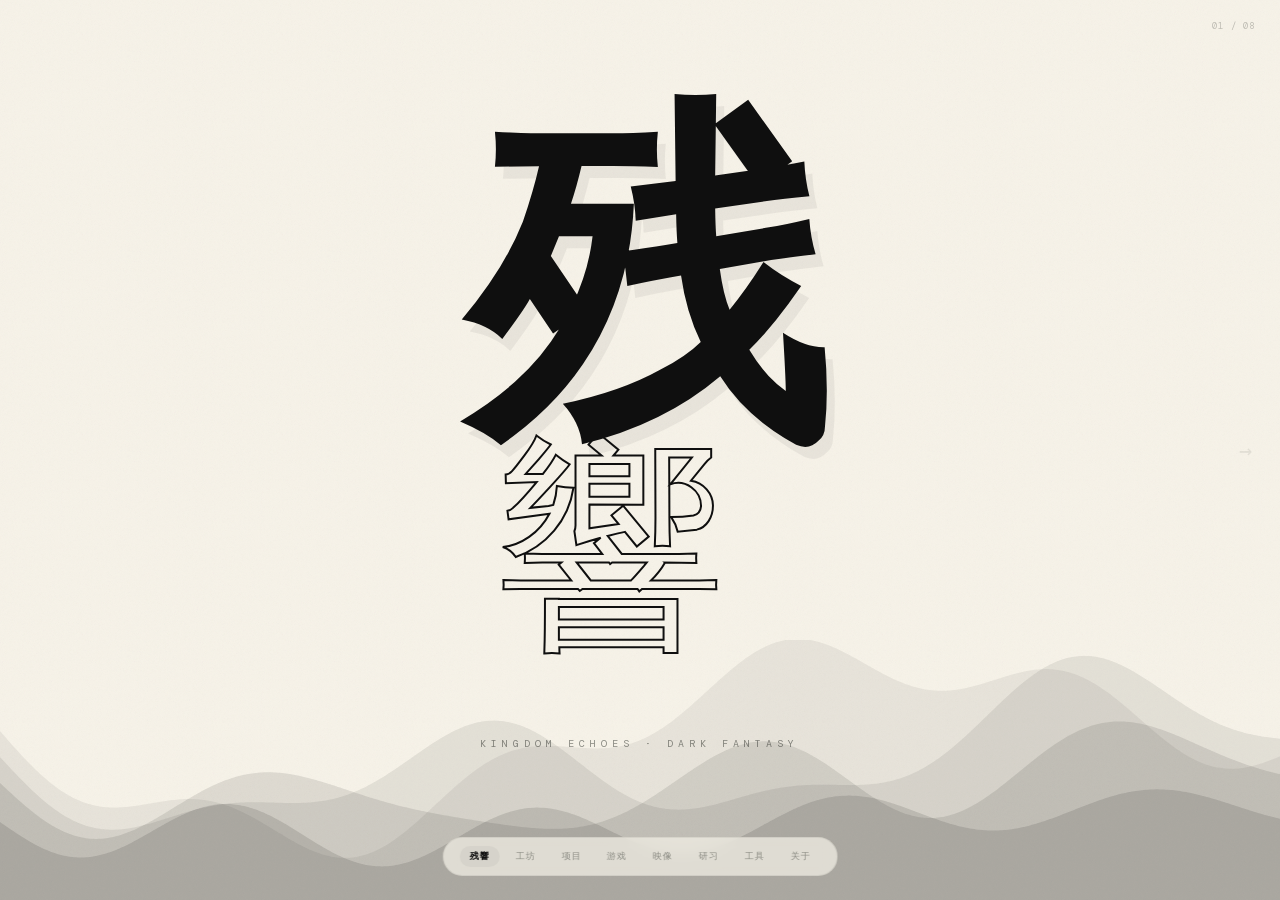
<file: index.html>
<!DOCTYPE html>
<html lang="zh-CN">
<head><meta charset="UTF-8"><meta name="viewport" content="width=device-width,initial-scale=1.0"><title>Echoes Atelier</title>
<style>
/* 自托管拉丁字体（无外部 CDN，国内外均可用）；中文用系统衬线栈 */
@font-face{font-family:'DM Mono';font-style:normal;font-weight:300;font-display:swap;src:url(fonts/dmmono-300.woff2) format('woff2')}
@font-face{font-family:'DM Mono';font-style:normal;font-weight:400;font-display:swap;src:url(fonts/dmmono-400.woff2) format('woff2')}
@font-face{font-family:'DM Mono';font-style:normal;font-weight:500;font-display:swap;src:url(fonts/dmmono-500.woff2) format('woff2')}
@font-face{font-family:'Playfair Display';font-style:italic;font-weight:400;font-display:swap;src:url(fonts/playfairdisplay-400i.woff2) format('woff2')}
@font-face{font-family:'Playfair Display';font-style:italic;font-weight:700;font-display:swap;src:url(fonts/playfairdisplay-700i.woff2) format('woff2')}
@font-face{font-family:'Playfair Display';font-style:normal;font-weight:400;font-display:swap;src:url(fonts/playfairdisplay-400.woff2) format('woff2')}
@font-face{font-family:'Playfair Display';font-style:normal;font-weight:700;font-display:swap;src:url(fonts/playfairdisplay-700.woff2) format('woff2')}
@font-face{font-family:'Playfair Display';font-style:normal;font-weight:900;font-display:swap;src:url(fonts/playfairdisplay-900.woff2) format('woff2')}
:root{--ink:#0f0f0f;--paper:#f6f2e8;--red:#b83830;--grey:#8a8a82}
*,*::before,*::after{margin:0;padding:0;box-sizing:border-box}
html,body{height:100%;overflow:hidden;background:var(--paper)}
body{font-family:'Noto Serif SC','Source Han Serif SC','Noto Serif CJK SC','Songti SC','STSong','SimSun',serif;color:var(--ink);-webkit-font-smoothing:antialiased;user-select:none;-webkit-user-select:none}
body::before{content:'';position:fixed;inset:0;z-index:0;pointer-events:none;opacity:.35;background-image:url("data:image/svg+xml,%3Csvg viewBox='0 0 256 256' xmlns='http://www.w3.org/2000/svg'%3E%3Cfilter id='n'%3E%3CfeTurbulence baseFrequency='0.7' numOctaves='3'/%3E%3C/filter%3E%3Crect width='100%25' height='100%25' filter='url(%23n)' opacity='0.1'/%3E%3C/svg%3E");background-size:200px;mix-blend-mode:multiply}
#scroll{display:flex;height:100vh;overflow-x:auto;overflow-y:hidden;scroll-snap-type:x mandatory;scroll-behavior:smooth;scrollbar-width:none}
#scroll::-webkit-scrollbar{display:none}
.panel{flex:0 0 100vw;height:100vh;scroll-snap-align:start;display:flex;align-items:center;justify-content:center;position:relative;overflow:hidden}
.panel:nth-child(even){background:rgba(0,0,0,.012)}
#inkCanvas{position:fixed;inset:0;z-index:1;pointer-events:none}
#mountainCanvas{position:fixed;bottom:0;left:0;z-index:3;pointer-events:none}
#nav{position:fixed;bottom:24px;left:50%;transform:translateX(-50%);z-index:100;display:flex;gap:6px;align-items:center;background:rgba(246,242,232,.7);backdrop-filter:blur(8px);-webkit-backdrop-filter:blur(8px);padding:8px 16px;border-radius:20px;border:1px solid rgba(0,0,0,.06)}
#nav button{font-family:'DM Mono',monospace;font-size:9px;letter-spacing:.1em;color:var(--grey);background:none;border:none;cursor:pointer;padding:4px 10px;border-radius:12px;transition:all .4s;text-transform:uppercase}
#nav button.active{color:var(--ink);background:rgba(0,0,0,.04);font-weight:700}
#nav button:hover:not(.active){color:var(--ink)}

#panelIdx{position:fixed;top:20px;right:24px;z-index:100;font-family:'DM Mono',monospace;font-size:9px;letter-spacing:.15em;color:var(--grey);opacity:.5}

.hero-zan{font-size:clamp(220px,28vw,460px);font-weight:900;line-height:.75;color:var(--ink);letter-spacing:-.04em;display:block;filter:drop-shadow(8px 12px 0px rgba(15,15,15,.06));transition:transform .08s ease-out,filter .3s;animation:heroBreathe 4s ease-in-out infinite}
@keyframes heroBreathe{0%,100%{filter:drop-shadow(8px 12px 0px rgba(15,15,15,.06))}50%{filter:drop-shadow(14px 18px 0px rgba(15,15,15,.12))}}
.hero-xiang{font-size:clamp(130px,18vw,280px);font-weight:200;color:transparent;-webkit-text-stroke:2px var(--ink);letter-spacing:.25em;margin-top:-24px;display:block;transition:transform .1s ease-out;animation:xiangFloat 5s ease-in-out infinite}
@keyframes xiangFloat{0%,100%{letter-spacing:.25em}50%{letter-spacing:.35em}}
.hero-tag{font-family:'DM Mono',monospace;font-size:10px;letter-spacing:.5em;color:var(--grey);margin-top:32px;text-transform:uppercase;display:block}

.intro-wrap{display:grid;grid-template-columns:1fr 1fr;gap:100px;max-width:1100px;padding:0 80px;align-items:end}
.intro-wrap h2{font-size:clamp(44px,7vw,80px);font-weight:700;line-height:1.05;letter-spacing:.02em;font-family:'Playfair Display','Noto Serif SC','Source Han Serif SC','Noto Serif CJK SC','Songti SC','STSong','SimSun',serif}
.intro-wrap h2 .cn{font-family:'Noto Serif SC','Source Han Serif SC','Noto Serif CJK SC','Songti SC','STSong','SimSun',serif;display:block;font-size:clamp(28px,4vw,48px);font-weight:300;color:var(--grey);margin-top:4px}
.intro-wrap p{font-size:15px;color:var(--grey);line-height:2.1;max-width:360px}
.stat-grid{display:grid;grid-template-columns:1fr 1fr;text-align:center;margin-top:48px}
.stat .val{font-family:'DM Mono',monospace;font-size:72px;font-weight:300;color:var(--red);line-height:1}
.stat .lbl{font-family:'DM Mono',monospace;font-size:9px;letter-spacing:.2em;color:var(--grey);margin-top:10px;text-transform:uppercase}
@media(max-width:768px){.intro-wrap{grid-template-columns:1fr;gap:48px;padding:0 40px}}

.proj-wrap{max-width:1000px;padding:0 80px;width:100%}
.proj-head{font-family:'DM Mono',monospace;font-size:10px;letter-spacing:.5em;color:var(--grey);text-align:center;margin-bottom:48px;text-transform:uppercase}
.proj-item{display:flex;align-items:center;gap:28px;padding:26px 0;border-top:1px solid rgba(0,0,0,.06);transition:all .5s cubic-bezier(.16,1,.3,1);position:relative}
.proj-item:hover{padding-left:32px;transform:scale(1.01);background:linear-gradient(90deg,rgba(0,0,0,.015),transparent)}
.proj-item::after{content:'';position:absolute;left:0;bottom:-1px;width:0;height:1px;background:var(--ink);transition:width .5s}
.proj-item:hover::after{width:100%}
.proj-item:first-child{border-top:2px solid var(--ink);animation:glow 3s ease-in-out infinite}
@keyframes glow{0%,100%{border-top-color:var(--ink)}50%{border-top-color:var(--red)}}
.proj-item .ptag{font-family:'DM Mono',monospace;font-size:8px;letter-spacing:.2em;color:var(--red);text-transform:uppercase;min-width:70px}
.proj-item:first-child .ptag{color:var(--ink)}
.proj-item h3{font-size:20px;font-weight:600;letter-spacing:.04em;min-width:160px}
.proj-item p{font-size:13px;color:var(--grey);flex:1;line-height:1.7}
.proj-item .plink{font-family:'DM Mono',monospace;font-size:14px;color:var(--red);opacity:0;transform:translateX(-12px);transition:all .4s;text-decoration:none;font-weight:700}
.proj-item:hover .plink{opacity:1;transform:translateX(0)}
@media(max-width:768px){.proj-wrap{padding:0 40px}.proj-item{flex-wrap:wrap;gap:8px}.proj-item h3{min-width:auto}}

.games-wrap{display:flex;gap:1px;max-width:700px;padding:0 80px}
.game-box{flex:1;text-align:center;padding:60px 40px;cursor:pointer;transition:all .6s cubic-bezier(.16,1,.3,1);position:relative;overflow:hidden}
.game-box::before{content:'';position:absolute;inset:0;background:radial-gradient(circle at center,rgba(0,0,0,.04),transparent);opacity:0;transition:opacity .6s}
.game-box:hover{transform:scale(1.03);background:rgba(0,0,0,.02)}
.game-box:hover::before{opacity:1}
.game-box .gi{font-size:110px;transition:all .6s cubic-bezier(.16,1,.3,1);display:block}
.game-box:hover .gi{transform:scale(1.2) rotate(-8deg);filter:drop-shadow(4px 8px 12px rgba(0,0,0,.1))}
.game-box h3{font-family:'Playfair Display',serif;font-size:32px;font-weight:700;letter-spacing:.04em;margin-top:24px;transition:transform .4s}
.game-box:hover h3{transform:translateY(-4px)}
.game-box .sub{font-family:'DM Mono',monospace;font-size:10px;color:var(--grey);letter-spacing:.15em;margin-top:10px;text-transform:uppercase}

.photo-grid{display:grid;grid-template-columns:repeat(6,1fr);gap:2px;padding:0 80px;max-width:1200px}
.photo-cell{aspect-ratio:1;overflow:hidden;cursor:pointer;position:relative;background:rgba(0,0,0,.02);transition:transform .5s cubic-bezier(.16,1,.3,1);z-index:1}
.photo-cell:hover{transform:scale(1.08);z-index:10;box-shadow:0 16px 48px rgba(0,0,0,.15)}
.photo-cell img{width:100%;height:100%;object-fit:cover;filter:grayscale(1) contrast(1.05);transition:all .7s}
.photo-cell:hover img{filter:grayscale(0)}
.photo-cell::after{content:attr(data-l);position:absolute;bottom:0;left:0;right:0;padding:12px;background:linear-gradient(transparent,rgba(0,0,0,.5));color:#fff;font-size:10px;font-weight:600;font-family:'Noto Serif SC','Source Han Serif SC','Noto Serif CJK SC','Songti SC','STSong','SimSun',serif;letter-spacing:.04em;opacity:0;transition:opacity .4s}
.photo-cell:hover::after{opacity:1}
@media(max-width:900px){.photo-grid{grid-template-columns:repeat(3,1fr);padding:0 40px}}

.codex-wrap{max-width:800px;padding:0 80px;width:100%;text-align:center}
.codex-head{font-family:'DM Mono',monospace;font-size:10px;letter-spacing:.5em;color:var(--grey);margin-bottom:40px;text-transform:uppercase}
@media(max-width:768px){.codex-wrap{padding:0 40px}}

.tools-wrap{max-width:900px;padding:0 80px;width:100%}
.tools-head{font-family:'DM Mono',monospace;font-size:10px;letter-spacing:.5em;color:var(--grey);text-align:center;margin-bottom:40px;text-transform:uppercase}
.tool-row{display:grid;grid-template-columns:repeat(4,1fr);gap:1px;margin-bottom:1px}
.tool-item{display:flex;flex-direction:column;align-items:center;gap:8px;padding:24px 16px;text-decoration:none;color:var(--ink);border:1px solid rgba(0,0,0,.04);transition:all .4s;text-align:center}
.tool-item:hover{background:rgba(0,0,0,.015);border-color:rgba(0,0,0,.1);transform:translateY(-1px)}
.tool-item .ti{font-size:24px}
.tool-item .tn{font-size:12px;font-weight:500;letter-spacing:.04em}
.tool-item .td{font-family:'DM Mono',monospace;font-size:8px;color:var(--grey);letter-spacing:.1em;text-transform:uppercase}
@media(max-width:768px){.tool-row{grid-template-columns:1fr 1fr}.tools-wrap{padding:0 40px}}

.outro-wrap{text-align:center}
.outro-wrap h2{font-size:clamp(52px,8vw,96px);font-weight:700;letter-spacing:.02em;line-height:.95}
.outro-wrap .mega{display:block;font-size:clamp(140px,20vw,320px);font-weight:900;color:transparent;-webkit-text-stroke:2px var(--ink);line-height:.75;margin-top:4px;animation:megaPulse 4s ease-in-out infinite}
@keyframes megaPulse{0%,100%{-webkit-text-stroke-color:var(--ink)}50%{-webkit-text-stroke-color:var(--red)}}
.outro-wrap p{font-family:'DM Mono',monospace;font-size:9px;letter-spacing:.3em;color:var(--grey);margin-top:36px;text-transform:uppercase}
.outro-wrap a{color:var(--ink);text-underline-offset:6px}

.arrow{position:absolute;right:28px;top:50%;transform:translateY(-50%);font-size:22px;color:rgba(0,0,0,.08);pointer-events:none;animation:arr 2s ease-in-out infinite;font-family:'DM Mono',monospace}
.panel:last-child .arrow{display:none}
@keyframes arr{0%,100%{opacity:.15;transform:translateY(-50%) translateX(0)}50%{opacity:.5;transform:translateY(-50%) translateX(10px)}}

#lb{visibility:hidden;opacity:0;position:fixed;inset:0;z-index:300;background:rgba(15,15,15,.98);display:flex;align-items:center;justify-content:center;cursor:pointer;transition:all .5s}
#lb.on{visibility:visible;opacity:1}
#lb img{max-width:90vw;max-height:85vh;cursor:default;filter:grayscale(0)!important}
#lb .x{position:absolute;top:20px;right:28px;font-size:20px;color:#fff;cursor:pointer;font-family:'DM Mono',monospace}
#lb .nav{position:absolute;top:50%;font-size:40px;color:#fff;padding:20px;cursor:pointer;font-family:'DM Mono',monospace;transform:translateY(-50%)}
#lb .prev{left:20px}#lb .next{right:20px}

.fade-in{opacity:0;transform:translateY(40px);transition:all .8s cubic-bezier(.16,1,.3,1)}
.fade-in.show{opacity:1;transform:translateY(0)}
.fade-in.d1{transition-delay:.08s}.fade-in.d2{transition-delay:.16s}.fade-in.d3{transition-delay:.24s}.fade-in.d4{transition-delay:.32s}

/* ═══ Codex entry (panel 5) ═══ */
.codex-sub{font-size:14px;color:var(--grey);line-height:1.9;margin:0 auto 40px;max-width:480px}
.subj-grid{display:grid;grid-template-columns:1fr 1fr;gap:1px;max-width:680px;margin:0 auto}
.subj-card{text-align:left;padding:26px 28px;border:1px solid rgba(0,0,0,.06);cursor:pointer;transition:all .5s cubic-bezier(.16,1,.3,1);position:relative;overflow:hidden;background:rgba(0,0,0,0)}
.subj-card.soon{cursor:default;opacity:.5}
.subj-card:not(.soon):hover{transform:translateY(-2px);background:rgba(0,0,0,.02);border-color:rgba(0,0,0,.16)}
.subj-card .code{font-family:'DM Mono',monospace;font-size:9px;letter-spacing:.2em;color:var(--red);text-transform:uppercase}
.subj-card.soon .code{color:var(--grey)}
.subj-card h4{font-size:21px;font-weight:700;margin:8px 0 6px;letter-spacing:.03em}
.subj-card .meta{font-family:'DM Mono',monospace;font-size:9px;letter-spacing:.12em;color:var(--grey)}
.subj-card .go{font-family:'DM Mono',monospace;font-size:13px;color:var(--red);opacity:0;transform:translateX(-8px);transition:all .4s;position:absolute;right:24px;bottom:24px;font-weight:700}
.subj-card:not(.soon):hover .go{opacity:1;transform:translateX(0)}
@media(max-width:768px){.subj-grid{grid-template-columns:1fr}}

/* ═══ Study Reader Overlay ═══ */
#study{position:fixed;inset:0;z-index:400;background:var(--paper);display:none;flex-direction:column;user-select:text;-webkit-user-select:text}
#study.on{display:flex}
#study .sbar{display:flex;align-items:center;gap:14px;padding:13px 22px;border-bottom:1px solid rgba(0,0,0,.08);background:rgba(246,242,232,.92);backdrop-filter:blur(8px);flex:0 0 auto}
#study .sbar .stitle{font-family:'Playfair Display',serif;font-size:19px;font-weight:700;letter-spacing:.04em}
#study .sbar .stag{font-family:'DM Mono',monospace;font-size:9px;letter-spacing:.18em;color:var(--grey);text-transform:uppercase}
#study .sbar .grow{flex:1}
#study .sbar input{font-family:'Noto Serif SC','Source Han Serif SC','Noto Serif CJK SC','Songti SC','STSong','SimSun',serif;font-size:13px;padding:7px 14px;border:1px solid rgba(0,0,0,.12);border-radius:18px;background:rgba(255,255,255,.5);width:200px;outline:none;color:var(--ink)}
#study .sbar input:focus{border-color:var(--ink);width:260px}
#study .sclose{font-family:'DM Mono',monospace;font-size:20px;cursor:pointer;color:var(--grey);background:none;border:none;padding:2px 8px;line-height:1}
#study .sclose:hover{color:var(--ink)}
#study .sbody{flex:1;display:flex;overflow:hidden}
#study .stree{width:288px;flex:0 0 288px;overflow-y:auto;border-right:1px solid rgba(0,0,0,.08);padding:14px 0 80px;background:rgba(0,0,0,.012)}
#study .stree::-webkit-scrollbar{width:6px}#study .stree::-webkit-scrollbar-thumb{background:rgba(0,0,0,.12);border-radius:3px}
.stabs{display:flex;gap:1px;padding:0 14px 10px;flex-wrap:wrap}
.stab{font-family:'DM Mono',monospace;font-size:10px;letter-spacing:.08em;padding:7px 12px;cursor:pointer;background:none;border:1px solid rgba(0,0,0,.08);color:var(--grey);transition:all .3s}
.stab.on{color:#fff;border-color:transparent}
.sprog{padding:4px 18px 14px;font-family:'DM Mono',monospace;font-size:9px;color:var(--grey);letter-spacing:.08em}
.sprog .bar{height:3px;background:rgba(0,0,0,.08);border-radius:2px;margin-top:6px;overflow:hidden}
.sprog .bar i{display:block;height:100%;background:var(--red);width:0;transition:width .6s}
.tchap{font-size:13px;font-weight:700;padding:11px 18px 6px;letter-spacing:.04em;color:var(--ink);cursor:pointer;display:flex;align-items:center;gap:7px}
.tchap .ci{font-family:'DM Mono',monospace;font-size:8px;color:var(--grey);transition:transform .3s}
.tchap.col .ci{transform:rotate(-90deg)}
.tsec{font-family:'DM Mono',monospace;font-size:9px;letter-spacing:.12em;color:var(--grey);text-transform:uppercase;padding:9px 18px 3px}
.tpt{font-size:13px;padding:6px 18px 6px 30px;cursor:pointer;color:var(--grey);transition:all .25s;display:flex;align-items:center;gap:7px;line-height:1.4;border-left:2px solid transparent}
.tpt:hover{color:var(--ink);background:rgba(0,0,0,.02)}
.tpt.on{color:var(--ink);font-weight:600;border-left-color:var(--red);background:rgba(184,56,48,.05)}
.tpt .dot{width:5px;height:5px;border-radius:50%;flex:0 0 auto;background:rgba(0,0,0,.12)}
.tpt.done .dot{background:#508860}
.tpt.stub{opacity:.55}
.thide{display:none}

#study .sread{flex:1;overflow-y:auto;padding:48px 64px 120px}
#study .sread::-webkit-scrollbar{width:8px}#study .sread::-webkit-scrollbar-thumb{background:rgba(0,0,0,.12);border-radius:4px}
.rwrap{max-width:760px;margin:0 auto}
.rcrumb{font-family:'DM Mono',monospace;font-size:9px;letter-spacing:.14em;color:var(--grey);text-transform:uppercase;margin-bottom:14px}
.rhead{display:flex;align-items:baseline;gap:16px;flex-wrap:wrap;border-bottom:2px solid var(--ink);padding-bottom:18px;margin-bottom:8px}
.rhead h1{font-size:32px;font-weight:700;letter-spacing:.02em;font-family:'Playfair Display','Noto Serif SC','Source Han Serif SC','Noto Serif CJK SC','Songti SC','STSong','SimSun',serif}
.rfreq{font-family:'DM Mono',monospace;font-size:11px;color:var(--red);letter-spacing:.1em}
.rtags{display:flex;gap:6px;flex-wrap:wrap;margin:14px 0 30px}
.rtag{font-family:'DM Mono',monospace;font-size:9px;letter-spacing:.06em;color:var(--grey);border:1px solid rgba(0,0,0,.1);padding:3px 9px;border-radius:11px}
.rsec{margin:30px 0}
.rsec .rlabel{font-family:'DM Mono',monospace;font-size:10px;letter-spacing:.2em;color:var(--red);text-transform:uppercase;display:flex;align-items:center;gap:10px;margin-bottom:14px}
.rsec .rlabel::after{content:'';flex:1;height:1px;background:rgba(0,0,0,.07)}
.rsec.pit .rlabel{color:#9a6b00}.rsec.mn .rlabel{color:#508860}
.rbody{font-size:15.5px;line-height:1.95;color:#262622}
.rbody p{margin:0 0 14px}
.rbody ul,.rbody ol{margin:0 0 14px;padding-left:22px}.rbody li{margin:5px 0;line-height:1.85}
.rbody b,.rbody strong{font-weight:700;color:var(--ink)}
.rbody h4{font-size:17px;font-weight:700;margin:26px 0 11px;color:var(--ink);letter-spacing:.02em;padding-left:12px;border-left:3px solid var(--red)}
.rbody h4:first-child{margin-top:4px}
.rbody h5{font-size:14.5px;font-weight:700;margin:18px 0 8px;color:#3a3a34}
.rbody .lead{font-size:16.5px;line-height:2;color:#1a1a18}
.rbody blockquote{margin:0 0 16px;padding:2px 0 2px 18px;border-left:3px solid rgba(0,0,0,.14);color:#55524a;font-style:normal}
.rbody hr{border:none;border-top:1px dashed rgba(0,0,0,.12);margin:24px 0}
.rbody .tip{background:rgba(80,136,96,.08);border-left:3px solid #508860;padding:12px 16px;border-radius:0 6px 6px 0;margin:0 0 16px}
.rbody figure.rfig{margin:22px 0;padding:20px 16px 14px;border:1px solid rgba(0,0,0,.08);border-radius:10px;background:rgba(255,255,255,.45);text-align:center;overflow-x:auto}
.rbody figure.rfig svg{max-width:100%;height:auto;display:inline-block}
.rbody figure.rfig figcaption{font-family:'DM Mono',monospace;font-size:10.5px;letter-spacing:.06em;color:var(--grey);margin-top:12px;line-height:1.6}
.rbody figure.rfig text{font-family:'DM Mono','Songti SC','SimSun',monospace}
.rbody .animbox{margin:22px 0;padding:18px 16px 14px;border:1px solid rgba(0,0,0,.1);border-radius:10px;background:linear-gradient(180deg,rgba(184,56,48,.025),rgba(255,255,255,.4));text-align:center;overflow-x:auto}
.rbody .animbox .stage{min-height:40px}
.rbody .animbox svg{max-width:100%;height:auto}
.rbody .animbox svg text{font-family:'DM Mono','Songti SC',monospace}
.animctrl{display:flex;gap:9px;align-items:center;justify-content:center;margin-top:14px;flex-wrap:wrap}
.animctrl button{font-family:'DM Mono',monospace;font-size:11px;letter-spacing:.05em;padding:6px 14px;border:1px solid rgba(0,0,0,.16);background:rgba(255,255,255,.6);border-radius:16px;cursor:pointer;color:var(--ink);transition:all .3s}
.animctrl button:hover{border-color:var(--ink);background:#fff}
.animctrl button.primary{background:var(--red);color:#fff;border-color:transparent}
.animctrl .steplabel{font-family:'Noto Serif SC','Songti SC',serif;font-size:13px;color:var(--ink);min-width:190px;text-align:left;padding-left:6px}
.animctrl .dots{display:flex;gap:5px}
.animctrl .dots i{width:7px;height:7px;border-radius:50%;background:rgba(0,0,0,.14);transition:all .3s}
.animctrl .dots i.on{background:var(--red);transform:scale(1.25)}
.rbody .warn{background:rgba(154,107,0,.08);border-left:3px solid #9a6b00;padding:12px 16px;border-radius:0 6px 6px 0;margin:0 0 16px}
.rbody code{font-family:'DM Mono',monospace;font-size:13px;background:rgba(0,0,0,.05);padding:1px 6px;border-radius:4px;color:var(--red)}
.rbody pre{font-family:'DM Mono',monospace;font-size:12.5px;line-height:1.7;background:#1a1a18;color:#e8e3d6;padding:18px 20px;border-radius:8px;overflow-x:auto;margin:0 0 16px;white-space:pre}
.rbody pre code{background:none;color:inherit;padding:0}
.rbody table{border-collapse:collapse;width:100%;margin:0 0 16px;font-size:13.5px}
.rbody th,.rbody td{border:1px solid rgba(0,0,0,.12);padding:8px 12px;text-align:left;line-height:1.6}
.rbody th{background:rgba(0,0,0,.04);font-weight:700}
.rbody .note{background:rgba(184,56,48,.05);border-left:3px solid var(--red);padding:12px 16px;border-radius:0 6px 6px 0;margin:0 0 16px}
.rex{border:1px solid rgba(0,0,0,.1);border-radius:8px;padding:18px 20px;margin:0 0 16px;background:rgba(255,255,255,.4)}
.rex .q{font-weight:600;margin-bottom:10px;color:var(--ink)}
.rex .toggle{font-family:'DM Mono',monospace;font-size:10px;letter-spacing:.1em;color:var(--red);cursor:pointer;background:none;border:1px dashed rgba(184,56,48,.4);padding:5px 12px;border-radius:14px}
.rex .ans{margin-top:14px;padding-top:14px;border-top:1px dashed rgba(0,0,0,.12);display:none}
.rex.open .ans{display:block}.rex.open .toggle{display:none}
.pitlist li{margin:7px 0}
.rnav{display:flex;justify-content:space-between;gap:16px;margin-top:50px;border-top:1px solid rgba(0,0,0,.08);padding-top:24px}
.rnav button{font-family:'Noto Serif SC','Source Han Serif SC','Noto Serif CJK SC','Songti SC','STSong','SimSun',serif;font-size:13px;color:var(--ink);background:none;border:1px solid rgba(0,0,0,.12);padding:12px 20px;border-radius:8px;cursor:pointer;transition:all .3s;max-width:46%;text-align:left}
.rnav button:hover:not(:disabled){border-color:var(--ink);background:rgba(0,0,0,.02)}
.rnav button:disabled{opacity:.3;cursor:default}
.rnav .nlabel{font-family:'DM Mono',monospace;font-size:8px;letter-spacing:.15em;color:var(--grey);display:block;margin-bottom:3px}
.rdone{display:inline-flex;align-items:center;gap:8px;font-family:'DM Mono',monospace;font-size:11px;letter-spacing:.08em;color:var(--grey);cursor:pointer;border:1px solid rgba(0,0,0,.12);padding:8px 16px;border-radius:18px;transition:all .3s;user-select:none}
.rdone:hover{border-color:var(--ink)}
.rdone.on{background:#508860;color:#fff;border-color:transparent}
.rstub{text-align:center;color:var(--grey);padding:40px 0}
.rstub .big{font-size:40px;opacity:.3}
@media(max-width:768px){#study .stree{position:absolute;left:0;top:53px;bottom:0;z-index:5;box-shadow:4px 0 24px rgba(0,0,0,.1);transform:translateX(-100%);transition:transform .4s}#study.tree-open .stree{transform:translateX(0)}#study .sread{padding:28px 22px 100px}.smenu{display:inline-flex!important}}
.smenu{display:none;font-size:18px;background:none;border:none;cursor:pointer;color:var(--ink)}
</style></head>
<body>

<div id="scroll">

<!-- 0: HERO -->
<div class="panel" id="p0"><div style="text-align:center"><span class="hero-zan" id="zan">残</span><span class="hero-xiang" id="xiang">響</span><span class="hero-tag">Kingdom Echoes · Dark Fantasy</span></div><div class="arrow">→</div></div>

<!-- 1: INTRO -->
<div class="panel" id="p1"><div class="intro-wrap"><h2 class="fade-in">Echoes<span class="cn">残响工坊</span></h2><div class="fade-in d2"><p>暗黑童话的像素世界。无限地图 · 八种群落 · 手工精灵。每个像素都带着锈蚀王国的记忆。</p><div class="stat-grid"><div class="stat"><div class="val">01</div><div class="lbl">Game</div></div><div class="stat"><div class="val">08</div><div class="lbl">Biomes</div></div><div class="stat"><div class="val">∞</div><div class="lbl">World</div></div><div class="stat"><div class="val">'26</div><div class="lbl">Est.</div></div></div></div></div><div class="arrow">→</div></div>

<!-- 2: PROJECTS -->
<div class="panel" id="p2"><div class="proj-wrap"><div class="proj-head fade-in">Quest Log</div><div class="fade-in d1" id="projList"></div></div><div class="arrow">→</div></div>

<!-- 3: GAMES -->
<div class="panel" id="p3"><div class="games-wrap"><div class="game-box fade-in" onclick="showGame('snake')"><span class="gi">🐍</span><h3>Snake</h3><div class="sub">贪吃蛇 · 可玩</div></div><div class="game-box fade-in d2" onclick="showGame('pacman')"><span class="gi">👻</span><h3>Pac-Man</h3><div class="sub">吃豆人 · wasd</div></div></div><div class="arrow">→</div></div>

<!-- 4: PHOTOS -->
<div class="panel" id="p4"><div class="photo-grid" id="photoWall"></div><div class="arrow">→</div></div>

<!-- 5: CODEX / 研习 -->
<div class="panel" id="p5"><div class="codex-wrap"><div class="codex-head fade-in">Codex · 研习 · 自学库</div><p class="codex-sub fade-in d1">把每一个考点单独展开了讲——考纲骨架、原理例题、实战模拟、抢分技巧与记忆口诀。点开任一科目，进入全屏研习阅读器。</p><div class="subj-grid fade-in d2" id="subjGrid"></div></div><div class="arrow">→</div></div>

<!-- 6: TOOLS -->
<div class="panel" id="p6"><div class="tools-wrap"><div class="tools-head fade-in">Workshop · 工具箱</div><div class="fade-in d1" id="toolsBox"></div></div><div class="arrow">→</div></div>

<!-- 7: OUTRO -->
<div class="panel" id="p7"><div class="outro-wrap"><h2>残响工坊<span class="mega">墨</span></h2><p>小北 · 2026<br><br><a href="https://github.com/2e3u/kingdom-echoes" target="_blank">github.com/2e3u/kingdom-echoes</a><br><br>暗黑童话的余烬中<br>追寻创作者的微光</p></div></div>

</div>

<canvas id="inkCanvas"></canvas>
<canvas id="mountainCanvas"></canvas>
<div id="panelIdx">01 / 08</div>
<nav id="nav"></nav>
<div id="lb"><div class="x" onclick="clb()">×</div><div class="nav prev" onclick="event.stopPropagation();pp()">‹</div><img id="lbImg" onclick="event.stopPropagation()"><div class="nav next" onclick="event.stopPropagation();np()">›</div></div>

<!-- 研习 Reader -->
<div id="study">
  <div class="sbar">
    <button class="smenu" onclick="document.getElementById('study').classList.toggle('tree-open')">☰</button>
    <span class="stitle">研习</span><span class="stag">11408 / CET · Self-study Codex</span>
    <span class="grow"></span>
    <input id="sSearch" placeholder="搜索考点…" oninput="studySearch(this.value)">
    <button class="sclose" onclick="closeStudy()">×</button>
  </div>
  <div class="sbody">
    <div class="stree"><div class="stabs" id="sTabs"></div><div class="sprog" id="sProg"></div><div id="sTreeBody"></div></div>
    <div class="sread"><div class="rwrap" id="sRead"></div></div>
  </div>
</div>

<script>
// ═══ Panel counter top-right ═══
(function(){var idx=document.getElementById('panelIdx');document.getElementById('scroll').addEventListener('scroll',function(){var i=Math.round(this.scrollLeft/innerWidth)+1;idx.textContent=(i<10?'0':'')+i+' / 08'})})();
// ═══ Nav with text labels ═══
(function(){var labels=['残響','工坊','项目','游戏','映像','研习','工具','关于'],n=document.getElementById('nav'),ps=document.querySelectorAll('.panel');ps.forEach(function(p,i){var b=document.createElement('button');b.textContent=labels[i]||i;if(i===0)b.className='active';b.onclick=function(){p.scrollIntoView({behavior:'smooth',block:'nearest',inline:'start'})};n.appendChild(b)});document.getElementById('scroll').addEventListener('scroll',function(){var idx=Math.round(this.scrollLeft/innerWidth);document.querySelectorAll('#nav button').forEach(function(b,i){b.classList.toggle('active',i===idx)})})})();

// ═══ Hero parallax ═══
(function(){var z=document.getElementById('zan'),x=document.getElementById('xiang');if(!z||!x)return;document.addEventListener('mousemove',function(e){var mx=(e.clientX/innerWidth-.5)*80,my=(e.clientY/innerHeight-.5)*80;z.style.transform='translate('+mx+'px,'+my+'px) scale('+(1+Math.abs(mx)/800)+')';z.style.filter='drop-shadow('+(8+mx/10)+'px '+(12+my/6)+'px 0px rgba(15,15,15,'+(.06+Math.abs(mx)/2000)+'))';x.style.transform='translate('+(-mx*2.5)+'px,'+(-my*2.5)+'px)';x.style.letterSpacing=(.25+Math.abs(mx)/400)+'em'})})();

// ═══ Mountain ═══
(function(){var c=document.getElementById('mountainCanvas'),ctx;function draw(){c.width=innerWidth;c.height=260;ctx=c.getContext('2d');ctx.clearRect(0,0,c.width,c.height);var layers=[{y:.35,amp:65,a:.06,f:.006},{y:.45,amp:50,a:.08,f:.01},{y:.55,amp:35,a:.1,f:.015},{y:.7,amp:22,a:.12,f:.02}];var off=document.getElementById('scroll').scrollLeft*.2;layers.forEach(function(l){ctx.beginPath();ctx.moveTo(0,c.height);for(var x=0;x<=c.width;x+=2){var t=x+off*l.f*40;var y=c.height*l.y+Math.sin(t*l.f)*l.amp+Math.sin(t*.022)*l.amp*.4+Math.sin(t*.004)*l.amp*.7;ctx.lineTo(x,y)}ctx.lineTo(c.width,c.height);ctx.closePath();ctx.fillStyle='rgba(15,15,15,'+l.a+')';ctx.fill()})}draw();window.addEventListener('resize',draw);document.getElementById('scroll').addEventListener('scroll',draw);setInterval(draw,100)})();

// ═══ Ink ═══
(function(){var c=document.getElementById('inkCanvas'),ctx,wd=innerWidth,ht=innerHeight,drops=[],trail=[],drawing=!1;function rs(){wd=c.width=innerWidth;ht=c.height=innerHeight}rs();window.onresize=rs;ctx=c.getContext('2d');ctx.lineCap='round';ctx.lineJoin='round';setInterval(function(){if(drops.filter(function(d){return!d.settled}).length<2){var r=50+Math.random()*80;drops.push({x:Math.random()*wd,y:Math.random()*ht,r:0,maxR:r,alpha:.18+Math.random()*.18,life:0,maxLife:140+Math.random()*180})}},2500);document.addEventListener('mousemove',function(e){if(drawing){trail.push({x:e.clientX,y:e.clientY,t:performance.now()});if(trail.length>200)trail.shift()}});document.addEventListener('mousedown',function(e){trail=[{x:e.clientX,y:e.clientY,t:performance.now()}];drawing=!0});document.addEventListener('mouseup',function(){drawing=!1});
function loop(){
  var now=performance.now();trail=trail.filter(function(p){return now-p.t<1800});
  ctx.clearRect(0,0,wd,ht);
  // Drops
  for(var i=drops.length-1;i>=0;i--){var d=drops[i];d.r+=(d.maxR-d.r)*.03;d.life++;var p=d.life/d.maxLife,a=d.alpha*(1-p*p);var g=ctx.createRadialGradient(d.x,d.y,0,d.x,d.y,d.r);g.addColorStop(0,'rgba(15,15,15,'+a+')');g.addColorStop(.4,'rgba(15,15,15,'+(a*.5)+')');g.addColorStop(1,'rgba(15,15,15,0)');ctx.fillStyle=g;ctx.beginPath();ctx.arc(d.x,d.y,d.r,0,2*Math.PI);ctx.fill();if(d.life>d.maxLife)drops.splice(i,1)}
  // Trail
  if(trail.length>1){
    ctx.beginPath();ctx.moveTo(trail[0].x,trail[0].y);
    for(var j=1;j<trail.length;j++){var mx=(trail[j-1].x+trail[j].x)/2,my=(trail[j-1].y+trail[j].y)/2;ctx.quadraticCurveTo(trail[j-1].x,trail[j-1].y,mx,my)}
    ctx.strokeStyle='rgba(15,15,15,0.06)';ctx.lineWidth=28;ctx.stroke();ctx.strokeStyle='rgba(15,15,15,0.1)';ctx.lineWidth=14;ctx.stroke();ctx.strokeStyle='rgba(15,15,15,0.3)';ctx.lineWidth=4;ctx.stroke();
  }
  requestAnimationFrame(loop)}loop()})();

// ═══ Projects ═══
(function(){var q=[{t:'✦ MAIN',n:'Kingom Echoes',d:'暗黑童话沙盒RPG Godot 4.6 手工像素 八群落+生态+装饰',l:'https://github.com/2e3u/kingdom-echoes'},{t:'side',n:'Echo Scroll',d:'手卷式个人主页 此刻所在'},{t:'side',n:'Snake Pac-Man',d:'街机经典 Canvas渲染引擎'},{t:'side',n:'408 Notes',d:'计算机考研 数据结构 OS 网络'},{t:'side',n:'Dotfiles',d:'Neovim tmux Zsh 一键部署'}];document.getElementById('projList').innerHTML=q.map(function(i,n){var lk=i.l?'<a class=plink href='+i.l+' target=_blank>&rarr;</a>':'<span class=plink style=color:var(--grey)>—</span>';return'<div class="proj-item fade-in'+(n?(' d'+n):'')+'"><span class="ptag">'+i.t+'</span><h3>'+i.n+'</h3><p>'+i.d+'</p>'+lk+'</div>'}).join('')})();
// ═══ Snake Game ═══
function showGame(g){
  var ov=document.createElement('div');ov.style.cssText='position:fixed;inset:0;z-index:250;background:var(--paper);display:flex;align-items:center;justify-content:center;flex-direction:column;gap:12px';
  if(g==='snake'){
    var cv=document.createElement('canvas');cv.width=480;cv.height=480;cv.style.border='1px solid rgba(0,0,0,.06)';ov.appendChild(cv);
    var lbl=document.createElement('div');lbl.style.cssText='font-family:DM Mono,monospace;font-size:10px;color:var(--grey);letter-spacing:.1em';lbl.textContent='SCORE: 0';ov.appendChild(lbl);
    var hint=document.createElement('div');hint.style.cssText='font-family:DM Mono,monospace;font-size:8px;color:var(--faint);letter-spacing:.15em';hint.textContent='WASD/←↑↓→ · SPACE restart · ESC close';ov.appendChild(hint);
    var ctx=cv.getContext('2d'),gs=16,snake=[{x:7,y:7},{x:6,y:7},{x:5,y:7}],dir={x:1,y:0},food={x:12,y:12},score=0,gameOver=!1,timer;
    function spawnFood(){do{food.x=Math.floor(Math.random()*(cv.width/gs));food.y=Math.floor(Math.random()*(cv.height/gs))}while(snake.some(function(s){return s.x===food.x&&s.y===food.y}))}
    function step(){
      if(gameOver)return;
      var head={x:snake[0].x+dir.x,y:snake[0].y+dir.y};
      if(head.x<0||head.x>=cv.width/gs||head.y<0||head.y>=cv.height/gs||snake.some(function(s){return s.x===head.x&&s.y===head.y})){gameOver=!0;clearInterval(timer);ctx.fillStyle='rgba(15,15,15,.3)';ctx.font='24px DM Mono,monospace';ctx.textAlign='center';ctx.fillText('GAME OVER',cv.width/2,cv.height/2);ctx.textAlign='start';return}
      snake.unshift(head);if(head.x===food.x&&head.y===food.y){score+=10;lbl.textContent='SCORE: '+score;spawnFood()}else{snake.pop()}
      ctx.clearRect(0,0,cv.width,cv.height);ctx.fillStyle='rgba(15,15,15,.03)';for(var x=0;x<cv.width/gs;x++)for(var y=0;y<cv.height/gs;y++)if((x+y)%2===0)ctx.fillRect(x*gs,y*gs,gs,gs);
      ctx.fillStyle='#b83830';ctx.fillRect(food.x*gs+2,food.y*gs+2,gs-4,gs-4);
      snake.forEach(function(s,i){ctx.fillStyle=i===0?'rgba(15,15,15,.8)':'rgba(15,15,15,.4)';ctx.fillRect(s.x*gs+1,s.y*gs+1,gs-2,gs-2)})
    }
    timer=setInterval(step,120);
    document.addEventListener('keydown',function h(e){
      if(!ov.parentNode){document.removeEventListener('keydown',h);return}
      if(e.key==='Escape'){ov.remove();clearInterval(timer);document.removeEventListener('keydown',h);return}
      if(e.key===' '||e.code==='Space'){e.preventDefault();snake=[{x:7,y:7},{x:6,y:7},{x:5,y:7}];dir={x:1,y:0};score=0;gameOver=!1;lbl.textContent='SCORE: 0';spawnFood();clearInterval(timer);timer=setInterval(step,120);return}
      if(gameOver)return;
      var k=e.key.toLowerCase();if((k==='w'||k==='arrowup')&&dir.y!==1)dir={x:0,y:-1};if((k==='s'||k==='arrowdown')&&dir.y!==-1)dir={x:0,y:1};if((k==='a'||k==='arrowleft')&&dir.x!==1)dir={x:-1,y:0};if((k==='d'||k==='arrowright')&&dir.x!==-1)dir={x:1,y:0}
    });
    ov.addEventListener('click',function(e){if(e.target===ov){ov.remove();clearInterval(timer)}})
  }else{
    ov.innerHTML='<div style="font-size:96px">👻</div><div style="font-size:36px;font-weight:700;font-family:Playfair Display,serif">Pac-Man</div><div style="font-family:DM Mono,monospace;font-size:10px;color:var(--grey);letter-spacing:.15em">WASD · SPACE · ESC</div>';
    ov.addEventListener('click',function(){ov.remove()})
  }
  document.body.appendChild(ov)
}

// ═══ Photos ═══
var _px=0,_ps=[];
(function(){var I=[{s:'https://images.unsplash.com/photo-1464822759023-fed622ff2c3b?w=300&h=300&fit=crop',l:'百花山'},{s:'https://images.unsplash.com/photo-1506905925346-21bda4d32df4?w=300&h=300&fit=crop',l:'灵山'},{s:'https://images.unsplash.com/photo-1441974231531-c6227db76b6e?w=300&h=300&fit=crop',l:'香山'},{s:'https://images.unsplash.com/photo-1454496522488-7a8e73e4a7c2?w=300&h=300&fit=crop',l:'玉渡山'},{s:'https://images.unsplash.com/photo-1501785888041-af3ef285b470?w=300&h=300&fit=crop',l:'海坨山'},{s:'https://images.unsplash.com/photo-1470071459604-3b5ec3a7fe05?w=300&h=300&fit=crop',l:'雾灵山'},{s:'https://images.unsplash.com/photo-1469474968028-56623f02e42e?w=300&h=300&fit=crop',l:'喇叭沟门'},{s:'https://images.unsplash.com/photo-1506744038136-46273834b3fb?w=300&h=300&fit=crop',l:'金海湖'},{s:'https://images.unsplash.com/photo-1519681393784-d120267933ba?w=300&h=300&fit=crop',l:'冰山梁'},{s:'https://images.unsplash.com/photo-1486870591958-9b9d0d1dda99?w=300&h=300&fit=crop',l:'天际线'},{s:'https://images.unsplash.com/photo-1505765050516-f72dcac9c60e?w=300&h=300&fit=crop',l:'山脉'},{s:'https://images.unsplash.com/photo-1518837695005-2083093ee35b?w=300&h=300&fit=crop',l:'海浪'}];_ps=I;document.getElementById('photoWall').innerHTML=I.map(function(p,i){return'<div class="photo-cell" data-l="'+p.l+'" onclick="op('+i+')"><img src="'+p.s+'" loading="lazy"></div>'}).join('')})();
function op(i){_px=i;document.getElementById('lbImg').src=_ps[i].s;document.getElementById('lb').classList.add('on')}
function clb(){document.getElementById('lb').classList.remove('on')}
function pp(){_px=(_px-1+_ps.length)%_ps.length;document.getElementById('lbImg').src=_ps[_px].s}
function np(){_px=(_px+1)%_ps.length;document.getElementById('lbImg').src=_ps[_px].s}
document.addEventListener('keydown',function(e){if(!document.getElementById('lb').classList.contains('on'))return;if(e.key==='Escape')clb();if(e.key==='ArrowLeft')pp();if(e.key==='ArrowRight')np()});


// ═══ Tools ═══
(function(){var rows=[[{i:'🐙',n:'GitHub',d:'code',u:'https://github.com'},{i:'🖥️',n:'VS Code',d:'editor',u:'https://code.visualstudio.com'},{i:'⚡',n:'Vite',d:'build',u:'https://vitejs.dev'},{i:'▲',n:'Vercel',d:'deploy',u:'https://vercel.com'}],[{i:'📘',n:'LeetCode',d:'practice',u:'https://leetcode.cn'},{i:'🎓',n:'MOOC',d:'courses',u:'https://icourse163.org'},{i:'🧮',n:'VisuAlgo',d:'algorithms',u:'https://visualgo.net'},{i:'📚',n:'MDN',d:'docs',u:'https://developer.mozilla.org'}],[{i:'🎨',n:'Dribbble',d:'inspiration',u:'https://dribbble.com'},{i:'🖼️',n:'Unsplash',d:'photos',u:'https://unsplash.com'},{i:'🌈',n:'Coolors',d:'palettes',u:'https://coolors.co'},{i:'📐',n:'Figma',d:'design',u:'https://figma.com'}]];var g=document.getElementById('toolsBox'),h='';for(var r=0;r<rows.length;r++){h+='<div class=tool-row>';for(var c=0;c<rows[r].length;c++){var t=rows[r][c];h+='<a class=tool-item href='+t.u+' target=_blank><span class=ti>'+t.i+'</span><span class=tn>'+t.n+'</span><span class=td>'+t.d+'</span></a>'}h+='</div>'}g.innerHTML=h})();

// Init
(function(){
  function reveal(p){if(p)p.querySelectorAll('.fade-in').forEach(function(e){e.classList.add('show')})}
  var ps=document.querySelectorAll('.panel');
  reveal(ps[0]);// hero immediately
  // reveal each panel's fade-ins when it scrolls into view
  var sc=document.getElementById('scroll');
  function check(){var idx=Math.round(sc.scrollLeft/innerWidth);reveal(ps[idx])}
  sc.addEventListener('scroll',check);
  // safety net: if no scroll happens, reveal everything after a moment
  setTimeout(function(){ps.forEach(reveal)},2500);
})();

// ═══ Keyboard Nav ═══
document.addEventListener('keydown',function(e){if(document.getElementById('lb').classList.contains('on'))return;var s=document.getElementById('scroll'),idx=Math.round(s.scrollLeft/innerWidth),ps=document.querySelectorAll('.panel');if(e.key==='ArrowRight'||e.key==='ArrowDown'){idx=Math.min(idx+1,ps.length-1);ps[idx].scrollIntoView({behavior:'smooth',block:'nearest',inline:'start'})}if(e.key==='ArrowLeft'||e.key==='ArrowUp'){idx=Math.max(idx-1,0);ps[idx].scrollIntoView({behavior:'smooth',block:'nearest',inline:'start'})}});

// ═══ Back-to-Hero Button ═══
(function(){var b=document.createElement('button');b.textContent='↑';b.style.cssText='position:fixed;bottom:24px;left:24px;z-index:100;width:36px;height:36px;border-radius:50%;border:1px solid rgba(0,0,0,.1);background:rgba(246,242,232,.7);backdrop-filter:blur(8px);cursor:pointer;font-size:16px;color:var(--grey);transition:all .4s;opacity:0;pointer-events:none';b.onclick=function(){document.getElementById('p0').scrollIntoView({behavior:'smooth',block:'nearest',inline:'start'})};document.body.appendChild(b);document.getElementById('scroll').addEventListener('scroll',function(){var show=this.scrollLeft>innerWidth*.5;b.style.opacity=show?'1':'0';b.style.pointerEvents=show?'auto':'none'})})();
</script>
<script>
/* ════════════════════════════════════════════════════════════
   研习 · 11408 自学知识库
   数据模型: subjects → chapters → secs(节) → pts(考点)
   每个考点字段:
     id   唯一标识(用于"已学"记录与跳转)
     t    标题
     freq 考频(★ 越多越高频)
     tags 关键词(供搜索)
     concept  概念详解 · 原理 (HTML)
     visual   公式 · 代码 · 图示 (HTML, 可含 LaTeX \( \) \[ \])
     examples 例题/真题 [{q:题干HTML, a:解析HTML}]
     pits     易错点 [字符串/HTML]
     mn       记忆技巧 (HTML)
     todo     若考点尚未展开, 列出计划提纲(数组)
   —— 用 R`` (String.raw) 包裹任何含反斜杠的 LaTeX, 保证转义正确
   ════════════════════════════════════════════════════════════ */
var R = String.raw;

window.STUDY = {
subjects: [

/* ═══════════════════════════ 408 专业课 ═══════════════════════════ */
{
  id:'408', code:'408', name:'计算机 408', color:'#b83830',
  chapters:[

  /* ───────── 数据结构 ───────── */
  { id:'ds', name:'数据结构', secs:[

    { id:'ds-intro', name:'绪论 · 算法分析', pts:[
      {
        id:'ds-complexity', t:'时间复杂度与空间复杂度', freq:'★★★★☆',
        tags:['大O','渐进','复杂度','递归','主定理'],
        concept:R`
          <p class="lead">算法分析回答一个朴素的问题：当数据规模变大，这个算法会<b>慢成什么样</b>？这一节是整门数据结构的"度量衡"——后面比较任何两种数据结构或算法，比的都是这里定义的复杂度。务必把它彻底吃透，而不是背几个 \(O(\cdot)\) 符号。</p>

          <h4>一、为什么不用"秒"来衡量</h4>
          <p>同一个算法，在你的笔记本和在超算上跑出的秒数天差地别；换种编程语言、开不开编译优化，结果又不同。秒数依赖<b>机器、语言、实现细节</b>，不能用来客观比较"算法本身的好坏"。</p>
          <p>于是我们改为统计<b>基本操作（最核心、执行次数最多的那一句）的执行次数</b>，把它写成关于问题规模 \(n\) 的函数 \(T(n)\)。比如排序里的"比较"、查找里的"关键字比较"。\(T(n)\) 只和算法逻辑与输入规模有关，与机器无关——这才是可比较的量。</p>

          <h4>二、为什么只保留"最高阶项"</h4>
          <p>假设某算法 \(T(n)=3n^2+5n+100\)。当 \(n=10\)，三项分别是 300、50、100，低阶项还挺显眼；但当 \(n=10^6\)，\(3n^2\) 是 \(3\times10^{12}\)，而 \(5n+100\) 才五百万——<b>低阶项和常数系数的贡献被彻底淹没</b>。</p>
          <p>我们关心的是 \(n\to\infty\) 时的<b>增长趋势</b>，所以做两步简化：① 去掉低阶项；② 去掉最高阶项的系数。\(3n^2+5n+100\) 就简化成 \(n^2\) 这个"增长率代表"，记作 \(O(n^2)\)。这就是<b>渐进分析</b>的核心思想：抓主要矛盾。</p>

          <h4>三、三种渐进记号的精确含义</h4>
          <p>很多人只会用 \(O\)，但三种界各有定义，选择题专爱在这里设坑：</p>
          <ul>
            <li><b>\(O\)（大O，渐进上界）</b>：存在常数 \(c>0,\ n_0\)，使 \(n\ge n_0\) 时 \(T(n)\le c\,f(n)\)。意思是"<b>增长不快于</b> \(f(n)\)"，是天花板。</li>
            <li><b>\(\Omega\)（大Ω，渐进下界）</b>：\(T(n)\ge c\,f(n)\)，"<b>增长不慢于</b> \(f(n)\)"，是地板。</li>
            <li><b>\(\Theta\)（大Θ，紧确界）</b>：同时是上界和下界，"<b>增长恰好同阶</b>"，最精确。\(T(n)=\Theta(f)\) ⟺ \(T(n)=O(f)\) 且 \(T(n)=\Omega(f)\)。</li>
          </ul>
          <blockquote>注意 \(O\) 只是"不超过"：说冒泡排序是 \(O(n^3)\) 在数学上<b>也对</b>（确实没超过 \(n^3\)），只是不够紧。所以严谨表述常用 \(\Theta\)。考研选择题若不特别说明，"时间复杂度"默认问<b>最坏情况下的紧界</b>。</blockquote>

          <h4>四、最好 / 最坏 / 平均情况</h4>
          <p>同一算法对不同输入，执行次数可能不同。以在长度 n 的无序表中顺序查找某值为例：</p>
          <ul>
            <li><b>最好情况</b>：第一个就是 ⇒ 1 次 ⇒ \(O(1)\)；</li>
            <li><b>最坏情况</b>：最后一个或不存在 ⇒ n 次 ⇒ \(O(n)\)；</li>
            <li><b>平均情况</b>：等概率假设下平均比较 \(\frac{n+1}{2}\) 次 ⇒ \(O(n)\)。</li>
          </ul>
          <p>工程上最关心<b>最坏情况</b>（给出性能保证的上限），其次是平均情况（反映典型表现）。最好情况几乎没参考价值。</p>

          <h4>五、空间复杂度，以及递归的"隐藏开销"</h4>
          <p>空间复杂度 \(S(n)\) 统计算法运行时<b>额外</b>占用的存储（不含输入本身）随 n 的增长。原地算法（如冒泡、堆排序）只用常数个辅助变量，是 \(O(1)\)；归并排序需要一个等长辅助数组，是 \(O(n)\)。</p>
          <p class="warn"><b>递归的空间复杂度极易算错</b>：它由<b>递归调用栈的最大深度</b>决定，而不是调用的总次数。例如朴素递归求斐波那契，调用总次数高达 \(O(2^n)\)（时间复杂度），但任意时刻栈里最多只有一条从根到叶的路径，深度 \(O(n)\)，所以<b>空间复杂度只有 \(O(n)\)</b>。"时间指数、空间线性"是这一考点的经典反差。</p>`,
        visual:R`
          <h4>复杂度"天梯"与增长率直观感受</h4>
          <p>常见量级由小到大，务必背熟：</p>
          \[ O(1) < O(\log n) < O(n) < O(n\log n) < O(n^2) < O(n^3) < O(2^n) < O(n!) \]
          <p>抽象的大小关系，用具体数字一看就懂（设每次基本操作 1 纳秒）：</p>
          <table>
            <tr><th>\(n\)</th><th>\(\log n\)</th><th>\(n\)</th><th>\(n\log n\)</th><th>\(n^2\)</th><th>\(2^n\)</th></tr>
            <tr><td>10</td><td>3.3</td><td>10</td><td>33</td><td>100</td><td>1024</td></tr>
            <tr><td>100</td><td>6.6</td><td>100</td><td>664</td><td>1万</td><td>\(10^{30}\)</td></tr>
            <tr><td>1000</td><td>10</td><td>1000</td><td>1万</td><td>100万</td><td>天文数字</td></tr>
          </table>
          <p>可见 \(2^n\) 在 \(n=100\) 就已经是"算到宇宙毁灭也算不完"——所以指数级算法基本等于"不可用"，这也是为什么 NP 难问题让人头疼。</p>

          <h4>循环结构的复杂度——三种典型模式</h4>
          <table>
            <tr><th>代码特征</th><th>复杂度</th><th>原因</th></tr>
            <tr><td>循环变量 <code>+1</code> 递增</td><td>\(O(n)\)</td><td>线性次数</td></tr>
            <tr><td>循环变量 <code>×2</code> / <code>÷2</code></td><td>\(O(\log n)\)</td><td>翻倍/折半，对数次</td></tr>
            <tr><td>k 层独立嵌套（各跑 n）</td><td>\(O(n^k)\)</td><td>次数相乘</td></tr>
          </table>
          <p class="tip"><b>速判口诀</b>：循环变量做<b>加减</b> → 线性；做<b>乘除</b> → 对数；嵌套循环把各层次数<b>相乘</b>；顺序的代码段取<b>最大</b>的那段。</p>

          <h4>递归式求解（一）：递归树法</h4>
          <p>把递归展开成一棵树，每层的"非递归代价"加起来，再乘以层数。以归并排序 \(T(n)=2T(n/2)+cn\) 为例：</p>
          <pre><code>          cn            ← 第0层: 代价 cn
        /    \
     cn/2    cn/2        ← 第1层: 合计 cn
     / \      / \
  cn/4 cn/4 cn/4 cn/4    ← 第2层: 合计 cn
     ......              ← 每层合计都是 cn</code></pre>
          <p>每层总代价都是 \(cn\)，规模每层折半 ⇒ 共 \(\log_2 n\) 层，故 \(T(n)=cn\cdot\log_2 n=\Theta(n\log n)\)。递归树法直观，适合不规则递归。</p>

          <h4>递归式求解（二）：主定理（套公式）</h4>
          <p>对形如 \(T(n)=a\,T(n/b)+f(n)\)（\(a\ge1,\ b>1\)）的递归，比较 \(f(n)\) 与"递归代价" \(n^{\log_b a}\)：</p>
          <ul>
            <li>\(f(n)\) 比 \(n^{\log_b a}\) <b>小</b>（递归占主导）⇒ \(T(n)=\Theta(n^{\log_b a})\)；</li>
            <li>两者<b>同阶</b> ⇒ \(T(n)=\Theta(n^{\log_b a}\log n)\)；</li>
            <li>\(f(n)\) 比 \(n^{\log_b a}\) <b>大</b>（合并占主导，且满足正则条件）⇒ \(T(n)=\Theta(f(n))\)。</li>
          </ul>
          <p>验证归并排序：\(a=2,b=2\Rightarrow n^{\log_2 2}=n^1=n\)，而 \(f(n)=cn\) 与 \(n\) 同阶 ⇒ 第二种情况 ⇒ \(\Theta(n\log n)\)，与递归树法结果一致。</p>`,
        examples:[
          { q:R`<b>(基础·对数型)</b> 分析时间复杂度：<pre><code>i = 1;
while (i <= n)
    i = i * 2;</code></pre>`,
            a:R`<p>循环变量 <code>i</code> 每轮<b>翻倍</b>：取值 \(1,2,4,8,\dots,2^k\)。循环在 \(2^k>n\) 时终止，即 \(k>\log_2 n\)，约执行 \(\log_2 n\) 次。</p><p>故时间复杂度 \(\Theta(\log n)\)。<b>记住：变量做乘除（而非加减）几乎一定是对数级。</b>若改成 <code>i=i*3</code>，则是 \(\log_3 n\)，但 \(O\) 不写底数（换底只差常数）。</p>` },
          { q:R`<b>(进阶·求和)</b> 求 <code>x++</code> 的执行次数与复杂度：<pre><code>for (i = 1; i <= n; i++)
    for (j = 1; j <= i; j++)
        x++;</code></pre>`,
            a:R`<p>内层随 i 变化：\(i=1\) 跑 1 次、\(i=2\) 跑 2 次……\(i=n\) 跑 n 次。总次数为等差数列求和：</p>\[ 1+2+\dots+n=\frac{n(n+1)}{2}=\frac{n^2}{2}+\frac{n}{2}. \]<p>去掉系数与低阶项 ⇒ \(\Theta(n^2)\)。<b>这类"内层上限依赖外层变量"的循环，要老实求和，不能简单说成 \(n\times n\)（虽然量级恰好也是 \(n^2\)，但次数差一倍）。</b></p>` },
          { q:R`<b>(陷阱·嵌套对数)</b> 分析：<pre><code>for (i = 1; i <= n; i++)
    for (j = 1; j <= n; j = j * 2)
        x++;</code></pre>`,
            a:R`<p>外层线性 n 次；内层 j 翻倍 ⇒ \(\log_2 n\) 次。两层独立，次数相乘：</p>\[ T(n)=n\cdot\log_2 n=\Theta(n\log n). \]<p><b>不能因为是"双重循环"就条件反射写 \(O(n^2)\)</b>——内层是对数型，整体是 \(n\log n\)。这正是选择题最爱挖的坑。</p>` },
          { q:R`<b>(综合·递归)</b> 用主定理求 \(T(n)=2T(n/2)+O(1)\) 的复杂度（如二叉树结点计数）。`,
            a:R`<p>\(a=2,b=2\Rightarrow n^{\log_2 2}=n\)。而 \(f(n)=O(1)\) 比 \(n\) <b>小</b> ⇒ 第一种情况（递归占主导）⇒ \(T(n)=\Theta(n)\)。</p><p>直觉验证：遍历一棵 n 个结点的二叉树，每个结点访问一次，正好 \(\Theta(n)\)。<b>对比记忆：合并代价 \(O(n)\) 的（归并）是 \(n\log n\)，合并代价 \(O(1)\) 的（计数）是 \(n\)。</b></p>` }
        ],
        pits:[
          '<b>只数循环层数就判级别</b>是头号陷阱：双重循环可能是 \\(O(n\\log n)\\)（内层对数）、\\(O(n)\\)（内层只跑常数次）甚至 \\(O(n^2)\\)，必须看循环变量<b>实际怎么变</b>。',
          '\\(O\\)、\\(\\Omega\\)、\\(\\Theta\\) 含义不同：\\(O\\) 是"不超过"。说某 \\(O(n)\\) 算法是 \\(O(n^2)\\) 并不算错，只是不紧——题目要的通常是<b>紧界 \\(\\Theta\\)</b>。',
          '<b>递归的时间≠空间</b>：斐波那契朴素递归时间 \\(O(2^n)\\)、空间 \\(O(n)\\)（栈深）。空间看的是<b>栈的最大深度</b>，不是调用总次数。',
          '\\(O(\\log n)\\) 不写底数（换底只差常数倍）；但 \\(2^n\\) 与 \\(n^2\\)、\\(n!\\) 与 \\(2^n\\) 的位置绝不能混。',
          '顺序执行的若干代码段，总复杂度取<b>各段最大值</b>（不是相加后还留低阶）；并列循环不要错乘成嵌套。'
        ],
        mn:R`增长率天梯口诀「<b>常对幂指阶</b>」(常数<对数<幂<指数<阶乘)；判循环「<b>加减线性、乘除对数、嵌套相乘、顺序取大</b>」；递归「<b>时间数总次、空间看栈深</b>」。`
      }
    ]},

    { id:'ds-list', name:'线性表', pts:[
      {
        id:'ds-linklist', t:'单链表的核心操作', freq:'★★★★★',
        tags:['链表','头插','尾插','逆置','双指针','头结点'],
        concept:R`
          <p class="lead">单链表是考研<b>算法设计大题</b>的头号常客——几乎年年考。它本身不难，难在<b>指针操作必须步步严谨</b>：一步顺序错就断链、丢表、野指针。本节带你把"链表操作的肌肉记忆"练出来。</p>

          <h4>一、为什么要有链表：物理结构的权衡</h4>
          <p>线性表有两种实现，差别全在<b>物理存储方式</b>：</p>
          <ul>
            <li><b>顺序表</b>（数组）：逻辑相邻 ⇒ 物理地址相邻，可由首址直接算出第 i 个的位置，<b>随机存取 \(O(1)\)</b>；但插入/删除要搬移后续元素，<b>平均 \(O(n)\)</b>，且需预分配连续空间。</li>
            <li><b>链表</b>：每个结点存数据 + 指向后继的指针，物理上可<b>离散存放</b>，靠指针串起来。插入/删除只需<b>改几个指针 \(O(1)\)</b>（定位后），不必搬移；但只能从头<b>顺序查找 \(O(n)\)</b>。</li>
          </ul>
          <p>一句话概括这场权衡：<b>"查多用顺序，改多用链"</b>。</p>

          <h4>二、头结点：一颗"哨兵"省掉无数特判</h4>
          <p><b>头结点</b>是接在头指针之后、<b>不存数据</b>的额外结点。它看似多余，却解决了一个大麻烦——<b>对"第一个数据结点"的操作和对"中间结点"的操作不一致</b>。</p>
          <p>不带头结点时，在表头插入/删除要修改<b>头指针本身</b>（特殊情况），其余位置改的是前驱的指针域（一般情况），代码得写两套。<b>有了头结点，第一个数据结点也有了"前驱"（就是头结点），于是所有位置的插删逻辑完全统一</b>，空表也不再是特例。考研写代码<b>一律建议带头结点</b>。</p>
          <table>
            <tr><th></th><th>判空条件</th><th>第一个数据结点</th></tr>
            <tr><td>带头结点</td><td><code>L->next == NULL</code></td><td><code>L->next</code></td></tr>
            <tr><td>不带头结点</td><td><code>L == NULL</code></td><td><code>L</code></td></tr>
          </table>

          <h4>三、建表的两种方式：头插法 vs 尾插法</h4>
          <ul>
            <li><b>头插法</b>：每个新结点都插到头结点之后。结果链表顺序与<b>输入顺序相反</b>——天然实现<b>逆序</b>。</li>
            <li><b>尾插法</b>：每个新结点接到表尾，需多维护一个<b>尾指针 r</b>。结果顺序与输入<b>一致</b>。</li>
          </ul>
          <p>"想正序用尾插、想逆序用头插"，这是很多题（如"逆序建表""升序归并成降序"）的破题点。</p>

          <h4>四、链表操作的通用节奏（核心心法）</h4>
          <p>无论插入、删除还是逆置，改指针时永远是<b>固定三步</b>：</p>
          <blockquote><b>① 暂存后继</b>（防止改了指针后找不到下一个）<b>→ ② 修改指针</b>（接好新链接）<b>→ ③ 指针前移</b>（处理下一个）。</blockquote>
          <p class="warn">破坏这个顺序就出事：若先改 <code>p->next</code> 再想取原后继，原链已断、后面整条丢失；若 <code>free(p)</code> 后再访问 <code>p->next</code>，则是<b>野指针</b>。"先存后继"是保命第一步。</p>

          <h4>五、双指针：链表题的瑞士军刀</h4>
          <p>很多"一趟扫描"要求的题靠<b>双指针</b>巧解：</p>
          <ul>
            <li><b>前驱-当前双指针</b>（<code>pre</code>, <code>p</code>）：用于删除（让 pre 跨过 p）。</li>
            <li><b>快慢指针</b>：慢指针走一步、快指针走两步。快指针到尾时，慢指针正好在<b>中点</b>——求中间结点 \(O(n)\) 一趟搞定。</li>
            <li><b>判断有环</b>：快慢指针若相遇则<b>有环</b>（快指针套圈追上慢指针）；快指针先到 NULL 则无环。</li>
            <li><b>找倒数第 k 个</b>：让快指针先走 k 步，再两者同步前进，快指针到尾时慢指针即倒数第 k 个。</li>
          </ul>`,
        visual:R`
          <h4>结点定义</h4>
          <pre><code>typedef struct LNode {
    ElemType data;          // 数据域
    struct LNode *next;     // 指针域，指向后继
} LNode, *LinkList;</code></pre>

          <h4>图解：在结点 p 之后插入新结点 s（指针怎么变）</h4>
          <figure class="rfig">
          <svg viewBox="0 0 700 240" font-size="13">
            <defs>
              <marker id="lahr" markerWidth="9" markerHeight="9" refX="6" refY="3" orient="auto"><path d="M0,0 L6,3 L0,6 Z" fill="#b83830"/></marker>
              <marker id="lahg" markerWidth="9" markerHeight="9" refX="6" refY="3" orient="auto"><path d="M0,0 L6,3 L0,6 Z" fill="#c9c4b6"/></marker>
            </defs>
            <!-- node p -->
            <g transform="translate(70,60)">
              <text x="23" y="-10" text-anchor="middle" fill="#8a8a82" font-size="11">p</text>
              <rect x="0" y="0" width="46" height="40" fill="#efe8d6" stroke="#0f0f0f"/><text x="23" y="25" text-anchor="middle">25</text>
              <rect x="46" y="0" width="28" height="40" fill="#fff" stroke="#0f0f0f"/><circle cx="60" cy="20" r="2.5" fill="#0f0f0f"/>
            </g>
            <!-- node q -->
            <g transform="translate(360,60)">
              <text x="23" y="-10" text-anchor="middle" fill="#8a8a82" font-size="11">q</text>
              <rect x="0" y="0" width="46" height="40" fill="#efe8d6" stroke="#0f0f0f"/><text x="23" y="25" text-anchor="middle">40</text>
              <rect x="46" y="0" width="28" height="40" fill="#fff" stroke="#0f0f0f"/><circle cx="60" cy="20" r="2.5" fill="#0f0f0f"/>
            </g>
            <!-- node s (new) -->
            <g transform="translate(200,165)">
              <text x="23" y="-10" text-anchor="middle" fill="#b83830" font-size="11">s（新）</text>
              <rect x="0" y="0" width="46" height="40" fill="#f3d9d6" stroke="#b83830" stroke-width="1.5"/><text x="23" y="25" text-anchor="middle" fill="#b83830">33</text>
              <rect x="46" y="0" width="28" height="40" fill="#fff" stroke="#b83830" stroke-width="1.5"/><circle cx="60" cy="20" r="2.5" fill="#b83830"/>
            </g>
            <!-- old p->q (broken) -->
            <line x1="142" y1="80" x2="356" y2="80" stroke="#c9c4b6" stroke-width="1.5" stroke-dasharray="5 4" marker-end="url(#lahg)"/>
            <text x="250" y="72" text-anchor="middle" fill="#b0aa9c" font-size="11">原 p→q（被覆盖）</text>
            <!-- 2 p->next = s -->
            <path d="M144,82 L206,170" fill="none" stroke="#b83830" stroke-width="1.6" marker-end="url(#lahr)"/>
            <text x="150" y="140" fill="#b83830" font-size="13">②</text>
            <!-- 1 s->next = q -->
            <path d="M276,182 L360,98" fill="none" stroke="#b83830" stroke-width="1.6" marker-end="url(#lahr)"/>
            <text x="326" y="150" fill="#b83830" font-size="13">①</text>
          </svg>
          <figcaption>插入<b>顺序不可颠倒</b>：先 ① <code>s-&gt;next = p-&gt;next</code>（让 s 指向 q），再 ② <code>p-&gt;next = s</code>。若先做 ②，p 原本指向 q 的指针被覆盖，q 及其后续整条就丢失了。</figcaption>
          </figure>

          <h4>就地逆置（头插法思想，必背代码题）</h4>
          <pre><code>void reverse(LinkList L) {       // L 带头结点
    LNode *p = L->next, *q;      // p 指向第一个数据结点
    L->next = NULL;              // 头结点先"断开"成空表
    while (p != NULL) {
        q = p->next;             // ① 暂存后继，防止断链
        p->next = L->next;       // ② 把 p 头插到 L 之后
        L->next = p;
        p = q;                   // ③ 前移
    }
}</code></pre>
          <p>时间 \(O(n)\)、空间 \(O(1)\)——把每个结点逐个"摘下来头插"，链就翻转了，完美复刻通用三步节奏。</p>

          <h4>快慢指针求中间结点</h4>
          <pre><code>LNode* findMid(LinkList L) {
    LNode *slow = L->next, *fast = L->next;
    while (fast && fast->next) {
        slow = slow->next;          // 慢走一步
        fast = fast->next->next;    // 快走两步
    }
    return slow;                    // 快到尾时慢在中点
}</code></pre>`,
        examples:[
          { q:R`<b>(删除·双指针)</b> 设单链表带头结点，编写算法删除所有值为 x 的结点。`,
            a:R`<p>用 <code>pre</code>（前驱）与 <code>p</code>（当前）双指针遍历，命中就让前驱跨过当前再 free：</p><pre><code>void delX(LinkList L, int x) {
    LNode *pre = L, *p = L->next;
    while (p != NULL) {
        if (p->data == x) {
            pre->next = p->next;   // 前驱跨过 p
            free(p);               // 再释放
            p = pre->next;         // 继续
        } else { pre = p; p = p->next; }
    }
}</code></pre><p>关键：<b>必须先让前驱指针跨过它，再 free</b>，否则断链。带头结点让"删第一个"也无需特判——这正是头结点的价值。</p>` },
          { q:R`<b>(头插法·经典)</b> 已知两个递增有序单链表 A、B，将其归并为一个<b>递减</b>有序链表（复用原结点，不申请新空间）。`,
            a:R`<p>升序的两表归并通常得升序（尾插）；但本题要<b>降序</b>，正好用<b>头插法</b>：每次比较 A、B 表头，取较小者<b>头插</b>到结果链表头部。先并入的（小的）被后来的（大的）不断"压"到后面，最终从头到尾递减。</p><p>时间 \(O(m+n)\)、空间 \(O(1)\)。"<b>要降序就头插</b>"是这类题的标准技巧。</p>` },
          { q:R`<b>(快慢指针)</b> 不知道链表长度，如何一趟找到中间结点？若链表可能成环，如何判断？`,
            a:R`<p><b>找中点</b>：快慢指针同时从头出发，慢走 1 步、快走 2 步；快指针到表尾时，慢指针恰在中间（见上方代码）。只遍历一趟，\(O(n)\)。</p><p><b>判环</b>：同样快慢指针，若两者<b>相遇</b>则有环（快指针在环里追上慢指针）；若快指针先到 <code>NULL</code> 则无环。这就是著名的 Floyd 判圈（龟兔赛跑）算法。</p>` },
          { q:R`<b>(综合)</b> 一趟扫描找出单链表中倒数第 k 个结点。`,
            a:R`<p>双指针错位：让 <code>fast</code> 先走 k 步，然后 <code>fast</code> 与 <code>slow</code> 同步前进。当 <code>fast</code> 到达表尾（NULL）时，<code>slow</code> 与尾恰好相距 k，即<b>倒数第 k 个</b>。一趟 \(O(n)\)、空间 \(O(1)\)，避免了"先求长度再走一趟"的两趟做法。</p>` }
        ],
        pits:[
          '改指针前没<b>暂存后继</b> → 整条后链丢失，这是链表题<b>头号失分点</b>。',
          '<code>free(p)</code> 之后再访问 <code>p->next</code> 是<b>野指针</b>（已释放），必须在 free 前取好后继。',
          '判空条件别混：带头结点判 <code>L->next==NULL</code>，不带头结点判 <code>L==NULL</code>。',
          '头插法会<b>逆序</b>、尾插法保持<b>原序</b>——题目要哪种顺序决定用哪种插法，选错全盘皆错。',
          '快慢指针的循环条件 <code>while(fast && fast->next)</code> 两个判空都要有，否则 <code>fast->next->next</code> 可能空指针崩溃。'
        ],
        mn:R`通用三步「<b>先存后继 → 再改指针 → 最后前移</b>」；建表「<b>正序尾插、逆序头插</b>」；一趟问题想<b>双指针（前驱/快慢）</b>；头结点为"空表与首结点一视同仁"。`
      },
      {
        id:'ds-seqlist', t:'顺序表 vs 链表的选择', freq:'★★★☆☆',
        tags:['顺序表','链表','对比','存储密度'],
        concept:R`
          <p>顺序表与链表是线性表的两种实现，核心差别在"<b>用地址连续换随机存取</b>"还是"<b>用指针换灵活增删</b>"。</p>
          <ul>
            <li><b>顺序表</b>(数组)：逻辑相邻 ⇒ 物理相邻，可由首址直接算出任意元素地址，<b>随机存取 \(O(1)\)</b>。但插入/删除平均要移动半个表的元素 \(O(n)\)，且需<b>预分配连续空间</b>(可能溢出或浪费)。</li>
            <li><b>链表</b>：结点物理分散、靠指针串联，<b>插入/删除只改指针 \(O(1)\)</b>(找到位置后)，按需分配不溢出。但<b>只能顺序存取</b>，按位查找 \(O(n)\)，且每个结点多花指针域空间。</li>
          </ul>
          <p><b>存储密度</b> = 数据本身占用 / 结点总占用。顺序表存储密度 = 1(最优)；链表 &lt; 1(有指针开销)。</p>`,
        visual:R`
          <table><tr><th>操作/特性</th><th>顺序表</th><th>链表</th></tr>
          <tr><td>按位查找(随机存取)</td><td>\(O(1)\)</td><td>\(O(n)\)</td></tr>
          <tr><td>插入/删除(已定位)</td><td>\(O(n)\) 搬移</td><td>\(O(1)\) 改指针</td></tr>
          <tr><td>空间分配</td><td>预分配连续</td><td>动态、离散</td></tr>
          <tr><td>存储密度</td><td>=1</td><td>&lt;1</td></tr></table>`,
        examples:[
          { q:R`某线性表频繁按下标读取、极少增删，应选哪种实现？反之频繁在中间插删呢？`,
            a:R`<p>① 频繁随机读取、少增删 → <b>顺序表</b>(随机存取 \(O(1)\) 是它的主场)。<br>② 频繁中间插删、长度多变 → <b>链表</b>(改指针 \(O(1)\)，不必搬移)。<br>口诀：<b>查多用顺序，改多用链</b>。</p>` }
        ],
        pits:[
          '链表插删 \\(O(1)\\) 的前提是<b>已经定位到位置</b>；若还要先查找，整体仍是 \\(O(n)\\)。',
          '"随机存取"是顺序表独有，链表只能<b>顺序存取</b>——这是高频判断点。',
          '存储密度顺序表 = 1、链表 &lt; 1，单链表越"小"数据指针占比越高。'
        ],
        mn:R`「<b>查多用顺序(随机存取)，改多用链(改指针)</b>」；存储密度顺序=1、链表&lt;1。`
      }
    ]},

    { id:'ds-stack', name:'栈、队列与数组', pts:[
      {
        id:'ds-stackqueue', t:'栈与队列：LIFO / FIFO 与循环队列', freq:'★★★★☆',
        tags:['栈','队列','循环队列','假溢出','括号匹配','卡特兰数'],
        concept:R`
          <p class="lead">栈和队列都是<b>操作受限的线性表</b>——元素仍是一个挨一个排队，但<b>只允许在特定端口进出</b>。正是这个"限制"赋予了它们独特的威力：栈天然适合"<b>后做的先撤销</b>"，队列天然适合"<b>先来的先服务</b>"。这一节既考概念判断（出栈序列、循环队列空满），也是后面递归、树/图遍历的底层支撑。</p>

          <h4>一、栈：后进先出（LIFO）</h4>
          <p>栈只在一端（<b>栈顶 top</b>）插入和删除，另一端（<b>栈底</b>）封死。最后压入的元素最先弹出，故称 <b>L</b>ast <b>I</b>n <b>F</b>irst <b>O</b>ut。三个基本操作：<code>Push</code>（进栈，top 上移）、<code>Pop</code>（出栈，top 下移）、<code>GetTop</code>（读栈顶不删除）。</p>
          <p>顺序栈用一个数组加一个 <code>top</code> 指针实现。约定 <code>top</code> 指向<b>栈顶元素</b>时：空栈 <code>top==-1</code>，进栈 <code>top++</code> 后存入，满栈 <code>top==MaxSize-1</code>。</p>
          <blockquote>为什么栈这么重要？因为"<b>函数调用</b>"本身就是栈：每调用一层就压入一个栈帧（保存返回地址、局部变量），返回时弹出。递归之所以能层层深入再层层返回，靠的正是这个<b>系统栈</b>——这也是把递归改写成非递归时要"手动用栈模拟"的原因。</blockquote>

          <h4>二、栈的四大经典应用</h4>
          <p>凡是涉及"<b>对称匹配</b>"或"<b>逆序/回溯</b>"的问题，几乎都用栈：</p>
          <ul>
            <li><b>括号匹配</b>：遇左括号压栈，遇右括号弹栈顶配对，不匹配或栈空即错；结束时栈非空也错。</li>
            <li><b>表达式求值</b>：中缀转后缀（逆波兰）后用栈求值——这是栈最硬核的应用，下面专门讲。</li>
            <li><b>递归的实现与消除</b>：系统用栈保存现场；想去递归就显式建栈模拟。</li>
            <li><b>进制转换</b>：十进制转 R 进制时"除 R 取余、余数逆序输出"，逆序正是用栈。</li>
          </ul>
          <p>这些应用的共同内核——<b>需要"最近一次未完成的事"最先被处理</b>，而这正是 LIFO。</p>

          <h4>三、出栈序列的合法性（高频判断题）</h4>
          <p>n 个元素<b>按固定顺序进栈</b>，但每个元素进栈后可立即出、也可稍后出，于是会产生多种出栈序列。判定某序列是否合法，记住一条铁律：</p>
          <p class="tip"><b>判定法则</b>：在出栈序列中，若元素 x 先于 y 出栈，且 x 进栈晚于 y，那么——只要 x 比 y 晚进却比 y 早出，说明 x 出栈时 y 还压在它下面，<b>合法</b>；但若出现"<b>比 x 早进、还没出的元素，没有按逆序紧跟出栈</b>"，则<b>非法</b>。实操时直接<b>模拟一个栈</b>跑一遍最稳。</p>
          <p>合法出栈序列的<b>总数</b>是著名的<b>卡特兰数</b>：</p>
          \[ C_n=\frac{1}{n+1}\binom{2n}{n}. \]
          <p>常用值：\(C_1=1,\ C_2=2,\ C_3=5,\ C_4=14,\ C_5=42\)。"n 个元素依次进栈有几种出栈序列"直接套 \(C_n\)。</p>

          <h4>四、队列：先进先出（FIFO）与"假溢出"</h4>
          <p>队列两端分工：<b>队尾 rear 入队、队头 front 出队</b>，先进的先出（First In First Out），像排队买票。基本操作 <code>EnQueue</code>、<code>DeQueue</code>。</p>
          <p>用数组实现普通队列会遇到致命问题——<b>假溢出</b>：出队使 front 不断右移，几次进出后 rear 撞到数组末端 <code>MaxSize-1</code>，系统报"满"，可<b>front 前面其实空着一大片</b>。空间明明有却用不了，这就是"假"溢出。</p>

          <h4>五、循环队列：让数组首尾相连</h4>
          <p>解决假溢出的办法是把数组想象成<b>环形</b>：下标到达末端就用<b>取模</b>绕回开头。</p>
          \[ \text{入队 } rear=(rear+1)\bmod MaxSize,\qquad \text{出队 } front=(front+1)\bmod MaxSize. \]
          <p>但环形带来新麻烦：<b>队空和队满都满足 <code>front==rear</code></b>，无法区分。三种主流解法（务必能说清优劣）：</p>
          <ul>
            <li><b>① 牺牲一个单元（最常考）</b>：约定"<b>队尾的下一个就是队头</b>"即为满，故意空出一格不存。<br>队满：<code>(rear+1)%MaxSize == front</code>；队空：<code>front == rear</code>。实际能存 <code>MaxSize-1</code> 个。</li>
            <li><b>② 增设 size 计数器</b>：记录当前元素个数，<code>size==0</code> 空、<code>size==MaxSize</code> 满。不浪费单元，但要额外维护变量。</li>
            <li><b>③ 增设 tag 标志</b>：记录最后一次操作。删除导致 <code>front==rear</code> ⇒ 空（tag=0）；插入导致 <code>front==rear</code> ⇒ 满（tag=1）。</li>
          </ul>`,
        visual:R`
          <h4>动画演示：进栈与出栈（可播放 / 单步 / 重来）</h4>
          <div class="animbox" data-anim="stack-ops"></div>

          <h4>图解：进栈与出栈时 top 如何移动</h4>
          <figure class="rfig">
          <svg viewBox="0 0 720 220" font-size="14">
            <defs>
              <marker id="ahr" markerWidth="9" markerHeight="9" refX="6" refY="3" orient="auto"><path d="M0,0 L6,3 L0,6 Z" fill="#b83830"/></marker>
              <marker id="ahk" markerWidth="9" markerHeight="9" refX="6" refY="3" orient="auto"><path d="M0,0 L6,3 L0,6 Z" fill="#0f0f0f"/></marker>
            </defs>
            <!-- Panel 1: 初始 -->
            <g transform="translate(34,28)">
              <text x="32" y="-8" text-anchor="middle" fill="#8a8a82" font-size="11">① 初始 [A,B]</text>
              <line x1="0" y1="36" x2="0" y2="156" stroke="#0f0f0f" stroke-width="1.5"/>
              <line x1="64" y1="36" x2="64" y2="156" stroke="#0f0f0f" stroke-width="1.5"/>
              <line x1="0" y1="156" x2="64" y2="156" stroke="#0f0f0f" stroke-width="1.5"/>
              <rect x="0" y="126" width="64" height="30" fill="#efe8d6" stroke="#0f0f0f"/><text x="32" y="146" text-anchor="middle">A</text>
              <rect x="0" y="96" width="64" height="30" fill="#efe8d6" stroke="#0f0f0f"/><text x="32" y="116" text-anchor="middle">B</text>
              <line x1="128" y1="111" x2="70" y2="111" stroke="#b83830" stroke-width="1.5" marker-end="url(#ahr)"/>
              <text x="132" y="115" fill="#b83830" font-size="12">top</text>
            </g>
            <!-- arrow Push -->
            <g transform="translate(214,90)"><line x1="0" y1="20" x2="60" y2="20" stroke="#0f0f0f" stroke-width="1.5" marker-end="url(#ahk)"/><text x="30" y="10" text-anchor="middle" font-size="11">Push C</text></g>
            <!-- Panel 2: push C -->
            <g transform="translate(300,28)">
              <text x="32" y="-8" text-anchor="middle" fill="#8a8a82" font-size="11">② 进栈 C，top↑</text>
              <line x1="0" y1="36" x2="0" y2="156" stroke="#0f0f0f" stroke-width="1.5"/>
              <line x1="64" y1="36" x2="64" y2="156" stroke="#0f0f0f" stroke-width="1.5"/>
              <line x1="0" y1="156" x2="64" y2="156" stroke="#0f0f0f" stroke-width="1.5"/>
              <rect x="0" y="126" width="64" height="30" fill="#efe8d6" stroke="#0f0f0f"/><text x="32" y="146" text-anchor="middle">A</text>
              <rect x="0" y="96" width="64" height="30" fill="#efe8d6" stroke="#0f0f0f"/><text x="32" y="116" text-anchor="middle">B</text>
              <rect x="0" y="66" width="64" height="30" fill="#f3d9d6" stroke="#b83830" stroke-width="1.5"/><text x="32" y="86" text-anchor="middle" fill="#b83830">C</text>
              <line x1="128" y1="81" x2="70" y2="81" stroke="#b83830" stroke-width="1.5" marker-end="url(#ahr)"/>
              <text x="132" y="85" fill="#b83830" font-size="12">top</text>
            </g>
            <!-- arrow Pop -->
            <g transform="translate(480,90)"><line x1="0" y1="20" x2="60" y2="20" stroke="#0f0f0f" stroke-width="1.5" marker-end="url(#ahk)"/><text x="30" y="10" text-anchor="middle" font-size="11">Pop</text></g>
            <!-- Panel 3: pop C -->
            <g transform="translate(566,28)">
              <text x="32" y="-8" text-anchor="middle" fill="#8a8a82" font-size="11">③ 出栈 C，top↓</text>
              <line x1="0" y1="36" x2="0" y2="156" stroke="#0f0f0f" stroke-width="1.5"/>
              <line x1="64" y1="36" x2="64" y2="156" stroke="#0f0f0f" stroke-width="1.5"/>
              <line x1="0" y1="156" x2="64" y2="156" stroke="#0f0f0f" stroke-width="1.5"/>
              <rect x="0" y="126" width="64" height="30" fill="#efe8d6" stroke="#0f0f0f"/><text x="32" y="146" text-anchor="middle">A</text>
              <rect x="0" y="96" width="64" height="30" fill="#efe8d6" stroke="#0f0f0f"/><text x="32" y="116" text-anchor="middle">B</text>
              <rect x="0" y="66" width="64" height="30" fill="none" stroke="#c9c4b6" stroke-dasharray="4 3"/><text x="32" y="86" text-anchor="middle" fill="#c9c4b6">C</text>
              <line x1="128" y1="111" x2="70" y2="111" stroke="#b83830" stroke-width="1.5" marker-end="url(#ahr)"/>
              <text x="132" y="115" fill="#b83830" font-size="12">top</text>
            </g>
          </svg>
          <figcaption>栈只在 top 一端进出：进栈 top 上移、新元素入位；出栈 top 下移、原栈顶被移除（虚线表示已弹出）。栈底 A 始终不动。</figcaption>
          </figure>

          <h4>循环队列公式速查（牺牲一单元法）</h4>
          <table>
            <tr><th>判断/操作</th><th>表达式</th></tr>
            <tr><td>队空</td><td><code>front == rear</code></td></tr>
            <tr><td>队满</td><td><code>(rear+1) % MaxSize == front</code></td></tr>
            <tr><td>元素个数</td><td><code>(rear - front + MaxSize) % MaxSize</code></td></tr>
            <tr><td>入队</td><td><code>rear = (rear+1) % MaxSize</code></td></tr>
            <tr><td>出队</td><td><code>front = (front+1) % MaxSize</code></td></tr>
          </table>
          <p class="warn">元素个数公式里的 <code>+MaxSize</code> 绝不能漏——当 <code>rear &lt; front</code>（队列绕回）时，不加 MaxSize 会算出负数。</p>

          <h4>图解：循环队列为何要"牺牲一格"</h4>
          <figure class="rfig">
          <svg viewBox="0 0 620 280" font-size="13">
            <defs>
              <marker id="qah" markerWidth="9" markerHeight="9" refX="6" refY="3" orient="auto"><path d="M0,0 L6,3 L0,6 Z" fill="#b83830"/></marker>
              <marker id="qab" markerWidth="9" markerHeight="9" refX="6" refY="3" orient="auto"><path d="M0,0 L6,3 L0,6 Z" fill="#3a6ea5"/></marker>
            </defs>
            <!-- ring center 200,140 R 84, 8 slots -->
            <g font-size="12">
              <!-- slot rects: filled = #efe8d6, empty(sacrificed)=dashed -->
              <!-- i0 top (200,56) filled -->
              <rect x="182" y="38" width="36" height="36" fill="#efe8d6" stroke="#0f0f0f"/><text x="200" y="61" text-anchor="middle">0</text>
              <!-- i1 (259,81) EMPTY sacrificed -->
              <rect x="241" y="63" width="36" height="36" fill="#fbf9f2" stroke="#c9c4b6" stroke-dasharray="4 3"/><text x="259" y="86" text-anchor="middle" fill="#b0aa9c">1</text>
              <!-- i2 (284,140) filled, front元素 -->
              <rect x="266" y="122" width="36" height="36" fill="#efe8d6" stroke="#0f0f0f"/><text x="284" y="145" text-anchor="middle">2</text>
              <!-- i3 (259,199) filled -->
              <rect x="241" y="181" width="36" height="36" fill="#efe8d6" stroke="#0f0f0f"/><text x="259" y="204" text-anchor="middle">3</text>
              <!-- i4 (200,224) filled -->
              <rect x="182" y="206" width="36" height="36" fill="#efe8d6" stroke="#0f0f0f"/><text x="200" y="229" text-anchor="middle">4</text>
              <!-- i5 (141,199) filled -->
              <rect x="123" y="181" width="36" height="36" fill="#efe8d6" stroke="#0f0f0f"/><text x="141" y="204" text-anchor="middle">5</text>
              <!-- i6 (116,140) filled -->
              <rect x="98" y="122" width="36" height="36" fill="#efe8d6" stroke="#0f0f0f"/><text x="116" y="145" text-anchor="middle">6</text>
              <!-- i7 (141,81) filled -->
              <rect x="123" y="63" width="36" height="36" fill="#efe8d6" stroke="#0f0f0f"/><text x="141" y="86" text-anchor="middle">7</text>
              <!-- center label -->
              <text x="200" y="135" text-anchor="middle" fill="#8a8a82" font-size="11">% MaxSize</text>
              <text x="200" y="151" text-anchor="middle" fill="#8a8a82" font-size="11">首尾相连</text>
              <!-- front -> slot2 -->
              <line x1="370" y1="140" x2="306" y2="140" stroke="#b83830" stroke-width="1.6" marker-end="url(#qah)"/>
              <text x="374" y="144" fill="#b83830" font-size="13">front</text>
              <text x="374" y="160" fill="#8a8a82" font-size="10">队头元素</text>
              <!-- rear -> slot1 (empty) -->
              <line x1="372" y1="62" x2="281" y2="73" stroke="#3a6ea5" stroke-width="1.6" marker-end="url(#qab)"/>
              <text x="376" y="58" fill="#3a6ea5" font-size="13">rear</text>
              <text x="376" y="74" fill="#8a8a82" font-size="10">下一空位</text>
            </g>
          </svg>
          <figcaption>下标对 MaxSize 取模，数组首尾相连成环。图中存了 7 个元素（2~0），<b>故意空出 1 号格</b>：此时 <code>(rear+1)%8 = 2 = front</code> 即判<b>满</b>；若不空这一格，存满 8 个时 <code>front==rear</code> 会和"空"撞车，无法区分。这就是"牺牲一格"的由来。</figcaption>
          </figure>

          <h4>括号匹配算法</h4>
          <pre><code>bool match(char *s) {
    Stack S; InitStack(S);
    for (每个字符 c : s) {
        if (c 是左括号)  Push(S, c);
        else {                       // c 是右括号
            if (StackEmpty(S)) return false;   // 右括号多了
            char t; Pop(S, t);
            if (!配对(t, c)) return false;      // 类型不匹配 (如 '[' 配 ')')
        }
    }
    return StackEmpty(S);            // 结束时必须空，否则左括号多了
}</code></pre>

          <h4>表达式求值：中缀 → 后缀 → 用栈算</h4>
          <p>计算机不直接算中缀式 <code>3+4*2</code>（要考虑优先级和括号），而是先转成<b>后缀式（逆波兰）</b> <code>3 4 2 * +</code>，再用一个栈线性扫描求值：</p>
          <blockquote><b>求后缀式</b>：遇操作数压栈；遇运算符弹出栈顶两个数运算（注意<b>次栈顶 OP 栈顶</b>的顺序），结果再压回。扫完栈里剩的唯一元素就是答案。</blockquote>

          <h4>合法出栈序列数 —— 卡特兰数表</h4>
          <table>
            <tr><th>n</th><th>1</th><th>2</th><th>3</th><th>4</th><th>5</th></tr>
            <tr><td>\(C_n\)</td><td>1</td><td>2</td><td>5</td><td>14</td><td>42</td></tr>
          </table>`,
        examples:[
          { q:R`<b>(出栈序列·判定)</b> 元素 1,2,3,4 依次进栈，<b>3142</b> 是合法出栈序列吗？请模拟说明。`,
            a:R`<p>模拟一个栈：<br>① 要先出 3，须依次 Push 1、2、3，栈底→顶为 [1,2,3]；Pop 出 3，栈剩 [1,2]。<br>② 下一个要出 <b>1</b>，但当前栈顶是 <b>2</b>，1 被压在 2 下面，<b>出不来</b> ⇒ 矛盾。</p><p>所以 <b>3142 非法</b>。法则印证：3 先出时，比它早进且没出的是 1、2，它们必须按<b>逆序 2、1</b> 紧随其后，而序列给的是 1、4，违反规则。</p>` },
          { q:R`<b>(出栈序列·计数)</b> 5 个元素依次进栈，共有多少种不同的合法出栈序列？`,
            a:R`<p>直接套卡特兰数 \(C_5=\dfrac{1}{6}\dbinom{10}{5}=\dfrac{252}{6}=\mathbf{42}\) 种。</p>` },
          { q:R`<b>(循环队列·空满)</b> 循环队列容量 MaxSize=10、牺牲一单元，<code>front=3, rear=8</code>。求元素个数；再问 rear 增到几时队满？`,
            a:R`<p>元素个数 \((rear-front+MaxSize)\%MaxSize=(8-3+10)\%10=\mathbf{5}\) 个。<br>队满条件 <code>(rear+1)%10==front==3</code> ⇒ <code>rear==2</code>。即 rear 继续入队绕回到 2 时队满（此时实际存 9 个，空出下标 3 那一格之前的 front 位置规则下浪费一格）。</p>` },
          { q:R`<b>(后缀求值)</b> 用栈计算后缀表达式 <code>6 2 3 + - 4 *</code> 的值。`,
            a:R`<p>逐符号扫描，操作数压栈，运算符弹两个算：<br>压 6、2、3 → 栈 [6,2,3]；<br>遇 <code>+</code>：弹 3、2 → 2+3=5，压回 → [6,5]；<br>遇 <code>-</code>：弹 5、6 → <b>6−5=1</b>（次栈顶 − 栈顶），压回 → [1]；<br>压 4 → [1,4]；遇 <code>*</code>：1×4=4。</p><p>结果 <b>4</b>。对应中缀式 \((6-(2+3))\times4\)。</p>` }
        ],
        pits:[
          '<b>"一趟"出栈不是一次性出完</b>：每个元素进栈后可立刻出也可后出，出栈与进栈是交错的——判定合法性要老实<b>模拟栈</b>。',
          '循环队列<b>队满判断必须预留一格</b>（牺牲一单元法），否则与队空的 <code>front==rear</code> 撞车；想不浪费就改用 size 或 tag 法。',
          '元素个数公式 <code>(rear-front+MaxSize)%MaxSize</code> 的 <b>+MaxSize 不能漏</b>，否则 rear&lt;front 时为负。',
          '后缀求值时 <code>-</code>、<code>/</code> 不满足交换律，要分清<b>次栈顶（左操作数）运算栈顶（右操作数）</b>，顺序写反结果就错。',
          '链栈一般<b>不需要头结点</b>（栈顶即链头，Push/Pop 都在头部）；链队列通常<b>带头结点</b>且需要 front、rear 两个指针。'
        ],
        mn:R`「<b>栈顶进出（LIFO），队尾进队头出（FIFO）</b>」；循环队列「<b>满则空一格</b>」；出栈序列数记卡特兰 \(C_n=\frac{1}{n+1}\binom{2n}{n}\)（1,2,5,14,42）。`
      },
      {
        id:'ds-matrix', t:'数组与特殊矩阵的压缩存储', freq:'★★★★☆',
        tags:['一维数组','二维数组','行优先','列优先','对称矩阵','三角矩阵','三对角矩阵','稀疏矩阵','三元组','十字链表'],
        concept:R`
          <p class="lead">数组在内存里是<b>一维线性</b>排开的——哪怕是二维矩阵。本节考两件事：① 给定下标求<b>存储地址</b>（地址计算）；② 把含大量规律/零元素的<b>特殊矩阵压缩</b>成一维数组，并算出"某元素存到了第几个位置"。考点几乎都是<b>下标 ↔ 一维位置</b>的映射计算。</p>

          <h4>一、数组的地址计算（行优先 vs 列优先）</h4>
          <p>一维数组 \(a[0\dots n-1]\)，每个元素占 \(L\) 字节，则 \(\text{LOC}(a_i)=\text{LOC}(a_0)+i\cdot L\)。</p>
          <p>二维数组 \(a[0\dots m{-}1][0\dots n{-}1]\)（m 行 n 列）有两种存法：</p>
          \[ \textbf{行优先}:\ \text{LOC}(a_{ij})=\text{base}+(i\cdot n+j)\cdot L \]
          \[ \textbf{列优先}:\ \text{LOC}(a_{ij})=\text{base}+(j\cdot m+i)\cdot L \]
          <p>C/C++、Java <b>行优先</b>（一行存完再存下一行）；Fortran、MATLAB 列优先。考研默认行优先，但题目会注明，看清！</p>

          <h4>二、对称矩阵：只存一半</h4>
          <p>n 阶对称矩阵满足 \(a_{ij}=a_{ji}\)，上下三角完全镜像，存一份即可。只存<b>下三角（含对角线）</b>，元素个数从 \(n^2\) 降到 \(\dfrac{n(n+1)}{2}\)，省了近一半空间。</p>
          <p>按行优先把下三角压进一维数组 \(B\)，元素 \(a_{ij}\)（下标从 0 计）的位置：</p>
          \[ k=\begin{cases}\dfrac{i(i+1)}{2}+j, & i\ge j\ (\text{下三角，直接存})\\[6pt] \dfrac{j(j+1)}{2}+i, & i<j\ (\text{上三角，用对称取镜像})\end{cases} \]
          <figure class="rfig">
          <svg viewBox="0 0 470 300" font-size="13">
            <defs><marker id="mx_ah" markerWidth="9" markerHeight="9" refX="6" refY="3" orient="auto"><path d="M0,0 L6,3 L0,6 Z" fill="#b83830"/></marker></defs>
            <text x="120" y="22" text-anchor="middle" fill="#8a8a82" font-size="11">4 阶对称矩阵（下标 0~3）</text>
            <!-- 4x4 grid; lower(c<=r) shaded with k = r(r+1)/2+c -->
            <!-- row0 -->
            <g>
            <rect x="30" y="32" width="44" height="30" fill="#efe8d6" stroke="#0f0f0f"/><text x="52" y="52" text-anchor="middle">0</text>
            <rect x="74" y="32" width="44" height="30" fill="#faf7ef" stroke="rgba(0,0,0,.12)" stroke-dasharray="3 2"/><text x="96" y="52" text-anchor="middle" fill="#c2bcae" font-size="10">镜像</text>
            <rect x="118" y="32" width="44" height="30" fill="#faf7ef" stroke="rgba(0,0,0,.12)" stroke-dasharray="3 2"/><text x="140" y="52" text-anchor="middle" fill="#c2bcae" font-size="10">镜像</text>
            <rect x="162" y="32" width="44" height="30" fill="#faf7ef" stroke="rgba(0,0,0,.12)" stroke-dasharray="3 2"/><text x="184" y="52" text-anchor="middle" fill="#c2bcae" font-size="10">镜像</text>
            <!-- row1 -->
            <rect x="30" y="62" width="44" height="30" fill="#efe8d6" stroke="#0f0f0f"/><text x="52" y="82" text-anchor="middle">1</text>
            <rect x="74" y="62" width="44" height="30" fill="#efe8d6" stroke="#0f0f0f"/><text x="96" y="82" text-anchor="middle">2</text>
            <rect x="118" y="62" width="44" height="30" fill="#faf7ef" stroke="rgba(0,0,0,.12)" stroke-dasharray="3 2"/>
            <rect x="162" y="62" width="44" height="30" fill="#faf7ef" stroke="rgba(0,0,0,.12)" stroke-dasharray="3 2"/>
            <!-- row2 -->
            <rect x="30" y="92" width="44" height="30" fill="#efe8d6" stroke="#0f0f0f"/><text x="52" y="112" text-anchor="middle">3</text>
            <rect x="74" y="92" width="44" height="30" fill="#efe8d6" stroke="#0f0f0f"/><text x="96" y="112" text-anchor="middle">4</text>
            <rect x="118" y="92" width="44" height="30" fill="#efe8d6" stroke="#0f0f0f"/><text x="140" y="112" text-anchor="middle">5</text>
            <rect x="162" y="92" width="44" height="30" fill="#faf7ef" stroke="rgba(0,0,0,.12)" stroke-dasharray="3 2"/>
            <!-- row3 -->
            <rect x="30" y="122" width="44" height="30" fill="#efe8d6" stroke="#0f0f0f"/><text x="52" y="142" text-anchor="middle">6</text>
            <rect x="74" y="122" width="44" height="30" fill="#f3d9d6" stroke="#b83830" stroke-width="1.6"/><text x="96" y="142" text-anchor="middle" fill="#b83830">7</text>
            <rect x="118" y="122" width="44" height="30" fill="#efe8d6" stroke="#0f0f0f"/><text x="140" y="142" text-anchor="middle">8</text>
            <rect x="162" y="122" width="44" height="30" fill="#efe8d6" stroke="#0f0f0f"/><text x="184" y="142" text-anchor="middle">9</text>
            <text x="96" y="170" text-anchor="middle" fill="#b83830" font-size="11">a[3][1]</text>
            </g>
            <!-- 1D array B -->
            <text x="118" y="208" text-anchor="middle" fill="#8a8a82" font-size="11">压缩后一维数组 B（共 n(n+1)/2 = 10 个）</text>
            <g>
            <rect x="14" y="220" width="34" height="30" fill="#efe8d6" stroke="#0f0f0f"/><text x="31" y="240" text-anchor="middle">0</text>
            <rect x="48" y="220" width="34" height="30" fill="#efe8d6" stroke="#0f0f0f"/><text x="65" y="240" text-anchor="middle">1</text>
            <rect x="82" y="220" width="34" height="30" fill="#efe8d6" stroke="#0f0f0f"/><text x="99" y="240" text-anchor="middle">2</text>
            <rect x="116" y="220" width="34" height="30" fill="#efe8d6" stroke="#0f0f0f"/><text x="133" y="240" text-anchor="middle">3</text>
            <rect x="150" y="220" width="34" height="30" fill="#efe8d6" stroke="#0f0f0f"/><text x="167" y="240" text-anchor="middle">4</text>
            <rect x="184" y="220" width="34" height="30" fill="#efe8d6" stroke="#0f0f0f"/><text x="201" y="240" text-anchor="middle">5</text>
            <rect x="218" y="220" width="34" height="30" fill="#efe8d6" stroke="#0f0f0f"/><text x="235" y="240" text-anchor="middle">6</text>
            <rect x="252" y="220" width="34" height="30" fill="#f3d9d6" stroke="#b83830" stroke-width="1.6"/><text x="269" y="240" text-anchor="middle" fill="#b83830">7</text>
            <rect x="286" y="220" width="34" height="30" fill="#efe8d6" stroke="#0f0f0f"/><text x="303" y="240" text-anchor="middle">8</text>
            <rect x="320" y="220" width="34" height="30" fill="#efe8d6" stroke="#0f0f0f"/><text x="337" y="240" text-anchor="middle">9</text>
            </g>
            <path d="M96,156 C150,195 230,205 266,222" fill="none" stroke="#b83830" stroke-width="1.5" stroke-dasharray="4 3" marker-end="url(#mx_ah)"/>
            <text x="300" y="285" text-anchor="middle" fill="#b83830" font-size="11">k = 3·4/2 + 1 = 7</text>
          </svg>
          <figcaption>对称矩阵只存下三角（含对角线）。下三角元素 a[3][1] 的存储位置 k = i(i+1)/2 + j = 3·4/2 + 1 = <b>7</b>，落在一维数组 B[7]。上三角元素借对称性 a[i][j]=a[j][i] 去查镜像位置。</figcaption>
          </figure>

          <h4>三、三角矩阵与对角（带状）矩阵</h4>
          <ul>
            <li><b>三角矩阵</b>：上（或下）三角全为同一常数 c。存有效三角 \(\dfrac{n(n+1)}{2}\) 个，再<b>额外存一个 c</b>，故数组大小 \(\dfrac{n(n+1)}{2}+1\)。</li>
            <li><b>三对角（带状）矩阵</b>：非零元只在主对角线及其上下相邻对角线（\(|i-j|\le 1\)），共 \(3n-2\) 个。按行优先压缩，\(a_{ij}\) 的位置 \(k=2i+j\)（下标从 0 计，\(|i-j|\le1\)）。</li>
          </ul>

          <h4>四、稀疏矩阵：只存非零元</h4>
          <p>当非零元极少（远小于 \(n^2\)）时，用两种结构只存非零元：</p>
          <ul>
            <li><b>三元组顺序表</b>：每个非零元记 <code>(行, 列, 值)</code>，再加一个表头记总行数、列数、非零元个数。结构简单，但<b>插入/删除困难</b>（要移动）。</li>
            <li><b>十字链表</b>：每个非零元结点同时挂在<b>所在行的链表</b>和<b>所在列的链表</b>上（行指针 + 列指针），适合非零元频繁增删（如矩阵加法/乘法）。</li>
          </ul>`,
        visual:R`
          <h4>地址与位置公式速查</h4>
          <table>
            <tr><th>结构</th><th>数组大小</th><th>位置映射（下标 0 计）</th></tr>
            <tr><td>二维（行优先）</td><td>\(m\times n\)</td><td>\((i\cdot n+j)\)</td></tr>
            <tr><td>二维（列优先）</td><td>\(m\times n\)</td><td>\((j\cdot m+i)\)</td></tr>
            <tr><td>对称矩阵</td><td>\(\frac{n(n+1)}{2}\)</td><td>\(\frac{i(i+1)}{2}+j\)（\(i\ge j\)）</td></tr>
            <tr><td>三角矩阵</td><td>\(\frac{n(n+1)}{2}+1\)</td><td>同对称（另存常数 c）</td></tr>
            <tr><td>三对角矩阵</td><td>\(3n-2\)</td><td>\(2i+j\)（\(|i-j|\le1\)）</td></tr>
          </table>
          <p class="tip">所有题的套路都一样：<b>先数"它前面有几个元素"</b>，那就是它的一维下标 k。对称矩阵第 i 行前面有 \(0+1+\dots+i=\frac{i(i+1)}{2}\) 个，再加同行的 j，即得 k。</p>`,
        examples:[
          { q:R`<b>(地址计算)</b> 二维数组 \(a[5][6]\)（5 行 6 列）按<b>行优先</b>存储，首元素 \(a[0][0]\) 地址 1000，每元素占 4 字节。求 \(a[3][2]\) 的地址。`,
            a:R`<p>行优先：\(\text{LOC}(a[3][2])=1000+(3\times 6+2)\times 4=1000+(18+2)\times4=1000+80=\mathbf{1080}\)。</p><p>若改为<b>列优先</b>：\(1000+(2\times 5+3)\times4=1000+52=1052\)。注意列优先用行数 m=5。</p>` },
          { q:R`<b>(对称矩阵)</b> 5 阶对称矩阵按行优先只存下三角到一维数组 B（下标从 0 起）。求 \(a[4][2]\) 存在 B 的第几个位置？B 共多大？`,
            a:R`<p>\(a[4][2]\)：\(i=4\ge j=2\)，下三角，\(k=\dfrac{4\times5}{2}+2=10+2=\mathbf{12}\)，即 B[12]。<br>B 大小 \(\dfrac{5\times6}{2}=15\)（下标 0~14）。<b>口诀：第 i 行前面共 i(i+1)/2 个元素，再加 j。</b></p>` }
        ],
        pits:[
          '<b>行优先用列数 n、列优先用行数 m</b>——公式里乘的那个数最易搞反。',
          '对称矩阵位置公式 \\(\\frac{i(i+1)}{2}+j\\) 只适用<b>下三角（i≥j）</b>；遇到上三角先用对称性把下标对调。',
          '下标"从 0 起"还是"从 1 起"会让公式差一位，<b>务必看清题目约定</b>。',
          '三对角矩阵数组大小是 \\(3n-2\\)（不是 3n）：首尾两行各少一个元素。',
          '三角矩阵别忘了<b>多存的那 1 个常数 c</b>（大小 \\(\\frac{n(n+1)}{2}+1\\)）。'
        ],
        mn:R`核心一句「<b>它的一维下标 = 它前面有几个元素</b>」；对称下三角 \(\frac{i(i+1)}{2}+j\)；行优先×列数、列优先×行数；三对角 \(3n-2\)。`
      }
    ]},

    { id:'ds-tree', name:'树与二叉树', pts:[
      {
        id:'ds-bttraversal', t:'二叉树的遍历与重建', freq:'★★★★★',
        tags:['先序','中序','后序','层序','重建','递归','线索'],
        concept:R`
          <p class="lead">遍历是二叉树的"万能骨架"——求高度、数结点、求叶子、判对称、复制树、表达式求值……几乎所有二叉树算法都是在某种遍历的"访问根"那一步<b>塞进一句操作</b>。把遍历理解透，整章的代码题就通了一大半。</p>

          <h4>一、先回顾几个必背性质</h4>
          <p>遍历前，这几条二叉树性质几乎年年考（尤其第 1 条）：</p>
          <ul>
            <li><b>叶子数 = 度为 2 的结点数 + 1</b>，即 \(n_0=n_2+1\)。</li>
            <li>第 \(i\) 层最多 \(2^{i-1}\) 个结点；高度 \(h\) 的二叉树最多 \(2^h-1\) 个结点（满二叉树）。</li>
            <li><b>完全二叉树</b>按层编号后：结点 \(i\) 的左孩子是 \(2i\)、右孩子 \(2i+1\)、双亲是 \(\lfloor i/2\rfloor\)；\(n\) 个结点的完全二叉树高度为 \(\lfloor\log_2 n\rfloor+1\)。</li>
          </ul>
          <p>第 1 条的<b>推导</b>很优雅，理解了就不会忘：设结点总数 \(n=n_0+n_1+n_2\)。换个角度数<b>边</b>——每个结点（除根）头上都有一条连向双亲的边，故边数 \(=n-1\)；而每条边都是某个结点"伸出的孩子指针"，度为 1 的贡献 1 条、度为 2 的贡献 2 条，故边数 \(=n_1+2n_2\)。两式相等：</p>
          \[ n_0+n_1+n_2-1=n_1+2n_2\ \Longrightarrow\ \boxed{n_0=n_2+1}. \]

          <h4>二、三种深度遍历：区别只在"何时访问根"</h4>
          <p>先序、中序、后序的唯一差别，是<b>访问"根"的时机</b>放在递归的第几步；而"先左子树、后右子树"的相对顺序<b>永远不变</b>：</p>
          <ul>
            <li><b>先序（Pre）= 根 → 左 → 右</b>：一进入子树就立刻访问根。</li>
            <li><b>中序（In）= 左 → 根 → 右</b>：先把左子树走完，回到根才访问。</li>
            <li><b>后序（Post）= 左 → 右 → 根</b>：左右子树都处理完，最后才访问根。</li>
          </ul>
          <p>三者都是<b>深度优先</b>，递归骨架完全一样，只是把 <code>visit(根)</code> 这一句放在三个不同位置。下图用同一棵树，直观对比三种顺序里"根 A"出现的位置：</p>
          <figure class="rfig">
          <svg viewBox="0 0 400 312" font-size="14">
            <!-- edges -->
            <line x1="200" y1="42" x2="120" y2="112" stroke="#0f0f0f"/>
            <line x1="200" y1="42" x2="280" y2="112" stroke="#0f0f0f"/>
            <line x1="120" y1="112" x2="80" y2="182" stroke="#0f0f0f"/>
            <line x1="120" y1="112" x2="160" y2="182" stroke="#0f0f0f"/>
            <line x1="280" y1="112" x2="240" y2="182" stroke="#0f0f0f"/>
            <!-- nodes -->
            <circle cx="200" cy="42" r="18" fill="#f3d9d6" stroke="#b83830" stroke-width="1.6"/><text x="200" y="47" text-anchor="middle" fill="#b83830" font-weight="700">A</text>
            <circle cx="120" cy="112" r="18" fill="#efe8d6" stroke="#0f0f0f"/><text x="120" y="117" text-anchor="middle">B</text>
            <circle cx="280" cy="112" r="18" fill="#efe8d6" stroke="#0f0f0f"/><text x="280" y="117" text-anchor="middle">C</text>
            <circle cx="80" cy="182" r="18" fill="#efe8d6" stroke="#0f0f0f"/><text x="80" y="187" text-anchor="middle">D</text>
            <circle cx="160" cy="182" r="18" fill="#efe8d6" stroke="#0f0f0f"/><text x="160" y="187" text-anchor="middle">E</text>
            <circle cx="240" cy="182" r="18" fill="#efe8d6" stroke="#0f0f0f"/><text x="240" y="187" text-anchor="middle">F</text>
            <!-- sequences -->
            <text x="24" y="246" font-size="11.5" fill="#8a8a82">先序 根左右</text>
            <text x="150" y="246" font-size="14" letter-spacing="3"><tspan fill="#b83830" font-weight="700">A</tspan> B D E C F</text>
            <text x="24" y="274" font-size="11.5" fill="#8a8a82">中序 左根右</text>
            <text x="150" y="274" font-size="14" letter-spacing="3">D B E <tspan fill="#b83830" font-weight="700">A</tspan> F C</text>
            <text x="24" y="302" font-size="11.5" fill="#8a8a82">后序 左右根</text>
            <text x="150" y="302" font-size="14" letter-spacing="3">D E B F C <tspan fill="#b83830" font-weight="700">A</tspan></text>
          </svg>
          <figcaption>同一棵树的三种遍历：根 A 在先序居<b>首</b>、中序居<b>中</b>、后序居<b>末</b>——这正是三种遍历命名的由来。左子树（B,D,E）永远整体排在右子树（C,F）之前。</figcaption>
          </figure>

          <h4>三、层序遍历：换用队列</h4>
          <p>前三种是深度优先（用栈/递归）；<b>层序遍历</b>是<b>广度优先</b>，逐层从左到右访问，借助<b>队列</b>：根入队 → 出队访问并把它的左右孩子入队 → 重复。上图层序结果为 <b>A B C D E F</b>。</p>
          <p class="tip">一句话记牢分工：<b>深度遍历（先/中/后序）用栈，层序遍历用队列。</b>非递归先序/中序用栈"一路向左再回退"，层序用队列"逐层摊开"。</p>

          <h4>四、由遍历序列"重建"二叉树</h4>
          <p>这是高频大题。结论：<b>必须有中序</b>，再配先序或后序之一，才能唯一确定一棵二叉树：</p>
          <ul>
            <li><b>先序 + 中序</b> ✔ 唯一；<b>后序 + 中序</b> ✔ 唯一；</li>
            <li><b>先序 + 后序</b> ✘ <b>不能</b>唯一确定（见下）。</li>
          </ul>
          <p>原理：<b>先序的第一个</b>（或<b>后序的最后一个</b>）必是根；拿这个根去<b>中序</b>里一劈，左边是左子树、右边是右子树，且左右子树的结点个数也随之确定。再对左右两段递归同样操作即可。<b>先序/后序负责"找根"，中序负责"分左右"</b>，缺了中序就没法分左右。</p>
          <blockquote><b>为什么先序+后序不行？</b>先序 AB、后序 BA 既可能是"A 的左孩子是 B"，也可能是"A 的右孩子是 B"——只有一个孩子时，先序和后序都无法区分它在左还是在右，所以解不唯一。</blockquote>`,
        visual:R`
          <h4>统一的递归骨架（三种遍历只差一行位置）</h4>
          <pre><code>void traverse(BiTree T) {
    if (T == NULL) return;
    // visit(T);            ← 放这里就是【先序】
    traverse(T->lchild);
    // visit(T);            ← 放这里就是【中序】
    traverse(T->rchild);
    // visit(T);            ← 放这里就是【后序】
}</code></pre>

          <h4>中序遍历的非递归实现（栈模拟"左到底再回退"）</h4>
          <pre><code>void inOrder(BiTree T) {
    InitStack(S); BiTree p = T;
    while (p || !IsEmpty(S)) {
        if (p) { Push(S, p); p = p->lchild; }        // 一路向左压栈
        else  { Pop(S, p); visit(p); p = p->rchild; } // 回退、访问、转右
    }
}</code></pre>
          <p>把"递归"显式换成"栈"：能向左就一直压栈向左；走到空了就弹栈访问，再转向右子树。这正是手动模拟系统栈的过程。</p>`,
        examples:[
          { q:R`<b>(重建·必考)</b> 先序序列 <b>ABDECF</b>，中序序列 <b>DBEAFC</b>，画出二叉树并写出后序序列。`,
            a:R`<p><b>第①层</b>：先序首 <b>A</b> 是根；在中序 DBE<b>A</b>FC 中，A 左边 <code>DBE</code> 是左子树、右边 <code>FC</code> 是右子树。<br><b>第②层（左子树）</b>：这部分先序为 <code>BDE</code>，首 <b>B</b> 为根；中序 <code>DBE</code> 中 B 左为 D、右为 E。<br><b>第③层（右子树）</b>：先序 <code>CF</code>，首 <b>C</b> 为根；中序 <code>FC</code> 中 F 在 C 左边 ⇒ F 是 C 的左孩子。</p><p>重建出的树后序遍历（左右根）为 <b>DEBFCA</b>。</p>` },
          { q:R`<b>(性质)</b> 一棵二叉树有 20 个叶子结点、30 个度为 1 的结点，问总结点数是多少？`,
            a:R`<p>由 \(n_0=n_2+1\)：\(n_2=n_0-1=20-1=19\)。<br>总数 \(n=n_0+n_1+n_2=20+30+19=\mathbf{69}\)。<b>记住 \(n_0=n_2+1\)，这类题秒杀。</b></p>` },
          { q:R`<b>(辨析)</b> 已知先序 <b>AB</b>、后序 <b>BA</b>，能唯一确定二叉树吗？`,
            a:R`<p><b>不能。</b>A 是根、B 是 A 唯一的孩子，但 B 既可能是 A 的<b>左</b>孩子、也可能是<b>右</b>孩子——先序、后序都区分不了。两种树都满足，故不唯一。这说明<b>重建必须有中序</b>。</p>` }
        ],
        pits:[
          '<b>先序+后序不能唯一确定</b>二叉树（独生子无法区分左右）——除非告知是满二叉树。重建一定要有<b>中序</b>。',
          '深度遍历（先/中/后序非递归）用<b>栈</b>，层序遍历用<b>队列</b>，别张冠李戴。',
          '非递归中序：回退访问后必须转向<b>右子树</b>并继续"向左到底"，漏掉会死循环或漏结点。',
          '性质题最常用 \\(n_0=n_2+1\\)；注意它<b>与度为 1 的结点数无关</b>，别把 \\(n_1\\) 牵扯进来。',
          '"完全二叉树"孩子/双亲编号公式（\\(2i,\\,2i+1,\\,\\lfloor i/2\\rfloor\\)）只对<b>顺序存储的完全二叉树</b>成立。'
        ],
        mn:R`三序看"<b>根</b>"在前/中/后，左恒先于右；重建口诀「<b>先(后)定根、中分左右</b>」；遍历分工「<b>深度用栈、层序用队</b>」；性质必背「<b>\(n_0=n_2+1\)</b>」。`
      },
      {
        id:'ds-bst', t:'二叉排序树 BST', freq:'★★★★☆',
        tags:['BST','查找','插入','删除','中序有序'],
        concept:R`
          <p class="lead">二叉排序树把"<b>有序</b>"这件事编码进了树的结构里，于是查找像二分一样快。它是后面 AVL、红黑树、B 树的思想起点，必须吃透它的查、插、删。</p>

          <h4>一、定义与那把"金钥匙"</h4>
          <p><b>二叉排序树（BST，又叫二叉查找树）</b>的定义是递归的：对<b>任意</b>结点，</p>
          <blockquote><b>左子树所有结点值 &lt; 该结点值 &lt; 右子树所有结点值。</b></blockquote>
          <p>由这个定义直接推出一条解题"金钥匙"——<b>BST 的中序遍历（左根右）一定是一个严格递增的有序序列</b>。判断一棵树是不是 BST、或验证某操作有没有破坏 BST，最稳的办法就是<b>中序走一遍看是否递增</b>。</p>
          <figure class="rfig">
          <svg viewBox="0 0 400 290" font-size="13.5">
            <line x1="200" y1="42" x2="110" y2="112" stroke="#0f0f0f"/>
            <line x1="200" y1="42" x2="290" y2="112" stroke="#0f0f0f"/>
            <line x1="110" y1="112" x2="70" y2="182" stroke="#0f0f0f"/>
            <line x1="110" y1="112" x2="150" y2="182" stroke="#0f0f0f"/>
            <line x1="290" y1="112" x2="250" y2="182" stroke="#0f0f0f"/>
            <line x1="290" y1="112" x2="330" y2="182" stroke="#0f0f0f"/>
            <circle cx="200" cy="42" r="19" fill="#efe8d6" stroke="#0f0f0f"/><text x="200" y="47" text-anchor="middle">50</text>
            <circle cx="110" cy="112" r="19" fill="#efe8d6" stroke="#0f0f0f"/><text x="110" y="117" text-anchor="middle">30</text>
            <circle cx="290" cy="112" r="19" fill="#efe8d6" stroke="#0f0f0f"/><text x="290" y="117" text-anchor="middle">70</text>
            <circle cx="70" cy="182" r="19" fill="#efe8d6" stroke="#0f0f0f"/><text x="70" y="187" text-anchor="middle">20</text>
            <circle cx="150" cy="182" r="19" fill="#efe8d6" stroke="#0f0f0f"/><text x="150" y="187" text-anchor="middle">40</text>
            <circle cx="250" cy="182" r="19" fill="#efe8d6" stroke="#0f0f0f"/><text x="250" y="187" text-anchor="middle">60</text>
            <circle cx="330" cy="182" r="19" fill="#efe8d6" stroke="#0f0f0f"/><text x="330" y="187" text-anchor="middle">80</text>
            <text x="200" y="240" text-anchor="middle" fill="#8a8a82" font-size="11">中序遍历（左根右）：</text>
            <text x="200" y="264" text-anchor="middle" font-size="14" letter-spacing="2" fill="#b83830">20 30 40 50 60 70 80</text>
            <text x="200" y="284" text-anchor="middle" fill="#8a8a82" font-size="11">↑ 自动递增有序</text>
          </svg>
          <figcaption>每个结点都满足"左小右大"，于是中序遍历自然吐出递增序列。左子树（20,30,40）全小于根 50，右子树（60,70,80）全大于根。</figcaption>
          </figure>

          <h4>二、查找：每比较一次，搜索范围减半</h4>
          <p>从根开始：目标比当前结点<b>小就往左走、大就往右走</b>，相等则找到，走到空说明不存在。这与二分查找同构，每下一层就排除掉另一侧整棵子树。查找、插入、删除的代价都是 <b>\(O(h)\)</b>，\(h\) 为树高。</p>

          <h4>三、插入：永远挂在叶子上</h4>
          <p>插入新值时，按查找的路线一路走到<b>空位置</b>（必然在某个叶子下方），把新结点接上去即可。<b>BST 的插入不会改动已有结点</b>，只在末端长出新叶子——所以一组数据的<b>插入顺序不同，长出的 BST 形状也不同</b>。</p>

          <h4>四、删除：三种情况（必考）</h4>
          <p>删除最麻烦，因为不能在树上留洞。按被删结点的孩子数分三种：</p>
          <ul>
            <li><b>① 叶子结点</b>：没有孩子，<b>直接删</b>。</li>
            <li><b>② 只有一个孩子</b>：让这个<b>唯一的孩子顶替</b>自己的位置（孩子接到父亲上）。</li>
            <li><b>③ 有两个孩子</b>：不能简单顶替。用它的<b>中序前驱</b>（左子树的最大值）或<b>中序后继</b>（右子树的最小值）来<b>替换它的值</b>，再去删掉那个前驱/后继结点——后者至多只有一个孩子，于是退化成情况 ① 或 ②。</li>
          </ul>
          <p>之所以选前驱/后继，是因为它们是<b>数值上最贴近被删结点</b>的，替上去仍能维持"左小右大"。下图演示删除上面那棵树的根 50（双孩子）：</p>
          <figure class="rfig">
          <svg viewBox="0 0 400 250" font-size="13.5">
            <defs><marker id="bstah" markerWidth="9" markerHeight="9" refX="6" refY="3" orient="auto"><path d="M0,0 L6,3 L0,6 Z" fill="#b83830"/></marker></defs>
            <line x1="200" y1="42" x2="110" y2="112" stroke="#0f0f0f"/>
            <line x1="200" y1="42" x2="290" y2="112" stroke="#0f0f0f"/>
            <line x1="110" y1="112" x2="70" y2="182" stroke="#0f0f0f"/>
            <line x1="110" y1="112" x2="150" y2="182" stroke="#0f0f0f"/>
            <line x1="290" y1="112" x2="250" y2="182" stroke="#0f0f0f"/>
            <line x1="290" y1="112" x2="330" y2="182" stroke="#0f0f0f"/>
            <!-- 50 being deleted -->
            <circle cx="200" cy="42" r="19" fill="none" stroke="#b83830" stroke-width="1.6" stroke-dasharray="4 3"/><text x="200" y="47" text-anchor="middle" fill="#b0aa9c">50</text>
            <text x="200" y="20" text-anchor="middle" fill="#b83830" font-size="11">删（双孩子）</text>
            <circle cx="110" cy="112" r="19" fill="#efe8d6" stroke="#0f0f0f"/><text x="110" y="117" text-anchor="middle">30</text>
            <circle cx="290" cy="112" r="19" fill="#efe8d6" stroke="#0f0f0f"/><text x="290" y="117" text-anchor="middle">70</text>
            <circle cx="70" cy="182" r="19" fill="#efe8d6" stroke="#0f0f0f"/><text x="70" y="187" text-anchor="middle">20</text>
            <circle cx="150" cy="182" r="19" fill="#efe8d6" stroke="#0f0f0f"/><text x="150" y="187" text-anchor="middle">40</text>
            <!-- 60 successor highlighted -->
            <circle cx="250" cy="182" r="19" fill="#f3d9d6" stroke="#b83830" stroke-width="1.8"/><text x="250" y="187" text-anchor="middle" fill="#b83830">60</text>
            <circle cx="330" cy="182" r="19" fill="#efe8d6" stroke="#0f0f0f"/><text x="330" y="187" text-anchor="middle">80</text>
            <!-- arrow 60 -> 50 -->
            <path d="M242,166 C215,120 205,90 200,64" fill="none" stroke="#b83830" stroke-width="1.5" stroke-dasharray="4 3" marker-end="url(#bstah)"/>
            <text x="150" y="120" fill="#b83830" font-size="11">右子树最小，顶替</text>
            <text x="200" y="232" text-anchor="middle" fill="#8a8a82" font-size="11">结果：60 成为新根，原 60 结点（叶子）删去</text>
          </svg>
          <figcaption>删根 50 有两个孩子：取<b>右子树最小值 60</b>（中序后继）替换 50 的值，再删掉原 60（它是叶子，直接删）。新根变成 60，整棵树仍满足"左小右大"。</figcaption>
          </figure>

          <h4>五、效率与"退化"——为什么需要 AVL</h4>
          <p>BST 的性能完全取决于<b>树高 \(h\)</b>：理想平衡时 \(h\approx\log_2 n\)，查找 \(O(\log n)\)；但若<b>按有序序列依次插入</b>（如 1,2,3,4,5），每个新值都比前一个大、一路往右挂，BST 就<b>退化成一条单链</b>，\(h=n\)，查找跌回 \(O(n)\)——和顺序查找一样慢。</p>
          <p>正是为了避免这种退化，才发明了能<b>自动维持平衡</b>的 AVL 树、红黑树（见下一考点）。</p>`,
        visual:R`
          <h4>BST 查找/插入参考代码</h4>
          <pre><code>// 查找
BSTNode* search(BSTNode *T, int key) {
    while (T && T->key != key)
        T = (key < T->key) ? T->lchild : T->rchild;  // 小左大右
    return T;            // 命中返回结点，走到空返回 NULL
}
// 插入（递归，挂到叶子下）
bool insert(BSTNode *&T, int key) {
    if (T == NULL) { T = newNode(key); return true; } // 找到空位
    if (key == T->key) return false;                  // 已存在，不插
    return insert(key < T->key ? T->lchild : T->rchild, key);
}</code></pre>`,
        examples:[
          { q:R`<b>(构建+删除)</b> 依次插入 50, 30, 70, 20, 40, 60, 80，再删除根 50（用"中序后继"替换），写出新根，并验证中序仍递增。`,
            a:R`<p>建成的 BST 正是上图那棵。删 50（双孩子）：右子树最小值是 <b>60</b>（70 的左孩子），用 60 替换 50，再删去原 60（叶子）。<b>新根为 60</b>。</p><p>验证中序：20 30 40 60 70 80 —— 仍严格递增，BST 性质保持。</p>` },
          { q:R`<b>(退化)</b> 将序列 1,2,3,4,5 依次插入空 BST，得到什么形状的树？查找 5 要比较几次？`,
            a:R`<p>每个数都比前一个大、全挂在右边，BST <b>退化成一条向右的单链</b>（1→2→3→4→5）。查找 5 需从根 1 一路比到 5，共 <b>5 次</b>比较，即 \(O(n)\)。这就是"有序插入导致退化"的典型，引出 AVL 的必要性。</p>` }
        ],
        pits:[
          '<b>有序序列插入会让 BST 退化成单支链</b>，查找从 \\(O(\\log n)\\) 跌到 \\(O(n)\\)。',
          '删除双孩子结点，替身<b>只能</b>取"左子树最大"或"右子树最小"，取别的会破坏左小右大。',
          '判断是否 BST 用<b>中序看是否严格递增</b>最稳；只检查"每个结点比左孩子大、比右孩子小"是<b>错的</b>（要求的是整棵子树，不只是直接孩子）。',
          '插入只在<b>叶子处</b>新增结点，不改已有结点；不同插入顺序得到不同形状的 BST。'
        ],
        mn:R`定义「<b>左小右大、中序递增</b>」；删除「<b>叶直删、单顶替、双找前驱/后继</b>」；有序插入会退化 ⇒ 需要 AVL。`
      },
      {
        id:'ds-avl', t:'平衡二叉树 AVL 与旋转', freq:'★★★☆☆',
        tags:['AVL','平衡因子','LL','RR','LR','RL','旋转'],
        concept:R`
          <p class="lead">BST 会因"有序插入"退化成链。AVL 树给每个结点加一道<b>平衡约束</b>，一旦失衡就<b>旋转</b>掰正，把树高死死压在 \(O(\log n)\)。旋转是本节唯一的难点，但只要把"四种旋转"的图看懂，就再也不会错。</p>

          <h4>一、平衡因子与最小不平衡子树</h4>
          <p><b>平衡因子 BF</b> = 该结点<b>左子树高 − 右子树高</b>。AVL 树要求<b>每个结点的 BF ∈ {−1, 0, +1}</b>。插入新结点后，若某结点 BF 变成 <b>±2</b> 就失衡了。</p>
          <p>从新插入点沿路径往上回溯，遇到的<b>第一个</b> |BF|=2 的结点，记为 <b>A</b>，以它为根的子树叫<b>最小不平衡子树</b>。<b>只需对这棵最小子树做一次调整，整棵树就恢复平衡</b>，不必再往上管。</p>

          <h4>二、四种旋转：先看"单旋"</h4>
          <p>失衡分四型，命名规则是"<b>从 A 往下走两步的方向</b>"：LL、RR、LR、RL。其中 <b>LL / RR 是"一条直线"</b>，一次旋转搞定（单旋）：</p>
          <figure class="rfig">
          <svg viewBox="0 0 470 200" font-size="13">
            <defs><marker id="avlah" markerWidth="9" markerHeight="9" refX="6" refY="3" orient="auto"><path d="M0,0 L6,3 L0,6 Z" fill="#0f0f0f"/></marker></defs>
            <g transform="translate(36,32)">
              <text x="50" y="-10" text-anchor="middle" fill="#b83830" font-size="11">失衡 BF(3)=+2（LL）</text>
              <line x1="80" y1="20" x2="48" y2="62" stroke="#0f0f0f"/>
              <line x1="48" y1="62" x2="20" y2="104" stroke="#0f0f0f"/>
              <circle cx="80" cy="20" r="16" fill="#f3d9d6" stroke="#b83830" stroke-width="1.5"/><text x="80" y="25" text-anchor="middle" fill="#b83830">3</text>
              <circle cx="48" cy="62" r="16" fill="#efe8d6" stroke="#0f0f0f"/><text x="48" y="67" text-anchor="middle">2</text>
              <circle cx="20" cy="104" r="16" fill="#efe8d6" stroke="#0f0f0f"/><text x="20" y="109" text-anchor="middle">1</text>
            </g>
            <g transform="translate(186,68)"><line x1="0" y1="18" x2="74" y2="18" stroke="#0f0f0f" stroke-width="1.5" marker-end="url(#avlah)"/><text x="37" y="9" text-anchor="middle" font-size="11">右旋 3</text></g>
            <g transform="translate(300,32)">
              <text x="60" y="-10" text-anchor="middle" fill="#508860" font-size="11">平衡</text>
              <line x1="60" y1="40" x2="30" y2="84" stroke="#0f0f0f"/>
              <line x1="60" y1="40" x2="90" y2="84" stroke="#0f0f0f"/>
              <circle cx="60" cy="40" r="16" fill="#efe8d6" stroke="#0f0f0f"/><text x="60" y="45" text-anchor="middle">2</text>
              <circle cx="30" cy="84" r="16" fill="#efe8d6" stroke="#0f0f0f"/><text x="30" y="89" text-anchor="middle">1</text>
              <circle cx="90" cy="84" r="16" fill="#efe8d6" stroke="#0f0f0f"/><text x="90" y="89" text-anchor="middle">3</text>
            </g>
          </svg>
          <figcaption>LL 型（左孩子的左子树过高）：对失衡点 3 做一次<b>右旋</b>，左孩子 2 上升成根、3 降为右孩子。<b>RR 型完全镜像</b>——对失衡点做一次<b>左旋</b>。</figcaption>
          </figure>

          <h4>三、"双旋"：LR 与 RL</h4>
          <p><b>LR / RL 是"拐了个弯"</b>，必须旋转两次。诀窍是：<b>先把它转成 LL（或 RR），再单旋</b>：</p>
          <figure class="rfig">
          <svg viewBox="0 0 600 200" font-size="12.5">
            <defs><marker id="avlah2" markerWidth="9" markerHeight="9" refX="6" refY="3" orient="auto"><path d="M0,0 L6,3 L0,6 Z" fill="#0f0f0f"/></marker></defs>
            <g transform="translate(16,34)">
              <text x="42" y="-12" text-anchor="middle" fill="#b83830" font-size="11">失衡（LR）</text>
              <line x1="64" y1="18" x2="34" y2="60" stroke="#0f0f0f"/>
              <line x1="34" y1="60" x2="58" y2="102" stroke="#0f0f0f"/>
              <circle cx="64" cy="18" r="15" fill="#f3d9d6" stroke="#b83830" stroke-width="1.5"/><text x="64" y="23" text-anchor="middle" fill="#b83830">3</text>
              <circle cx="34" cy="60" r="15" fill="#efe8d6" stroke="#0f0f0f"/><text x="34" y="65" text-anchor="middle">1</text>
              <circle cx="58" cy="102" r="15" fill="#efe8d6" stroke="#0f0f0f"/><text x="58" y="107" text-anchor="middle">2</text>
            </g>
            <g transform="translate(132,70)"><line x1="0" y1="16" x2="56" y2="16" stroke="#0f0f0f" stroke-width="1.5" marker-end="url(#avlah2)"/><text x="28" y="8" text-anchor="middle" font-size="10">①左旋 1</text></g>
            <g transform="translate(214,34)">
              <text x="42" y="-12" text-anchor="middle" fill="#8a8a82" font-size="11">转成 LL</text>
              <line x1="64" y1="18" x2="34" y2="60" stroke="#0f0f0f"/>
              <line x1="34" y1="60" x2="12" y2="102" stroke="#0f0f0f"/>
              <circle cx="64" cy="18" r="15" fill="#f3d9d6" stroke="#b83830" stroke-width="1.5"/><text x="64" y="23" text-anchor="middle" fill="#b83830">3</text>
              <circle cx="34" cy="60" r="15" fill="#efe8d6" stroke="#0f0f0f"/><text x="34" y="65" text-anchor="middle">2</text>
              <circle cx="12" cy="102" r="15" fill="#efe8d6" stroke="#0f0f0f"/><text x="12" y="107" text-anchor="middle">1</text>
            </g>
            <g transform="translate(330,70)"><line x1="0" y1="16" x2="56" y2="16" stroke="#0f0f0f" stroke-width="1.5" marker-end="url(#avlah2)"/><text x="28" y="8" text-anchor="middle" font-size="10">②右旋 3</text></g>
            <g transform="translate(430,34)">
              <text x="60" y="-12" text-anchor="middle" fill="#508860" font-size="11">平衡</text>
              <line x1="60" y1="40" x2="30" y2="84" stroke="#0f0f0f"/>
              <line x1="60" y1="40" x2="90" y2="84" stroke="#0f0f0f"/>
              <circle cx="60" cy="40" r="15" fill="#efe8d6" stroke="#0f0f0f"/><text x="60" y="45" text-anchor="middle">2</text>
              <circle cx="30" cy="84" r="15" fill="#efe8d6" stroke="#0f0f0f"/><text x="30" y="89" text-anchor="middle">1</text>
              <circle cx="90" cy="84" r="15" fill="#efe8d6" stroke="#0f0f0f"/><text x="90" y="89" text-anchor="middle">3</text>
            </g>
          </svg>
          <figcaption>LR 型（左孩子的右子树过高）：① 先对左孩子 1 做<b>左旋</b>，化为 LL；② 再对失衡点 3 做<b>右旋</b>。<b>RL 型镜像</b>——先右旋、后左旋。注意双旋后<b>升上来当根的，是最初那个"拐弯处"的结点 2</b>。</figcaption>
          </figure>

          <h4>四、高度与结点数：AVL 为什么是 \(O(\log n)\)</h4>
          <p>反过来问："高度为 \(h\) 的 AVL 树<b>最少</b>要几个结点？"设为 \(N(h)\)，则最瘦的 AVL 树左右子树高度差 1、各自也最瘦：</p>
          \[ N(h)=N(h-1)+N(h-2)+1,\qquad N(0)=0,\ N(1)=1. \]
          <p>这是<b>斐波那契式</b>增长，意味着结点数随高度<b>指数级</b>增加，反过来高度随结点数<b>对数级</b>增加，故 \(h=O(\log n)\)，查找/插入/删除全是 \(O(\log n)\)。\(N\) 的前几项：\(N(0)=0,N(1)=1,N(2)=2,N(3)=4,N(4)=7,N(5)=12\)。</p>`,
        visual:R`
          <h4>四种旋转一览</h4>
          <table>
            <tr><th>类型</th><th>失衡来源（A 往下两步）</th><th>旋转</th><th>升为新根</th></tr>
            <tr><td>LL</td><td>左孩子的<b>左</b>子树</td><td>右旋一次</td><td>A 的左孩子</td></tr>
            <tr><td>RR</td><td>右孩子的<b>右</b>子树</td><td>左旋一次</td><td>A 的右孩子</td></tr>
            <tr><td>LR</td><td>左孩子的<b>右</b>子树</td><td>先左旋后右旋</td><td>"拐弯处"结点</td></tr>
            <tr><td>RL</td><td>右孩子的<b>左</b>子树</td><td>先右旋后左旋</td><td>"拐弯处"结点</td></tr>
          </table>
          <p class="tip"><b>判别口诀</b>：从失衡结点往下走两步——<b>同向（LL/RR）单旋，拐弯（LR/RL）双旋</b>。旋转名"反着来"：LL 用<b>右</b>旋、RR 用<b>左</b>旋。</p>`,
        examples:[
          { q:R`<b>(单旋)</b> 依次插入 3, 2, 1 到空 AVL 树，触发哪种旋转？结果根是谁？`,
            a:R`<p>插 3、2 正常；插 1 时根 3 的 BF 变为 +2，且 1 落在"3 的左孩子 2 的<b>左</b>子树" ⇒ <b>LL 型，对 3 右旋</b>。<br>结果 <b>2 为根</b>，左孩子 1、右孩子 3（见上图）。</p>` },
          { q:R`<b>(双旋)</b> 依次插入 3, 1, 2，触发哪种旋转？最终根是谁？`,
            a:R`<p>插 3、1 正常；插 2 时，2 落在"3 的左孩子 1 的<b>右</b>子树" ⇒ <b>LR 型，双旋</b>：先对 1 左旋、再对 3 右旋。<br>最终 <b>2 为根</b>，左孩子 1、右孩子 3。<b>双旋升上来当根的是"拐弯处"的 2</b>，不是 1。</p>` },
          { q:R`<b>(高度结点数)</b> 高度为 4 的 AVL 树最少含多少个结点？`,
            a:R`<p>用 \(N(h)=N(h-1)+N(h-2)+1\)：\(N(2)=N(1)+N(0)+1=2\)，\(N(3)=N(2)+N(1)+1=4\)，\(N(4)=N(3)+N(2)+1=4+2+1=\mathbf{7}\)。</p>` }
        ],
        pits:[
          '判旋转类型看"从<b>失衡结点</b>往下前两步方向"：同向单旋、拐弯双旋。',
          '旋转方向与类型"反着"：<b>LL 用右旋、RR 用左旋</b>；LR=先左后右、RL=先右后左，名字第二个字母≠最后旋转方向，最易记反。',
          '双旋后升为根的是<b>"拐弯处"那个结点</b>（如 LR 里的中间结点），不是左/右孩子本身。',
          '调整只针对<b>最小不平衡子树</b>，旋转后整棵树即平衡，无需继续向上回溯。',
          '删除引发的失衡可能要<b>沿途多次旋转</b>（不像插入只调一次），这是删除比插入更麻烦之处。'
        ],
        mn:R`「<b>同向单旋、拐弯双旋；LL 右、RR 左、LR 左右、RL 右左</b>」；双旋"拐弯处当根"；最少结点数 \(N(h)=N(h{-}1)+N(h{-}2)+1\)。`
      },
      {
        id:'ds-huffman', t:'哈夫曼树与哈夫曼编码', freq:'★★★☆☆',
        tags:['哈夫曼','带权路径长度','WPL','前缀编码'],
        concept:R`
          <p>哈夫曼树是<b>带权路径长度(WPL)最小</b>的二叉树，用于数据压缩。<b>WPL</b> = 各叶子结点的(权值 × 到根的路径长度)之和。让<b>权大的叶子离根近</b>，就能压低 WPL。</p>
          <p><b>构造(贪心)</b>：把 n 个权值看作 n 棵单结点树；每次取<b>权值最小的两棵</b>合并成一棵新树(根权 = 两者之和)，放回集合；重复 n−1 次直到只剩一棵。</p>
          <p><b>哈夫曼编码</b>：把树的左分支记 0、右分支记 1，则每个叶子(字符)的路径就是其编码。频率高的字符编码短，整体编码总长最短。由于字符都在叶子，<b>任一编码不会是另一个的前缀(前缀码)</b>，解码无歧义。</p>`,
        visual:R`
          <p><b>关键性质</b>：</p>
          <ul>
            <li>n 个叶子的哈夫曼树共有 <b>2n−1</b> 个结点(每次合并新增一个内部结点)。</li>
            <li><b>不存在度为 1 的结点</b>(每个内部结点都恰有两个孩子)。</li>
            <li>哈夫曼树<b>不唯一</b>(左右孩子可交换、等权选择不同)，但 WPL 唯一(最小)。</li>
          </ul>
          <p>编码总长 = WPL(把"权值"当作字符出现频次时)，也即 \(\sum f_i \times l_i\)，\(l_i\) 是第 i 个字符的码长。</p>`,
        examples:[
          { q:R`权值集合 {7, 5, 2, 4}，构造哈夫曼树并求 WPL。`,
            a:R`<p>① 取最小两个 2、4 合并 → 6；集合 {7,5,6}。<br>② 取 5、6 合并 → 11；集合 {7,11}。<br>③ 取 7、11 合并 → 18(根)。<br>各叶路径长：7→深度1、5→深度2、2→深度3、4→深度3。<br>WPL = 7×1 + 5×2 + 2×3 + 4×3 = 7+10+6+12 = <b>35</b>。</p>` }
        ],
        pits:[
          '合并时永远取<b>当前最小的两个</b>(含新生成的根)，不是只在原始权值里取。',
          '哈夫曼树<b>没有度为 1 的结点</b>，n 个叶子共 2n−1 个结点。',
          '编码是<b>前缀码</b>(字符都在叶子)，所以变长也能无歧义解码。'
        ],
        mn:R`「<b>每次并最小两个，权大叶子靠根近</b>」；WPL=Σ权×路长；结点数 2n−1、无度1结点。`
      },
      {
        id:'ds-threaded', t:'线索二叉树', freq:'★★★☆☆',
        tags:['线索二叉树','前驱','后继','中序线索','线索化','ltag','rtag'],
        concept:R`
          <p class="lead">普通二叉链表里藏着大量"浪费的空指针"。线索二叉树把这些空指针<b>变废为宝</b>，存上遍历的前驱/后继，从而在不用栈、不递归的情况下也能快速找到一个结点在某种遍历序列里的<b>前一个/后一个</b>。</p>

          <h4>一、为什么要线索化：n+1 个空指针的浪费</h4>
          <p>n 个结点的二叉链表共有 <b>2n</b> 个指针域，但只有 <b>n−1</b> 个真正指向了孩子（每个非根结点被一条边指向），剩下 <b>n+1</b> 个是<b>空指针</b>，白白闲置。</p>
          <p>线索化的思想：<b>把这 n+1 个空指针利用起来</b>——让空的左指针指向<b>遍历前驱</b>、空的右指针指向<b>遍历后继</b>。这样的"指向前驱/后继的指针"叫<b>线索（thread）</b>。</p>

          <h4>二、用 ltag/rtag 区分"孩子"还是"线索"</h4>
          <p>问题来了：一个指针到底指的是孩子还是线索？给每个结点加两个标志位：</p>
          <ul>
            <li><b>ltag = 0</b>：lchild 指向<b>左孩子</b>；<b>ltag = 1</b>：lchild 是<b>线索</b>，指向（某种遍历的）<b>前驱</b>。</li>
            <li><b>rtag = 0</b>：rchild 指向<b>右孩子</b>；<b>rtag = 1</b>：rchild 是<b>线索</b>，指向<b>后继</b>。</li>
          </ul>

          <h4>三、中序线索二叉树（最常考）</h4>
          <p>按<b>中序遍历</b>的顺序，把每个结点的空 lchild 接到它的中序前驱、空 rchild 接到中序后继。下图虚线就是这些"后继/前驱线索"：</p>
          <figure class="rfig">
          <svg viewBox="0 0 380 250" font-size="13">
            <defs><marker id="th_ah" markerWidth="9" markerHeight="9" refX="6" refY="3" orient="auto"><path d="M0,0 L6,3 L0,6 Z" fill="#b83830"/></marker></defs>
            <!-- solid edges -->
            <line x1="200" y1="42" x2="120" y2="110" stroke="#0f0f0f"/>
            <line x1="200" y1="42" x2="280" y2="110" stroke="#0f0f0f"/>
            <line x1="120" y1="110" x2="70" y2="178" stroke="#0f0f0f"/>
            <line x1="120" y1="110" x2="170" y2="178" stroke="#0f0f0f"/>
            <!-- thread arrows (dashed red) -->
            <path d="M82,170 C92,140 100,128 110,120" fill="none" stroke="#b83830" stroke-width="1.4" stroke-dasharray="4 3" marker-end="url(#th_ah)"/>
            <path d="M180,170 C188,150 192,130 196,58" fill="none" stroke="#b83830" stroke-width="1.4" stroke-dasharray="4 3" marker-end="url(#th_ah)"/>
            <path d="M278,98 C262,76 230,58 214,50" fill="none" stroke="#b83830" stroke-width="1.4" stroke-dasharray="4 3" marker-end="url(#th_ah)"/>
            <!-- nodes -->
            <circle cx="200" cy="42" r="18" fill="#efe8d6" stroke="#0f0f0f"/><text x="200" y="47" text-anchor="middle">D</text>
            <circle cx="120" cy="110" r="18" fill="#efe8d6" stroke="#0f0f0f"/><text x="120" y="115" text-anchor="middle">B</text>
            <circle cx="280" cy="110" r="18" fill="#efe8d6" stroke="#0f0f0f"/><text x="280" y="115" text-anchor="middle">E</text>
            <circle cx="70" cy="178" r="18" fill="#efe8d6" stroke="#0f0f0f"/><text x="70" y="183" text-anchor="middle">A</text>
            <circle cx="170" cy="178" r="18" fill="#efe8d6" stroke="#0f0f0f"/><text x="170" y="183" text-anchor="middle">C</text>
            <text x="200" y="232" text-anchor="middle" fill="#8a8a82" font-size="11">中序序列：A B C D E　（虚线 = 后继线索）</text>
          </svg>
          <figcaption>实线是孩子指针，<span style="color:#b83830">红色虚线是线索</span>：A 的空右指针指向中序后继 B；C 的空右指针指向后继 D；E 的空左指针指向前驱 D……空指针都被"废物利用"了。</figcaption>
          </figure>

          <h4>四、在中序线索树里找前驱 / 后继</h4>
          <p>这是线索树的价值所在，规则很简洁：</p>
          <ul>
            <li><b>找中序后继</b>：若 <code>rtag=1</code>，rchild 直接就是后继；若 <code>rtag=0</code>（有右子树），后继是<b>右子树中最左下的结点</b>。</li>
            <li><b>找中序前驱</b>：若 <code>ltag=1</code>，lchild 直接就是前驱；若 <code>ltag=0</code>（有左子树），前驱是<b>左子树中最右下的结点</b>。</li>
          </ul>
          <p>有了它，<b>不用栈、不递归</b>就能从中序第一个结点一路 <code>找后继</code> 遍历完整棵树。先序、后序线索树同理（只是前驱/后继的求法稍复杂）。</p>`,
        visual:R`
          <h4>结点结构</h4>
          <pre><code>typedef struct ThreadNode {
    ElemType data;
    struct ThreadNode *lchild, *rchild;
    int ltag, rtag;     // 0=指向孩子, 1=指向前驱/后继(线索)
} ThreadNode;</code></pre>
          <p class="tip">记忆：<b>tag=1 就是"线索"</b>（指前驱/后继），<b>tag=0 就是"亲生孩子"</b>。中序线索化 = 一边中序遍历，一边把"刚访问的上一个结点"和"当前结点"用线索连起来。</p>`,
        examples:[
          { q:R`<b>(概念)</b> 含 n 个结点的二叉树用二叉链表存储，共有多少个空指针域？这与线索二叉树有何关系？`,
            a:R`<p>2n 个指针域中，指向孩子的有 n−1 个（除根外每个结点一条入边），故空指针域 = \(2n-(n-1)=\mathbf{n+1}\) 个。<br>线索二叉树正是把这 n+1 个空指针利用起来存前驱/后继线索——所以一棵线索二叉树恰好有 <b>n+1 个线索</b>。</p>` },
          { q:R`<b>(找后继)</b> 在中序线索二叉树中，结点 p 的 <code>rtag</code>=0，如何找它的中序后继？`,
            a:R`<p>rtag=0 说明 p <b>有右子树</b>，其中序后继是<b>右子树中最左下的结点</b>：从 p->rchild 出发，一路沿 lchild 走到底（直到某结点 ltag=1 或 lchild 为空），那个结点就是后继。<br>（若 rtag=1，则 rchild 直接是后继。）</p>` }
        ],
        pits:[
          '线索数 = <b>空指针数 = n+1</b>；别和"孩子指针 n−1"混。',
          '<code>tag=1</code> 才是线索（前驱/后继），<code>tag=0</code> 是孩子指针——判断指针含义全靠它。',
          '找后继：<b>有右子树</b>就去"右子树最左下"，<b>无右子树</b>（rtag=1）才直接用线索。前驱对称（左子树最右下）。',
          '中序、先序、后序线索树的前驱/后继求法不同，默认考<b>中序</b>。'
        ],
        mn:R`「<b>空指针 n+1 个，废物利用存前驱后继</b>」；tag=1 线索、tag=0 孩子；后继「有右子树找右子树最左下，否则顺线索」。`
      },
      {
        id:'ds-forest', t:'树和森林（存储·转换·遍历）', freq:'★★★☆☆',
        tags:['树的存储','双亲表示法','孩子表示法','孩子兄弟表示法','森林','二叉树转换','树的遍历'],
        concept:R`
          <p class="lead">普通树每个结点的孩子数<b>不固定</b>，不像二叉树那样规整，存储和遍历都麻烦。本节的核心招数是「<b>左孩子右兄弟</b>」——把任意树/森林<b>转成唯一的二叉树</b>，从此用二叉树的办法处理它们。</p>

          <h4>一、树的三种存储结构</h4>
          <ul>
            <li><b>双亲表示法</b>：用数组，每个结点存「数据 + 双亲下标」。<b>求双亲极快 O(1)</b>，但<b>求孩子要遍历整个数组</b>。适合"频繁往上找祖先"（如并查集）。</li>
            <li><b>孩子表示法</b>：每个结点挂一条<b>孩子链表</b>。求孩子方便，但求双亲麻烦。</li>
            <li><b>孩子兄弟表示法</b>（最重要）：每个结点存两个指针——<b>第一个孩子</b> 和 <b>下一个兄弟</b>。这恰好是个<b>二叉链表</b>，于是"树"就长成了"二叉树"——这正是树转二叉树的本质。</li>
          </ul>

          <h4>二、树 → 二叉树：左孩子右兄弟</h4>
          <p>转换规则一句话：<b>每个结点的"长子"接为它的左孩子，"右边相邻的兄弟"接为它的右孩子。</b></p>
          <figure class="rfig">
          <svg viewBox="0 0 460 230" font-size="13">
            <defs><marker id="fr_ah" markerWidth="10" markerHeight="10" refX="7" refY="3" orient="auto"><path d="M0,0 L7,3 L0,6 Z" fill="#8a8a82"/></marker></defs>
            <!-- 原树 left -->
            <text x="90" y="20" text-anchor="middle" fill="#8a8a82" font-size="11">原树</text>
            <line x1="90" y1="42" x2="50" y2="100" stroke="#0f0f0f"/>
            <line x1="90" y1="42" x2="90" y2="100" stroke="#0f0f0f"/>
            <line x1="90" y1="42" x2="130" y2="100" stroke="#0f0f0f"/>
            <line x1="50" y1="100" x2="50" y2="160" stroke="#0f0f0f"/>
            <circle cx="90" cy="42" r="16" fill="#efe8d6" stroke="#0f0f0f"/><text x="90" y="47" text-anchor="middle">A</text>
            <circle cx="50" cy="100" r="16" fill="#efe8d6" stroke="#0f0f0f"/><text x="50" y="105" text-anchor="middle">B</text>
            <circle cx="90" cy="100" r="16" fill="#efe8d6" stroke="#0f0f0f"/><text x="90" y="105" text-anchor="middle">C</text>
            <circle cx="130" cy="100" r="16" fill="#efe8d6" stroke="#0f0f0f"/><text x="130" y="105" text-anchor="middle">D</text>
            <circle cx="50" cy="160" r="16" fill="#efe8d6" stroke="#0f0f0f"/><text x="50" y="165" text-anchor="middle">E</text>
            <!-- arrow -->
            <line x1="180" y1="110" x2="232" y2="110" stroke="#8a8a82" stroke-width="1.5" marker-end="url(#fr_ah)"/>
            <text x="206" y="100" text-anchor="middle" font-size="10" fill="#8a8a82">左孩子右兄弟</text>
            <!-- 二叉树 right -->
            <text x="330" y="20" text-anchor="middle" fill="#8a8a82" font-size="11">二叉树</text>
            <line x1="330" y1="42" x2="295" y2="96" stroke="#0f0f0f"/>
            <line x1="295" y1="96" x2="265" y2="152" stroke="#0f0f0f"/>
            <line x1="295" y1="96" x2="345" y2="148" stroke="#b83830" stroke-width="1.4"/>
            <line x1="345" y1="148" x2="390" y2="196" stroke="#b83830" stroke-width="1.4"/>
            <circle cx="330" cy="42" r="16" fill="#efe8d6" stroke="#0f0f0f"/><text x="330" y="47" text-anchor="middle">A</text>
            <circle cx="295" cy="96" r="16" fill="#efe8d6" stroke="#0f0f0f"/><text x="295" y="101" text-anchor="middle">B</text>
            <circle cx="265" cy="152" r="16" fill="#efe8d6" stroke="#0f0f0f"/><text x="265" y="157" text-anchor="middle">E</text>
            <circle cx="345" cy="148" r="16" fill="#efe8d6" stroke="#0f0f0f"/><text x="345" y="153" text-anchor="middle">C</text>
            <circle cx="390" cy="196" r="16" fill="#efe8d6" stroke="#0f0f0f"/><text x="390" y="201" text-anchor="middle">D</text>
          </svg>
          <figcaption>A 的长子 B 当左孩子；B、C、D 本是兄弟，于是 <span style="color:#b83830">B→C→D 用右指针(红)串成一条</span>；B 的孩子 E 又作 B 的左孩子。<b>转出来的二叉树根没有右子树</b>（单棵树根无兄弟）。</figcaption>
          </figure>

          <h4>三、森林 ⇄ 二叉树</h4>
          <p><b>森林</b>（多棵树）转二叉树：先把每棵树各自转成二叉树，再把各棵树的根<b>当作兄弟</b>用右指针串起来。反过来，二叉树还原成森林：沿根的<b>右指针链</b>断开，就是各棵树。</p>

          <h4>四、树和森林的遍历 ↔ 二叉树遍历</h4>
          <p>记住这张对应表（高频结论，可由转换规则推出）：</p>
          <table>
            <tr><th></th><th>树/森林的遍历</th><th>= 对应二叉树的</th></tr>
            <tr><td>树</td><td>先根遍历</td><td>先序遍历</td></tr>
            <tr><td>树</td><td>后根遍历</td><td>中序遍历</td></tr>
            <tr><td>森林</td><td>先序遍历</td><td>先序遍历</td></tr>
            <tr><td>森林</td><td>中序遍历</td><td>中序遍历</td></tr>
          </table>`,
        visual:R`
          <h4>孩子兄弟（二叉链）结点结构</h4>
          <pre><code>typedef struct CSNode {
    ElemType data;
    struct CSNode *firstchild;   // 指向第一个孩子（→ 二叉树的左）
    struct CSNode *nextsibling;  // 指向下一个兄弟（→ 二叉树的右）
} CSNode;</code></pre>
          <p class="tip">"左孩子右兄弟"这一条规则统管一切：树转二叉树、森林转二叉树、遍历对应关系，全从它推出来。看到普通树，先想"把它捋成二叉树"。</p>`,
        examples:[
          { q:R`<b>(转换)</b> 一棵树转成二叉树后，其二叉树的根结点<b>有没有</b>右子树？为什么？`,
            a:R`<p><b>没有右子树。</b>二叉树里某结点的右指针表示"它的下一个兄弟"，而一棵树的根结点<b>没有兄弟</b>，所以转换后根的右子树必为空。<br>（若是<b>森林</b>转二叉树，根就可能有右子树——那是森林中第二棵树的根。）</p>` },
          { q:R`<b>(遍历对应)</b> 已知一棵树的<b>后根遍历</b>序列，它等于对应二叉树的哪种遍历？`,
            a:R`<p>等于对应二叉树的<b>中序遍历</b>。<br>记忆：树「先根↔先序、后根↔中序」；这类题常见做法是"先把树转成二叉树，再按二叉树遍历"。</p>` }
        ],
        pits:[
          '"左孩子右兄弟"：<b>左指针=第一个孩子，右指针=下一个兄弟</b>，别记反。',
          '<b>一棵树</b>转出的二叉树根<b>无右子树</b>；<b>森林</b>转出的根可能有右子树（=下一棵树）。',
          '遍历对应：树「<b>先根↔先序、后根↔中序</b>」，树没有"中根遍历"。',
          '双亲表示法求双亲 O(1) 但求孩子慢；孩子表示法相反——按需求选存储。'
        ],
        mn:R`一招鲜「<b>左孩子右兄弟</b>」把树/森林转二叉树；遍历对应「<b>先根=先序、后根=中序</b>」；单树转出根无右子树。`
      },
      {
        id:'ds-unionfind', t:'并查集（Union-Find）', freq:'★★★★☆',
        tags:['并查集','不相交集合','Find','Union','路径压缩','按秩合并','双亲数组'],
        concept:R`
          <p class="lead">并查集专治一类问题：<b>一堆元素被分成若干互不相交的组，要频繁地"合并两组"和"查询两个元素是否同组"。</b>它结构极简（就一个数组），却能近乎 O(1) 地完成这两件事，是 Kruskal 求最小生成树、判断连通性的核心工具。</p>

          <h4>一、它解决什么</h4>
          <p>两个核心操作：<b>Union(x,y)</b> 把 x、y 所在的两个集合并成一个；<b>Find(x)</b> 查询 x 属于哪个集合（返回该集合的"代表元"）。判断 x、y 是否同组，就看 <code>Find(x)==Find(y)</code>。</p>

          <h4>二、用"双亲数组"把每个集合存成一棵树</h4>
          <p>每个集合用一棵树表示，<b>树根就是这个集合的代表元</b>。只需一个数组 <code>parent[]</code>：<code>parent[x]</code> 存 x 的双亲，<b>根结点的双亲指向自己</b>（或记 −1）。</p>
          <ul>
            <li><b>Find(x)</b>：顺着 parent 一路<b>往上找到根</b>，根就是代表元。</li>
            <li><b>Union(x,y)</b>：先各自 Find 到两个根，再把<b>一个根挂到另一个根下面</b>。</li>
          </ul>

          <h4>三、两大优化：否则会退化成链</h4>
          <p>朴素 Union 可能把树越接越高，Find 退化到 O(n)。两个优化把它压到几乎 O(1)：</p>
          <ul>
            <li><b>① 按秩/按规模合并</b>：合并时总把<b>矮（小）的树挂到高（大）的树</b>下，避免长高。</li>
            <li><b>② 路径压缩</b>：Find 的过程中，把沿途经过的所有结点<b>直接接到根上</b>，下次再 Find 就一步到位。</li>
          </ul>
          <figure class="rfig">
          <svg viewBox="0 0 440 250" font-size="13">
            <defs><marker id="uf_ah" markerWidth="9" markerHeight="9" refX="7" refY="3" orient="auto"><path d="M0,0 L7,3 L0,6 Z" fill="#0f0f0f"/></marker>
            <marker id="uf_ahr" markerWidth="9" markerHeight="9" refX="7" refY="3" orient="auto"><path d="M0,0 L7,3 L0,6 Z" fill="#b83830"/></marker></defs>
            <!-- before: chain -->
            <text x="70" y="22" text-anchor="middle" fill="#8a8a82" font-size="11">Find(4) 之前（链状）</text>
            <line x1="70" y1="190" x2="70" y2="158" stroke="#0f0f0f" marker-end="url(#uf_ah)"/>
            <line x1="70" y1="135" x2="70" y2="103" stroke="#0f0f0f" marker-end="url(#uf_ah)"/>
            <line x1="70" y1="80" x2="70" y2="60" stroke="#0f0f0f" marker-end="url(#uf_ah)"/>
            <circle cx="70" cy="44" r="16" fill="#f3d9d6" stroke="#b83830" stroke-width="1.6"/><text x="70" y="49" text-anchor="middle" fill="#b83830">1</text><text x="92" y="48" fill="#8a8a82" font-size="10">根</text>
            <circle cx="70" cy="96" r="16" fill="#efe8d6" stroke="#0f0f0f"/><text x="70" y="101" text-anchor="middle">2</text>
            <circle cx="70" cy="148" r="16" fill="#efe8d6" stroke="#0f0f0f"/><text x="70" y="153" text-anchor="middle">3</text>
            <circle cx="70" cy="200" r="16" fill="#efe8d6" stroke="#0f0f0f"/><text x="70" y="205" text-anchor="middle">4</text>
            <!-- arrow -->
            <line x1="150" y1="120" x2="205" y2="120" stroke="#8a8a82" stroke-width="1.5" marker-end="url(#uf_ah)"/>
            <text x="177" y="110" text-anchor="middle" font-size="10" fill="#8a8a82">路径压缩</text>
            <!-- after: star -->
            <text x="320" y="22" text-anchor="middle" fill="#8a8a82" font-size="11">之后（全部直挂根）</text>
            <line x1="285" y1="120" x2="312" y2="64" stroke="#b83830" stroke-width="1.4" marker-end="url(#uf_ahr)"/>
            <line x1="320" y1="120" x2="320" y2="64" stroke="#b83830" stroke-width="1.4" marker-end="url(#uf_ahr)"/>
            <line x1="355" y1="120" x2="328" y2="64" stroke="#b83830" stroke-width="1.4" marker-end="url(#uf_ahr)"/>
            <circle cx="320" cy="48" r="16" fill="#f3d9d6" stroke="#b83830" stroke-width="1.6"/><text x="320" y="53" text-anchor="middle" fill="#b83830">1</text>
            <circle cx="285" cy="136" r="16" fill="#efe8d6" stroke="#0f0f0f"/><text x="285" y="141" text-anchor="middle">2</text>
            <circle cx="320" cy="136" r="16" fill="#efe8d6" stroke="#0f0f0f"/><text x="320" y="141" text-anchor="middle">3</text>
            <circle cx="355" cy="136" r="16" fill="#efe8d6" stroke="#0f0f0f"/><text x="355" y="141" text-anchor="middle">4</text>
          </svg>
          <figcaption>Find(4) 要从 4 一路爬到根 1。开启<b>路径压缩</b>后，把 2、3、4 全部直接接到根 1 下面——树被"压扁"，下次任何一个再查都只需一步。</figcaption>
          </figure>

          <h4>四、复杂度与应用</h4>
          <p>两个优化都用上后，每次操作的均摊复杂度近似 <b>\(O(\alpha(n))\)</b>（\(\alpha\) 是反阿克曼函数，实际中 ≤ 4），可视为<b>常数</b>。最经典的应用是 <b>Kruskal 求最小生成树</b>：每取一条边，用 <code>Find</code> 判断两端是否已连通（同一集合），是则跳过（避免成环），否则 <code>Union</code> 合并。</p>`,
        visual:R`
          <h4>核心代码（含路径压缩）</h4>
          <pre><code>int parent[N];               // 初始 parent[i] = i（各自成集合）

int Find(int x) {            // 找根 + 路径压缩
    if (parent[x] != x)
        parent[x] = Find(parent[x]);   // 把沿途结点直接挂到根
    return parent[x];
}
void Union(int x, int y) {   // 合并
    int rx = Find(x), ry = Find(y);
    if (rx != ry) parent[rx] = ry;     // 一个根挂到另一个根
}</code></pre>
          <p class="tip">一句话抓住：<b>Find 找代表元、Union 并两棵树</b>；优化就是"<b>矮挂高（按秩）+ 查时压扁（路径压缩）</b>"。</p>`,
        examples:[
          { q:R`<b>(Kruskal 判环)</b> 并查集如何在 Kruskal 算法里防止选出的边构成回路？`,
            a:R`<p>初始每个顶点自成一个集合。按权值从小到大考察每条边 (u,v)：<br>若 <code>Find(u) == Find(v)</code>，说明 u、v 已在同一连通分量里，再加这条边会<b>成环</b>，<b>跳过</b>；<br>否则它们不连通，<b>选用此边</b>并 <code>Union(u,v)</code> 合并两个集合。<br>选满 n−1 条边即得最小生成树。</p>` },
          { q:R`<b>(过程)</b> 对元素 {0,1,2,3}，依次执行 Union(0,1)、Union(2,3)、Union(1,3) 后，Find(0) 与 Find(2) 是否相等？`,
            a:R`<p>Union(0,1) → {0,1} 一组；Union(2,3) → {2,3} 一组；Union(1,3) → 把两组并成 {0,1,2,3}。<br>此时四者同属一个集合，<b>Find(0) == Find(2)</b>（同一个根）。</p>` }
        ],
        pits:[
          'parent 数组<b>初始每个元素指向自己</b>（各自独立集合），别忘了初始化。',
          'Union 前必须<b>先 Find 到两个根</b>再合并根，而不是直接 <code>parent[x]=y</code>（那只合并了两个元素，不是两个集合）。',
          '只做路径压缩 / 只做按秩合并都能很快；<b>两者都做</b>才到近似 O(α(n))。',
          '判断是否同组用 <code>Find(x)==Find(y)</code>，<b>不能</b>直接比 <code>parent[x]==parent[y]</code>（双亲相同未必同根）。'
        ],
        mn:R`「<b>Find 找根、Union 并根</b>」；优化「<b>矮挂高 + 查时压扁</b>」→ 近似 O(α(n))≈常数；Kruskal 判环靠它。`
      },
      {
        id:'ds-heap', t:'堆及其应用', freq:'★★★★☆',
        tags:['堆','大根堆','小根堆','完全二叉树','建堆','堆调整','优先队列','堆排序','TopK'],
        concept:R`
          <p class="lead">堆是一棵"长得很整齐"的<b>完全二叉树</b>，且满足"父亲总不小于（或不大于）孩子"。它能在 \(O(\log n)\) 内反复取出<b>最大/最小值</b>，是<b>优先队列</b>、<b>堆排序</b>、<b>TopK</b> 的基石。</p>

          <h4>一、定义：完全二叉树 + 堆序性</h4>
          <ul>
            <li><b>大根堆</b>：每个结点 ≥ 它的左右孩子 ⇒ <b>堆顶（根）是最大值</b>。</li>
            <li><b>小根堆</b>：每个结点 ≤ 它的孩子 ⇒ 堆顶是最小值。</li>
          </ul>
          <p>注意堆<b>只保证父子大小关系，不保证兄弟之间、左右子树之间有序</b>——所以堆不是排序好的，它只是让"最值"永远浮在顶上。</p>

          <h4>二、用数组存（完全二叉树的福利）</h4>
          <p>完全二叉树可以<b>不用指针</b>，直接按层序塞进数组。设根从下标 1 开始，对结点 i：</p>
          \[ \text{左孩子}=2i,\quad \text{右孩子}=2i+1,\quad \text{双亲}=\lfloor i/2\rfloor. \]
          <p>前 \(\lfloor n/2\rfloor\) 个是分支结点，后一半是叶子。下标算父子，这是堆所有操作的基础。</p>

          <h4>三、核心操作：向下调整（sift-down）</h4>
          <p>当某个结点比孩子小（在大根堆里）时，它要"<b>下沉</b>"：和<b>较大的那个孩子</b>交换，一路沉到合适位置。下面这个动画演示根结点 3 的下沉过程——<b>点播放看它怎么一步步沉下去</b>：</p>
          <div class="animbox" data-anim="heap-siftdown"></div>
          <p>一次 sift-down 最多走树高 \(O(\log n)\) 步。</p>

          <h4>四、建堆、插入、删除堆顶</h4>
          <ul>
            <li><b>建堆（O(n)）</b>：从<b>最后一个分支结点</b> \(\lfloor n/2\rfloor\) 开始，<b>从后往前</b>对每个分支结点做一次 sift-down。虽然单次是 \(O(\log n)\)，但底层结点多、调整浅，总和是 <b>\(O(n)\)</b>（这是个经典结论，别错记成 \(O(n\log n)\)）。</li>
            <li><b>插入（O(log n)）</b>：新元素放到数组<b>末尾</b>（树的最后一个位置），再<b>向上调整（上浮）</b>：与双亲比较，比双亲大就交换，直到不再大于双亲。</li>
            <li><b>删除堆顶（O(log n)）</b>：取走堆顶（最值），把<b>最后一个元素移到堆顶</b>，再对它做一次 sift-down 恢复堆序。</li>
          </ul>

          <h4>五、应用</h4>
          <ul>
            <li><b>优先队列</b>：堆就是优先队列的标准实现，每次 O(log n) 取最值。</li>
            <li><b>堆排序</b>：建大根堆 → 反复"堆顶与末尾交换 + sift-down"，原地排序，\(O(n\log n)\)、空间 \(O(1)\)、不稳定。</li>
            <li><b>TopK</b>：求最大的 k 个，维护一个大小为 k 的<b>小根堆</b>，遍历时比堆顶大就替换，\(O(n\log k)\)。</li>
          </ul>`,
        visual:R`
          <h4>向下调整（大根堆，根从下标 1 起）</h4>
          <pre><code>void siftDown(int a[], int k, int n) {   // 把 a[k] 向下调整
    while (2*k <= n) {
        int j = 2*k;                     // 左孩子
        if (j < n && a[j+1] > a[j]) j++; // 取较大的孩子
        if (a[k] >= a[j]) break;         // 已满足堆序，停止
        swap(a[k], a[j]); k = j;         // 与较大孩子交换，继续下沉
    }
}
// 建堆：从最后一个分支结点往前
for (int i = n/2; i >= 1; i--) siftDown(a, i, n);</code></pre>
          <p class="tip">下沉永远跟<b>较大的那个孩子</b>换（大根堆），否则换完仍不满足堆序。建堆从 <code>n/2</code> 往前、自底向上。</p>`,
        examples:[
          { q:R`<b>(建堆)</b> 将序列 {3, 8, 7, 5, 1} 建成大根堆，写出结果数组。`,
            a:R`<p>n=5，从 \(\lfloor5/2\rfloor=2\) 号结点往前调整（下标从 1 起，序列 a[1..5]={3,8,7,5,1}）：<br>① 调整 a[2]=8：孩子 a[4]=5、a[5]=1，8 已最大，不动。<br>② 调整 a[1]=3：较大孩子是 a[2]=8，3&lt;8 交换 → {8,3,7,5,1}；3 沉到 2 号，孩子 a[4]=5、a[5]=1，较大 5，3&lt;5 交换 → {8,5,7,3,1};到叶子停。<br>结果大根堆：<b>{8, 5, 7, 3, 1}</b>（堆顶 8 是最大值）。</p>` },
          { q:R`<b>(复杂度)</b> 对 n 个元素<b>建堆</b>的时间复杂度是多少？为什么不是 \(O(n\log n)\)？`,
            a:R`<p>建堆是 <b>\(O(n)\)</b>。虽然有 n/2 个分支结点、每次 sift-down 最坏 \(O(\log n)\)，但<b>越靠近底层的结点越多、可下沉的高度越小</b>。按层求和 \(\sum_h \frac{n}{2^{h+1}}\cdot h\) 收敛到 \(O(n)\)。而堆排序的总复杂度才是 \(O(n\log n)\)（建堆 O(n) + n 次删除各 O(log n)）。</p>` }
        ],
        pits:[
          '堆只保证<b>父子有序</b>，<b>不保证</b>左右孩子谁大、也不保证整体有序——别当成排好序的。',
          '<b>建堆是 O(n)</b>，不是 O(n log n)；堆排序整体才是 O(n log n)。',
          'sift-down 要和<b>较大（大根堆）/较小（小根堆）的孩子</b>交换，跟错孩子会破坏堆序。',
          '堆排序<b>不稳定</b>，空间 O(1)；求 TopK 用大小为 k 的<b>反向堆</b>（最大 k 个用小根堆）。',
          '下标从 0 还是从 1 开始，孩子公式不同（从 0 起：左 2i+1、右 2i+2），看清约定。'
        ],
        mn:R`「<b>完全二叉树 + 父子有序</b>」；下标 2i/2i+1/⌊i/2⌋；建堆 <b>O(n)</b> 自底向上；下沉跟"较大孩子"换；应用「优先队列·堆排序·TopK」。`
      }
    ]},

    { id:'ds-graph', name:'图', pts:[
      {
        id:'ds-graphstore', t:'图的存储结构', freq:'★★★★☆',
        tags:['邻接矩阵','邻接表','十字链表','邻接多重表','稠密图','稀疏图'],
        concept:R`
          <p class="lead">图怎么存进计算机，直接决定后面遍历、求最短路的效率。两种主力结构是<b>邻接矩阵</b>（用二维数组）和<b>邻接表</b>（用链表），核心权衡就一句话：<b>稠密图用矩阵、稀疏图用表</b>。</p>

          <h4>一、邻接矩阵：一张 V×V 的二维表</h4>
          <p>用矩阵 \(A\)，\(A[i][j]=1\) 表示存在边 \(i\to j\)（带权图则存权值，无边记 0 或 ∞）。下图是一个有向图及其邻接矩阵：</p>
          <figure class="rfig">
          <svg viewBox="0 0 220 215" font-size="13">
            <defs><marker id="gs_ah" markerWidth="9" markerHeight="9" refX="7" refY="3" orient="auto"><path d="M0,0 L7,3 L0,6 Z" fill="#0f0f0f"/></marker></defs>
            <line x1="68" y1="55" x2="132" y2="55" stroke="#0f0f0f" marker-end="url(#gs_ah)"/>
            <line x1="50" y1="73" x2="50" y2="142" stroke="#0f0f0f" marker-end="url(#gs_ah)"/>
            <line x1="150" y1="73" x2="150" y2="142" stroke="#0f0f0f" marker-end="url(#gs_ah)"/>
            <line x1="68" y1="160" x2="132" y2="160" stroke="#0f0f0f" marker-end="url(#gs_ah)"/>
            <line x1="137" y1="147" x2="63" y2="68" stroke="#0f0f0f" marker-end="url(#gs_ah)"/>
            <circle cx="50" cy="55" r="18" fill="#efe8d6" stroke="#0f0f0f"/><text x="50" y="60" text-anchor="middle">0</text>
            <circle cx="150" cy="55" r="18" fill="#efe8d6" stroke="#0f0f0f"/><text x="150" y="60" text-anchor="middle">1</text>
            <circle cx="50" cy="160" r="18" fill="#efe8d6" stroke="#0f0f0f"/><text x="50" y="165" text-anchor="middle">2</text>
            <circle cx="150" cy="160" r="18" fill="#efe8d6" stroke="#0f0f0f"/><text x="150" y="165" text-anchor="middle">3</text>
            <text x="110" y="205" text-anchor="middle" fill="#8a8a82" font-size="11">有向图：0→1, 0→2, 1→3, 2→3, 3→0</text>
          </svg>
          <figcaption>有向图的邻接矩阵（行=起点，列=终点）。第 i 行 1 的个数 = 顶点 i 的<b>出度</b>，第 i 列 1 的个数 = <b>入度</b>。</figcaption>
          </figure>
          <table>
            <tr><th>A[i][j]</th><th>0</th><th>1</th><th>2</th><th>3</th></tr>
            <tr><th>0</th><td>0</td><td>1</td><td>1</td><td>0</td></tr>
            <tr><th>1</th><td>0</td><td>0</td><td>0</td><td>1</td></tr>
            <tr><th>2</th><td>0</td><td>0</td><td>0</td><td>1</td></tr>
            <tr><th>3</th><td>1</td><td>0</td><td>0</td><td>0</td></tr>
          </table>
          <p>特点：判断"两点间是否有边" \(O(1)\)；但<b>空间恒为 \(O(V^2)\)</b>，与边数无关——边很少时大量存 0，浪费。无向图的邻接矩阵<b>对称</b>。</p>

          <h4>二、邻接表：每个顶点挂一条边链表</h4>
          <p>为每个顶点建一条单链表，把它的<b>所有出边（邻接点）</b>串起来：</p>
          <pre><code>0 → 1 → 2
1 → 3
2 → 3
3 → 0</code></pre>
          <p>特点：空间 <b>\(O(V+E)\)</b>，稀疏图省得多；求一个顶点的<b>所有邻接点</b>很方便。缺点：判断"i、j 间是否有边"要遍历链表；有向图求<b>入度</b>麻烦（得扫所有链表）。无向图中<b>每条边存两次</b>（两个端点的链表各一份）。</p>

          <h4>三、另外两种（针对性优化）</h4>
          <ul>
            <li><b>十字链表</b>（有向图）：每个边结点同时挂在"出边链"和"入边链"上，于是<b>求出度、入度都方便</b>，弥补邻接表求入度的短板。</li>
            <li><b>邻接多重表</b>（无向图）：每条边只用<b>一个</b>边结点（挂在两个端点的链上），避免邻接表"一条边存两份"，便于对边做删除/标记。</li>
          </ul>`,
        visual:R`
          <h4>邻接矩阵 vs 邻接表 对比</h4>
          <table>
            <tr><th></th><th>邻接矩阵</th><th>邻接表</th></tr>
            <tr><td>空间</td><td>\(O(V^2)\)</td><td>\(O(V+E)\)</td></tr>
            <tr><td>判断 i→j 有无边</td><td>\(O(1)\)</td><td>\(O(\deg)\)</td></tr>
            <tr><td>求顶点所有邻接点</td><td>\(O(V)\) 扫一行</td><td>\(O(\deg)\) 顺链</td></tr>
            <tr><td>求入度（有向）</td><td>扫一列 \(O(V)\)</td><td><b>麻烦</b>，扫全表</td></tr>
            <tr><td>适合</td><td><b>稠密图</b></td><td><b>稀疏图</b></td></tr>
            <tr><td>表示唯一性</td><td>唯一</td><td>不唯一（链表顺序）</td></tr>
          </table>
          <p class="tip">遍历复杂度也跟着存储走：邻接矩阵 DFS/BFS 都是 \(O(V^2)\)，邻接表是 \(O(V+E)\)。所以稀疏图配邻接表，能从 \(V^2\) 降到 \(V+E\)。</p>`,
        examples:[
          { q:R`<b>(空间)</b> 一个有 1000 个顶点、仅 2000 条边的稀疏有向图，用邻接矩阵和邻接表分别约需多少存储单元？该选哪种？`,
            a:R`<p>邻接矩阵：\(V^2=1000^2=10^6\) 个单元（不管边多少都这么多）。<br>邻接表：约 \(V+E=1000+2000=3000\) 个边/头结点。<br>边远少于 \(V^2\)，<b>应选邻接表</b>，省两个数量级空间，遍历也从 \(O(V^2)\) 降到 \(O(V+E)\)。</p>` },
          { q:R`<b>(求度)</b> 在有向图的邻接矩阵里，如何求顶点 i 的出度与入度？`,
            a:R`<p>出度 = <b>第 i 行</b>元素之和（i 指出去的边）；入度 = <b>第 i 列</b>元素之和（指向 i 的边）。<br>无向图邻接矩阵对称，第 i 行（=第 i 列）之和就是顶点 i 的度。</p>` }
        ],
        pits:[
          '邻接矩阵空间<b>恒为 \\(O(V^2)\\)</b>，与边数无关；稀疏图用它会浪费大量 0。',
          '有向图邻接矩阵<b>不对称</b>，无向图<b>对称</b>；行和=出度、列和=入度。',
          '邻接表<b>表示不唯一</b>（边表里邻接点的次序可不同），所以遍历序列也不唯一。',
          '邻接表求<b>入度</b>麻烦（要扫所有链表）——这正是十字链表存在的理由。',
          '无向图邻接表里<b>每条边出现两次</b>，统计边数时要除以 2。'
        ],
        mn:R`「<b>稠密用矩阵（O(V²)、判边快），稀疏用表（O(V+E)、求邻接点快）</b>」；行和出度、列和入度；十字链表补"求入度"、邻接多重表补"边只存一份"。`
      },
      {
        id:'ds-graphtraversal', t:'图的遍历 BFS 与 DFS', freq:'★★★★☆',
        tags:['BFS','DFS','邻接矩阵','邻接表','连通分量'],
        concept:R`
          <p><b>BFS（广度优先）</b>像"水波纹"，借助<b>队列</b>逐层向外扩展；<b>DFS（深度优先）</b>像"走迷宫"，借助<b>栈/递归</b>一条路走到底再回溯。两者都需 <code>visited[]</code> 数组防止重复访问。</p>
          <p>复杂度取决于存储结构：<b>邻接表</b>下 BFS/DFS 均为 \(O(V+E)\)；<b>邻接矩阵</b>下均为 \(O(V^2)\)（每个顶点都要扫一整行找邻居）。这是高频选择题。</p>
          <p>对<b>非连通图</b>，一次遍历只能覆盖一个连通分量，需对每个未访问顶点都发起一次遍历——<b>调用次数 = 连通分量个数</b>。</p>`,
        visual:R`
          <p><b>BFS（队列实现）骨架：</b></p>
          <pre><code>void BFS(Graph G, int v) {
    visit(v); visited[v] = true; EnQueue(Q, v);
    while (!IsEmpty(Q)) {
        DeQueue(Q, v);
        for (w = First(G,v); w>=0; w = Next(G,v,w))
            if (!visited[w]) {
                visit(w); visited[w]=true; EnQueue(Q, w);
            }
    }
}</code></pre>
          <p>BFS 在<b>无权图</b>中可直接求出"最少边数最短路径"——这是它和 Dijkstra 的分工点。</p>`,
        examples:[
          { q:R`一个含 n 个顶点、e 条边的无向连通图，分别用邻接矩阵和邻接表做 DFS，时间复杂度各是多少？`,
            a:R`<p>邻接矩阵：每访问一个顶点都要扫该行全部 n 个分量找邻接点，总计 \(O(n^2)\)。</p><p>邻接表：每个顶点的边表只遍历其邻接点，所有边表长度之和为 \(2e\)，加上 n 个顶点，总计 \(O(n+e)\)。<b>稀疏图用邻接表更快</b>。</p>` }
        ],
        pits:[
          'BFS 用队列、DFS 用栈/递归——记反就全盘皆错。',
          '遍历序列<b>不唯一</b>：取决于存储结构里邻接点的排列顺序，所以题目常指明"按编号递增"。',
          'BFS 求最短路径只对<b>无权图</b>成立；带权图必须用 Dijkstra/Floyd。'
        ],
        mn:R`「BFS 队列摊大饼，DFS 栈递一条道」；复杂度记「表 \(O(V+E)\)，阵 \(O(V^2)\)」。`
      },
      {
        id:'ds-mst', t:'最小生成树 Prim 与 Kruskal', freq:'★★★★☆',
        tags:['最小生成树','Prim','Kruskal','并查集','贪心'],
        concept:R`
          <p><b>生成树</b>：连通图的一棵包含全部 n 个顶点、仅 n−1 条边的极小连通子图。<b>最小生成树(MST)</b>就是所有生成树中<b>边权之和最小</b>的那棵。注意 MST <b>可能不唯一</b>（权值相同时），但<b>最小权值之和唯一</b>。</p>
          <p>两种贪心算法，分别从"点"和"边"出发：</p>
          <ul>
            <li><b>Prim（普里姆）</b>：从任一顶点出发，每次把"距当前生成树最近的<b>顶点</b>"并入，像滚雪球一样长大。时间 \(O(V^2)\)，<b>与边数无关，适合稠密图</b>。</li>
            <li><b>Kruskal（克鲁斯卡尔）</b>：把所有边<b>按权值从小到大</b>排序，依次选边，只要不构成回路就加入（用<b>并查集</b>判环）。时间 \(O(E\log E)\)，<b>适合稀疏图</b>。</li>
          </ul>`,
        visual:R`
          <table><tr><th></th><th>Prim</th><th>Kruskal</th></tr>
          <tr><td>着眼点</td><td>顶点</td><td>边</td></tr>
          <tr><td>过程</td><td>从树最近的点扩展</td><td>选最小且不成环的边</td></tr>
          <tr><td>判环工具</td><td>顶点集合</td><td>并查集</td></tr>
          <tr><td>复杂度</td><td>\(O(V^2)\)</td><td>\(O(E\log E)\)</td></tr>
          <tr><td>适用</td><td>稠密图(边多)</td><td>稀疏图(边少)</td></tr></table>
          <p><b>Kruskal 骨架</b>：</p>
          <pre><code>按权值升序排序所有边;
for (每条边 (u,v)) {
    if (Find(u) != Find(v)) {   // 不在同一集合，加入不成环
        选用此边; Union(u, v);
    }
}  // 选够 n-1 条边即完成</code></pre>`,
        examples:[
          { q:R`含 5 个顶点的连通带权图用 Kruskal 求 MST，第一步做什么？如何保证不产生回路？`,
            a:R`<p>第一步：把所有边按权值<b>从小到大排序</b>，取权值最小的边加入（此时必不成环）。<br>之后每取一条边，用<b>并查集</b>查询两端点是否已属同一连通分量：若 Find(u)==Find(v) 说明加入会成环，<b>跳过</b>；否则加入并 Union 合并。直到选满 n−1=4 条边。</p>` }
        ],
        pits:[
          'MST <b>边数恒为 n−1</b>；若图不连通则不存在生成树。',
          'MST <b>不唯一但最小权值和唯一</b>；当且仅当所有边权互不相同时 MST 唯一。',
          'Prim 适合稠密图、Kruskal 适合稀疏图——选错复杂度判断就错。'
        ],
        mn:R`「<b>Prim 加点像滚雪球，Kruskal 选边靠并查集</b>」；稠密用 Prim、稀疏用 Kruskal。`
      },
      {
        id:'ds-shortestpath', t:'最短路径 Dijkstra 与 Floyd', freq:'★★★★☆',
        tags:['Dijkstra','Floyd','最短路径','负权','动态规划'],
        concept:R`
          <p><b>Dijkstra</b> 解决"<b>单源</b>最短路径"——从一个起点到所有点。核心是贪心：每轮从未确定的点里挑出<b>当前距离最小</b>者，确定它，再用它去"松弛"邻居。<b>不能有负权边</b>，否则贪心失效。</p>
          <p><b>Floyd</b> 解决"<b>每对顶点</b>之间"的最短路径，本质是动态规划：依次允许第 \(k\) 个顶点作为中转，更新 \(D[i][j]=\min(D[i][j],\,D[i][k]+D[k][j])\)。代码就是<b>三重循环</b>，且 k 必须在最外层。Floyd 允许负权边（但不能有负权回路）。</p>`,
        visual:R`
          <p><b>Floyd 核心三重循环</b>（k 在最外层是关键）：</p>
          <pre><code>for (k = 0; k < n; k++)
  for (i = 0; i < n; i++)
    for (j = 0; j < n; j++)
      if (D[i][k] + D[k][j] < D[i][j])
        D[i][j] = D[i][k] + D[k][j];</code></pre>
          <p>复杂度对比：</p>
          <table><tr><th></th><th>问题</th><th>复杂度</th><th>负权</th></tr>
          <tr><td>Dijkstra</td><td>单源</td><td>\(O(V^2)\)</td><td>不允许</td></tr>
          <tr><td>Floyd</td><td>多源(每对)</td><td>\(O(V^3)\)</td><td>允许(无负环)</td></tr></table>`,
        examples:[
          { q:R`为什么 Dijkstra 不能处理负权边？举最小反例。`,
            a:R`<p>Dijkstra 一旦"确定"某点的最短距离就不再修改。若存在负权边，后来经过它可能产生更短路径，但该点已被锁定。<br>反例：A→B 权 1，A→C 权 5，C→B 权 −10。Dijkstra 先确定 B=1，而实际 A→C→B = 5−10 = −5 更短，被漏掉。</p>` }
        ],
        pits:[
          'Floyd 三重循环中 <b>k 必须在最外层</b>；放到内层会得到错误结果。',
          'Dijkstra 已确定的点不再更新——这正是它怕负权的原因。',
          '求"两点间"最短路径用 Dijkstra 即可（顺带得到），不必非用 Floyd。'
        ],
        mn:R`「<b>D</b>ijkstra 单源贪心怕负权，<b>F</b>loyd 多源 DP（k 在外）容负权」。`
      },
      {
        id:'ds-topo', t:'拓扑排序', freq:'★★★★☆',
        tags:['拓扑排序','AOV网','入度','有向无环图','DAG','逆拓扑'],
        concept:R`
          <p class="lead">很多任务有<b>先后依赖</b>：先穿袜子才能穿鞋、先学高数才能学概率。拓扑排序就是把这些带依赖的任务<b>排成一个合法的线性顺序</b>，使每件事都排在它依赖的事之后。</p>

          <h4>一、AOV 网与拓扑序列</h4>
          <p><b>AOV 网</b>（Activity On Vertex）：用<b>顶点表示活动</b>、<b>有向边表示先后依赖</b>（\(i\to j\) 表示 i 必须在 j 之前）的<b>有向无环图（DAG）</b>。</p>
          <p>它的<b>拓扑序列</b>：把所有顶点排成一列，使<b>每条边都从前指向后</b>（依赖者排在被依赖者后面）。前提是图<b>无环</b>——有环就意味着"循环依赖"，无法排序。</p>

          <h4>二、Kahn 算法：不断"摘掉"入度为 0 的点</h4>
          <p>核心直觉：<b>入度为 0 的顶点 = 没有任何前置依赖，可以立刻做</b>。于是反复：</p>
          <ol>
            <li>找一个<b>入度为 0</b> 的顶点，输出它；</li>
            <li>把它<b>删掉</b>，连同它的所有出边（这会让它的后继入度减 1）；</li>
            <li>重复，直到所有顶点输出完。</li>
          </ol>
          <p>下面动画演示这个"摘点"过程——<b>点播放看拓扑序一个个产生</b>：</p>
          <div class="animbox" data-anim="topo-sort"></div>

          <h4>三、DFS 法：逆后序</h4>
          <p>另一种求法：对图做 <b>DFS</b>，在每个顶点<b>退栈（递归返回）时记录</b>，最后把记录序列<b>反转</b>，就是一个拓扑序列（即"逆后序"）。</p>

          <h4>四、判环 与 不唯一</h4>
          <ul>
            <li><b>判断有环</b>：Kahn 算法若最终<b>输出的顶点数 &lt; 总顶点数</b>，说明剩下的顶点互相牵制（入度始终不为 0），图中<b>有环</b>，不存在拓扑序列。</li>
            <li><b>拓扑序列一般不唯一</b>：当某一步有多个入度为 0 的顶点时，先选谁都行，于是有多个合法序列。</li>
          </ul>`,
        visual:R`
          <h4>Kahn 算法骨架（用队列存入度为 0 的点）</h4>
          <pre><code>计算所有顶点入度 indeg[];
把所有 indeg==0 的顶点入队;
cnt = 0;
while (队列非空) {
    v = 出队; 输出 v; cnt++;
    for (v 的每个后继 w) {
        if (--indeg[w] == 0) w 入队;   // 删边后入度变 0 就可输出
    }
}
if (cnt < n)  → 图中有环，无拓扑序列;</code></pre>
          <p class="tip">时间复杂度 \(O(V+E)\)（每个顶点、每条边各处理一次）。一句话抓住：<b>入度为 0 就能上，删点删边再找下一个。</b></p>`,
        examples:[
          { q:R`<b>(求序列)</b> 有向图边为 0→1, 0→2, 1→3, 2→3, 3→4。写出一个拓扑序列，它唯一吗？`,
            a:R`<p>入度：0 号为 0，先输出 0；删 0 后 1、2 入度变 0；任选 1 或 2 输出……一个合法序列是 <b>0, 1, 2, 3, 4</b>。<br><b>不唯一</b>：1 和 2 谁先都行，所以 0,2,1,3,4 也合法。</p>` },
          { q:R`<b>(判环)</b> Kahn 算法跑完只输出了 3 个顶点，而图有 5 个顶点，说明什么？`,
            a:R`<p>说明剩下的 2 个顶点入度始终无法降到 0——它们处在一个<b>环</b>里（互相依赖），图<b>不是 DAG</b>，<b>不存在拓扑序列</b>。"输出数 &lt; 顶点数 ⇒ 有环"是判环的标准方法。</p>` }
        ],
        pits:[
          '拓扑排序只适用于<b>有向无环图（DAG）</b>；有环则无拓扑序列。',
          '判环看"<b>输出顶点数是否等于总数</b>"，少了就是有环。',
          '<b>拓扑序列通常不唯一</b>（多个入度 0 顶点可任选），题目若要"字典序最小"需用优先队列。',
          'DFS 法得到的是<b>逆后序</b>——别忘了最后要把退栈序列<b>反转</b>。',
          'AOV 网是"顶点表活动"，别和后面"边表活动"的 AOE 网（关键路径）搞混。'
        ],
        mn:R`「<b>入度为 0 先输出，删点删边再找下一个</b>」；输出数 &lt; 顶点数 ⇒ 有环；序列不唯一；DFS 法 = 逆后序。`
      },
      {
        id:'ds-critpath', t:'关键路径（AOE 网）', freq:'★★★★☆',
        tags:['关键路径','AOE网','事件','活动','ve','vl','ee','el','时间余量'],
        concept:R`
          <p class="lead">一个工程由很多<b>有时长、有先后</b>的活动组成。关键路径回答两个问题：<b>整个工程最少要多久完工？哪些活动一旦拖延就会拖延整个工期？</b>后者就是"关键活动"，它们连成的路径就是"关键路径"。</p>

          <h4>一、AOE 网</h4>
          <p><b>AOE 网</b>（Activity On Edge）：<b>边表示活动</b>（边权 = 活动持续时间），<b>顶点表示事件</b>（标志"前面的活动都完成、后面的活动可开始"）。它是带权有向无环图，有唯一<b>源点</b>（入度 0，工程开始）和唯一<b>汇点</b>（出度 0，工程结束）。</p>

          <h4>二、四个时间量</h4>
          <ul>
            <li><b>事件最早发生时间 ve(k)</b>：从源点到 k 的<b>最长</b>路径长。从前往后递推取 max。</li>
            <li><b>事件最晚发生时间 vl(k)</b>：在不拖延工期前提下事件 k 最晚何时发生。从汇点往回递推取 min。</li>
            <li><b>活动最早开始 e(i)</b> = 其起点事件的 ve。</li>
            <li><b>活动最晚开始 l(i)</b> = 其终点事件的 vl − 活动持续时间。</li>
          </ul>

          <h4>三、关键活动与关键路径</h4>
          <p>活动的<b>时间余量 d(i) = l(i) − e(i)</b>。<b>d = 0 的活动就是关键活动</b>（一点都不能拖）。关键活动连成从源点到汇点的路径，就是<b>关键路径</b>——它是图中<b>最长的路径</b>，其长度 = 工程的<b>最短完工时间</b>。</p>
          <figure class="rfig">
          <svg viewBox="0 0 400 200" font-size="13">
            <defs><marker id="cp_ah" markerWidth="9" markerHeight="9" refX="6" refY="3" orient="auto"><path d="M0,0 L6,3 L0,6 Z" fill="#0f0f0f"/></marker>
            <marker id="cp_ahr" markerWidth="9" markerHeight="9" refX="6" refY="3" orient="auto"><path d="M0,0 L6,3 L0,6 Z" fill="#b83830"/></marker></defs>
            <line x1="56" y1="92" x2="124" y2="58" stroke="#b83830" stroke-width="2" marker-end="url(#cp_ahr)"/>
            <line x1="156" y1="58" x2="234" y2="93" stroke="#b83830" stroke-width="2" marker-end="url(#cp_ahr)"/>
            <line x1="268" y1="100" x2="332" y2="100" stroke="#b83830" stroke-width="2" marker-end="url(#cp_ahr)"/>
            <line x1="56" y1="108" x2="124" y2="142" stroke="#0f0f0f" marker-end="url(#cp_ah)"/>
            <line x1="156" y1="142" x2="234" y2="107" stroke="#0f0f0f" marker-end="url(#cp_ah)"/>
            <text x="84" y="66" fill="#b83830">3</text><text x="84" y="138" fill="#8a8a82">2</text>
            <text x="192" y="64" fill="#b83830">4</text><text x="192" y="140" fill="#8a8a82">3</text>
            <text x="298" y="92" fill="#b83830">2</text>
            <circle cx="40" cy="100" r="18" fill="#efe8d6" stroke="#0f0f0f"/><text x="40" y="105" text-anchor="middle">v0</text>
            <circle cx="140" cy="50" r="18" fill="#efe8d6" stroke="#0f0f0f"/><text x="140" y="55" text-anchor="middle">v1</text>
            <circle cx="140" cy="150" r="18" fill="#efe8d6" stroke="#0f0f0f"/><text x="140" y="155" text-anchor="middle">v2</text>
            <circle cx="250" cy="100" r="18" fill="#efe8d6" stroke="#0f0f0f"/><text x="250" y="105" text-anchor="middle">v3</text>
            <circle cx="350" cy="100" r="18" fill="#efe8d6" stroke="#0f0f0f"/><text x="350" y="105" text-anchor="middle">v4</text>
          </svg>
          <figcaption><span style="color:#b83830">红色 v0→v1→v3→v4</span> 是关键路径，长度 3+4+2 = <b>9</b>，即最短工期。下面 v0→v2→v3 的活动有时间余量（可拖一点不影响总工期）。</figcaption>
          </figure>

          <h4>四、求解步骤</h4>
          <ol>
            <li>先求拓扑序，<b>从前往后</b>按 \(ve(k)=\max\{ve(j)+w(j,k)\}\) 求所有 ve（源点 ve=0）；</li>
            <li><b>从后往前</b>按 \(vl(k)=\min\{vl(j)-w(k,j)\}\) 求所有 vl（汇点 vl=ve）；</li>
            <li>对每条边（活动）算 \(e=ve(\text{起点}),\ l=vl(\text{终点})-w\)；</li>
            <li>\(d=l-e=0\) 的就是关键活动，串起来即关键路径。</li>
          </ol>`,
        visual:R`
          <h4>上图的完整计算（汇点 v4 工期 = 9）</h4>
          <table>
            <tr><th>事件</th><th>v0</th><th>v1</th><th>v2</th><th>v3</th><th>v4</th></tr>
            <tr><td><b>ve</b>（最早）</td><td>0</td><td>3</td><td>2</td><td>7</td><td>9</td></tr>
            <tr><td><b>vl</b>（最晚）</td><td>0</td><td>3</td><td>4</td><td>7</td><td>9</td></tr>
          </table>
          <table>
            <tr><th>活动(边)</th><th>e=ve起</th><th>l=vl终−w</th><th>d=l−e</th><th>关键?</th></tr>
            <tr><td>v0→v1 (3)</td><td>0</td><td>3−3=0</td><td>0</td><td><b>✓</b></td></tr>
            <tr><td>v0→v2 (2)</td><td>0</td><td>4−2=2</td><td>2</td><td>—</td></tr>
            <tr><td>v1→v3 (4)</td><td>3</td><td>7−4=3</td><td>0</td><td><b>✓</b></td></tr>
            <tr><td>v2→v3 (3)</td><td>2</td><td>7−3=4</td><td>2</td><td>—</td></tr>
            <tr><td>v3→v4 (2)</td><td>7</td><td>9−2=7</td><td>0</td><td><b>✓</b></td></tr>
          </table>
          <p class="tip">套路固定：<b>ve 从前往后取 max、vl 从后往前取 min</b>，再算每条边 \(d=l-e\)，d=0 即关键。ve(汇点) 就是最短工期。</p>`,
        examples:[
          { q:R`<b>(概念)</b> 缩短工期应该去缩短哪种活动？缩短关键活动一定能缩短工期吗？`,
            a:R`<p>只能缩短<b>关键活动</b>（非关键活动有余量，缩了也不影响总工期）。<br>但缩短关键活动<b>不一定</b>能缩短工期：缩到一定程度，<b>原本非关键的路径可能变成新的关键路径</b>，工期被它卡住。而且若有<b>多条关键路径</b>，必须同时缩短它们的<b>公共</b>关键活动才有效。</p>` },
          { q:R`<b>(求工期)</b> 上图中事件 v3 的最早发生时间 ve(v3) 为什么是 7 而不是 5？`,
            a:R`<p>ve 取从源点到该事件的<b>最长</b>路径：到 v3 有两条路——经 v1：\(ve(v1)+4=3+4=7\)；经 v2：\(ve(v2)+3=2+3=5\)。取 <b>max(7,5)=7</b>。<br>因为事件 v3 必须等<b>所有</b>前驱活动都完成才能发生，所以取最长（最慢）的那条。</p>` }
        ],
        pits:[
          've <b>取 max</b>（等最慢的前驱）、vl <b>取 min</b>（不拖累后继）——两个方向、两种极值，最易记反。',
          '活动最晚开始 \\(l=vl(\\text{终点})-w\\)，减的是<b>活动持续时间</b>，别忘减。',
          '关键路径<b>可能不止一条</b>；缩短工期要找各条关键路径的<b>公共</b>关键活动。',
          '<b>AOE 网（边表活动）</b> ≠ AOV 网（顶点表活动，用于拓扑排序），别混。',
          '关键活动 d=0 不能拖；但<b>过度缩短关键活动可能让它变成非关键</b>，需重新计算。'
        ],
        mn:R`「<b>ve 前向取 max、vl 后向取 min；d=l−e=0 即关键</b>」；关键路径=最长路=最短工期；AOE 边表活动（区别 AOV）。`
      }
    ]},

    { id:'ds-search', name:'查找', pts:[
      {
        id:'ds-searchbasic', t:'顺序查找、折半查找与分块查找', freq:'★★★★☆',
        tags:['顺序查找','折半查找','二分','判定树','分块查找','索引','ASL'],
        concept:R`
          <p class="lead">查找的快慢用 <b>ASL（平均查找长度）</b>衡量——平均要比较几次。本节三种基于"线性表"的查找，核心区别在于<b>有没有利用"有序"</b>：顺序查找不要求有序但慢，折半查找要求有序但极快。</p>

          <h4>一、顺序查找：从头比到尾</h4>
          <p>逐个比较，命中即停。可在表头/表尾放一个<b>哨兵</b>（待查值），省去"下标越界"判断。</p>
          <p>对长度 n 的表，查找成功的 <b>ASL = \(\dfrac{n+1}{2}\)</b>（等概率下平均比较一半），查找失败要比较 n（或 n+1）次。优点：<b>对存储无要求、表可无序、可顺序存储也可链式</b>；缺点：n 大时慢，\(O(n)\)。</p>

          <h4>二、折半（二分）查找：每次砍掉一半</h4>
          <p><b>前提：表必须有序且顺序存储（能随机访问）。</b>取中间元素 \(mid=\lfloor(low+high)/2\rfloor\) 比较：相等则命中；目标小则去<b>左半</b>（high=mid−1），目标大则去<b>右半</b>（low=mid+1）。每比一次范围减半，\(O(\log n)\)。</p>
          <p>下面动画在有序表里查 13——<b>看 low/high 怎么夹逼、mid 怎么跳</b>：</p>
          <div class="animbox" data-anim="binary-search"></div>

          <h4>三、折半查找判定树</h4>
          <p>把折半查找每次比较的 mid 画成一棵二叉树，就是<b>判定树</b>（其实是一棵二叉排序树）。某元素的<b>查找长度 = 它在判定树中的层数</b>。判定树高 \(\lceil\log_2(n+1)\rceil\)，所以折半查找<b>成功/失败的比较次数都不超过树高</b>。判定树是手算折半 ASL 的利器。</p>

          <h4>四、分块查找（索引顺序查找）</h4>
          <p>折中方案：把表分成若干块，<b>块间有序</b>（前一块所有元素都小于后一块）、<b>块内可无序</b>。另建一张<b>索引表</b>记录每块的最大关键字和起始位置。</p>
          <p>查找两步：① 在<b>索引表</b>里（顺序或折半）确定目标在哪一块；② 在<b>块内顺序查找</b>。ASL = 索引查找 + 块内查找。当每块长 \(\sqrt n\) 时 ASL 最优，约 \(\sqrt n\)。它支持<b>动态插入</b>（只往对应块里加），比折半灵活。</p>`,
        visual:R`
          <h4>折半查找代码</h4>
          <pre><code>int binarySearch(int a[], int n, int key) {
    int low = 0, high = n - 1;
    while (low <= high) {
        int mid = (low + high) / 2;
        if (a[mid] == key) return mid;       // 命中
        else if (a[mid] > key) high = mid-1; // 去左半
        else low = mid + 1;                  // 去右半
    }
    return -1;                               // low > high，失败
}</code></pre>
          <h4>三种查找对比</h4>
          <table>
            <tr><th></th><th>顺序查找</th><th>折半查找</th><th>分块查找</th></tr>
            <tr><td>是否要求有序</td><td>不要求</td><td><b>必须有序</b></td><td>块间有序</td></tr>
            <tr><td>存储</td><td>顺序/链式</td><td><b>仅顺序</b></td><td>顺序</td></tr>
            <tr><td>成功 ASL</td><td>\(\frac{n+1}{2}\)</td><td>\(O(\log n)\)</td><td>≈\(\sqrt n\)（最优）</td></tr>
            <tr><td>动态插入</td><td>易</td><td><b>难</b>（要保持有序）</td><td>较易</td></tr>
          </table>
          <p class="tip">三者一句话：<b>顺序查找万能但慢、折半查找快但要求有序且静态、分块查找折中且可动态</b>。</p>`,
        examples:[
          { q:R`<b>(折半过程)</b> 在有序表 {1,3,5,7,9,11,13,15} 中折半查找 13，写出依次比较的元素。`,
            a:R`<p>low=0,high=7 → mid=3，a[3]=<b>7</b>，7&lt;13 去右半，low=4；<br>low=4,high=7 → mid=5，a[5]=<b>11</b>，11&lt;13 去右半，low=6；<br>low=6,high=7 → mid=6，a[6]=<b>13</b>，命中！<br>依次比较 <b>7 → 11 → 13</b>，共 3 次。</p>` },
          { q:R`<b>(ASL)</b> 对 11 个元素的有序表折半查找，查找成功的平均查找长度约是多少？`,
            a:R`<p>画判定树（11 个结点的折半判定树）：第 1 层 1 个、第 2 层 2 个、第 3 层 4 个、第 4 层 4 个。<br>ASL = \(\dfrac{1\times1+2\times2+3\times4+4\times4}{11}=\dfrac{1+4+12+16}{11}=\dfrac{33}{11}=\mathbf{3}\)。<br><b>方法：按判定树每层结点数 ×层号求和再除以 n。</b></p>` }
        ],
        pits:[
          '折半查找<b>必须有序 + 顺序存储</b>（要随机访问 mid）——<b>链表不能折半</b>。',
          'mid 取<b>下取整</b> \\(\\lfloor(low+high)/2\\rfloor\\)；循环条件是 <code>low &lt;= high</code>（带等号）。',
          '折半 ASL 用<b>判定树</b>算：每层结点数 × 层号求和 / n；失败 ASL 看失败结点（外部结点）。',
          '顺序查找成功 ASL=(n+1)/2；<b>带哨兵</b>是为了省越界判断，不改变量级。',
          '分块查找<b>块间有序、块内可无序</b>；别记成"块内也要有序"。'
        ],
        mn:R`「<b>顺序万能慢 (n+1)/2、折半要有序砍半 logn、分块折中 √n</b>」；折半 mid 下取整、low≤high；ASL 用判定树。`
      },
      {
        id:'ds-hash', t:'散列表与冲突处理', freq:'★★★★☆',
        tags:['哈希','散列','装填因子','线性探测','拉链法','ASL'],
        concept:R`
          <p><b>散列表</b>用哈希函数把关键字直接映射到存储位置，理想情况下查找是 \(O(1)\)。但不同关键字可能映射到同一地址，即<b>冲突</b>，必须有解决办法。</p>
          <p><b>装填因子</b> \(\alpha=\dfrac{\text{表中元素数 }n}{\text{表长 }m}\)，它<b>决定平均查找长度 ASL</b>，与表长绝对大小无关。α 越大冲突越多。</p>
          <p>两大类冲突处理：① <b>开放定址法</b>（线性探测、平方探测、再散列）——冲突时按规则另找空位，删除要用"懒删除"标记，否则截断探测链；② <b>拉链法</b>（同义词挂成链表）——删除方便，α 可大于 1。</p>`,
        visual:R`
          <p><b>线性探测</b>：\(H_i=(H(key)+i)\bmod m\)，依次探测下一个单元。缺点是产生"<b>堆积/聚集</b>"——连续占用使后续冲突加剧。</p>
          <p>查找成功的 ASL = 找到每个已有元素所需比较次数的平均；查找失败的 ASL = 从每个哈希地址出发，探测到第一个空位的比较次数平均（按 m 个起点算）。</p>
          <div class="note">注意：ASL 计算是手算大题高频点，要把每个关键字的"比较次数"逐个列出再求平均。</div>`,
        examples:[
          { q:R`关键字 {19,14,23,1,68,20,84,27,55,11,10,79}，散列函数 H(k)=k mod 13，线性探测，表长 13。求查找成功的平均查找长度 ASL。`,
            a:R`<p>逐个插入并记录每个元素落位时的比较次数（首次命中=1，每探测一次+1），最后 ASL = (各元素比较次数之和) / 元素个数。<b>解题模板：先画出 0~12 的表格填入，再在每格下标注比较次数</b>。本题标准答案 ASL≈\(\frac{1+2+1+1+3+1+3+1+\dots}{12}\)，关键是<b>过程列清楚</b>而非死记结果。</p>` }
        ],
        pits:[
          'ASL 由<b>装填因子</b>决定，不是由表长决定——这是最常见的概念误区。',
          '开放定址法<b>删除元素不能直接置空</b>，要做删除标记，否则把探测链截断导致后面的找不到。',
          '查找<b>失败</b>的 ASL 起点是各个"哈希地址"(0..m-1)，不是各个元素；别和成功 ASL 混。'
        ],
        mn:R`「α 定 ASL、探测怕堆积、删除用标记」；拉链法 α 可 &gt;1。`
      },
      {
        id:'ds-btree', t:'B 树与 B+ 树', freq:'★★★☆☆',
        tags:['B树','B+树','m阶','磁盘','索引'],
        concept:R`
          <p>B 树是为<b>磁盘存储</b>设计的<b>多路平衡查找树</b>。每个结点存多个关键字、有多个孩子，于是树<b>又矮又胖</b>——树高低意味着<b>磁盘 I/O 次数少</b>(每访问一个结点读一次盘)，这正是数据库/文件索引用它的根本原因。</p>
          <p><b>m 阶 B 树</b>核心约束：</p>
          <ul>
            <li>每个结点至多 m 个孩子、m−1 个关键字；</li>
            <li>除根外，每个结点至少 \(\lceil m/2\rceil\) 个孩子(即至少 \(\lceil m/2\rceil-1\) 个关键字)；</li>
            <li>根至少 2 个孩子(除非是叶)；</li>
            <li><b>所有叶子在同一层</b>(绝对平衡)。</li>
          </ul>
          <p><b>插入</b>：先找到叶子插入，若关键字数超 m−1 则<b>结点分裂</b>，中间关键字上移到父结点(可能连锁上溢，树高 +1)。<b>删除</b>：若关键字数低于下限则向兄弟<b>借位</b>或与兄弟<b>合并</b>(可能连锁下溢，树高 −1)。</p>`,
        visual:R`
          <p><b>B 树 vs B+ 树</b>(数据库索引用 B+ 树)：</p>
          <table><tr><th></th><th>B 树</th><th>B+ 树</th></tr>
          <tr><td>数据存放</td><td>每个结点都存记录</td><td><b>只在叶子</b>存记录</td></tr>
          <tr><td>非叶结点</td><td>含关键字+指针+数据</td><td>仅作<b>索引</b>(关键字+指针)</td></tr>
          <tr><td>叶子</td><td>不相连</td><td><b>用链表顺序相连</b></td></tr>
          <tr><td>范围查询</td><td>需中序回溯</td><td><b>沿叶子链表顺扫，极快</b></td></tr></table>
          <p>B+ 树非叶只存索引 ⇒ 同样大小结点能放更多关键字 ⇒ 树更矮、I/O 更少；叶子成链 ⇒ <b>范围查询/排序遍历高效</b>。这就是 MySQL InnoDB 用 B+ 树的原因。</p>`,
        examples:[
          { q:R`一棵 5 阶 B 树，每个结点最多/最少含多少个关键字？根结点最少几个关键字？`,
            a:R`<p>m=5：最多 m−1=<b>4</b> 个关键字、5 个孩子；非根最少 \(\lceil5/2\rceil-1=2\) 个关键字、3 个孩子。<br>根结点最少 <b>1</b> 个关键字(对应 2 个孩子)，除非整棵树只有根一个结点。</p>` }
        ],
        pits:[
          'B 树是<b>多路</b>平衡树(每结点多关键字)，不是二叉树，别与 BST/AVL 混。',
          '"阶 m"限制的是<b>孩子数上限</b>；关键字数 = 孩子数 − 1。',
          'B+ 树<b>数据只在叶子、叶子成链</b>——这是它和 B 树最常考的两个区别。'
        ],
        mn:R`「<b>又矮又胖省 I/O</b>」；m 阶：孩子≤m、关键字≤m−1、非根孩子≥⌈m/2⌉；B+ 树「数据在叶、叶成链」。`
      },
      {
        id:'ds-rbtree', t:'红黑树', freq:'★★★☆☆',
        tags:['红黑树','五条性质','黑高','插入','变色','旋转','近似平衡'],
        concept:R`
          <p class="lead">AVL 树要求<b>严格平衡</b>（左右高差 ≤1），所以插删时旋转频繁。红黑树放宽成<b>"近似平衡"</b>——用"颜色"约束代替严格高度约束，换来<b>更少的旋转</b>，因此插入删除更快。C++ 的 map/set、Java 的 TreeMap、Linux 内核都用它。</p>

          <h4>一、五条性质（红黑树的"宪法"）</h4>
          <ol>
            <li>每个结点非<b>红</b>即<b>黑</b>；</li>
            <li><b>根结点是黑</b>的；</li>
            <li>每个叶结点（NIL 空结点）是黑的；</li>
            <li><b>红结点的孩子必须是黑</b>（即<b>不存在两个相邻的红结点</b>，红结点的父、子都是黑）；</li>
            <li>从任一结点出发，到其<b>所有</b>叶子(NIL)的每条路径上，<b>黑结点数目相同</b>。</li>
          </ol>
          <figure class="rfig">
          <svg viewBox="0 0 400 210" font-size="13">
            <line x1="200" y1="44" x2="120" y2="106" stroke="#0f0f0f"/>
            <line x1="200" y1="44" x2="280" y2="106" stroke="#0f0f0f"/>
            <line x1="120" y1="106" x2="78" y2="168" stroke="#0f0f0f"/>
            <line x1="120" y1="106" x2="162" y2="168" stroke="#0f0f0f"/>
            <line x1="280" y1="106" x2="238" y2="168" stroke="#0f0f0f"/>
            <line x1="280" y1="106" x2="322" y2="168" stroke="#0f0f0f"/>
            <circle cx="200" cy="44" r="19" fill="#33312b" stroke="#0f0f0f"/><text x="200" y="49" text-anchor="middle" fill="#fff">20</text>
            <circle cx="120" cy="106" r="19" fill="#b83830" stroke="#b83830"/><text x="120" y="111" text-anchor="middle" fill="#fff">10</text>
            <circle cx="280" cy="106" r="19" fill="#b83830" stroke="#b83830"/><text x="280" y="111" text-anchor="middle" fill="#fff">30</text>
            <circle cx="78" cy="168" r="17" fill="#33312b" stroke="#0f0f0f"/><text x="78" y="173" text-anchor="middle" fill="#fff">5</text>
            <circle cx="162" cy="168" r="17" fill="#33312b" stroke="#0f0f0f"/><text x="162" y="173" text-anchor="middle" fill="#fff">15</text>
            <circle cx="238" cy="168" r="17" fill="#33312b" stroke="#0f0f0f"/><text x="238" y="173" text-anchor="middle" fill="#fff">25</text>
            <circle cx="322" cy="168" r="17" fill="#33312b" stroke="#0f0f0f"/><text x="322" y="173" text-anchor="middle" fill="#fff">35</text>
            <text x="200" y="200" text-anchor="middle" fill="#8a8a82" font-size="11">根黑、红结点(10,30)的孩子都黑、各路径黑结点数相同 ✓</text>
          </svg>
          <figcaption>一棵合法红黑树：根 20 黑；红结点 10、30 的孩子全黑（无相邻红）；从根到每个 NIL 都经过相同数目的黑结点。这些约束保证了树"不会太歪"。</figcaption>
          </figure>

          <h4>二、黑高与 O(log n)</h4>
          <p>结点 x 的<b>黑高 bh(x)</b> = 从 x（不含）到叶子路径上的黑结点数。由性质 4、5 可推出：<b>最长路径 ≤ 2×最短路径</b>（最长路无非是"黑红黑红…"交替，红的不能连续）。于是含 n 个内部结点的红黑树高度 \(h\le 2\log_2(n+1)\)，查找/插入/删除都是 <b>\(O(\log n)\)</b>。</p>

          <h4>三、插入：变色为主，旋转为辅</h4>
          <p>新结点<b>染红</b>插入（尽量不破坏黑高）。若它父亲是黑，直接完成；若父亲也是红（违反性质 4），则看<b>叔叔结点</b>的颜色调整：</p>
          <ul>
            <li><b>叔叔是红</b>：父、叔变黑，祖父变红，再把祖父当作新插入点向上递归（<b>只变色，不旋转</b>）。</li>
            <li><b>叔叔是黑</b>：通过 1~2 次<b>旋转 + 变色</b>修复（类似 AVL 的 LL/LR/RR/RL）。</li>
          </ul>
          <p>关键收益：红黑树插入<b>最多 2 次旋转</b>、删除<b>最多 3 次旋转</b>，远少于 AVL 可能的多次调整。</p>`,
        visual:R`
          <h4>红黑树 vs AVL 树</h4>
          <table>
            <tr><th></th><th>AVL 树</th><th>红黑树</th></tr>
            <tr><td>平衡程度</td><td>严格（高差≤1）</td><td>近似（最长≤2×最短）</td></tr>
            <tr><td>查找</td><td>更快（更矮）</td><td>稍慢（略高）</td></tr>
            <tr><td>插入/删除旋转</td><td>可能多次</td><td><b>插≤2、删≤3 次</b></td></tr>
            <tr><td>适用</td><td>查多改少</td><td><b>增删频繁</b>（工程常用）</td></tr>
          </table>
          <p class="tip">一句话：<b>AVL 为"查得快"牺牲"改得快"，红黑树两者折中、改得更快</b>，所以通用容器(map/set)选红黑树。</p>`,
        examples:[
          { q:R`<b>(性质判断)</b> "一棵红黑树从根到叶子的最长路径，不会超过最短路径的 2 倍"——为什么？`,
            a:R`<p>由性质 5，所有根到叶路径的<b>黑结点数相同</b>（设为 b）。最短路径是<b>全黑</b>，长 b；最长路径是<b>黑红交替</b>（性质 4 不允许红红相邻），其中红结点最多和黑一样多，故长 ≤ 2b。<br>所以最长 ≤ 2×最短，树高被锁在 \(O(\log n)\)。</p>` },
          { q:R`<b>(对比)</b> 为什么 STL 的 map/set 用红黑树而不用 AVL？`,
            a:R`<p>map/set 需要频繁<b>插入和删除</b>。AVL 严格平衡，插删时可能触发较多旋转来维持高差≤1；红黑树只需保证颜色约束，<b>插入最多 2 次、删除最多 3 次旋转</b>，调整代价更低、整体更快。查找虽略慢一点点，但综合最划算。</p>` }
        ],
        pits:[
          '红黑树是<b>近似平衡</b>（最长≤2×最短），不是严格平衡——别和 AVL 的"高差≤1"混。',
          '<b>NIL 叶子算黑结点</b>，黑高、性质 5 都把它计入。',
          '插入新结点先<b>染红</b>（不破坏黑高）；冲突时"叔叔红→只变色、叔叔黑→旋转+变色"。',
          '"红结点不相邻"是性质 4 的通俗说法；根必须黑（性质 2）。',
          '红黑树查找比 AVL 略慢（树略高），但<b>增删更快</b>，故工程常用。'
        ],
        mn:R`五性质「<b>红黑、根黑、NIL黑、红不相邻、黑高相同</b>」；近似平衡(最长≤2×最短)→O(log n)；插入"叔红变色、叔黑旋转"；改得快→工程爱用。`
      },
      {
        id:'ds-kmp', t:'字符串模式匹配（KMP）', freq:'★★★★☆',
        tags:['串','模式匹配','朴素匹配','KMP','next数组','nextval','前后缀'],
        concept:R`
          <p class="lead">在主串里找模式串第一次出现的位置，就是<b>串的模式匹配</b>。朴素做法一旦失配就把主串指针<b>退回去重来</b>，很慢；KMP 的精髓是——<b>失配时主串指针绝不回退</b>，只把模式串"聪明地"往右滑一段，复杂度从 \(O(nm)\) 降到 \(O(n+m)\)。</p>

          <h4>一、朴素匹配（BF）的浪费</h4>
          <p>朴素法：主串 i、模式串 j 同步比，一失配就 <b>i 退回到本趟起点的下一个、j 归 0</b> 重新比。最坏要比较 \(O(nm)\) 次。问题在于：失配前已经匹配的那一段信息<b>被白白丢弃了</b>。</p>

          <h4>二、KMP 思想：主串不回退</h4>
          <p>已经匹配的那段（模式串的一个前缀）我们是<b>知道内容的</b>。利用它的"<b>最长相等前后缀</b>"，失配时直接把模式串滑到"下一个可能匹配的位置"，<b>主串指针 i 不动</b>。下面动画演示这个滑动——<b>注意主串指针不回退，是模式串在右移</b>：</p>
          <div class="animbox" data-anim="kmp-match"></div>

          <h4>三、next 数组：滑多远由它决定</h4>
          <p><b>next[j]</b> 的含义：当模式串第 j 位失配时，j 应该<b>回退到哪一位</b>继续比（主串 i 不变）。它由模式串自身的<b>"最长相等前后缀"</b>算出——对模式串的每个前缀，求它"<b>真前缀</b>与<b>真后缀</b>相等的最大长度"。</p>
          <p>例如模式串 <code>a b a b c</code> 各前缀的最长相等前后缀长度：</p>
          <table>
            <tr><th>前缀</th><th>a</th><th>ab</th><th>aba</th><th>abab</th><th>ababc</th></tr>
            <tr><td>最长相等前后缀</td><td>0</td><td>0</td><td>1 (a)</td><td>2 (ab)</td><td>0</td></tr>
          </table>
          <p>有了它，失配时 j 跳到对应位置即可——相当于"模式串右移了 已匹配长度 − next 长度"。</p>

          <h4>四、nextval 优化</h4>
          <p>基础 next 有个小浪费：若 \(p[j]=p[next[j]]\)，跳过去还是同一个字符、注定再次失配。<b>nextval</b> 把这种情况直接"穿透"到更前面，减少无效比较。考研常要求手算 next 和 nextval 两张表。</p>`,
        visual:R`
          <h4>KMP 主匹配过程</h4>
          <pre><code>int KMP(char *s, char *p, int next[]) {
    int i = 0, j = 0;                 // i 主串(不回退), j 模式串
    while (i < n && j < m) {
        if (j == -1 || s[i] == p[j]) { i++; j++; }   // 匹配/起点
        else j = next[j];             // 失配：i 不动，j 跳回
    }
    return (j == m) ? i - m : -1;     // j 走完 = 找到
}</code></pre>
          <p class="tip">核心两行：<b>匹配就 i、j 一起前进；失配就只让 j = next[j]（i 永不回退）</b>。时间复杂度 \(O(n+m)\)。</p>`,
        examples:[
          { q:R`<b>(求 next)</b> 求模式串 <code>a b a a b c</code> 的"最长相等前后缀"长度（每个前缀）。`,
            a:R`<p>逐个前缀求真前缀=真后缀的最大长度：<br>a→0；ab→0；aba→1(a)；abaa→1(a)；abaab→2(ab)；abaabc→0。<br>即 <b>0,0,1,1,2,0</b>。（不同教材把它 +1 或错位得到 next 数组，但<b>核心永远是这串"最长相等前后缀"</b>。）</p>` },
          { q:R`<b>(为何不回退)</b> KMP 中主串指针 i 为什么可以"绝不回退"？`,
            a:R`<p>因为失配前匹配的那段是模式串的一个<b>已知前缀</b>。它的"最长相等前后缀"告诉我们：主串当前位置之前的若干字符，<b>恰好等于模式串开头的若干字符</b>，这部分不必重比。于是只需把模式串滑过去对齐，主串 i 停在原地继续——已匹配的信息被复用了，故 \(O(n+m)\)。</p>` }
        ],
        pits:[
          'KMP 的关键是<b>主串指针 i 绝不回退</b>，只动模式串 j = next[j]。',
          'next 数组的灵魂是<b>模式串自身的"最长相等前后缀"</b>，与主串无关。',
          '不同教材 next 的下标/取值约定不同（有的 next[1]=0，有的用 −1），但底层都是最长相等前后缀，<b>按所学教材的约定答题</b>。',
          'nextval 是对 next 的优化（穿透"跳过去还相等"的情况），别和 next 混。',
          '朴素匹配最坏 \\(O(nm)\\)、KMP \\(O(n+m)\\)；KMP 的预处理 next 是 \\(O(m)\\)。'
        ],
        mn:R`「<b>主串不回退，模式串靠 next 右滑</b>」；next = 模式串"最长相等前后缀"；nextval 再优化；复杂度 O(n+m)。`
      }
    ]},

    { id:'ds-sort', name:'排序', pts:[
      {
        id:'ds-sort', t:'内部排序大盘点（复杂度·稳定性）', freq:'★★★★★',
        tags:['冒泡','插入','希尔','快排','归并','堆排','基数','稳定性'],
        concept:R`
          <p>内部排序是 408 的"<b>必考表格题</b>"：给定一组数据问"第 X 趟某算法的结果"，或比较时空复杂度与稳定性。必须把下表刻进脑子。</p>
          <p><b>稳定性</b>定义：相等的元素排序后<b>相对次序不变</b>则稳定。重要结论——<b>快排、希尔、堆排、（简单）选择排序都不稳定</b>；其余基本稳定。</p>
          <p><b>快速排序</b>是平均最快的比较排序（\(O(n\log n)\)），但<b>已基本有序时退化为 \(O(n^2)\)</b>（每次划分极不均匀）；它的"趟"以基准归位为标志。<b>堆排序</b>适合"取前 k 大/小"，空间 \(O(1)\)。<b>归并排序</b>稳定且最坏仍 \(O(n\log n)\)，但需 \(O(n)\) 辅助空间。</p>`,
        visual:R`
          <table>
          <tr><th>算法</th><th>平均</th><th>最坏</th><th>空间</th><th>稳定</th></tr>
          <tr><td>直接插入</td><td>\(O(n^2)\)</td><td>\(O(n^2)\)</td><td>\(O(1)\)</td><td>稳定</td></tr>
          <tr><td>冒泡</td><td>\(O(n^2)\)</td><td>\(O(n^2)\)</td><td>\(O(1)\)</td><td>稳定</td></tr>
          <tr><td>简单选择</td><td>\(O(n^2)\)</td><td>\(O(n^2)\)</td><td>\(O(1)\)</td><td><b>不稳定</b></td></tr>
          <tr><td>希尔</td><td>\(O(n^{1.3})\)</td><td>\(O(n^2)\)</td><td>\(O(1)\)</td><td><b>不稳定</b></td></tr>
          <tr><td>快速</td><td>\(O(n\log n)\)</td><td>\(O(n^2)\)</td><td>\(O(\log n)\)</td><td><b>不稳定</b></td></tr>
          <tr><td>堆排序</td><td>\(O(n\log n)\)</td><td>\(O(n\log n)\)</td><td>\(O(1)\)</td><td><b>不稳定</b></td></tr>
          <tr><td>归并</td><td>\(O(n\log n)\)</td><td>\(O(n\log n)\)</td><td>\(O(n)\)</td><td>稳定</td></tr>
          <tr><td>基数</td><td>\(O(d(n+r))\)</td><td>同左</td><td>\(O(n+r)\)</td><td>稳定</td></tr>
          </table>`,
        examples:[
          { q:R`对序列 {49, 38, 65, 97, 76, 13, 27, 49*} 进行一趟快速排序（以首元素 49 为基准），写出结果。`,
            a:R`<p>以 49 为基准，左右指针向中间扫描交换，一趟后 49 归位，左侧均 ≤49、右侧均 ≥49。结果为：<b>{27, 38, 13, 49, 76, 97, 65, 49*}</b>（基准 49 左侧小、右侧大）。注意两个 49 相对位置可能颠倒，体现快排<b>不稳定</b>。</p>` },
          { q:R`已知数据<b>基本有序</b>，从快排、堆排、直接插入中选最优者并说明。`,
            a:R`<p>选<b>直接插入排序</b>。基本有序时它接近 \(O(n)\)（每个元素只需少量后移）；而快排此时反而退化为 \(O(n^2)\)。"基本有序选插入"是经典结论。</p>` }
        ],
        pits:[
          '"<b>一趟</b>"的含义因算法而异：快排是"一个基准归位"，冒泡/插入是"一轮扫描"，堆排是"一次调整+输出堆顶"。',
          '快排最坏 \\(O(n^2)\\) 出现在<b>已（逆）序</b>时，不是"随机"时——常被反向记忆。',
          '记稳定性反例：选择排序 [2, 2*, 1] 排序后两个 2 会换序 ⇒ 不稳定。'
        ],
        mn:R`不稳定四人组口诀「<b>快选希堆</b>」（快排、选择、希尔、堆排）；"<b>有序找插入、海量找堆、稳定找归并</b>"。`
      },
      {
        id:'ds-extsort', t:'外部排序', freq:'★★★☆☆',
        tags:['外部排序','归并','多路归并','败者树','置换选择','初始归并段','IO'],
        concept:R`
          <p class="lead">当数据量大到<b>内存装不下</b>（比如几十 GB 的文件），就得用外部排序。此时<b>瓶颈不再是比较次数，而是磁盘 I/O</b>——读写磁盘比内存运算慢成千上万倍。所以外部排序的一切优化，目标都是<b>减少访问磁盘的次数</b>。</p>

          <h4>一、基本框架：生成归并段 + 多趟归并</h4>
          <p>外部排序基于<b>归并排序</b>，分两阶段：</p>
          <ol>
            <li><b>生成初始归并段（顺串）</b>：把文件分批读入内存，每批用内部排序排好，写回磁盘，得到 r 个有序的"<b>归并段</b>"。</li>
            <li><b>多趟归并</b>：把这些归并段两两（或多路）归并，趟数越多、I/O 越多。</li>
          </ol>
          <p><b>2 路平衡归并</b>下，r 个归并段需要 \(\lceil\log_2 r\rceil\) 趟。每趟都要把整个文件读写一遍，所以<b>趟数 = I/O 的关键</b>。</p>

          <h4>二、多路平衡归并：减少趟数</h4>
          <p>改用 <b>k 路归并</b>（一次合并 k 个段），趟数降为</p>
          \[ S=\lceil \log_k r\rceil. \]
          <p>k 越大趟数越少、I/O 越少。例如 80 个归并段：2 路要 7 趟，10 路只要 2 趟，I/O 大减。</p>

          <h4>三、败者树：让"k 路选最小"也很快</h4>
          <p>k 路归并每输出一个元素，要从 k 个段首里挑最小的，朴素比较要 <b>k−1</b> 次——k 一大，内部比较反而成了新瓶颈，抵消了减少 I/O 的好处。</p>
          <p><b>败者树</b>（一种特殊的完全二叉树）把这个选择降到 <b>\(\lceil\log_2 k\rceil\)</b> 次比较：每次只需沿着上次输出者到根的一条路径"补充比较"。于是 k 可以放心增大。</p>

          <h4>四、置换选择：生成更长的初始归并段</h4>
          <p>初始归并段越长、数量 r 越少，归并趟数就越少。普通做法每段长度 = 内存容量；<b>置换选择排序</b>用"边输出边读入"的技巧，让<b>每个归并段的平均长度达到内存容量的 2 倍</b>，从而把 r 减半。</p>

          <h4>五、最佳归并树：长度不等时省 I/O</h4>
          <p>当各归并段<b>长度不等</b>时，归并顺序会影响总 I/O（长段被反复读写代价高）。把"归并段长度"当权值，用<b>哈夫曼树思想</b>构造 <b>k 叉最佳归并树</b>，让带权路径长度（≈总读写量）最小。若段数不足以填满 k 叉树，要补<b>长度为 0 的"虚段"</b>。</p>`,
        visual:R`
          <h4>外部排序的优化逻辑链</h4>
          <table>
            <tr><th>优化</th><th>作用</th><th>代价/手段</th></tr>
            <tr><td>增大归并路数 k</td><td>趟数 \(\log_k r\) ↓ → I/O ↓</td><td>每次选最小变慢</td></tr>
            <tr><td>败者树</td><td>k 路选最小 → \(\log_2 k\) 次比较</td><td>抵消 k 增大的代价</td></tr>
            <tr><td>置换选择</td><td>初始段更长 → r ↓</td><td>平均段长 2×内存</td></tr>
            <tr><td>最佳归并树</td><td>段长不等时总 I/O 最小</td><td>哈夫曼 + 补虚段</td></tr>
          </table>
          <p class="tip">一条主线：<b>外部排序优化的唯一目标是"少读写磁盘"</b>。增大 k 减趟数、败者树补内部开销、置换选择减段数、最佳归并树优化顺序——全是为了砍 I/O。</p>`,
        examples:[
          { q:R`<b>(趟数)</b> 90 个初始归并段，分别用 3 路、9 路平衡归并，各需几趟？`,
            a:R`<p>趟数 \(S=\lceil\log_k r\rceil\)。<br>3 路：\(\lceil\log_3 90\rceil=\lceil 4.1\rceil=\mathbf{5}\) 趟；<br>9 路：\(\lceil\log_9 90\rceil=\lceil 2.05\rceil=\mathbf{3}\) 趟。<br>路数越多趟数越少，I/O 越省（但需败者树撑住内部比较）。</p>` },
          { q:R`<b>(概念)</b> 外部排序为什么不太在意"比较次数"，反而拼命减少归并趟数？`,
            a:R`<p>因为数据在磁盘上，<b>每趟归并都要把整个文件读一遍、写一遍</b>，而磁盘 I/O 比内存比较慢几个数量级。所以总时间主要由<b>磁盘读写次数（≈趟数 × 文件大小）</b>决定，减少趟数（增大归并路数、减少初始段数）才是关键。</p>` }
        ],
        pits:[
          '外部排序瓶颈是<b>磁盘 I/O</b>，不是比较次数——所有优化都为减少读写磁盘。',
          '增大归并路数 k 能减趟数，但<b>每次选最小变慢</b>，必须配<b>败者树</b>把它降到 \\(\\log_2 k\\)。',
          '置换选择让初始归并段<b>平均长度 = 内存的 2 倍</b>（不是等于内存）。',
          '最佳归并树是<b>哈夫曼思想</b>；段数不够时要补<b>长度为 0 的虚段</b>再构造。',
          '趟数公式 \\(\\lceil\\log_k r\\rceil\\) 的底是<b>路数 k</b>、真数是<b>初始段数 r</b>，别颠倒。'
        ],
        mn:R`一条主线「<b>砍磁盘 I/O</b>」：增大路数减趟数(\(\log_k r\))、败者树撑内部、置换选择减段数(2×内存)、最佳归并树(哈夫曼+虚段)。`
      }
    ]}

  ]},  /* end 数据结构 */

  /* ───────── 计算机组成原理 ───────── */
  { id:'co', name:'计算机组成原理', secs:[
    { id:'co-data', name:'数据的表示与运算', pts:[
      {
        id:'co-numsys', t:'进位计数制与数据编码', freq:'★★★☆☆',
        tags:['进制转换','二进制','十六进制','BCD','ASCII','字符编码','真值','机器数'],
        todo:['进位计数制及 R 进制相互转换（二/八/十/十六）','定点数的编码：真值与机器数','BCD 码（8421）与字符编码 ASCII','C 语言中各类型数据的表示与位运算','常见进制快速换算技巧']
      },
      {
        id:'co-complement', t:'原码 / 反码 / 补码与定点运算', freq:'★★★★☆',
        tags:['补码','原码','反码','溢出','符号扩展'],
        concept:R`
          <p>计算机用<b>补码</b>存储有符号整数，根本原因是把"减法变加法"，且<b>0 的表示唯一</b>（原码、反码都有 +0/−0 两种）。</p>
          <p>转换规则：正数三码相同；负数——<b>原码符号位不变、数值位取反得反码、反码末位加 1 得补码</b>。求一个补码的相反数：<b>连符号位一起取反再加 1</b>。</p>
          <p>n 位补码表示范围 \([-2^{n-1},\ 2^{n-1}-1]\)，比原码多表示一个最小负数 \(-2^{n-1}\)（它没有对应的正数）。</p>`,
        visual:R`
          <p>以 8 位为例表示 −5：</p>
          <ul>
            <li>原码：<code>1000 0101</code></li>
            <li>反码：<code>1111 1010</code>（数值位取反）</li>
            <li>补码：<code>1111 1011</code>（反码+1）</li>
          </ul>
          <p><b>溢出判断</b>（两正得负或两负得正即溢出）：①双符号位法，结果符号位为 <code>01</code>(正溢) 或 <code>10</code>(负溢)；②最高位进位 \(C_s\) 与次高位进位 \(C_{s-1}\) <b>异或为 1</b> 即溢出。</p>`,
        examples:[
          { q:R`8 位补码 <code>1000 0000</code> 表示的真值是多少？`,
            a:R`<p>这是补码能表示的<b>最小负数</b>。\(-2^{7}=-128\)。它的特殊之处：对它"取反加 1"求相反数会溢出（+128 超出范围），结果还是它自己。</p>` }
        ],
        pits:[
          '补码求相反数要<b>连符号位</b>一起取反加 1，只取数值位是错的。',
          '\\(-2^{n-1}\\)（如 8 位的 −128）<b>没有对应正数</b>，是补码不对称的体现。',
          '溢出与进位是两回事：无符号看进位 \\(C_s\\)，有符号看 \\(C_s \\oplus C_{s-1}\\)。'
        ],
        mn:R`「正数三码同；负数取反加一成补码」；溢出记「双符号 01/10」或「两进位异或」。`
      },
      {
        id:'co-float', t:'IEEE 754 浮点数', freq:'★★★★☆',
        tags:['IEEE754','阶码','尾数','规格化','移码'],
        concept:R`
          <p>IEEE 754 用三段表示一个浮点数：<b>符号位 S</b>(1位)、<b>阶码 E</b>(移码表示)、<b>尾数 M</b>(原码小数)。其值为</p>
          \[ (-1)^{S}\times 1.M \times 2^{E-\text{偏移}}. \]
          <p><b>单精度(32位)</b>：S 占 1 位、E 占 8 位、M 占 23 位，偏移量(bias)=127；<b>双精度(64位)</b>：E 占 11 位、M 占 52 位，偏移=1023。</p>
          <p><b>隐含位</b>是关键：规格化后小数点左边那个 1 <b>不存储</b>(默认存在)，所以 23 位尾数实际表示 24 位精度，"白赚一位"。</p>`,
        visual:R`
          <p><b>阶码用移码</b>(真值 + 偏移)，好处是浮点数比较大小可以像无符号整数一样直接比，便于硬件。</p>
          <p>单精度 1.0 的存储：S=0，真值阶 0 → E=0+127=127=<code>0111 1111</code>，尾数全 0。结果 <code>0 01111111 0000…</code>=<code>3F800000H</code>。</p>
          <p><b>浮点加减法四步</b>(必背流程)：</p>
          <ol><li><b>对阶</b>：小阶向大阶看齐(尾数右移、阶码增大)，保证小数点对齐；</li>
          <li><b>尾数加减</b>；</li>
          <li><b>规格化</b>：结果调整为 1.xxx 形式(左规或右规)；</li>
          <li><b>舍入</b>：就近舍入等，处理溢出。</li></ol>`,
        examples:[
          { q:R`为什么对阶时是"小阶向大阶看齐"，而不是反过来？`,
            a:R`<p>若大阶向小阶看齐，大数的尾数要<b>左移</b>，高位有效数字会移出丢失，造成大误差甚至溢出。<br>小阶向大阶看齐时，小数尾数<b>右移</b>，移出的是<b>低位</b>(精度损失小)，且阶码统一为较大者更安全。所以一律"小阶向大阶看齐"。</p>` }
        ],
        pits:[
          '阶码用<b>移码</b>、尾数用<b>原码</b>——两者表示法不同，别混。',
          '隐含的最高位 1 <b>不占存储</b>，计算真值时要补回去 \\(1.M\\)。',
          '对阶口诀：<b>小阶向大阶</b>看齐，尾数右移、阶码增大。'
        ],
        mn:R`「<b>符号·阶码(移码)·尾数(原码)</b>」三段；加减「<b>对阶→运算→规格化→舍入</b>」。单精偏移 127、双精 1023。`
      },
      {
        id:'co-alu', t:'运算方法与运算电路（ALU）', freq:'★★★★☆',
        tags:['加法器','先行进位','ALU','补码加减','标志位','OF','原码乘法','补码乘法','除法'],
        todo:['全加器、串行进位与先行进位（CLA）加法器','ALU 的功能与结构','补码加/减运算器与标志位 OF/SF/ZF/CF 的生成','原码/补码一位乘法','恢复余数法与不恢复余数法除法']
      }
    ]},
    { id:'co-mem', name:'存储系统', pts:[
      {
        id:'co-memhier', t:'存储器层次结构与主存', freq:'★★★★☆',
        tags:['存储器分类','层次结构','SRAM','DRAM','刷新','ROM','内存条','多模块','位扩展','字扩展'],
        todo:['存储器分类与层次结构（Cache-主存-辅存）','SRAM 与 DRAM 的区别、DRAM 刷新','ROM 与 Flash','主存储器芯片、内存条与片选','多模块存储器（单体多字、多体交叉编址）','主存与 CPU 连接：位扩展与字扩展']
      },
      {
        id:'co-cache', t:'Cache 的三种映射方式', freq:'★★★★★',
        tags:['Cache','直接映射','全相联','组相联','命中率','替换'],
        concept:R`
          <p>Cache 利用<b>程序局部性</b>（时间局部性 + 空间局部性）把常用主存块的副本放在高速小容量存储中。核心问题是：主存块该放到 Cache 的哪个行？这就是<b>映射方式</b>。</p>
          <p>三种映射本质是"灵活性 vs 查找代价"的权衡：</p>
          <ul>
            <li><b>直接映射</b>：每个主存块只能放固定一行（块号 mod 行数）。查找最快（只比一行），但<b>冲突最多</b>、命中率低。地址 = 标记 + 行号 + 块内地址。</li>
            <li><b>全相联</b>：任意块可放任意行。命中率最高、<b>冲突最少</b>，但要并行比较所有行的标记，硬件最贵。地址 = 标记 + 块内地址。</li>
            <li><b>组相联</b>：折中。分组，组间直接映射、组内全相联（块号 mod 组数定组）。常用 2 路/4 路。地址 = 标记 + 组号 + 块内地址。</li>
          </ul>`,
        visual:R`
          <p><b>主存地址划分</b>（设块大小 \(2^b\) 字节）：</p>
          <table><tr><th>映射</th><th>地址结构</th></tr>
          <tr><td>直接</td><td>标记 | 行号(\(\log_2\)行数) | 块内(b)</td></tr>
          <tr><td>组相联</td><td>标记 | 组号(\(\log_2\)组数) | 块内(b)</td></tr>
          <tr><td>全相联</td><td>标记 | 块内(b)</td></tr></table>
          <p>替换算法（仅全相联/组相联需要）：FIFO、LRU、随机。直接映射无需替换（位置唯一）。</p>`,
        examples:[
          { q:R`主存 256 块、Cache 8 行、块大小 64B，采用直接映射，主存第 100 块映射到哪一行？地址中行号占几位？`,
            a:R`<p>行号 = 100 mod 8 = <b>4</b>，即映射到第 4 行。<br>Cache 8 行 ⇒ 行号字段 \(\log_2 8 = 3\) 位；块内地址 \(\log_2 64 = 6\) 位；其余为标记。</p>` }
        ],
        pits:[
          '直接映射"块号 mod <b>行</b>数"，组相联"块号 mod <b>组</b>数"——除数不同，别记混。',
          '直接映射<b>不需要</b>替换算法（位置唯一）；全相联/组相联才需要 LRU 等。',
          '命中率高低顺序：全相联 ≥ 组相联 ≥ 直接映射；硬件成本顺序相反。'
        ],
        mn:R`「直接最省钱命中差、全相联最贵命中好、组相联取中庸」；地址段记「标记+(组/行)号+块内」。`
      },
      {
        id:'co-vmem', t:'虚拟存储器（页式/段式/段页式）', freq:'★★★★☆',
        tags:['虚拟存储器','页式','段式','段页式','TLB','快表','地址转换','缺页'],
        todo:['虚拟存储器的基本概念（主存-辅存层次）','页式虚拟存储器：页表、地址转换、TLB 快表','段式与段页式虚拟存储器','缺页中断处理','虚存与 Cache 的异同对比']
      },
      {
        id:'co-extstore', t:'外存储器（磁盘与 SSD）', freq:'★★★☆☆',
        tags:['磁盘','磁道','扇区','柱面','存取时间','RAID','SSD','闪存'],
        todo:['磁盘结构（磁道/扇区/柱面）与磁盘地址','容量计算与平均存取时间（寻道+旋转+传输）','磁盘阵列 RAID 0/1/5','固态硬盘 SSD（闪存、磨损均衡）','与磁盘调度（OS）的分工']
      }
    ]},
    { id:'co-cpu', name:'指令系统与 CPU', pts:[
      {
        id:'co-instr', t:'指令格式与寻址方式', freq:'★★★★☆',
        tags:['指令格式','操作码','地址码','扩展操作码','寻址方式','变址','基址','相对寻址','有效地址'],
        todo:['指令格式：操作码与地址码、定长/变长','扩展操作码设计','寻址方式：立即/直接/间接/寄存器/寄存器间接','变址、基址、相对、堆栈寻址','有效地址 EA 的计算']
      },
      {
        id:'co-machinecode', t:'CISC/RISC 与机器级表示', freq:'★★★☆☆',
        tags:['CISC','RISC','大端','小端','数据对齐','编译','汇编','链接','机器级'],
        todo:['CISC 与 RISC 的对比','数据对齐与大/小端存放','高级语言与机器代码的对应','编译器、汇编器、链接器的作用','选择/循环/函数调用的机器级表示']
      },
      {
        id:'co-cpustruct', t:'CPU 结构·数据通路·控制器', freq:'★★★★☆',
        tags:['CPU','数据通路','控制器','硬布线','微程序','PC','IR','MAR','MDR','指令周期'],
        todo:['CPU 功能与基本结构（运算器/控制器/PC·IR·MAR·MDR）','指令执行过程：取指→译码→执行','数据通路（单总线/专用通路）与微操作','控制器：硬布线 vs 微程序','指令周期、机器周期、时钟周期的关系']
      },
      {
        id:'co-interrupt', t:'异常与中断机制', freq:'★★★☆☆',
        tags:['异常','中断','内中断','外中断','中断向量','中断隐指令','中断响应','中断屏蔽'],
        todo:['异常（内中断）与中断（外中断）的概念与分类','中断的检测与响应过程','中断隐指令与中断向量','中断处理过程','与操作系统中断处理的衔接']
      },
      { id:'co-pipeline', t:'指令流水线', freq:'★★★★☆',
        tags:['流水线','冒险','加速比','吞吐率'],
        concept:R`
          <p>流水线把一条指令拆成多个<b>段</b>，像工厂流水线一样让多条指令<b>重叠并行</b>执行。经典五段：<b>取指 IF → 译码/取数 ID → 执行 EX → 访存 MEM → 写回 WB</b>。理想情况下每个时钟周期完成一条指令。</p>
          <p>三类<b>冒险(Hazard)</b>会打断流水：</p>
          <ul>
            <li><b>结构冒险</b>：硬件资源冲突(如同一周期既取指又访存抢内存)。解决：增设资源 / 指令与数据存储分开。</li>
            <li><b>数据冒险</b>：后条指令要用前条还没写回的结果。解决：<b>数据转发(forwarding/旁路)</b>把结果直接送过去，或插入停顿(气泡)。</li>
            <li><b>控制冒险</b>：转移指令使"下条取哪条"不确定。解决：分支预测、延迟槽。</li>
          </ul>`,
        visual:R`
          <p><b>k 段流水线执行 n 条指令</b>所需时钟周期(各段耗时 1 个周期)：</p>
          \[ T = k + (n-1)\ \text{个时钟周期} \]
          <p>即第一条要 k 个周期"填满"流水线，其后每条只需 1 个周期流出。</p>
          <p><b>关键性能指标</b>：</p>
          \[ \text{加速比}\ S=\frac{\text{顺序执行时间}}{\text{流水执行时间}}=\frac{nk}{k+(n-1)} \]
          \[ \text{吞吐率}\ TP=\frac{n}{[k+(n-1)]\,\Delta t} \]
          <p>当 \(n\to\infty\)，加速比的<b>上限趋于 k(段数)</b>。</p>`,
        examples:[
          { q:R`一条 5 段流水线，每段 1 个时钟周期，连续执行 10 条无相关指令，需多少个时钟周期？加速比约为多少？`,
            a:R`<p>周期数 \(T=k+(n-1)=5+9=14\) 个时钟周期。<br>顺序执行需 \(nk=50\) 个周期，加速比 \(S=50/14\approx 3.57\)。<br>(理论上限为段数 5，n 越大越接近。)</p>` }
        ],
        pits:[
          '公式 \\(k+(n-1)\\) 算的是<b>时钟周期数</b>，乘以周期时间才是总时间。',
          '数据冒险首选<b>转发</b>而非停顿；转发也救不了的(如 load-use)才插一个气泡。',
          '加速比<b>上限是段数 k</b>，不会无限增大；段数过多反因冒险/缓冲开销下降。'
        ],
        mn:R`五段「<b>取译执访写</b>」(IF/ID/EX/MEM/WB)；三冒险「<b>结构·数据·控制</b>」；周期数 \(k+(n-1)\)。`
      },
      {
        id:'co-multiproc', t:'多处理器基本概念', freq:'★★☆☆☆',
        tags:['Flynn分类','SISD','SIMD','MIMD','向量处理器','多核','SMP','硬件多线程'],
        todo:['Flynn 分类：SISD/SIMD/MISD/MIMD','向量处理器','硬件多线程','多核（multi-core）处理器','共享内存多处理器 SMP']
      }
    ]},
    { id:'co-bus', name:'总线与 I/O 系统', pts:[
      {
        id:'co-bus', t:'总线', freq:'★★★☆☆',
        tags:['总线','数据总线','地址总线','控制总线','总线带宽','总线仲裁','同步','异步','总线事务'],
        todo:['总线的概念与分类（数据/地址/控制；片内/系统/通信）','总线性能指标：位宽、频率、带宽','总线仲裁（集中式/分布式）','总线事务与定时（同步/异步）','突发（猝发）传输']
      },
      {
        id:'co-io', t:'I/O 系统与三种 I/O 方式', freq:'★★★★☆',
        tags:['IO接口','端口编址','程序查询','程序中断','中断屏蔽','DMA','DMA控制器'],
        todo:['I/O 接口的功能与端口编址（统一/独立）','程序查询方式（忙等）','程序中断方式：响应、处理、多重中断、中断屏蔽','DMA 方式：DMA 控制器、传送过程','三种 I/O 方式的对比（CPU 介入程度）']
      }
    ]}
  ]},  /* end 组成原理 */

  /* ───────── 操作系统 ───────── */
  { id:'os', name:'操作系统', secs:[
    { id:'os-intro', name:'操作系统概述', pts:[
      {
        id:'os-overview', t:'操作系统概述与运行机制', freq:'★★★☆☆',
        tags:['操作系统','并发','共享','虚拟','异步','内核态','用户态','特权指令','系统调用','微内核'],
        todo:['操作系统的概念、特征（并发/共享/虚拟/异步）与功能','内核态/用户态与特权指令','中断与异常','系统调用（用户态→内核态）','体系结构：宏内核/微内核/分层/模块化；引导与虚拟机']
      }
    ]},
    { id:'os-proc', name:'进程与线程', pts:[
      {
        id:'os-process', t:'进程与线程基础', freq:'★★★★☆',
        tags:['进程','PCB','进程状态','就绪','阻塞','线程','内核级线程','用户级线程','进程通信','管道'],
        todo:['进程的概念、特征与 PCB','进程状态及转换（就绪/运行/阻塞/创建/终止）','线程的概念与实现（内核级 vs 用户级）','进程的组织与控制','进程间通信：共享存储、消息传递、管道、信号']
      },
      {
        id:'os-schedule', t:'处理机调度算法', freq:'★★★★★',
        tags:['调度','FCFS','SJF','优先级','时间片轮转','RR','多级反馈队列','周转时间','带权周转时间'],
        todo:['调度的三个层次与抢占/非抢占','调度准则：周转时间、带权周转、等待、响应时间','FCFS、SJF/SPF、优先级调度','时间片轮转 RR、多级反馈队列','给定到达/服务时间计算各指标（必考大题）']
      },
      {
        id:'os-pv', t:'信号量机制与 PV 操作', freq:'★★★★★',
        tags:['信号量','PV','生产者消费者','互斥','同步','临界区'],
        concept:R`
          <p>信号量 S 是一个整型变量加上两个<b>原子操作</b>：<b>P(S)</b>（wait，申请资源）令 S−−，若 S&lt;0 则阻塞；<b>V(S)</b>（signal，释放资源）令 S++，若 S≤0 则唤醒一个等待进程。</p>
          <p>两大用途要分清：</p>
          <ul>
            <li><b>互斥</b>：用一个初值为 1 的 mutex 信号量把临界区夹在 P、V 之间。"<b>同一进程内 P、V 成对</b>"。</li>
            <li><b>同步</b>：用初值为 0 的信号量表达"先后顺序"——"<b>谁先执行谁后 V，谁后执行谁先 P</b>"，P 和 V 分布在<b>不同进程</b>。</li>
          </ul>
          <p>S 的绝对值的物理意义：S&gt;0 表示可用资源数；S&lt;0 表示<b>等待队列中阻塞的进程数</b>。</p>`,
        visual:R`
          <p><b>生产者—消费者</b>（缓冲区大小 n）三个信号量：</p>
          <pre><code>semaphore mutex = 1;   // 互斥访问缓冲区
semaphore empty = n;   // 空槽数(同步)
semaphore full  = 0;   // 满槽数(同步)

生产者:                  消费者:
  P(empty);               P(full);
  P(mutex);               P(mutex);
   写入产品;                取出产品;
  V(mutex);               V(mutex);
  V(full);                V(empty);</code></pre>
          <div class="note">铁律：<b>先同步(empty/full) 后互斥(mutex)</b>。若把 P(mutex) 放到 P(empty) 前面，缓冲区满时生产者会<b>抱着锁睡觉</b>，消费者也进不来 → 死锁。</div>`,
        examples:[
          { q:R`为什么生产者中 P(empty) 必须在 P(mutex) 之前？`,
            a:R`<p>假设顺序颠倒：生产者先 P(mutex) 拿到锁，再 P(empty)；若此刻缓冲区已满，empty=0，生产者在 P(empty) 处<b>阻塞但仍持有 mutex</b>。消费者想取产品需先 P(mutex)，却拿不到锁 → 双方互相等待，<b>死锁</b>。所以同步信号量必须放在互斥信号量外层。</p>` }
        ],
        pits:[
          '互斥信号量 P、V 在<b>同一进程</b>成对；同步信号量 P、V 分散在<b>不同进程</b>。',
          '<b>同步 P 在前、互斥 P 在后</b>；V 的顺序相对自由但习惯先 V(mutex)。',
          'S&lt;0 时 |S| 是<b>阻塞进程数</b>，不是剩余资源数——常考概念。'
        ],
        mn:R`口诀「<b>先同步后互斥，先 P 后 V</b>」；同步记「前 V 后 P，对症下药」。`
      },
      {
        id:'os-deadlock', t:'死锁的四个必要条件与处理', freq:'★★★★☆',
        tags:['死锁','银行家算法','互斥','循环等待','安全序列'],
        concept:R`
          <p>死锁是多个进程因竞争资源而<b>相互等待、都无法推进</b>的僵局。产生死锁的<b>四个必要条件</b>（缺一不可，破坏任一即可预防）：</p>
          <ol>
            <li><b>互斥</b>：资源一次只能被一个进程占用；</li>
            <li><b>请求并保持</b>：持有资源的同时又请求新资源且不释放已有；</li>
            <li><b>不可剥夺</b>：资源只能由持有者主动释放；</li>
            <li><b>循环等待</b>：存在进程—资源的环形等待链。</li>
          </ol>
          <p>处理策略四层：<b>预防</b>（破坏某必要条件）、<b>避免</b>（运行时用银行家算法判断是否进入不安全态）、<b>检测+解除</b>（允许发生再处理）、<b>鸵鸟策略</b>（忽略）。</p>`,
        visual:R`
          <p><b>银行家算法</b>核心：每次分配前试探，若分配后系统仍能找到一个<b>安全序列</b>（让所有进程依次拿到所需资源并完成），则允许分配，否则拒绝。</p>
          <p>关键矩阵：Max(最大需求)、Allocation(已分配)、Need = Max − Allocation、Available(可用)。安全性检查就是反复寻找 <code>Need ≤ Available</code> 的进程、令其完成并归还资源。</p>`,
        examples:[
          { q:R`系统有 R1(10)、R2(5)、R3(7) 三类资源，进程 P0~P4，给定 Allocation 与 Max。判断当前是否处于安全状态、给出安全序列。`,
            a:R`<p>解题模板：① 算 Need = Max − Allocation；② 算 Available = 总量 − 各进程已分配之和；③ 反复扫描找 Need ≤ Available 的进程，标记完成并把它的 Allocation 加回 Available；④ 若全部进程都能完成 ⇒ 安全，记录完成顺序即<b>安全序列</b>（如 P1→P3→P4→P0→P2）。<b>本题为经典教材题，重在掌握"找—释放—再找"的迭代过程</b>。</p>` }
        ],
        pits:[
          '四个条件是"<b>必要</b>"非"充分"：满足不一定死锁，但死锁一定都满足。',
          '<b>不安全态 ≠ 死锁</b>：不安全只是有可能走向死锁，安全/避免是"未雨绸缪"。',
          '破坏"互斥"通常不现实（资源本性使然），实际多破坏"请求并保持"或"循环等待"(资源有序分配法)。'
        ],
        mn:R`四条件口诀「<b>互请不循</b>」（互斥、请求并保持、不可剥夺、循环等待）。`
      },
      {
        id:'os-page', t:'页面置换算法（OPT/FIFO/LRU/CLOCK）', freq:'★★★★☆',
        tags:['页面置换','缺页','LRU','FIFO','Belady','工作集'],
        concept:R`
          <p>请求分页系统中，内存放不下所有页面，缺页时需<b>选择一页换出</b>，目标是让缺页率最低。</p>
          <ul>
            <li><b>OPT（最佳）</b>：换出"<b>未来最久不被访问</b>"的页。缺页率理论最低，但需预知未来，<b>不可实现</b>，仅作衡量基准。</li>
            <li><b>FIFO</b>：换出最早进入的页。实现简单，但会出现<b>Belady 异常</b>——分配的物理块增多，缺页反而增多。</li>
            <li><b>LRU（最近最久未用）</b>：换出"<b>过去最久没用</b>"的页，用局部性近似 OPT，性能好。需硬件支持（计时/栈），开销大。<b>无 Belady 异常</b>（属于栈算法）。</li>
            <li><b>CLOCK（时钟/二次机会）</b>：用访问位近似 LRU，开销小，工程常用。</li>
          </ul>`,
        visual:R`
          <p><b>手算缺页次数模板</b>：画一行物理块状态表，逐个访问页号，命中打勾、缺页则按算法换出并计数。</p>
          <div class="note">FIFO 看"<b>进入顺序</b>"，LRU 看"<b>最近使用时间</b>"。同一访问串，两者换出的页常常不同——这是手算题最易错处。</div>`,
        examples:[
          { q:R`物理块 3 个，访问串 7 0 1 2 0 3 0 4，分别用 FIFO 和 LRU 求缺页次数。`,
            a:R`<p><b>FIFO</b>：7,0,1 全缺(3)；2 换 7(缺4)；0 命中；3 换 0(缺5)；0 换 1(缺6)；4 换 2(缺7)。共 <b>7 次</b>缺页。<br><b>LRU</b>：7,0,1 缺(3)；2 换 7(缺4)；0 命中；3 换 1(最久未用)(缺5)；0 命中；4 换 2(缺6)。共 <b>6 次</b>。<br>体现 LRU 利用了"0 最近常用"的局部性，表现更优。</p>` }
        ],
        pits:[
          '<b>Belady 异常只发生在 FIFO</b>；LRU、OPT 是栈算法，不会出现。',
          'LRU 看"最近<b>使用</b>"，FIFO 看"最早<b>进入</b>"——命中不会改变 FIFO 的次序，但会刷新 LRU。',
          'OPT 不可实现，只用来当"最优下界"对比。'
        ],
        mn:R`「OPT 最优看未来、FIFO 简单有 Belady、LRU 近似无异常、CLOCK 折中最实用」。`
      }
    ]},
    { id:'os-mem', name:'内存管理', pts:[
      {
        id:'os-membasic', t:'内存管理基础与连续分配', freq:'★★★★☆',
        tags:['逻辑地址','物理地址','重定位','装入','首次适应','最佳适应','最坏适应','碎片','覆盖','交换'],
        todo:['内存管理功能：分配回收/地址转换/保护/扩充','逻辑地址 vs 物理地址、程序装入（绝对/可重定位/动态）','链接（静态/动态）','连续分配：单一、固定分区、动态分区','动态分区算法（首次/最佳/最坏/邻近适应）与碎片；覆盖与交换']
      },
      { id:'os-vm', t:'分页 / 分段 / 虚拟内存', freq:'★★★★☆',
        tags:['分页','分段','地址变换','TLB','虚拟内存'],
        concept:R`
          <p><b>分页</b>把逻辑地址空间和物理内存都切成等大的<b>页/页框</b>，由<b>页表</b>记录"页号→页框号"的映射。逻辑地址 = <b>页号 P + 页内偏移 W</b>；偏移直接照搬，页号查页表得页框号，拼接即物理地址。分页对用户透明，<b>无外部碎片</b>(但有少量内部碎片)。</p>
          <p><b>分段</b>按程序逻辑(代码段、数据段、栈…)划分，段<b>长度不等</b>，由<b>段表</b>记录"段基址+段长"。逻辑地址 = <b>段号 + 段内偏移</b>，访问前还要查段长做越界保护。分段便于共享与保护，但有<b>外部碎片</b>。</p>
          <p><b>虚拟内存</b>：基于局部性，只把当前用到的页调入内存，其余留在磁盘，<b>用访问时缺页再调入(请求调页)</b>，于是程序可"看起来"拥有远大于物理内存的空间。</p>`,
        visual:R`
          <p><b>地址变换 + 快表(TLB)</b>：页表在内存中，每次访存要先查页表(一次访存)再取数(又一次)，速度减半。<b>TLB</b> 是放在 Cache 里的"页表子集"，命中则一次访存搞定。</p>
          <p>有效访问时间(命中率 a、TLB 时间 t、内存 m)：</p>
          \[ EAT = a(t+m) + (1-a)(t+m+m). \]
          <table><tr><th></th><th>分页</th><th>分段</th></tr>
          <tr><td>划分依据</td><td>固定大小(物理)</td><td>逻辑意义(可变)</td></tr>
          <tr><td>地址</td><td>一维(页号自动算)</td><td>二维(段号+段内)</td></tr>
          <tr><td>碎片</td><td>内部碎片</td><td>外部碎片</td></tr>
          <tr><td>共享/保护</td><td>不便</td><td>方便(按段)</td></tr></table>
          <p><b>多级页表</b>：单级页表本身太大且要连续存放；多级把页表也分页、按需建立，<b>只为用到的部分建二级表</b>，从而节省空间。</p>`,
        examples:[
          { q:R`页面大小 1KB，逻辑地址 16 位，逻辑地址 2500(十进制)对应页号与页内偏移各是多少？`,
            a:R`<p>页大小 1KB=\(2^{10}\)，故页内偏移占 10 位。\(2500 = 2\times1024 + 452\)。<br>页号 = \(\lfloor 2500/1024\rfloor = 2\)，页内偏移 = \(2500 \bmod 1024 = 452\)。<br>查页表得 2 号页的页框号，再 ×1024 + 452 即物理地址。</p>` }
        ],
        pits:[
          '分页地址是<b>一维</b>(页号/偏移由地址自动切分)，分段是<b>二维</b>(需显式给段号)。',
          '内部碎片在<b>分页</b>(最后一页没填满)，外部碎片在<b>分段</b>(段间空隙)。',
          '页号/偏移划分靠<b>页大小</b>(2 的幂)，偏移位数 = \\(\\log_2\\)页大小，别按十进制乱算。'
        ],
        mn:R`「<b>页等长无外碎、段按义有保护</b>」；地址「页号|偏移」拼接；TLB 命中省一次访存。`
      }
    ]},
    { id:'os-file', name:'文件管理', pts:[
      {
        id:'os-file', t:'文件管理（文件·目录·文件系统）', freq:'★★★★☆',
        tags:['文件','FCB','inode','逻辑结构','物理结构','连续分配','链接分配','索引分配','目录','位示图','软链接','硬链接'],
        todo:['文件的概念、属性与逻辑结构','文件物理结构：连续、链接（FAT）、索引分配','文件目录：FCB/inode、单级/多级/树形目录','硬链接与软链接','文件存储空间管理：空闲表、空闲链、位示图、成组链接']
      }
    ]},
    { id:'os-iodev', name:'I/O 与设备管理', pts:[
      {
        id:'os-iomgmt', t:'I/O 管理与设备', freq:'★★★☆☆',
        tags:['IO设备','IO控制方式','中断','DMA','通道','缓冲','缓冲池','SPOOLing','设备分配','设备独立性'],
        todo:['I/O 设备分类与 I/O 控制方式（轮询/中断/DMA/通道）','I/O 软件的层次结构','缓冲管理（单/双/循环缓冲、缓冲池）','设备分配与 SPOOLing 假脱机技术','设备独立性与驱动程序']
      },
      {
        id:'os-disk', t:'磁盘组织与磁盘调度', freq:'★★★★☆',
        tags:['磁盘','寻道时间','旋转延迟','磁盘调度','FCFS','SSTF','SCAN','CSCAN','LOOK','格式化'],
        todo:['磁盘结构与访问时间（寻道+旋转延迟+传输）','磁盘调度算法：FCFS、SSTF、SCAN（电梯）、C-SCAN、LOOK','减少延迟：交替编号、错位命名','磁盘格式化、分区与引导块','固态硬盘特性与磨损均衡']
      }
    ]}
  ]},  /* end 操作系统 */

  /* ───────── 计算机网络 ───────── */
  { id:'net', name:'计算机网络', secs:[
    { id:'net-overview', name:'体系结构', pts:[
      { id:'net-layers', t:'OSI 七层 与 TCP/IP 模型', freq:'★★★★☆',
        tags:['OSI','TCP/IP','分层','封装','PDU'],
        concept:R`
          <p>网络<b>分层</b>是为了"分而治之"：每层只管自己的事、向上层提供服务、用下层的服务，层间接口固定，于是某层实现可独立替换。</p>
          <p><b>OSI 七层</b>(自下而上)：物理层 → 数据链路层 → 网络层 → 传输层 → 会话层 → 表示层 → 应用层。</p>
          <p><b>TCP/IP 四层</b>(实际使用)：网络接口层 → 网际层(IP) → 传输层(TCP/UDP) → 应用层。考研常用<b>五层</b>折中模型：物理、数据链路、网络、传输、应用。</p>`,
        visual:R`
          <table><tr><th>层</th><th>核心职能</th><th>PDU</th><th>典型设备/协议</th></tr>
          <tr><td>应用层</td><td>为应用进程提供服务</td><td>报文</td><td>HTTP/DNS/FTP</td></tr>
          <tr><td>传输层</td><td>端到端、进程间通信</td><td>报文段/段</td><td>TCP/UDP</td></tr>
          <tr><td>网络层</td><td>主机到主机、路由选址</td><td>分组(数据报)</td><td>IP，路由器</td></tr>
          <tr><td>数据链路层</td><td>相邻结点间无差错传帧</td><td>帧</td><td>交换机，MAC</td></tr>
          <tr><td>物理层</td><td>透明传输比特流</td><td>比特</td><td>中继器/集线器</td></tr></table>
          <p><b>封装与解封装</b>：发送时数据自上而下，每层加上本层<b>首部</b>(链路层还加尾部)；接收时自下而上层层<b>剥掉</b>对应首部，还原数据。这就是"数据在协议栈里穿行"。</p>`,
        examples:[
          { q:R`路由器、交换机、集线器分别工作在哪一层？`,
            a:R`<p><b>集线器(Hub)</b>：物理层，只是简单转发比特、放大信号(同一冲突域)。<br><b>交换机(Switch)</b>：数据链路层，按 MAC 地址转发帧(隔离冲突域)。<br><b>路由器(Router)</b>：网络层，按 IP 地址选路转发分组(隔离广播域)。<br>记忆："<b>层数越高、越聪明</b>"。</p>` }
        ],
        pits:[
          '各层 PDU 名称别混：传输层叫<b>段</b>、网络层叫<b>分组/数据报</b>、链路层叫<b>帧</b>、物理层叫<b>比特</b>。',
          'OSI 是<b>七层(理论)</b>，TCP/IP 是<b>四层(实用)</b>，考研常用<b>五层</b>折中——问的是哪个要看清。',
          '封装是<b>加首部</b>、解封装是<b>剥首部</b>；只有链路层既加首部又加尾部。'
        ],
        mn:R`七层口诀「<b>物链网传会示用</b>」；设备「<b>物理 Hub、链路 Switch、网络 Router</b>」；PDU「段·组·帧·位」。`
      }
    ]},
    { id:'net-phys', name:'物理层', pts:[
      {
        id:'net-physical', t:'物理层（通信基础与交换）', freq:'★★★☆☆',
        tags:['码元','波特率','比特率','带宽','奈奎斯特','香农','曼彻斯特编码','电路交换','分组交换','虚电路'],
        todo:['通信基础：码元、波特率 vs 比特率、带宽','奈奎斯特定理与香农定理（极限速率计算）','编码与调制（归零/曼彻斯特/差分曼彻斯特；ASK/FSK/PSK）','电路交换、报文交换、分组交换；数据报 vs 虚电路','传输介质与物理层设备（中继器/集线器）']
      }
    ]},
    { id:'net-link', name:'数据链路层', pts:[
      {
        id:'net-datalink', t:'数据链路层', freq:'★★★★☆',
        tags:['组帧','差错控制','CRC','海明码','流量控制','滑动窗口','停止等待','GBN','选择重传','CSMA/CD','CSMA/CA','以太网','交换机'],
        todo:['组帧（字符计数/字符填充/比特填充/违规编码）','差错控制：奇偶校验、CRC 循环冗余、海明码','流量控制与滑动窗口：停止-等待、后退 N 帧 GBN、选择重传 SR','介质访问控制：信道划分；随机访问 CSMA/CD、CSMA/CA；轮询令牌','以太网与 IEEE 802.3、帧格式、交换机自学习；VLAN；PPP']
      }
    ]},
    { id:'net-trans', name:'传输层', pts:[
      {
        id:'net-udp', t:'UDP 协议', freq:'★★★☆☆',
        tags:['UDP','无连接','面向报文','UDP校验和','伪首部'],
        todo:['UDP 特点：无连接、不可靠、面向报文、首部开销小','UDP 数据报格式','UDP 校验和（含伪首部）','UDP 与 TCP 的对比与适用场景']
      },
      {
        id:'net-tcp', t:'TCP 三次握手与四次挥手', freq:'★★★★★',
        tags:['TCP','三次握手','四次挥手','SYN','ACK','TIME_WAIT','可靠传输'],
        concept:R`
          <p>TCP 是<b>面向连接、可靠、字节流</b>的传输协议。连接的建立用"三次握手"，释放用"四次挥手"，核心目的是<b>双方都确认对方的收/发能力正常，并同步初始序号</b>。</p>
          <p><b>三次握手</b>（为何不是两次？）：</p>
          <ol>
            <li>客户端 → 服务器：SYN，seq=x（我要连，初始序号 x）</li>
            <li>服务器 → 客户端：SYN+ACK，seq=y, ack=x+1（同意，我的序号 y）</li>
            <li>客户端 → 服务器：ACK，ack=y+1（确认）</li>
          </ol>
          <p>少了第三次，服务器无法确认客户端的<b>接收能力</b>，且<b>已失效的旧连接请求</b>可能让服务器误开连接、白白等待，造成资源浪费。</p>`,
        visual:R`
          <p><b>四次挥手</b>（连接是全双工，要分别关闭两个方向）：</p>
          <pre><code>客户端 FIN, seq=u        →    服务器(进入 CLOSE_WAIT)
客户端    ←   ACK, ack=u+1     服务器
            (此时服务器可能还有数据要发)
客户端    ←   FIN, seq=w       服务器
客户端 ACK, ack=w+1      →    服务器(CLOSED)
客户端进入 TIME_WAIT，等 2MSL 后关闭</code></pre>
          <p><b>TIME_WAIT 等 2MSL 的原因</b>：① 保证最后一个 ACK 能到达对方（若丢失可重传）；② 让本连接的旧报文在网络中全部消失，避免影响下一个相同四元组的连接。</p>`,
        examples:[
          { q:R`为什么挥手是四次而握手是三次？`,
            a:R`<p>握手时服务器可以把 SYN 和 ACK <b>合并成一个报文</b>（同时表示"同意"和"我也要连"）。<br>挥手时，收到对方 FIN 只能先回 ACK 表示"知道了"，但<b>自己可能还有数据没发完</b>，必须等数据发完才发自己的 FIN，所以 ACK 与 FIN 不能合并 → 多一次。</p>` }
        ],
        pits:[
          '握手第三次的 ACK <b>可以携带数据</b>；前两次 SYN 报文段<b>不能携带数据</b>但要消耗一个序号。',
          'TIME_WAIT 在<b>主动关闭方</b>，等待 <b>2MSL</b>；记不清就回忆"防止最后 ACK 丢失 + 清除旧报文"。',
          '三次握手防的是"<b>已失效的连接请求</b>突然到达"，这是"两次握手不够"的标准答案。'
        ],
        mn:R`「握手 SYN-SYNACK-ACK，挥手 FIN-ACK……FIN-ACK」；TIME_WAIT 记「2MSL，保 ACK、清旧报」。`
      },
      { id:'net-congestion', t:'TCP 拥塞控制', freq:'★★★★☆',
        tags:['拥塞控制','慢开始','拥塞避免','快重传','快恢复'],
        concept:R`
          <p>拥塞控制是<b>全局性</b>的——防止过多数据注入网络、压垮路由器(区别于流量控制的"点对点防接收方被淹")。核心变量是<b>拥塞窗口 cwnd</b>，发送方实际发送量取 \(\min(\text{cwnd}, \text{接收窗口})\)。</p>
          <p>四个算法协同工作：</p>
          <ul>
            <li><b>慢开始</b>：cwnd 从 1 开始，每收到一轮 ACK <b>翻倍</b>(指数增长)，直到达到阈值 ssthresh。</li>
            <li><b>拥塞避免</b>：cwnd ≥ ssthresh 后改为每轮 <b>+1</b>(线性增长)，谨慎试探。</li>
            <li><b>快重传</b>：收到<b>3 个重复 ACK</b> 就立即重传丢失报文，不必等超时。</li>
            <li><b>快恢复</b>：配合快重传，把 ssthresh 设为当前 cwnd 的一半，cwnd 也设为该值后<b>直接进入拥塞避免</b>(不回到 1)。</li>
          </ul>`,
        visual:R`
          <p><b>两种"网络拥塞信号"反应不同</b>(关键考点)：</p>
          <table><tr><th>事件</th><th>含义</th><th>ssthresh</th><th>cwnd</th><th>后续</th></tr>
          <tr><td>超时</td><td>网络严重拥塞</td><td>设为 cwnd/2</td><td>重置为 <b>1</b></td><td>慢开始</td></tr>
          <tr><td>3 个重复 ACK</td><td>个别丢包，网络尚可</td><td>设为 cwnd/2</td><td>设为新 ssthresh</td><td>快恢复→拥塞避免</td></tr></table>
          <p>整体曲线像"<b>指数冲高 → 线性爬升 → 遇拥塞腰斩 → 再爬</b>"的锯齿状。</p>`,
        examples:[
          { q:R`某 TCP 连接 ssthresh=16，cwnd 当前为 24(单位 MSS)，此时发生超时。超时后 ssthresh 与 cwnd 各为多少？接下来用什么算法？`,
            a:R`<p>超时表示严重拥塞：ssthresh = cwnd/2 = <b>12</b>，cwnd 重置为 <b>1</b>，随后执行<b>慢开始</b>(指数增长)直到 cwnd 达到 12，再转入拥塞避免(线性 +1)。</p>` }
        ],
        pits:[
          '<b>超时</b> → cwnd 归 1 走慢开始；<b>3 个重复 ACK</b> → cwnd 减半走快恢复。两者反应天差地别，最爱考。',
          '慢开始<b>并不慢</b>——它是<b>指数</b>增长，"慢"指起点低(从 1 开始)。',
          '拥塞控制(全局)≠ 流量控制(端到端用滑动窗口防接收方溢出)，概念别混。'
        ],
        mn:R`「<b>慢开始指数、拥塞避免线性、3 个重复 ACK 快重传、减半后快恢复</b>」；超时归一。`
      }
    ]},
    { id:'net-ip', name:'网络层', pts:[
      {
        id:'net-subnet', t:'IP 地址与子网划分', freq:'★★★★☆',
        tags:['IP','子网掩码','CIDR','网络号','广播地址','可用主机数'],
        concept:R`
          <p>IPv4 地址 32 位，分<b>网络号 + 主机号</b>两部分。<b>子网掩码</b>用连续的 1 标出网络号长度（如 /24 表示前 24 位是网络号）。</p>
          <p>把 IP 与掩码<b>按位与</b>得<b>网络地址</b>（主机号全 0）；主机号<b>全 1</b> 是<b>广播地址</b>。这两个地址不能分配给主机，所以一个含 \(h\) 位主机号的子网<b>可用主机数 = \(2^h - 2\)</b>。</p>
          <p>子网划分就是"借主机位当网络位"：借 \(k\) 位可划分 \(2^k\) 个子网，每个子网主机数随之减少。CIDR 用 /n 记法实现无类划分与路由聚合。</p>`,
        visual:R`
          <p><b>计算模板</b>：给定 IP <code>192.168.1.0/26</code></p>
          <ul>
            <li>/26 ⇒ 主机位 = 32−26 = 6 位 ⇒ 每子网 \(2^6-2=62\) 台主机；</li>
            <li>掩码 = <code>255.255.255.192</code>（最后 8 位为 <code>11000000</code>）；</li>
            <li>子网步长 = 256−192 = 64 ⇒ 子网为 .0 / .64 / .128 / .192；</li>
            <li>.0 子网：网络地址 .0、广播 .63、可用 .1~.62。</li>
          </ul>`,
        examples:[
          { q:R`某公司分到 <code>200.1.1.0/24</code>，需划分成至少 5 个子网，每子网主机尽量多。掩码与每子网可用主机数？`,
            a:R`<p>需 ≥5 个子网，借位 \(k\) 满足 \(2^k \ge 5\) ⇒ k=3（8 个子网）。新前缀 /27，掩码 <code>255.255.255.224</code>。主机位 = 5 位 ⇒ 每子网 \(2^5-2=30\) 台可用主机。</p>` }
        ],
        pits:[
          '可用主机数<b>要减 2</b>（去掉网络地址和广播地址）；/31、/32 是特例。',
          '"子网数"按借的位数 \\(2^k\\) 算；主机数按剩余主机位 \\(2^h-2\\) 算，别用反。',
          '网络地址=IP AND 掩码（主机位全 0），广播=主机位全 1，两端不可分配。'
        ],
        mn:R`「主机位 h → 可用 \(2^h-2\)；借 k 位 → 子网 \(2^k\)」；步长 = 256 − 掩码末段。`
      },
      {
        id:'net-ipproto', t:'网络层协议（IP·ARP·DHCP·ICMP）', freq:'★★★★☆',
        tags:['IPv4','IP分组','ARP','DHCP','ICMP','NAT','IPv6','ping'],
        todo:['IPv4 分组格式与 IP 地址分类、特殊地址','NAT 网络地址转换','ARP 地址解析协议','DHCP 动态主机配置','ICMP（差错/查询报文、ping、traceroute）；IPv6 特点与地址']
      },
      {
        id:'net-routing', t:'路由算法与路由协议', freq:'★★★☆☆',
        tags:['路由','转发','距离向量','RIP','链路状态','OSPF','自治系统','BGP','SDN'],
        todo:['路由与转发、静态 vs 动态路由','距离-向量路由算法（RIP）','链路状态路由算法（OSPF）','层次路由与自治系统 AS、域间 BGP','路由器的组成与结构；SDN 基本概念']
      }
    ]},
    { id:'net-app', name:'应用层', pts:[
      {
        id:'net-app', t:'应用层（DNS·FTP·邮件·HTTP）', freq:'★★★★☆',
        tags:['C/S','P2P','DNS','递归解析','迭代解析','FTP','SMTP','POP3','MIME','HTTP','Cookie'],
        todo:['网络应用模型：C/S 与 P2P','DNS：层次域名、域名服务器、递归 vs 迭代解析','FTP：控制连接与数据连接、主动/被动','电子邮件：SMTP、POP3/IMAP、MIME','WWW 与 HTTP：请求/响应、方法、持久连接、Cookie、HTTPS']
      }
    ]}
  ]}  /* end 网络 */

  ]
},

/* ═══════════════════════════ 数学一 ═══════════════════════════ */
{
  id:'math1', code:'301', name:'数学一', color:'#3a6ea5',
  chapters:[

  /* ───────── 高等数学 ───────── */
  { id:'gd', name:'高等数学', secs:[

    { id:'gd-limit', name:'极限与连续', pts:[
      {
        id:'ma-limit', t:'极限的求法（七种武器）', freq:'★★★★★',
        tags:['极限','洛必达','等价无穷小','泰勒','夹逼','重要极限'],
        concept:R`
          <p>极限是高数的地基，几乎所有大题第一步都在求极限。考研常见的不定型有 \(\frac{0}{0}\)、\(\frac{\infty}{\infty}\)、\(0\cdot\infty\)、\(\infty-\infty\)、\(1^{\infty}\)、\(0^0\)、\(\infty^0\)，要先<b>识别类型</b>再选方法。</p>
          <p>两个<b>必背的重要极限</b>：</p>
          \[ \lim_{x\to 0}\frac{\sin x}{x}=1, \qquad \lim_{x\to\infty}\left(1+\frac{1}{x}\right)^{x}=e \]
          <p>第二个是处理 \(1^{\infty}\) 型的根源——遇到 \(1^{\infty}\) 一律用 \(\lim u^v = e^{\lim v(u-1)}\)（凑 e）。</p>`,
        visual:R`
          <p><b>常用等价无穷小</b>（\(x\to 0\) 时，用于乘除替换，<b>加减慎用</b>）：</p>
          \[ \sin x \sim x,\quad \tan x \sim x,\quad 1-\cos x \sim \tfrac{1}{2}x^2 \]
          \[ \ln(1+x)\sim x,\quad e^{x}-1\sim x,\quad (1+x)^{a}-1\sim ax \]
          <p><b>方法选择顺序</b>：① 先化简/约分、提取主要项；② 等价无穷小替换；③ 洛必达（验证是 0/0 或 ∞/∞）；④ 泰勒展开（加减抵消、洛必达算不动时最强）；⑤ 夹逼 / 单调有界（数列）。</p>`,
        examples:[
          { q:R`求 \(\displaystyle\lim_{x\to 0}\frac{x-\sin x}{x^{3}}\)。`,
            a:R`<p>这是 \(\frac{0}{0}\)。直接用 \(\sin x\sim x\) 替换分子会得 0（加减中滥用等价无穷小的典型错误！）。正确做法用<b>泰勒展开</b>：\(\sin x = x-\frac{x^3}{6}+o(x^3)\)，故分子 \(=\frac{x^3}{6}+o(x^3)\)。</p>\[ \lim_{x\to 0}\frac{\frac{x^3}{6}+o(x^3)}{x^3}=\frac{1}{6}. \]<p>也可洛必达三次得同样结果，但泰勒更快更稳。</p>` },
          { q:R`求 \(\displaystyle\lim_{x\to\infty}\left(\frac{x+1}{x-1}\right)^{x}\)。`,
            a:R`<p>\(1^{\infty}\) 型，用凑 e：\(\left(\frac{x+1}{x-1}\right)^{x}=\left(1+\frac{2}{x-1}\right)^{x}\)。</p>\[ =\exp\!\left(\lim_{x\to\infty} x\cdot\frac{2}{x-1}\right)=e^{2}. \]` }
        ],
        pits:[
          '<b>等价无穷小只能用于乘除因子，不能在加减中随意替换</b>（如 \\(x-\\sin x\\) 直接替换会丢精度）。',
          '用洛必达前必须确认是 \\(\\frac{0}{0}\\) 或 \\(\\frac{\\infty}{\\infty}\\)，且求导后极限<b>存在或为∞</b>才有效。',
          '\\(1^{\\infty}\\) 不要直接代成 1；要用凑 e 公式 \\(e^{\\lim v(u-1)}\\)。'
        ],
        mn:R`口诀「<b>一约二等三洛四泰，数列夹逼单调来</b>」；\(1^\infty\) 一定凑 e。`
      },
      { id:'ma-continuity', t:'连续与间断点分类', freq:'★★★☆☆',
        tags:['连续','间断点','可去','跳跃','无穷'],
        concept:R`
          <p>函数 \(f\) 在点 \(x_0\) <b>连续</b>的本质：极限存在且等于函数值——三者齐备，缺一即间断：</p>
          \[ \lim_{x\to x_0^-}f(x)=\lim_{x\to x_0^+}f(x)=f(x_0). \]
          <p><b>间断点分类</b>(按左右极限是否存在划分)：</p>
          <ul>
            <li><b>第一类间断点</b>：左右极限<b>都存在</b>。<br>　· <b>可去间断点</b>：左右极限相等，但 ≠ \(f(x_0)\) 或 \(f(x_0)\) 无定义(补上就连续)；<br>　· <b>跳跃间断点</b>：左右极限存在但<b>不相等</b>。</li>
            <li><b>第二类间断点</b>：左右极限<b>至少一个不存在</b>(趋于 ∞ → 无穷间断点；来回振荡 → 振荡间断点)。</li>
          </ul>`,
        visual:R`
          <p><b>判别流程</b>：先求 \(x_0\) 处的左极限、右极限 →</p>
          <ul>
            <li>都存在且相等且 = \(f(x_0)\) ⇒ 连续；</li>
            <li>都存在且相等但 ≠ \(f(x_0)\)/无定义 ⇒ <b>可去</b>；</li>
            <li>都存在但不等 ⇒ <b>跳跃</b>；</li>
            <li>有一个为 ∞ ⇒ <b>无穷</b>(第二类)；有一个振荡 ⇒ <b>振荡</b>(第二类)。</li>
          </ul>
          <p><b>闭区间连续函数三大性质</b>(证明题常用)：有界性、<b>最值定理</b>(必取到最大最小)、<b>介值定理</b>(取遍最大最小之间一切值，推论：零点定理)。</p>`,
        examples:[
          { q:R`讨论 \(f(x)=\dfrac{\sin x}{x}\) 在 \(x=0\) 的间断类型。`,
            a:R`<p>\(x=0\) 处 \(f\) 无定义。但 \(\lim_{x\to0}\frac{\sin x}{x}=1\) 存在，左右极限相等。<br>故为<b>可去间断点</b>——补充定义 \(f(0)=1\) 即连续。</p>` },
          { q:R`\(f(x)=\dfrac{1}{x}\) 在 \(x=0\) 处？`,
            a:R`<p>\(\lim_{x\to0^+}\frac1x=+\infty\)，左极限 \(-\infty\)，极限不存在(为无穷) ⇒ <b>第二类·无穷间断点</b>。</p>` }
        ],
        pits:[
          '分类<b>先看左右极限是否都存在</b>：都存在=第一类，否则第二类。再在第一类里分可去/跳跃。',
          '可去间断点要求左右极限<b>相等</b>(只是不等于函数值)；左右极限不等是<b>跳跃</b>。',
          '无穷间断点属于<b>第二类</b>(极限不存在)，别因为"能写出 ∞"就当成存在。'
        ],
        mn:R`「<b>左右都在第一类(等可去、不等跳跃)，缺一第二类(无穷/振荡)</b>」。`
      }
    ]},

    { id:'gd-diff', name:'一元微分学', pts:[
      {
        id:'ma-mvt', t:'微分中值定理与证明题套路', freq:'★★★★☆',
        tags:['罗尔','拉格朗日','柯西','泰勒','构造辅助函数'],
        concept:R`
          <p>三大中值定理层层递进，是证明题的核心工具：</p>
          <ul>
            <li><b>罗尔定理</b>：\(f\) 在 \([a,b]\) 连续、\((a,b)\) 可导、且 \(f(a)=f(b)\)，则存在 \(\xi\) 使 \(f'(\xi)=0\)。</li>
            <li><b>拉格朗日中值定理</b>：去掉端点相等条件，则存在 \(\xi\) 使 \(f'(\xi)=\dfrac{f(b)-f(a)}{b-a}\)。（罗尔是其特例）</li>
            <li><b>柯西中值定理</b>：两个函数之比，\(\dfrac{f(b)-f(a)}{g(b)-g(a)}=\dfrac{f'(\xi)}{g'(\xi)}\)。</li>
          </ul>
          <p>证明题的灵魂是<b>构造辅助函数</b>：把要证的结论"反推"成某个函数在两点取值相等（用罗尔），或凑成导数形式。</p>`,
        visual:R`
          <p><b>构造辅助函数的常见套路</b>：</p>
          <table><tr><th>要证形如</th><th>辅助函数 F(x)</th></tr>
          <tr><td>含 \(f'(\xi)+f(\xi)=0\)</td><td>\(F=e^{x}f(x)\)</td></tr>
          <tr><td>含 \(f'(\xi)-f(\xi)=0\)</td><td>\(F=e^{-x}f(x)\)</td></tr>
          <tr><td>含 \(\xi f'(\xi)+f(\xi)\)</td><td>\(F=xf(x)\)</td></tr>
          <tr><td>含 \(f'(\xi)/f(\xi)\)</td><td>\(F=\ln f(x)\)</td></tr></table>
          <p>思路：把结论中的 \(\xi\) 换成 \(x\)，凑出 \(F'(x)=0\) 的形式，反求 \(F\)。</p>`,
        examples:[
          { q:R`设 \(f\) 在 \([0,1]\) 连续、\((0,1)\) 可导，\(f(1)=0\)。证明存在 \(\xi\in(0,1)\)，使 \(f'(\xi)=-\dfrac{f(\xi)}{\xi}\)。`,
            a:R`<p>结论等价于 \(\xi f'(\xi)+f(\xi)=0\)，即 \([xf(x)]' \big|_{x=\xi}=0\)。<b>构造 \(F(x)=xf(x)\)</b>。</p><p>\(F(0)=0\)，\(F(1)=1\cdot f(1)=0\)，且 \(F\) 在 \([0,1]\) 连续、\((0,1)\) 可导。由<b>罗尔定理</b>，存在 \(\xi\in(0,1)\) 使 \(F'(\xi)=\xi f'(\xi)+f(\xi)=0\)，即得证。</p>` }
        ],
        pits:[
          '用罗尔/拉格朗日前务必<b>逐条验证条件</b>（闭区间连续、开区间可导）。',
          '柯西定理要求 \\(g\'(x)\\neq 0\\)，不能漏。',
          '构造辅助函数时，把结论里的 \\(\\xi\\) 改回 \\(x\\) 再"积分还原"是关键技巧。'
        ],
        mn:R`「<b>罗尔找零点、拉氏连两端、柯西比两函</b>」；证明先想"凑 \(F'(\xi)=0\) 用罗尔"。`
      },
      { id:'ma-extreme', t:'导数应用：单调·极值·凹凸·渐近线', freq:'★★★★☆',
        tags:['单调','极值','拐点','凹凸','渐近线'],
        concept:R`
          <p>导数把函数的"形状"翻译成可计算的条件，这一节是<b>画图与最值大题</b>的工具箱。</p>
          <p><b>一阶导 → 单调与极值</b>：\(f'(x)>0\) 单调增、\(f'(x)<0\) 单调减；极值只可能在<b>驻点(\(f'=0\))或不可导点</b>取得，再判定：</p>
          <ul><li>第一充分条件：\(f'\) 在该点<b>左右变号</b>(由正变负→极大，由负变正→极小)；</li>
          <li>第二充分条件：驻点处 \(f''(x_0)<0\) → 极大，\(f''(x_0)>0\) → 极小(\(f''=0\) 失效)。</li></ul>
          <p><b>二阶导 → 凹凸与拐点</b>：\(f''>0\) 图形<b>凹</b>(下凸 ∪)、\(f''<0\) <b>凸</b>(上凸 ∩)；凹凸<b>分界点</b>叫拐点(\(f''=0\) 或不存在且两侧变号)。</p>`,
        visual:R`
          <p><b>三类渐近线</b>(描绘曲线必查)：</p>
          <ul>
            <li><b>水平</b>：\(\lim_{x\to\infty}f(x)=A\) ⇒ \(y=A\)；</li>
            <li><b>铅直</b>：\(\lim_{x\to x_0}f(x)=\infty\) ⇒ \(x=x_0\)(常在无定义点/分母零点)；</li>
            <li><b>斜</b> \(y=kx+b\)：\(k=\lim_{x\to\infty}\dfrac{f(x)}{x}\)，\(b=\lim_{x\to\infty}[f(x)-kx]\)，二者都存在才有。</li>
          </ul>
          <p><b>曲率</b>：\(\kappa=\dfrac{|y''|}{(1+y'^2)^{3/2}}\)，曲率半径 \(R=1/\kappa\)。</p>`,
        examples:[
          { q:R`求 \(f(x)=x^3-3x\) 的极值与拐点。`,
            a:R`<p>\(f'(x)=3x^2-3=3(x-1)(x+1)\)，驻点 \(x=\pm1\)。\(f''(x)=6x\)：<br>\(f''(-1)=-6<0\) ⇒ \(x=-1\) 取<b>极大值</b> \(f(-1)=2\)；\(f''(1)=6>0\) ⇒ \(x=1\) 取<b>极小值</b> \(f(1)=-2\)。<br>\(f''(x)=0\Rightarrow x=0\)，两侧变号 ⇒ <b>拐点 \((0,0)\)</b>。</p>` }
        ],
        pits:[
          '极值点必在<b>驻点或不可导点</b>，但驻点<b>未必</b>是极值(如 \\(y=x^3\\) 在 0)。',
          '第二充分条件 \\(f\'\'(x_0)=0\\) 时<b>失效</b>，要退回用一阶导变号判断。',
          '凹凸的中外定义可能相反：考研以 \\(f\'\'>0\\) 为<b>凹(下凸)</b>，答题按此。'
        ],
        mn:R`「<b>一阶定单调极值、二阶定凹凸拐点</b>」；渐近线「水平铅直斜，斜线先求 k 再 b」。`
      }
    ]},

    { id:'gd-int', name:'一元积分学', pts:[
      {
        id:'ma-integral', t:'不定积分与定积分的计算', freq:'★★★★☆',
        tags:['换元','分部','定积分','对称性','积分技巧'],
        concept:R`
          <p>积分计算的两大基本功：<b>换元法</b>（凑微分 / 三角代换 / 根式代换）与<b>分部积分</b>。识别用哪种是关键。</p>
          <p><b>分部积分</b> \(\int u\,dv = uv-\int v\,du\)，选 u 的顺序口诀"<b>反对幂指三</b>"（反三角、对数、幂、指数、三角）——排前者优先选作 u（先求导）。</p>
          <p>定积分要善用<b>对称性</b>大幅简化：</p>
          \[ \int_{-a}^{a} f(x)\,dx = \begin{cases} 2\int_0^a f\,dx, & f\text{ 偶}\\[2pt] 0, & f\text{ 奇}\end{cases} \]`,
        visual:R`
          <p><b>常用技巧速查</b>：</p>
          <ul>
            <li>含 \(\sqrt{a^2-x^2}\) → 令 \(x=a\sin t\)；含 \(\sqrt{a^2+x^2}\) → \(x=a\tan t\)；含 \(\sqrt{x^2-a^2}\) → \(x=a\sec t\)。</li>
            <li>区间再现公式：\(\displaystyle\int_0^{a} f(x)dx=\int_0^a f(a-x)dx\)，专治 \(\int_0^{\pi}\) 含 \(x\sin x\) 等。</li>
            <li>华里士(点火)公式：\(\displaystyle\int_0^{\pi/2}\sin^n x\,dx\) 有现成递推值，必背。</li>
          </ul>`,
        examples:[
          { q:R`求 \(\displaystyle\int_0^{\pi} \frac{x\sin x}{1+\cos^2 x}\,dx\)。`,
            a:R`<p>用<b>区间再现</b> \(x\to\pi-x\)：设原积分 \(I\)，则 \(I=\int_0^\pi\frac{(\pi-x)\sin x}{1+\cos^2 x}dx\)。两式相加：</p>\[ 2I=\pi\int_0^\pi\frac{\sin x}{1+\cos^2 x}dx. \]<p>令 \(u=\cos x\)，\(\int_0^\pi\frac{\sin x}{1+\cos^2x}dx=\int_{-1}^{1}\frac{du}{1+u^2}=\arctan u\big|_{-1}^{1}=\frac{\pi}{2}\)。</p>\[ 2I=\pi\cdot\frac{\pi}{2}\ \Rightarrow\ I=\frac{\pi^2}{4}. \]` }
        ],
        pits:[
          '定积分换元<b>上下限要同步换</b>，且换元函数需单调；忘换限是高频错误。',
          '判断奇偶要看<b>整个被积函数</b>在对称区间上的奇偶性，别只看一部分。',
          '分部积分选 u 用"反对幂指三"，选错会越积越复杂。'
        ],
        mn:R`分部口诀「<b>反对幂指三</b>」选 u；定积分先看「<b>奇偶对称、区间再现</b>」能否秒杀。`
      },
      { id:'ma-app-int', t:'定积分的几何/物理应用', freq:'★★★☆☆',
        tags:['面积','体积','弧长','旋转体','变力做功'],
        concept:R`
          <p>定积分应用的统一思想是<b>微元法</b>：在 \([x,x+dx]\) 取一个"小条/小薄片"，写出它的近似量 \(dA\)、\(dV\)、\(dW\)，再积分求和。所有公式都从微元推出，不必死记。</p>
          <p><b>平面面积</b>：\(A=\int_a^b |f(x)-g(x)|\,dx\)；极坐标 \(A=\dfrac12\int_\alpha^\beta r^2(\theta)\,d\theta\)。</p>
          <p><b>旋转体体积</b>(绕 x 轴)：</p>
          \[ \text{圆盘法}\ V=\pi\int_a^b f^2(x)\,dx,\qquad \text{柱壳法(绕 y 轴)}\ V=2\pi\int_a^b x\,f(x)\,dx. \]`,
        visual:R`
          <p><b>常用公式速查</b>：</p>
          <ul>
            <li>弧长(直角)：\(s=\int_a^b\sqrt{1+y'^2}\,dx\)；参数式 \(s=\int\sqrt{x'^2+y'^2}\,dt\)。</li>
            <li>旋转曲面侧面积(绕 x)：\(S=2\pi\int_a^b f(x)\sqrt{1+f'^2}\,dx\)。</li>
            <li>变力做功：\(W=\int_a^b F(x)\,dx\)；液体压力 \(P=\int \rho g\,x\,L(x)\,dx\)。</li>
          </ul>
          <div class="note">选圆盘法还是柱壳法看"<b>绕谁转、薄片垂直还是平行于轴</b>"：薄片垂直于旋转轴用圆盘(垫圈)，平行于轴用柱壳。</div>`,
        examples:[
          { q:R`求由 \(y=x^2\) 与 \(y=x\) 围成的图形绕 x 轴旋转一周的体积。`,
            a:R`<p>两曲线交于 \(x=0,1\)，在 \([0,1]\) 上 \(x\ge x^2\)。绕 x 轴用<b>垫圈(圆盘差)法</b>：</p>\[ V=\pi\int_0^1\big(x^2-(x^2)^2\big)dx=\pi\int_0^1(x^2-x^4)dx=\pi\Big(\tfrac13-\tfrac15\Big)=\frac{2\pi}{15}. \]<p>外圈半径 \(x\)、内圈半径 \(x^2\)，相减再乘 π。</p>` }
        ],
        pits:[
          '面积要带<b>绝对值</b>(谁在上要分清)，旋转体"垫圈法"是<b>大圆减小圆</b>不能直接平方相减写错。',
          '绕 x 轴 vs 绕 y 轴公式不同；柱壳法半径是<b>到旋转轴的距离</b>。',
          '弧长、侧面积公式里的 \\(\\sqrt{1+y\'^2}\\) 别漏。'
        ],
        mn:R`一切靠<b>微元法</b>；体积「<b>垂直轴用圆盘、平行轴用柱壳</b>」；记住弧长 \(\sqrt{1+y'^2}\)。`
      }
    ]},

    { id:'gd-multi', name:'多元函数微积分', pts:[
      { id:'ma-partial', t:'多元微分：偏导·全微分·极值', freq:'★★★★☆',
        tags:['偏导','全微分','复合求导','隐函数','拉格朗日乘数'],
        concept:R`
          <p>多元微分最绕的是<b>各概念间的强弱关系</b>(必考选择题)。对二元函数，在一点处：</p>
          \[ \text{可微}\Rightarrow\begin{cases}\text{连续}\\[2pt]\text{偏导存在}\end{cases},\qquad \text{偏导连续}\Rightarrow\text{可微}. \]
          <p>但反过来都<b>不成立</b>：偏导存在<b>推不出</b>连续，更推不出可微；连续也推不出偏导存在。这与一元"可导⟺可微⟹连续"截然不同。</p>
          <p><b>全微分</b>：\(dz=\dfrac{\partial z}{\partial x}dx+\dfrac{\partial z}{\partial y}dy\)。<b>复合函数链式法则</b>：画"<b>变量依赖树</b>"，对每条到目标的路径求偏导相乘、再把所有路径相加。</p>`,
        visual:R`
          <p><b>无条件极值(二元)判别</b>：先解 \(f_x=f_y=0\) 得驻点，记 \(A=f_{xx},\,B=f_{xy},\,C=f_{yy}\)，看 \(AC-B^2\)：</p>
          <table><tr><th>\(AC-B^2\)</th><th>结论</th></tr>
          <tr><td>\(>0,\ A<0\)</td><td>极大值</td></tr>
          <tr><td>\(>0,\ A>0\)</td><td>极小值</td></tr>
          <tr><td>\(<0\)</td><td>非极值(鞍点)</td></tr>
          <tr><td>\(=0\)</td><td>失效，另判</td></tr></table>
          <p><b>条件极值——拉格朗日乘数法</b>：求 \(f\) 在约束 \(\varphi=0\) 下的极值，构造 \(L=f+\lambda\varphi\)，解</p>
          \[ L_x=0,\ L_y=0,\ \varphi=0 \]
          <p>得到的点即候选极值点。</p>`,
        examples:[
          { q:R`求 \(f(x,y)=x^3-y^3+3x^2+3y^2-9x\) 的极值。`,
            a:R`<p>\(f_x=3x^2+6x-9=3(x+3)(x-1)=0\Rightarrow x=1,-3\)；\(f_y=-3y^2+6y=-3y(y-2)=0\Rightarrow y=0,2\)。四个驻点。<br>\(A=f_{xx}=6x+6,\ B=f_{xy}=0,\ C=f_{yy}=-6y+6\)。逐点算 \(AC-B^2\)：<br>如 \((1,0)\)：\(A=12>0,\ C=6,\ AC-B^2=72>0\) ⇒ <b>极小值</b>。其余同法判定，\((1,0)\) 极小、\((-3,2)\) 极大、另两点为鞍点。</p>` }
        ],
        pits:[
          '<b>偏导存在 ≠ 连续 ≠ 可微</b>；只有"偏导<b>连续</b>"才能保证可微——这是多元与一元的最大区别。',
          '用 \\(AC-B^2\\) 判别时 \\(A,B,C\\) 取的是<b>该驻点处</b>的二阶偏导值，别用一般式。',
          '拉格朗日法只给<b>候选点</b>，实际最值还要比较各候选点(及边界)函数值。'
        ],
        mn:R`关系链「<b>偏导连续⇒可微⇒连续且偏导存在</b>」(反推不成立)；极值判别 \(AC-B^2\)；条件极值用 \(L=f+\lambda\varphi\)。`
      },
      { id:'ma-double', t:'重积分（二重·三重）', freq:'★★★★☆',
        tags:['二重积分','极坐标','三重积分','柱面坐标','球坐标','交换次序'],
        concept:R`
          <p>重积分的计算核心是<b>"化为累次积分"</b>并选对坐标系。二重积分 \(\iint_D f\,d\sigma\) 几何上是<b>曲顶柱体体积</b>。</p>
          <p><b>直角坐标</b>(X 型区域)：\(\displaystyle\iint_D f\,d\sigma=\int_a^b dx\int_{y_1(x)}^{y_2(x)} f(x,y)\,dy\)，即"<b>先对 y、后对 x</b>"，内层把 x 看常数。</p>
          <p><b>极坐标</b>(区域含圆/被积含 \(x^2+y^2\) 时首选)：令 \(x=r\cos\theta,\ y=r\sin\theta\)，<b>面积元 \(d\sigma=r\,dr\,d\theta\)</b>(那个 r 千万别漏)：</p>
          \[ \iint_D f\,d\sigma=\int_\alpha^\beta d\theta\int_{r_1(\theta)}^{r_2(\theta)} f(r\cos\theta,r\sin\theta)\,r\,dr. \]`,
        visual:R`
          <p><b>交换积分次序</b>(高频)：先据内外限<b>画出积分区域 D</b>，再按另一方向重新确定上下限。这是把"先 y 后 x"换成"先 x 后 y"的唯一可靠方法。</p>
          <p><b>三重积分</b>两种穿线法：</p>
          <ul>
            <li><b>投影法(先一后二)</b>：先沿 z 方向积出一根线，再在 xy 投影域上二重积分。</li>
            <li><b>截面法(先二后一)</b>：先对每个固定 z 的截面积分，再对 z 积。</li>
            <li>含 \(x^2+y^2\) → <b>柱面坐标</b>(\(dV=r\,dr\,d\theta\,dz\))；含 \(x^2+y^2+z^2\)/球体 → <b>球坐标</b>(\(dV=\rho^2\sin\varphi\,d\rho\,d\varphi\,d\theta\))。</li>
          </ul>
          <div class="note"><b>对称性</b>大幅简化：积分区域关于某轴对称且被积函数对相应变量为<b>奇函数</b> ⇒ 积分为 0；为<b>偶</b> ⇒ 取一半区域乘 2。还有"轮换对称性"。</div>`,
        examples:[
          { q:R`计算 \(\displaystyle\iint_D e^{-(x^2+y^2)}\,d\sigma\)，D 为圆 \(x^2+y^2\le R^2\)。`,
            a:R`<p>被积含 \(x^2+y^2\)、区域是圆 ⇒ 用<b>极坐标</b>，别忘乘 r：</p>\[ \int_0^{2\pi}d\theta\int_0^{R} e^{-r^2}\,r\,dr =2\pi\cdot\Big[-\tfrac12 e^{-r^2}\Big]_0^{R}=\pi\big(1-e^{-R^2}\big). \]<p>直角坐标下这个积分根本积不出来——选对坐标系是关键。</p>` }
        ],
        pits:[
          '极坐标面积元是 \\(r\\,dr\\,d\\theta\\)，<b>那个 r 绝不能漏</b>(最高频错误)。',
          '交换次序<b>必须先画区域图</b>，凭空换限几乎必错。',
          '用对称性前要<b>同时满足</b>"区域对称"和"被积函数奇/偶"两个条件。'
        ],
        mn:R`「<b>含 x²+y² 进极坐标，记得乘 r</b>」；交换次序先画图；三重「投影先一后二、截面先二后一」。`
      }
    ]},

    { id:'gd-line', name:'曲线曲面积分与场论', pts:[
      { id:'ma-greenstokes', t:'格林·高斯·斯托克斯公式', freq:'★★★★☆',
        tags:['格林公式','高斯公式','斯托克斯','环流量','通量','散度','旋度'],
        concept:R`
          <p>三大公式把"<b>边界上的积分</b>"与"<b>区域内的积分</b>"联系起来，是数一下册的计算主力。统一记忆："<b>低维边界积分 = 高维内部积分</b>"。</p>
          <ul>
            <li><b>格林公式</b>(平面，曲线↔二重)：\(\displaystyle\oint_L Pdx+Qdy=\iint_D\Big(\frac{\partial Q}{\partial x}-\frac{\partial P}{\partial y}\Big)d\sigma\)。L 取<b>正向</b>(逆时针，区域在左)。</li>
            <li><b>高斯公式</b>(空间，曲面↔三重；通量↔散度)：\(\displaystyle\oiint_S P dydz+Qdzdx+Rdxdy=\iiint_\Omega\Big(\frac{\partial P}{\partial x}+\frac{\partial Q}{\partial y}+\frac{\partial R}{\partial z}\Big)dV\)。S 取<b>外侧</b>。</li>
            <li><b>斯托克斯公式</b>(空间曲线↔曲面；环流↔旋度)：\(\displaystyle\oint_\Gamma P dx+Qdy+Rdz=\iint_S (\nabla\times\mathbf F)\cdot d\mathbf S\)。</li>
          </ul>`,
        visual:R`
          <p><b>两类曲线积分的联系</b>：\(\int_L Pdx+Qdy=\int_L(P\cos\alpha+Q\cos\beta)\,ds\)，即"对坐标"通过方向余弦转"对弧长"。</p>
          <p><b>平面曲线积分与路径无关</b>(单连通域内)四个等价命题(高频)：</p>
          \[ \frac{\partial Q}{\partial x}=\frac{\partial P}{\partial y}\iff \text{路径无关}\iff \oint_L=0 \iff Pdx+Qdy\ \text{是某 }u\text{ 的全微分}. \]
          <div class="note">用格林公式时若 L <b>不封闭</b>，可"<b>补线</b>"成封闭再减去补的那段；若区域内有<b>奇点</b>(如分母为 0)，要"<b>挖去小圆</b>"再用。</div>`,
        examples:[
          { q:R`用格林公式计算 \(\oint_L (x^2-y)\,dx+(x+y^2)\,dy\)，L 为单位圆 \(x^2+y^2=1\) 正向。`,
            a:R`<p>\(P=x^2-y,\ Q=x+y^2\)，\(\dfrac{\partial Q}{\partial x}-\dfrac{\partial P}{\partial y}=1-(-1)=2\)。</p>\[ \oint_L=\iint_D 2\,d\sigma=2\times(\text{单位圆面积})=2\pi. \]<p>把难算的曲线积分变成"2 乘面积"，这正是格林公式的威力。</p>` }
        ],
        pits:[
          '格林公式是 \\(Q_x-P_y\\)(<b>先 Q 后 P、x 在前</b>)，符号写反全错。',
          '用公式要满足方向条件：格林取<b>正向(逆时针)</b>、高斯取<b>外侧</b>，反了差个负号。',
          '区域内有奇点不能直接套格林——要<b>挖去奇点</b>用小圆周代替。'
        ],
        mn:R`「<b>格林平面、高斯通量散度、斯托环流旋度</b>」；路径无关 ⟺ \(Q_x=P_y\)；不闭就补线、有奇点就挖洞。`
      }
    ]},

    { id:'gd-series', name:'无穷级数', pts:[
      {
        id:'ma-series', t:'级数的收敛判别与幂级数', freq:'★★★★☆',
        tags:['收敛','比值法','根值法','交错级数','幂级数','收敛半径','展开'],
        concept:R`
          <p>级数部分分两块：<b>常数项级数的收敛判别</b> 和 <b>幂级数（收敛域 + 展开/求和）</b>。</p>
          <p><b>正项级数</b>判别法：比较法、<b>比值法（达朗贝尔）</b> \(\lim\frac{a_{n+1}}{a_n}=\rho\)、<b>根值法（柯西）</b> \(\lim\sqrt[n]{a_n}=\rho\)：\(\rho&lt;1\) 收敛、\(\rho&gt;1\) 发散、\(\rho=1\) 失效需另判。</p>
          <p><b>交错级数</b>用<b>莱布尼茨判别法</b>：若 \(a_n\) 单调递减且趋于 0，则 \(\sum(-1)^n a_n\) 收敛。再分<b>绝对收敛</b>（\(\sum|a_n|\) 也收敛）与<b>条件收敛</b>（如 \(\sum\frac{(-1)^n}{n}\)）。</p>`,
        visual:R`
          <p><b>p-级数</b>是判别基准：\(\sum\frac{1}{n^p}\) 当 \(p&gt;1\) 收敛、\(p\le 1\) 发散（\(p=1\) 即调和级数，发散）。</p>
          <p><b>幂级数收敛半径</b> \(R=\dfrac{1}{\rho}\)，其中 \(\rho=\lim\left|\dfrac{a_{n+1}}{a_n}\right|\)。求收敛域还需<b>单独判断两端点</b>。</p>
          <p>必背展开式（\(|x|&lt;\infty\) 或注明区间）：</p>
          \[ e^{x}=\sum_{n=0}^{\infty}\frac{x^n}{n!},\quad \frac{1}{1-x}=\sum_{n=0}^{\infty}x^{n}\ (|x|<1) \]
          \[ \sin x=\sum_{n=0}^{\infty}\frac{(-1)^n x^{2n+1}}{(2n+1)!},\quad \ln(1+x)=\sum_{n=1}^{\infty}\frac{(-1)^{n-1}x^n}{n} \]`,
        examples:[
          { q:R`求幂级数 \(\displaystyle\sum_{n=1}^{\infty}\frac{x^{n}}{n}\) 的收敛域。`,
            a:R`<p>\(\rho=\lim\left|\frac{1/(n+1)}{1/n}\right|=\lim\frac{n}{n+1}=1\)，故 \(R=1\)，收敛区间 \((-1,1)\)。</p><p>端点：\(x=1\) 时为调和级数 \(\sum\frac1n\) <b>发散</b>；\(x=-1\) 时为 \(\sum\frac{(-1)^n}{n}\) 交错级数 <b>收敛</b>。<br>故收敛域为 \([-1,\,1)\)。<b>端点必须单独验</b>。</p>` }
        ],
        pits:[
          '比值/根值法 \\(\\rho=1\\) 时<b>失效</b>，要改用比较法或 p-级数基准。',
          '幂级数求收敛域<b>别忘了单独判断两个端点</b>的敛散性。',
          '"收敛"≠"绝对收敛"：交错级数可能条件收敛（如 \\(\\sum\\frac{(-1)^n}{n}\\)）。'
        ],
        mn:R`「正项比值根值看 ρ，交错莱布尼茨递减趋零」；p-级数记「\(p&gt;1\) 收、\(p\le1\) 散」。`
      },
      { id:'ma-fourier', t:'傅里叶级数', freq:'★★☆☆☆',
        tags:['傅里叶','周期延拓','狄利克雷'],
        concept:R`
          <p>傅里叶级数把周期函数展成<b>三角函数(正余弦)的叠加</b>。周期 \(2\pi\) 的函数 \(f(x)\)：</p>
          \[ f(x)\sim\frac{a_0}{2}+\sum_{n=1}^{\infty}\big(a_n\cos nx+b_n\sin nx\big), \]
          \[ a_n=\frac1\pi\int_{-\pi}^{\pi}f(x)\cos nx\,dx,\quad b_n=\frac1\pi\int_{-\pi}^{\pi}f(x)\sin nx\,dx. \]
          <p><b>奇偶性简化</b>：\(f\) 为<b>偶函数</b> ⇒ \(b_n=0\)，只剩余弦项(余弦级数)；\(f\) 为<b>奇函数</b> ⇒ \(a_n=0\)，只剩正弦项(正弦级数)。</p>`,
        visual:R`
          <p><b>狄利克雷收敛定理</b>(数一只需会用其结论求"和函数在某点的值")：若 \(f\) 满足狄氏条件，则傅里叶级数处处收敛，且在 \(x\) 处收敛到</p>
          \[ S(x)=\frac{f(x^-)+f(x^+)}{2}. \]
          <p>即：在<b>连续点</b>收敛到 \(f(x)\) 本身；在<b>跳跃间断点</b>收敛到<b>左右极限的平均值</b>；在<b>区间端点</b>收敛到两端值(按周期延拓后)的平均。</p>
          <p><b>奇/偶延拓</b>：定义在 \([0,\pi]\) 的函数，想展成正弦级数就<b>奇延拓</b>、想展成余弦级数就<b>偶延拓</b>，再周期延拓。</p>`,
        examples:[
          { q:R`设 \(f(x)\) 以 \(2\pi\) 为周期，在 \((-\pi,\pi)\) 上 \(f(x)=x\)。其傅里叶级数在 \(x=\pi\) 处收敛于何值？`,
            a:R`<p>\(x=\pi\) 是按周期延拓后的<b>跳跃间断点</b>：左极限 \(f(\pi^-)=\pi\)，右极限是下一周期开头 \(f(-\pi^+)=-\pi\)。<br>由狄氏定理收敛于 \(\dfrac{\pi+(-\pi)}{2}=\mathbf{0}\)。</p>` }
        ],
        pits:[
          '间断点处级数收敛到<b>左右极限的平均</b>，不是 \\(f\\) 在该点的值。',
          '偶函数→<b>余弦</b>级数(b_n=0)，奇函数→<b>正弦</b>级数(a_n=0)，别记反。',
          '常数项是 \\(a_0/2\\) 不是 \\(a_0\\)；系数公式前的 \\(1/\\pi\\) 别漏。'
        ],
        mn:R`「<b>偶余奇正</b>(偶函数余弦、奇函数正弦)」；间断点收敛到「<b>左右极限平均</b>」。`
      }
    ]},

    { id:'gd-ode', name:'常微分方程', pts:[
      { id:'ma-ode', t:'常微分方程解法大全', freq:'★★★★☆',
        tags:['可分离','一阶线性','二阶常系数','齐次','特解'],
        concept:R`
          <p>解 ODE 的第一步永远是<b>识别类型</b>，再套对应方法。一阶方程常见四类：</p>
          <ul>
            <li><b>可分离变量</b> \(\frac{dy}{dx}=f(x)g(y)\)：分离成 \(\frac{dy}{g(y)}=f(x)dx\) 两边积分。</li>
            <li><b>齐次方程</b> \(\frac{dy}{dx}=\varphi(\frac{y}{x})\)：令 \(u=\frac yx\) 化为可分离。</li>
            <li><b>一阶线性</b> \(y'+P(x)y=Q(x)\)：套通解公式(见右)。</li>
            <li><b>伯努利</b> \(y'+P y=Q y^n\)：令 \(z=y^{1-n}\) 化为一阶线性。</li>
          </ul>`,
        visual:R`
          <p><b>一阶线性通解公式</b>(背熟，直接套)：</p>
          \[ y=e^{-\int P\,dx}\Big(\int Q\,e^{\int P\,dx}\,dx + C\Big). \]
          <p><b>二阶常系数齐次</b> \(y''+py'+qy=0\)：写<b>特征方程</b> \(r^2+pr+q=0\)，按根的情况写通解：</p>
          <table><tr><th>特征根</th><th>通解</th></tr>
          <tr><td>相异实根 \(r_1\neq r_2\)</td><td>\(C_1e^{r_1x}+C_2e^{r_2x}\)</td></tr>
          <tr><td>重根 \(r_1=r_2=r\)</td><td>\((C_1+C_2x)e^{rx}\)</td></tr>
          <tr><td>共轭复根 \(\alpha\pm\beta i\)</td><td>\(e^{\alpha x}(C_1\cos\beta x+C_2\sin\beta x)\)</td></tr></table>
          <p><b>非齐次</b> \(y''+py'+qy=f(x)\)：通解 = 齐次通解 + 一个特解 \(y^*\)。特解形式按 \(f(x)\) 待定，如 \(f=e^{\lambda x}P_m(x)\) 设 \(y^*=x^k e^{\lambda x}Q_m(x)\)，\(k\) 为 \(\lambda\) 作为特征根的重数(<b>共振时要乘 \(x^k\)</b>)。</p>`,
        examples:[
          { q:R`求 \(y''-3y'+2y=0\) 的通解。`,
            a:R`<p>特征方程 \(r^2-3r+2=(r-1)(r-2)=0\)，相异实根 \(r=1,2\)。<br>通解 \(y=C_1e^{x}+C_2e^{2x}\)。</p>` },
          { q:R`求 \(y'+\dfrac1x y = x\) (\(x>0\)) 的通解。`,
            a:R`<p>一阶线性，\(P=\frac1x,\ Q=x\)。\(\int P\,dx=\ln x\)，\(e^{\int P}=x\)。套公式：</p>\[ y=\frac1x\Big(\int x\cdot x\,dx+C\Big)=\frac1x\Big(\frac{x^3}{3}+C\Big)=\frac{x^2}{3}+\frac{C}{x}. \]` }
        ],
        pits:[
          '<b>先判类型</b>再下手；同一方程可能可分离也可线性，挑最简路径。',
          '二阶非齐次特解，当 \\(\\lambda\\) 与特征根<b>共振</b>时要乘 \\(x^k\\)(k=重数)，否则待定系数解不出。',
          '一阶线性公式里 \\(e^{\\int P}\\) 与 \\(e^{-\\int P}\\) 别写反；积分常数 C 只在最外层加一次。'
        ],
        mn:R`一阶「分离/齐次/线性/伯努利」对号入座；二阶齐次「<b>异根指数、重根乘 x、复根三角</b>」；共振乘 \(x^k\)。`
      }
    ]}
,
    { id:'gd-vector', name:'向量代数与空间解析几何', pts:[
      {
        id:'gd-vector', t:'向量代数与空间解析几何', freq:'★★★☆☆',
        tags:['向量','数量积','向量积','混合积','方向余弦','平面方程','直线方程','曲面','空间曲线','二次曲面'],
        todo:['向量的线性运算、数量积·向量积·混合积及几何意义','向量平行/垂直条件、夹角、方向数与方向余弦','平面方程（点法式/一般式）与直线方程（对称式/参数式）','平面与平面、直线与直线、平面与直线的夹角与位置关系','点到平面/直线的距离；球面、柱面、旋转曲面、常用二次曲面','空间曲线的参数/一般方程及其在坐标面上的投影']
      }
    ]}
  ]},  /* end 高数 */

  /* ───────── 线性代数 ───────── */
  { id:'la', name:'线性代数', secs:[

    { id:'la-det', name:'行列式与矩阵', pts:[
      { id:'la-det', t:'行列式的计算', freq:'★★★★☆',
        tags:['行列式','按行展开','范德蒙','三角化'],
        concept:R`
          <p>行列式是个<b>数</b>(方阵才有)，几何上是行向量张成平行体的"<b>有向体积</b>"。\(|A|=0\) ⟺ A 不可逆 ⟺ 行(列)向量线性相关——这是它在线代里的中枢地位。</p>
          <p><b>核心性质</b>(化简的依据)：</p>
          <ul>
            <li>互换两行(列)，行列式<b>变号</b>；</li>
            <li>某行(列)有公因子 \(k\)，可<b>提到外面</b>；</li>
            <li>把某行的 \(k\) 倍加到另一行，<b>值不变</b>(最常用的化简手段)；</li>
            <li>有两行成比例或某行全 0 ⇒ 行列式 = 0；</li>
            <li>\(|AB|=|A||B|\)，\(|A^T|=|A|\)，\(|kA|=k^n|A|\)(n 阶)。</li>
          </ul>`,
        visual:R`
          <p><b>两大计算法</b>：</p>
          <ol>
            <li><b>化上三角</b>：用"倍加不变号"把下三角化 0，则行列式 = <b>主对角线元素之积</b>。最通用。</li>
            <li><b>按行(列)展开</b>：\(|A|=\sum_{j} a_{ij}A_{ij}\)，\(A_{ij}=(-1)^{i+j}M_{ij}\) 是代数余子式。<b>挑零最多的行/列</b>展开最省力。</li>
          </ol>
          <p><b>范德蒙行列式</b>(结论直接用)：</p>
          \[ \begin{vmatrix}1&1&\cdots&1\\ x_1&x_2&\cdots&x_n\\ \vdots&&&\vdots\\ x_1^{n-1}&x_2^{n-1}&\cdots&x_n^{n-1}\end{vmatrix}=\prod_{1\le i<j\le n}(x_j-x_i). \]
          <div class="note"><b>分块三角</b>：\(\begin{vmatrix}A&O\\ *&B\end{vmatrix}=|A||B|\)；副对角分块还要乘符号 \((-1)^{mn}\)。</div>`,
        examples:[
          { q:R`不展开，说明 \(\begin{vmatrix}1&2&3\\2&4&6\\7&8&9\end{vmatrix}\) 的值。`,
            a:R`<p>第二行 = 第一行 × 2(成比例) ⇒ 行列式 = <b>0</b>。看出"成比例行/列"能秒杀，不必计算。</p>` }
        ],
        pits:[
          '"倍加到另一行"<b>值不变</b>，但"某行乘 k"会让行列式<b>乘 k</b>——化简时区分清楚。',
          '\\(|kA|=k^n|A|\\)(每行都提一个 k)，不是 \\(k|A|\\)。',
          '代数余子式带符号 \\((-1)^{i+j}\\)，余子式 \\(M_{ij}\\) 不带——别漏符号。'
        ],
        mn:R`「<b>倍加化三角、对角线连乘</b>」；范德蒙记 \(\prod(x_j-x_i)\)；\(|A|=0\)⟺不可逆⟺相关。`
      },
      { id:'la-matrix', t:'矩阵运算与逆矩阵', freq:'★★★★☆',
        tags:['矩阵乘法','逆矩阵','伴随','初等变换','秩'],
        concept:R`
          <p>矩阵是线代的"运算载体"。要牢记它和数运算的<b>不同之处</b>：</p>
          <ul>
            <li><b>乘法不交换</b>：一般 \(AB\neq BA\)；</li>
            <li><b>不满足消去律</b>：\(AB=AC\) 推不出 \(B=C\)；\(AB=O\) 推不出 \(A=O\) 或 \(B=O\)；</li>
            <li>\((AB)^T=B^TA^T\)，\((AB)^{-1}=B^{-1}A^{-1}\)(<b>穿脱原则：顺序反过来</b>)。</li>
          </ul>
          <p><b>可逆(非奇异)的等价条件</b>(任一成立即全部成立)：\(|A|\neq0\) ⟺ \(r(A)=n\) ⟺ \(Ax=0\) 只有零解 ⟺ A 的行(列)向量线性无关 ⟺ A 可写成初等矩阵之积。</p>`,
        visual:R`
          <p><b>伴随矩阵</b>满足核心恒等式：</p>
          \[ AA^{*}=A^{*}A=|A|E\ \Rightarrow\ A^{-1}=\frac{1}{|A|}A^{*}\ (|A|\neq0). \]
          <p>常用：\(|A^{*}|=|A|^{n-1}\)，\((A^{*})^{*}=|A|^{n-2}A\)。</p>
          <p><b>求逆首选初等行变换</b>：构造 \((A\,|\,E)\)，做初等<b>行</b>变换把左边化成 E，右边即变成 \(A^{-1}\)：</p>
          \[ (A\,|\,E)\xrightarrow{\text{行变换}}(E\,|\,A^{-1}). \]
          <p><b>矩阵的秩</b> \(r(A)\)：非零子式的最高阶数 = 行阶梯形中<b>非零行的行数</b>。性质：\(r(AB)\le\min\{r(A),r(B)\}\)；初等变换不改变秩。</p>`,
        examples:[
          { q:R`已知 3 阶矩阵 \(|A|=2\)，求 \(|A^{*}|\) 与 \(|2A^{-1}|\)。`,
            a:R`<p>\(|A^{*}|=|A|^{n-1}=2^{2}=4\)。<br>\(|2A^{-1}|=2^{3}\cdot|A^{-1}|=8\cdot\dfrac{1}{|A|}=8\cdot\dfrac12=4\)。<br>(用 \(|kB|=k^n|B|\) 与 \(|A^{-1}|=1/|A|\)。)</p>` }
        ],
        pits:[
          '<b>\\(AB=O\\) 推不出 A 或 B 为零矩阵</b>，也不能两边"约掉" A——矩阵无消去律。',
          '求逆用<b>行变换</b>就只能用行变换(不能掺列变换)，否则结果错。',
          '\\((AB)^{-1}=B^{-1}A^{-1}\\) 顺序要颠倒(穿脱原则)，写成 \\(A^{-1}B^{-1}\\) 是错的。'
        ],
        mn:R`「<b>穿脱原则：转置/求逆都反序</b>」；可逆⟺\(|A|\neq0\)⟺满秩；伴随记 \(AA^*=|A|E\)。`
      }
    ]},

    { id:'la-vec', name:'向量与线性方程组', pts:[
      {
        id:'la-system', t:'线性方程组解的判定与结构', freq:'★★★★★',
        tags:['秩','齐次','非齐次','基础解系','通解','线性相关'],
        concept:R`
          <p>线性方程组 \(Ax=b\)（A 为 \(m\times n\)）的解完全由<b>秩</b>决定，这是线代的"中枢"考点：</p>
          <ul>
            <li><b>齐次方程组</b> \(Ax=0\)：恒有零解。<br>\(r(A)=n\)（满秩）⇒ <b>只有零解</b>；\(r(A)&lt;n\) ⇒ <b>有非零解</b>，基础解系含 \(n-r(A)\) 个向量。</li>
            <li><b>非齐次方程组</b> \(Ax=b\)：<br>\(r(A)\neq r(A|b)\) ⇒ <b>无解</b>；<br>\(r(A)=r(A|b)=n\) ⇒ <b>唯一解</b>；<br>\(r(A)=r(A|b)&lt;n\) ⇒ <b>无穷多解</b>。</li>
          </ul>
          <p><b>非齐次通解结构</b> = 对应齐次通解 + 非齐次一个特解：\(x = k_1\xi_1+\dots+k_{n-r}\xi_{n-r} + \eta^*\)。</p>`,
        visual:R`
          <p><b>解题流程</b>：对增广矩阵 \((A\,|\,b)\) 做<b>初等行变换</b>化为行阶梯形，读出 \(r(A)\) 与 \(r(A|b)\)：</p>
          <ul>
            <li>比较两秩 → 判有解无解；</li>
            <li>若有无穷多解，把自由变量逐个取标准基(1,0,..)(0,1,..) → 得基础解系；</li>
            <li>令自由变量全为 0 → 求出一个特解 \(\eta^*\)；</li>
            <li>组合写出通解。</li>
          </ul>`,
        examples:[
          { q:R`讨论 \(\lambda\) 取何值时方程组有唯一解 / 无解 / 无穷多解：\(\begin{cases}x_1+x_2+x_3=1\\ x_1+\lambda x_2+x_3=\lambda\\ x_1+x_2+\lambda x_3=\lambda^2\end{cases}\)`,
            a:R`<p>系数行列式 \(|A|=(\lambda-1)^2\)。</p><p>① \(\lambda\neq 1\)：\(|A|\neq 0\)，\(r(A)=3\)，<b>唯一解</b>。<br>② \(\lambda=1\)：三个方程变为同一个 \(x_1+x_2+x_3=1\)，\(r(A)=r(A|b)=1&lt;3\)，<b>无穷多解</b>。<br>（本组在 \(\lambda=1\) 时恰好相容，故没有"无解"情形；若常数项不配合则会出现 \(r(A)\neq r(A|b)\) 无解。）</p>` }
        ],
        pits:[
          '判定要同时看 \\(r(A)\\) 与<b>增广矩阵</b> \\(r(A|b)\\)，只看系数矩阵会漏掉"无解"。',
          '基础解系向量个数是 \\(n-r(A)\\)，\\(n\\) 是<b>未知数个数</b>不是方程个数。',
          '非齐次通解 = 齐次通解 + <b>一个</b>特解；特解只需一个，别重复加。'
        ],
        mn:R`「<b>比秩定解</b>：秩不等无解，等于 n 唯一，小于 n 无穷」；自由度 = \(n-r\)。`
      },
      { id:'la-dependence', t:'向量组线性相关性与秩', freq:'★★★★☆',
        tags:['线性相关','线性无关','极大无关组','向量组的秩'],
        concept:R`
          <p><b>线性相关</b>：存在<b>不全为零</b>的系数 \(k_1,\dots,k_m\) 使 \(k_1\alpha_1+\cdots+k_m\alpha_m=0\)。直观含义——其中<b>至少有一个向量能被其余线性表示</b>(它是"多余的")。若只有全零系数才成立，则<b>线性无关</b>(每个都不可替代)。</p>
          <p>用<b>秩</b>判别最可靠：把向量组排成矩阵，<b>\(r=\) 向量个数 m ⇒ 线性无关；\(r<m\) ⇒ 线性相关</b>。</p>
          <p>几条秒杀结论：含<b>零向量</b>必相关；向量个数 > 维数(分量个数)必相关；部分相关则整体相关、整体无关则部分无关。</p>`,
        visual:R`
          <p><b>极大线性无关组</b>：向量组中一个"<b>无关且再加任何一个就相关</b>"的子组。它所含向量个数 = 向量组的<b>秩</b>，整组都能由它线性表示。极大无关组<b>不唯一</b>但个数(秩)唯一。</p>
          <p><b>求法</b>：向量组按列排成矩阵 → 化<b>行最简形</b> → <b>主元(首非零元)所在列</b>对应的原向量即一个极大无关组；其余向量的表示系数可直接从行最简形读出。</p>
          <p><b>向量组等价</b>：两组能相互线性表示。等价向量组<b>秩相等</b>(但秩相等不一定等价)。</p>`,
        examples:[
          { q:R`判断 \(\alpha_1=(1,1,0),\ \alpha_2=(0,1,1),\ \alpha_3=(1,2,1)\) 的相关性，并求一个极大无关组。`,
            a:R`<p>注意 \(\alpha_3=\alpha_1+\alpha_2\)，存在非零组合 \(\alpha_1+\alpha_2-\alpha_3=0\) ⇒ <b>线性相关</b>。<br>化矩阵知 \(r=2\)，\(\{\alpha_1,\alpha_2\}\) 无关且 \(\alpha_3\) 可由其表示 ⇒ <b>\(\{\alpha_1,\alpha_2\}\) 是一个极大无关组</b>，秩为 2。</p>` }
        ],
        pits:[
          '相关 = 存在<b>不全为零</b>的系数使组合为 0；不是"系数全为 0"(那是无关)。',
          '极大无关组<b>不唯一</b>，但其向量个数(=秩)唯一。',
          '"向量个数 > 维数 ⇒ 必相关"是常用快速判据(如 4 个三维向量必相关)。'
        ],
        mn:R`「<b>秩 = 个数则无关，秩 &lt; 个数则相关</b>」；极大无关组个数 = 秩；行最简主元列定无关组。`
      }
    ]},

    { id:'la-eig', name:'特征值与二次型', pts:[
      {
        id:'la-eigen', t:'特征值、特征向量与相似对角化', freq:'★★★★★',
        tags:['特征值','特征向量','相似','对角化','迹','行列式'],
        concept:R`
          <p>\(A\xi=\lambda\xi\)（\(\xi\neq 0\)）：\(\lambda\) 是<b>特征值</b>，\(\xi\) 是属于它的<b>特征向量</b>。几何上 A 作用在 \(\xi\) 上只是<b>伸缩不转向</b>。</p>
          <p>求法：解<b>特征方程</b> \(|A-\lambda E|=0\) 得各 \(\lambda\)；再对每个 \(\lambda\) 解 \((A-\lambda E)x=0\) 求特征向量。</p>
          <p>两条秒杀性质（选择填空常考）：<b>所有特征值之和 = 迹（主对角线之和）</b>，\(\sum\lambda_i=\operatorname{tr}(A)\)；<b>所有特征值之积 = 行列式</b>，\(\prod\lambda_i=|A|\)。</p>
          <p><b>相似对角化</b>：A 可对角化 ⟺ A 有 n 个<b>线性无关</b>的特征向量 ⟺ 每个特征值的<b>几何重数 = 代数重数</b>。<b>实对称矩阵一定可对角化</b>，且可用正交矩阵对角化。</p>`,
        visual:R`
          <p>若 A 可对角化，存在可逆 \(P\)（列为特征向量）使</p>
          \[ P^{-1}AP=\Lambda=\operatorname{diag}(\lambda_1,\dots,\lambda_n). \]
          <p>由此 \(A^{k}=P\Lambda^{k}P^{-1}\)，求矩阵高次幂的利器（\(\Lambda^k\) 只需各对角元自乘 k 次）。</p>
          <div class="note">实对称矩阵的<b>不同特征值对应的特征向量必正交</b>，相同特征值的需用施密特正交化，最终得正交矩阵 Q 使 \(Q^{T}AQ=\Lambda\)。</div>`,
        examples:[
          { q:R`已知 3 阶矩阵 A 的特征值为 1, 2, 3，求 \(|A|\) 与 \(\operatorname{tr}(A)\)，以及 \(|A+E|\)。`,
            a:R`<p>\(|A|=1\cdot2\cdot3=6\)，\(\operatorname{tr}(A)=1+2+3=6\)。</p><p>\(A+E\) 的特征值为各 \(\lambda_i+1\) 即 \(2,3,4\)，故 \(|A+E|=2\cdot3\cdot4=24\)。<b>"A 的多项式 f(A) 的特征值 = f(λ)"是高频技巧</b>。</p>` }
        ],
        pits:[
          '特征向量<b>非零</b>且不唯一（差常数倍仍是）；零向量不能当特征向量。',
          '<b>k 重特征值未必有 k 个无关特征向量</b>——几何重数 ≤ 代数重数，相等才可对角化。',
          '"特征值之和=迹、之积=行列式"对<b>任意</b>方阵成立，不要求可对角化。'
        ],
        mn:R`「<b>和为迹、积为行列式</b>」；可对角化 ⟺ "n 个无关特征向量 / 几何=代数重数"；实对称必可正交对角化。`
      },
      { id:'la-quadratic', t:'二次型与正定性', freq:'★★★★☆',
        tags:['二次型','标准形','合同','正定','惯性定理'],
        concept:R`
          <p><b>二次型</b>是关于 \(x_1,\dots,x_n\) 的<b>纯二次</b>齐次多项式，可写成矩阵形式 \(f=\mathbf x^T A\mathbf x\)，其中 <b>A 取对称矩阵</b>(\(a_{ij}=a_{ji}=\)交叉项系数的一半)。研究二次型 = 研究对称矩阵 A。</p>
          <p><b>化标准形</b>(只含平方项 \(d_1y_1^2+\cdots+d_ny_n^2\))两法：</p>
          <ul>
            <li><b>配方法</b>(拉格朗日)：逐个变量配完全平方，得可逆线性变换 \(x=Cy\)。</li>
            <li><b>正交变换法</b>：求 A 的特征值与正交单位特征向量，\(Q^TAQ=\Lambda\)，标准形系数就是<b>特征值</b>。数一大题最常用，因为它<b>保持几何形状</b>。</li>
          </ul>`,
        visual:R`
          <p><b>惯性定理</b>：无论用什么可逆变换化标准形，<b>正平方项个数(正惯性指数 p)、负的个数(负惯性指数 q)都不变</b>。规范形为 \(y_1^2+\cdots+y_p^2-y_{p+1}^2-\cdots-y_{p+q}^2\)。</p>
          <p><b>正定二次型</b>(对任意 \(\mathbf x\neq0\) 都有 \(f>0\))的等价判据：</p>
          <ul>
            <li>A 的<b>特征值全 &gt; 0</b>；</li>
            <li>正惯性指数 \(p=n\)；</li>
            <li>A 的<b>各阶顺序主子式全 &gt; 0</b>(最实用)；</li>
            <li>A 与单位矩阵 E 合同。</li>
          </ul>`,
        examples:[
          { q:R`判断 \(f=2x_1^2+3x_2^2+3x_3^2+2x_2x_3\) 是否正定。`,
            a:R`<p>对称矩阵 \(A=\begin{pmatrix}2&0&0\\0&3&1\\0&1&3\end{pmatrix}\)。顺序主子式：\(\Delta_1=2>0\)，\(\Delta_2=2\cdot3=6>0\)，\(\Delta_3=|A|=2\times(9-1)=16>0\)。<br>全大于 0 ⇒ <b>正定</b>。</p>` }
        ],
        pits:[
          '二次型矩阵 A 必须取<b>对称</b>，交叉项 \\(a_{ij}\\) 是该交叉项系数的<b>一半</b>。',
          '<b>合同</b>(\\(C^TAC\\)，保正负惯性指数)与<b>相似</b>(\\(P^{-1}AP\\)，保特征值)是两回事；正交变换<b>既相似又合同</b>。',
          '正定判"<b>顺序</b>主子式全正"，不是任意主子式；负定是顺序主子式<b>正负交替</b>。'
        ],
        mn:R`「<b>对称矩阵表二次型，正交变换出特征值</b>」；正定⟺特征值全正⟺顺序主子式全正；惯性指数是合同不变量。`
      }
    ]}

  ]},  /* end 线代 */

  /* ───────── 概率论与数理统计 ───────── */
  { id:'pr', name:'概率论与数理统计', secs:[

    { id:'pr-event', name:'随机事件与概率', pts:[
      { id:'pr-bayes', t:'全概率公式与贝叶斯公式', freq:'★★★★☆',
        tags:['全概率','贝叶斯','条件概率','先验','后验'],
        concept:R`
          <p>从<b>条件概率</b> \(P(A\mid B)=\dfrac{P(AB)}{P(B)}\) 出发，得到<b>乘法公式</b> \(P(AB)=P(B)P(A\mid B)\)。两大公式都建立在把样本空间<b>划分成互斥完备的"原因" \(B_1,\dots,B_n\)</b>(\(\sum P(B_i)=1\)) 之上。</p>
          <p><b>全概率公式</b>(由因导果，求结果 A 的总概率)：</p>
          \[ P(A)=\sum_{i=1}^{n}P(B_i)\,P(A\mid B_i). \]
          <p><b>贝叶斯公式</b>(由果溯因，已知结果 A 反推是哪个原因)：</p>
          \[ P(B_k\mid A)=\frac{P(B_k)P(A\mid B_k)}{\sum_i P(B_i)P(A\mid B_i)}. \]
          <p>这里 \(P(B_i)\) 是<b>先验概率</b>(事前已知)，\(P(B_k\mid A)\) 是<b>后验概率</b>(观测到 A 后修正的认识)。</p>`,
        visual:R`
          <p><b>解题三步</b>：① 找"完备事件组"\(B_i\)(通常是"来自哪台机器/哪个工厂/是否患病")；② 求 A 用<b>全概率</b>；③ 求"已知 A 问是某 \(B_k\)"用<b>贝叶斯</b>(分母就是全概率)。</p>
          <div class="note">关键识别：题目问"<b>取到的次品总概率</b>"→全概率；问"<b>已知是次品，它来自某车间的概率</b>"→贝叶斯。"由果溯因"是贝叶斯的标志。</div>`,
        examples:[
          { q:R`某病人群患病率 0.5%。检测：患者阳性率 99%，健康者误报阳性率 5%。某人检测阳性，他真患病的概率是多少？`,
            a:R`<p>设 D=患病，\(P(D)=0.005\)，\(P(+\mid D)=0.99\)，\(P(+\mid \bar D)=0.05\)。<br>全概率：\(P(+)=0.005\times0.99+0.995\times0.05=0.00495+0.04975=0.0547\)。<br>贝叶斯：\(P(D\mid+)=\dfrac{0.00495}{0.0547}\approx\mathbf{0.0905}\)。<br><b>即便阳性，真患病也仅约 9%</b>——因为基础患病率太低，这是贝叶斯最经典的反直觉结论。</p>` }
        ],
        pits:[
          '完备事件组要<b>互斥且并为全集</b>(\\(\\sum P(B_i)=1\\))，漏掉一种"原因"全错。',
          '贝叶斯的<b>分母正是全概率</b> \\(P(A)\\)，不要另算。',
          '别把 \\(P(A\\mid B)\\) 与 \\(P(B\\mid A)\\) 混(检测准≠阳性即患病)——这正是疾病检测题的陷阱。'
        ],
        mn:R`「<b>全概率由因导果求结果，贝叶斯由果溯因求原因</b>」；先验→(观测)→后验。`
      }
    ]},

    { id:'pr-rv', name:'随机变量及其分布', pts:[
      {
        id:'pr-dist', t:'常见分布及其数字特征', freq:'★★★★☆',
        tags:['二项分布','泊松','均匀','指数','正态','期望','方差'],
        concept:R`
          <p>考研要求对几个分布的<b>背景、分布律/密度、期望方差</b>了如指掌。它们常作为大题的载体。</p>
          <p><b>离散型</b>：</p>
          <ul>
            <li>0-1 分布：\(E=p,\ D=p(1-p)\)。</li>
            <li>二项分布 \(B(n,p)\)：n 次独立试验成功次数，\(E=np,\ D=np(1-p)\)。</li>
            <li>泊松分布 \(P(\lambda)\)：单位时间稀有事件数，\(E=D=\lambda\)。（二项的 n 大 p 小近似）</li>
          </ul>
          <p><b>连续型</b>：</p>
          <ul>
            <li>均匀 \(U(a,b)\)：\(E=\frac{a+b}{2},\ D=\frac{(b-a)^2}{12}\)。</li>
            <li>指数 \(E(\lambda)\)：无记忆性，\(E=\frac1\lambda,\ D=\frac1{\lambda^2}\)。</li>
            <li>正态 \(N(\mu,\sigma^2)\)：\(E=\mu,\ D=\sigma^2\)。</li>
          </ul>`,
        visual:R`
          <p><b>正态分布标准化</b>（一切正态计算的入口）：若 \(X\sim N(\mu,\sigma^2)\)，则</p>
          \[ Z=\frac{X-\mu}{\sigma}\sim N(0,1),\qquad P(X\le x)=\Phi\!\left(\frac{x-\mu}{\sigma}\right). \]
          <p>标准正态对称性：\(\Phi(-x)=1-\Phi(x)\)，\(P(|Z|\le a)=2\Phi(a)-1\)。</p>
          <p>指数分布<b>无记忆性</b>：\(P(X>s+t\mid X>s)=P(X>t)\)，常用于"已用 s 小时仍能再用 t 小时"的题。</p>`,
        examples:[
          { q:R`设 \(X\sim N(2,4)\)，求 \(P(0&lt; X &lt;4)\)（已知 \(\Phi(1)=0.8413\)）。`,
            a:R`<p>\(\sigma=2\)。标准化：\(P(0&lt;X&lt;4)=\Phi\!\left(\frac{4-2}{2}\right)-\Phi\!\left(\frac{0-2}{2}\right)=\Phi(1)-\Phi(-1)\)。</p><p>由对称性 \(\Phi(-1)=1-\Phi(1)\)，故原式 \(=2\Phi(1)-1=2(0.8413)-1=0.6826\)。<b>即"μ±σ"约含 68.3% 概率</b>。</p>` }
        ],
        pits:[
          '泊松分布 <b>\\(E=D=\\lambda\\)</b>，二项分布 \\(D=np(1-p)\\)——别把二项的方差写成 np。',
          '正态 \\(N(\\mu,\\sigma^2)\\) 第二个参数是<b>方差不是标准差</b>，标准化时除以 \\(\\sigma=\\sqrt{\\sigma^2}\\)。',
          '指数分布的"无记忆性"是唯一的连续型无记忆分布，常作为命题点。'
        ],
        mn:R`记忆四数字特征：「二项 np·np(1-p)，泊松同为 λ，均匀 (a+b)/2·(b-a)²/12，正态 μ·σ²」。`
      },
      { id:'pr-2dim', t:'二维随机变量与边缘/条件分布', freq:'★★★★☆',
        tags:['联合分布','边缘分布','独立性','条件分布','协方差'],
        concept:R`
          <p>二维随机变量 \((X,Y)\) 用<b>联合分布</b>刻画。联合分布函数 \(F(x,y)=P(X\le x,Y\le y)\)；连续型有<b>联合密度</b> \(f(x,y)\)。</p>
          <p><b>边缘分布</b>是"只看其中一个变量"：把另一个变量<b>积分(或求和)掉</b>——</p>
          \[ f_X(x)=\int_{-\infty}^{+\infty}f(x,y)\,dy,\qquad f_Y(y)=\int_{-\infty}^{+\infty}f(x,y)\,dx. \]
          <p><b>独立性判定</b>：\(X,Y\) 独立 ⟺ <b>联合 = 边缘之积</b>，即 \(F(x,y)=F_X(x)F_Y(y)\)，连续型 \(f(x,y)=f_X(x)f_Y(y)\) 处处成立。</p>`,
        visual:R`
          <p><b>条件分布</b>：\(f_{X\mid Y}(x\mid y)=\dfrac{f(x,y)}{f_Y(y)}\)(\(f_Y(y)>0\))。</p>
          <p><b>数字特征</b>：</p>
          \[ \mathrm{Cov}(X,Y)=E(XY)-E(X)E(Y),\qquad \rho_{XY}=\frac{\mathrm{Cov}(X,Y)}{\sqrt{D(X)}\sqrt{D(Y)}}. \]
          <ul>
            <li>独立 ⇒ 不相关(\(\mathrm{Cov}=0\))，但<b>不相关推不出独立</b>(正态除外)；</li>
            <li>\(D(X\pm Y)=D(X)+D(Y)\pm2\mathrm{Cov}(X,Y)\)；独立时交叉项为 0。</li>
            <li>\(|\rho|\le1\)，\(|\rho|=1\) ⟺ X、Y 有<b>线性</b>关系。</li>
          </ul>`,
        examples:[
          { q:R`设 \((X,Y)\) 在区域 \(D:0\le x\le1,0\le y\le1\) 上服从均匀分布，问 X 与 Y 是否独立？`,
            a:R`<p>联合密度 \(f(x,y)=1\)(在单位正方形内)。边缘 \(f_X(x)=\int_0^1 1\,dy=1\ (0\le x\le1)\)，同理 \(f_Y(y)=1\)。<br>因 \(f(x,y)=1=f_X(x)f_Y(y)\) 处处成立 ⇒ <b>独立</b>。<br>(注意：若区域是三角形等"非矩形"，则一般<b>不独立</b>，因为取值范围互相牵制。)</p>` }
        ],
        pits:[
          '求边缘密度时积分<b>上下限要按联合密度的实际非零区域</b>定，不能机械写 \\(-\\infty\\) 到 \\(+\\infty\\)。',
          '<b>独立 ⇒ 不相关，但不相关 ⇏ 独立</b>(唯有二维正态时两者等价)。',
          '非矩形(如三角)区域上的均匀分布，X、Y 通常<b>不独立</b>。'
        ],
        mn:R`「<b>积掉另一个得边缘，联合=边缘积则独立</b>」；独立⇒不相关(反之不一定)；\(D(X\pm Y)\) 含 \(\pm2\mathrm{Cov}\)。`
      },
      {
        id:'pr-numchar', t:'随机变量的数字特征', freq:'★★★★☆',
        tags:['期望','方差','协方差','相关系数','矩','协方差矩阵'],
        todo:['数学期望 E(X) 的定义与性质、随机变量函数的期望','方差 D(X)、标准差，常见分布的期望与方差','协方差 Cov(X,Y)、相关系数 ρ 及其性质','独立与不相关的关系','矩、协方差矩阵；E、D 的运算公式汇总']
      }
    ]},

    { id:'pr-lln', name:'大数定律与中心极限定理', pts:[
      {
        id:'pr-clt', t:'大数定律与中心极限定理', freq:'★★★☆☆',
        tags:['切比雪夫','大数定律','中心极限定理','正态近似'],
        concept:R`
          <p>这两组定理回答"大量随机现象的<b>稳定规律</b>"，是统计推断的理论基石。</p>
          <p><b>大数定律</b>（频率稳定于概率）：当 n 很大，样本均值 \(\bar X\) <b>依概率收敛</b>于总体期望 \(\mu\)。直观就是"<b>多次试验的平均值会越来越接近理论期望</b>"。切比雪夫、辛钦、伯努利大数定律是不同条件下的版本。</p>
          <p><b>中心极限定理 CLT</b>（和的分布趋于正态）：无论 \(X_i\) 服从什么分布（独立同分布、期望方差有限），大量之和 \(\sum X_i\) <b>近似服从正态分布</b>。这解释了"为什么正态分布无处不在"。</p>`,
        visual:R`
          <p><b>独立同分布 CLT</b>：设 \(X_1,\dots,X_n\) iid，\(E(X_i)=\mu\)、\(D(X_i)=\sigma^2\)，则当 n 充分大：</p>
          \[ \sum_{i=1}^{n}X_i \ \dot\sim\ N(n\mu,\ n\sigma^2),\qquad \frac{\sum X_i-n\mu}{\sqrt{n}\,\sigma}\ \dot\sim\ N(0,1). \]
          <p><b>切比雪夫不等式</b>（估计偏离概率的上界，无需知道分布）：</p>
          \[ P\{|X-\mu|\ge \varepsilon\}\le \frac{D(X)}{\varepsilon^{2}}. \]`,
        examples:[
          { q:R`某保险公司有 10000 个独立投保人，每人年内出险概率 0.006。用中心极限定理估计出险人数不超过 70 的概率。`,
            a:R`<p>出险人数 \(X\sim B(10000,0.006)\)，\(\mu=np=60\)，\(\sigma^2=np(1-p)\approx 59.64\)，\(\sigma\approx7.72\)。</p><p>由 CLT，\(X\dot\sim N(60,59.64)\)：</p>\[ P(X\le 70)\approx\Phi\!\left(\frac{70-60}{7.72}\right)=\Phi(1.30)\approx 0.9032. \]<p><b>"大量独立小概率求和 → 正态近似"是 CLT 的标志性应用</b>。</p>` }
        ],
        pits:[
          '中心极限定理不要求同分布之外的具体分布，但需<b>期望、方差有限</b>。',
          '切比雪夫不等式给的是<b>上界（较粗）</b>，已知分布时直接算更准。',
          'CLT 用的是 \\(N(n\\mu, n\\sigma^2)\\)（和）或标准化形式，别把方差写成 \\(\\sigma^2\\)。'
        ],
        mn:R`「<b>大数定律管均值（趋期望），中心极限管和（趋正态）</b>」；切比雪夫记 \(D(X)/\varepsilon^2\)。`
      }
    ]},

    { id:'pr-stat', name:'数理统计', pts:[
      { id:'pr-estimate', t:'参数估计（矩估计·极大似然）', freq:'★★★★☆',
        tags:['矩估计','极大似然','无偏','有效','置信区间'],
        concept:R`
          <p>参数估计是用<b>样本</b>去推断总体<b>未知参数</b> \(\theta\)。两种点估计方法：</p>
          <ul>
            <li><b>矩估计</b>：用<b>样本矩</b>代替<b>总体矩</b>。令总体 k 阶矩 = 样本 k 阶矩，解出参数。有几个未知参数就用前几阶矩列方程。最朴素，不需知道分布形式。</li>
            <li><b>极大似然估计(MLE)</b>：选使"<b>这组样本最可能出现</b>"的 \(\theta\)。写出<b>似然函数</b> \(L(\theta)=\prod f(x_i;\theta)\)，通常取<b>对数</b> \(\ln L\) 再对 \(\theta\) 求导令 0 解出。</li>
          </ul>`,
        visual:R`
          <p><b>估计量的评价标准</b>：</p>
          <ul>
            <li><b>无偏性</b>：\(E(\hat\theta)=\theta\)(平均意义下不偏)。如 \(\bar X\) 是 \(\mu\) 的无偏估计，样本方差 \(S^2\)(分母 <b>n−1</b>)是 \(\sigma^2\) 的无偏估计。</li>
            <li><b>有效性</b>：都无偏时，<b>方差更小</b>者更有效。</li>
            <li><b>一致性</b>：\(n\to\infty\) 时 \(\hat\theta\) 依概率收敛到 \(\theta\)。</li>
          </ul>
          <p><b>三大抽样分布</b>(正态总体)：\(\chi^2\)(若干标准正态平方和)、\(t\)(标准正态比上 \(\sqrt{\chi^2/n}\))、\(F\)(两个 \(\chi^2\) 之比)。<b>正态均值 \(\mu\) 的置信区间</b>(\(\sigma^2\) 未知)：\(\bar X\pm t_{\alpha/2}(n-1)\dfrac{S}{\sqrt n}\)。</p>`,
        examples:[
          { q:R`设总体 \(X\sim\) 均匀分布 \(U(0,\theta)\)，样本 \(x_1,\dots,x_n\)，求 \(\theta\) 的矩估计。`,
            a:R`<p>总体一阶矩 \(E(X)=\dfrac{\theta}{2}\)。令其等于样本均值 \(\bar X\)：\(\dfrac{\theta}{2}=\bar X\Rightarrow \hat\theta=2\bar X\)。<br>(顺带：MLE 给出的是 \(\hat\theta=\max\{x_i\}\)，两种方法结果可能不同。)</p>` }
        ],
        pits:[
          '样本方差 \\(S^2\\) 分母是 <b>n−1</b>(才无偏)，不是 n——最常考的无偏性细节。',
          'MLE 求解先取<b>对数</b>再求导，能把连乘变连加大幅简化。',
          '置信区间看 \\(\\sigma^2\\) 是否已知：已知用<b>正态分位 \\(z\\)</b>，未知用 <b>t 分布</b>。'
        ],
        mn:R`「<b>矩估计令矩相等、MLE 求似然最大</b>」；评价「无偏·有效·一致」；\(S^2\) 分母 n−1。`
      },
      { id:'pr-test', t:'假设检验', freq:'★★★☆☆',
        tags:['假设检验','显著性','两类错误','拒绝域'],
        concept:R`
          <p>假设检验用样本判断一个关于总体的<b>断言</b>是否成立。先立两个对立假设：<b>原假设 \(H_0\)</b>(通常是"无差异/等于某值"的保守命题)与<b>备择假设 \(H_1\)</b>。基本逻辑是"<b>反证 + 小概率原理</b>"：先假定 \(H_0\) 成立，若由此算出的样本结果是个小概率事件却真发生了，就<b>拒绝 \(H_0\)</b>。</p>
          <p>判断标准是<b>显著性水平 \(\alpha\)</b>(常取 0.05/0.01)：构造检验统计量，落入<b>拒绝域</b>(小概率区)就拒绝 \(H_0\)，否则不拒绝。</p>`,
        visual:R`
          <p><b>两类错误</b>(必考概念)：</p>
          <table><tr><th></th><th>\(H_0\) 真实为真</th><th>\(H_0\) 真实为假</th></tr>
          <tr><td>拒绝 \(H_0\)</td><td><b>第一类错误(弃真)</b> 概率 α</td><td>正确</td></tr>
          <tr><td>不拒绝 \(H_0\)</td><td>正确</td><td><b>第二类错误(取伪)</b> 概率 β</td></tr></table>
          <p>样本量固定时，α 与 β <b>此消彼长</b>，不能同时减小。检验"控制 α"是首要的(把 \(H_0\) 设成"不愿错杀"的命题)。</p>
          <p><b>正态总体均值检验</b>：\(\sigma^2\) 已知用 <b>Z 检验</b> \(Z=\dfrac{\bar X-\mu_0}{\sigma/\sqrt n}\)；未知用 <b>t 检验</b>(把 σ 换成 S)。方差检验用 <b>\(\chi^2\) 检验</b>。<b>p 值</b> = 在 \(H_0\) 为真时出现"比观测更极端"结果的概率，\(p<\alpha\) 即拒绝。</p>`,
        examples:[
          { q:R`双侧检验 \(H_0:\mu=\mu_0\)，\(\sigma\) 已知，\(\alpha=0.05\)。拒绝域怎么写？`,
            a:R`<p>统计量 \(Z=\dfrac{\bar X-\mu_0}{\sigma/\sqrt n}\sim N(0,1)\)(在 \(H_0\) 下)。双侧把 α 分到两尾，临界值 \(z_{0.025}=1.96\)。<br>拒绝域：\(|Z|\ge 1.96\)，即 \(|Z|>z_{\alpha/2}\) 时拒绝 \(H_0\)。单侧检验则把 α 全放一尾，用 \(z_\alpha=1.645\)。</p>` }
        ],
        pits:[
          '第一类错误"<b>弃真</b>"(概率 α)、第二类"<b>取伪</b>"(概率 β)，别记反；α、β 不能同时减小。',
          '双侧检验临界值用 \\(z_{\\alpha/2}\\)、单侧用 \\(z_\\alpha\\)，分尾方式不同。',
          '"不拒绝 \\(H_0\\)"≠"\\(H_0\\) 成立"——只是证据不足，不能下"接受"的强结论。'
        ],
        mn:R`「<b>假定 H₀、小概率发生就拒绝</b>」；两类错误「弃真 α、取伪 β」；σ 知用 Z、不知用 t。`
      }
    ]}

  ]}  /* end 概率 */

  ]
},

/* ═══════════════════════════ CET4 四级过级 ═══════════════════════════ */
{
  id:'cet4', code:'CET4', name:'大学英语四级', color:'#2f6f73', typeLabel:'过级战术',
  chapters:[
    { id:'cet4-fast', name:'速成总路线', secs:[
      { id:'cet4-road', name:'425 保底路线', pts:[
        {
          id:'cet4-score-plan', t:'四级速成过级：425 怎么凑出来', freq:'★★★★★',
          tags:['四级','速成','425','时间分配','取舍'],
          concept:R`
            <p class="lead">四级不是把英语学完才去考，而是在 125 分钟里把<b>能稳定拿到的分</b>拿足。官方结构很固定：写作 15%，听力 35%，阅读 35%，翻译 15%。报道总分 710，不设官方及格线，但很多学校与六级报名会把 425 当作重要门槛。</p>
            <h4>一、过线思路：先保大块，再捡碎分</h4>
            <p>四级最值钱的是听力和阅读，各 35%。但对基础一般的人，最稳的不是硬刚听力，而是<b>作文格式分 + 仔细阅读定位分 + 翻译基本句分 + 听力信号词分</b>。换句话说，你要先让阅卷老师和机器都能快速看见你的有效信息。</p>
            <h4>二、三档备考路线</h4>
            <ul>
              <li><b>7 天救急</b>：每天 1 篇作文模板改写、2 篇仔细阅读、1 组听力选项预测、1 段翻译拆句。选词填空只练 8 分钟内捡词性。</li>
              <li><b>14 天稳过</b>：前 7 天补题型方法，后 7 天套卷计时。每天背 20 个高频表达，但必须放进句子里用。</li>
              <li><b>30 天提分</b>：听力精听 10 套，阅读按题型复盘同义替换，作文和翻译建立个人表达库。</li>
            </ul>
            <h4>三、基础知识只补必要的</h4>
            <p>不要从语法书第一页开始。四级临考最该补的是：句子主干、常见连接词、词性判断、同义替换、基础从句。能帮助拿分的学，暂时不帮助拿分的先放下。</p>`,
          visual:R`
            <table>
              <tr><th>模块</th><th>官方比例</th><th>保底策略</th><th>时间上限</th></tr>
              <tr><td>写作</td><td>15%</td><td>三段式完整、观点明确、少犯低级错</td><td>30 分钟</td></tr>
              <tr><td>听力</td><td>35%</td><td>先读选项，抓转折、重复、数字、态度</td><td>25 分钟</td></tr>
              <tr><td>阅读</td><td>35%</td><td>仔细阅读优先，匹配次之，选词填空限时</td><td>40 分钟</td></tr>
              <tr><td>翻译</td><td>15%</td><td>拆短句，保主谓宾，不会词就解释</td><td>30 分钟</td></tr>
            </table>
            <p class="tip">救急口诀：<b>作文别空、阅读先细、翻译拆句、听力抓词</b>。四级最怕的不是不会，而是会的题没时间做。</p>`,
          examples:[
            { q:R`实战模拟：距离考试还有 7 天，听力几乎听不懂，阅读能做但很慢，应该怎么排优先级？`,
              a:R`<p>优先级：仔细阅读 &gt; 作文 &gt; 翻译 &gt; 长篇匹配 &gt; 听力选项预测 &gt; 选词填空。理由是仔细阅读和作文最容易通过方法稳定提分；听力短期很难从听懂变成全懂，但可以通过读选项、抓信号词减少纯蒙。每天至少写一篇 120-180 词短文，必须计时 25 分钟完成。</p>` },
            { q:R`模拟取舍：选词填空 10 个空完全没把握，要不要花 15 分钟慢慢想？`,
              a:R`<p>不要。选词填空分值比例只有 5%，且对词汇和语法要求高。保底做法是先按词性分类：名词、动词、形容词、副词；再看空前空后判断词性，8 分钟内能捡几个算几个，把时间留给仔细阅读。</p>` }
          ],
          pits:[
            '不要把 425 理解成每一项都要平均优秀；过级靠组合分，不靠每题都会。',
            '作文和翻译最忌空白，哪怕表达简单，只要结构完整、主谓宾清楚，就有基本分。',
            '阅读不要按试卷顺序死做。仔细阅读分值高、路径清楚，应优先保证。',
            '临考背单词要背搭配和句子，不要只背中文释义。'
          ],
          mn:R`四级保底：<b>写作有架子，阅读抓定位，翻译保主干，听力听信号</b>。`
        },
        {
          id:'cet4-exam-time', t:'四级考场时间分配：哪些题必须保', freq:'★★★★★',
          tags:['四级','时间管理','考场策略','取舍'],
          concept:R`
            <p class="lead">四级考场最容易崩在时间。写作和听力由考试流程锁定，阅读和翻译才是你能调度的主战场。时间管理的目标不是每道题都精做，而是让高分值题先吃饱。</p>
            <h4>一、阅读 40 分钟怎么切</h4>
            <p>推荐顺序：<b>仔细阅读 20-22 分钟 → 长篇匹配 10-12 分钟 → 选词填空 6-8 分钟</b>。仔细阅读每篇通常 5 题，分值高，定位路径清楚；长篇匹配看似长，但抓关键词可快速扫段；选词填空性价比最低，最后做。</p>
            <h4>二、翻译 30 分钟怎么写</h4>
            <p>前 5 分钟划意群，15-18 分钟写主体，最后 5 分钟检查时态、单复数、拼写。不会的词不要卡住，用上位词或解释性表达先过去。</p>
            <h4>三、不会做时的止损线</h4>
            <p>一道阅读题卡 90 秒还没有定位，就先标记。翻译一个词卡 20 秒还想不出，就换说法。考场上最大的损失不是某个词不会，而是让一个词拖死整段。</p>`,
          visual:R`
            <table>
              <tr><th>阶段</th><th>动作</th><th>止损规则</th></tr>
              <tr><td>作文</td><td>审题 3 分钟，列三段提纲</td><td>不会高级词就写简单词</td></tr>
              <tr><td>听力</td><td>空隙预读下一组题选项</td><td>错过一句不回想，立刻听下一句</td></tr>
              <tr><td>阅读</td><td>先做仔细阅读</td><td>90 秒无定位先跳</td></tr>
              <tr><td>翻译</td><td>先拆意群再下笔</td><td>20 秒想不出词就解释</td></tr>
            </table>`,
          examples:[
            { q:R`实战模拟：仔细阅读题干问 What can be inferred from paragraph 3? 你读完仍不确定，怎么办？`,
              a:R`<p>先回到第 3 段找转折词 but/however/yet、结论词 therefore/thus、态度词 important/concerned。推断题不是让你脑补，而是让你选“原文换一种说法”。排除过度绝对的选项，如 always、never、only，优先选与段落主旨一致的温和表达。</p>` }
          ],
          pits:[
            '不要在选词填空上投入超过 8 分钟，除非你词汇基础很强。',
            '听力错过就错过，回想会导致连续错。',
            '翻译检查优先看动词时态和名词单复数，这些低级错最伤印象分。'
          ],
          mn:R`考场顺序：<b>阅读先细，翻译先拆，听力向前，卡题就撤</b>。`
        }
      ]}
    ]},
    { id:'cet4-writing', name:'写作抢分', secs:[
      { id:'cet4-writing-sec', name:'作文模板与高分句', pts:[
        {
          id:'cet4-writing-steal', t:'四级写作抢分：三段式、高分句与救命句', freq:'★★★★★',
          tags:['四级作文','高分句型','三段式','救命句'],
          concept:R`
            <p class="lead">四级作文的核心不是写得像母语者，而是<b>审题不偏、结构清楚、语言错误少</b>。阅卷时间很短，第一眼看结构，第二眼看内容，第三眼才看表达亮点。</p>
            <h4>一、万能但不空的三段式</h4>
            <ol>
              <li><b>第一段</b>：改写题目 + 表明观点。</li>
              <li><b>第二段</b>：两到三个理由，每个理由配一个小例子。</li>
              <li><b>第三段</b>：总结观点 + 建议或展望。</li>
            </ol>
            <p>模板不是背一坨空话，而是背<b>功能句</b>。例如开头句负责引出话题，理由句负责展开，例子句负责落地，结尾句负责收束。</p>
            <h4>二、可迁移高分句型</h4>
            <ul>
              <li>It is widely believed that ...，但后面必须接具体话题，不能裸用。</li>
              <li>One major reason is that ...，适合写原因。</li>
              <li>This not only ... but also ...，适合写双重好处。</li>
              <li>For college students, ... is more than a choice; it is a habit that shapes ...，适合拔高。</li>
            </ul>
            <h4>三、不会写时的救命句</h4>
            <p>如果想不出高级表达，就写简单正确句：I think this is important because it helps students save time and make better decisions. 简单句不丢人，语法错才丢分。</p>`,
          visual:R`
            <table>
              <tr><th>功能</th><th>句型</th><th>适用边界</th></tr>
              <tr><td>引题</td><td>In recent years, ... has become a common topic among college students.</td><td>适合校园、科技、学习话题</td></tr>
              <tr><td>表观点</td><td>From my perspective, ... brings more benefits than problems.</td><td>适合利弊讨论</td></tr>
              <tr><td>举例</td><td>For example, a student who ... is more likely to ...</td><td>适合补细节，避免空话</td></tr>
              <tr><td>结尾</td><td>Therefore, we should make wise use of ... instead of depending on it blindly.</td><td>适合工具、网络、AI、手机等主题</td></tr>
            </table>`,
          examples:[
            { q:R`实战模拟：题目要求写 The Importance of Self-discipline。基础一般，怎么写一段不空的第二段？`,
              a:R`<p>可以写：One major reason is that self-discipline helps students use time more wisely. For example, a student with a clear study plan can finish homework before entertainment, while a student without discipline may waste hours on short videos. In this sense, self-discipline is not a slogan, but a practical ability to control daily choices.</p><p>这段好在：理由明确，有对比例子，最后一句拔高但不空。</p>` },
            { q:R`救命改写：I think self-discipline is very important. 这句太普通，怎么升级？`,
              a:R`<p>升级为：From my perspective, self-discipline plays an essential role in helping college students turn plans into real progress. 关键词 essential role、turn plans into real progress 比 very important 更具体。</p>` }
          ],
          pits:[
            '不要背完全不理解的长句，拼错或语法断裂比简单句更扣分。',
            '不要每篇都写 With the development of society，太空太旧。',
            '例子要具体到学生、课堂、手机、时间管理等场景，不能只喊口号。',
            '结尾不要突然换观点，必须回扣第一段立场。'
          ],
          mn:R`作文四件套：<b>改题、亮观点、给理由、落例子</b>。`
        }
      ]}
    ]},
    { id:'cet4-listening', name:'听力抓分', secs:[
      { id:'cet4-listening-sec', name:'听不懂也要会选', pts:[
        {
          id:'cet4-listening-signal', t:'四级听力抢分：听不懂时抓信号词', freq:'★★★★★',
          tags:['四级听力','短篇新闻','长对话','篇章','信号词'],
          concept:R`
            <p class="lead">听力短期最难从“听不懂”变成“全听懂”。但四级听力选择题有规律：答案常跟着<b>转折、重复、因果、数字、态度变化</b>出现。你的任务是从整段英语里抓可得分的信号。</p>
            <h4>一、听前先读选项</h4>
            <p>播放前快速看选项，判断问题可能问什么：人物身份、地点、原因、结果、态度、数字。选项里重复出现的名词就是主题词，差异部分就是考点。</p>
            <h4>二、五类高频信号</h4>
            <ul>
              <li><b>转折</b>：but, however, actually 后面常是答案。</li>
              <li><b>因果</b>：because, so, as a result 连接原因和结果。</li>
              <li><b>重复</b>：同一词或同义词反复出现，通常是主旨。</li>
              <li><b>数字</b>：时间、价格、比例、人数，边听边在选项旁做记号。</li>
              <li><b>态度</b>：surprised, worried, pleased, disappointed 体现说话人立场。</li>
            </ul>
            <h4>三、错过一句怎么办</h4>
            <p>不要回想。听力是流水，错过一句再回头，会把下一题也赔进去。立刻盯下一组选项，等下一个信号词。</p>`,
          visual:R`
            <p class="tip"><b>听力预判流程</b>：看选项重复词 → 圈差异词 → 猜题型 → 听转折/因果/数字 → 选同义改写。</p>
            <table>
              <tr><th>选项差异</th><th>可能问题</th><th>听时重点</th></tr>
              <tr><td>不同地点</td><td>Where does the conversation probably take place?</td><td>场景词：library, clinic, airport</td></tr>
              <tr><td>不同原因</td><td>Why did the man/woman ...?</td><td>because, since, due to</td></tr>
              <tr><td>不同态度</td><td>What does the speaker think of ...?</td><td>语气词和评价词</td></tr>
            </table>`,
          examples:[
            { q:R`实战模拟：选项为 A. He missed the bus. B. He forgot the meeting. C. He had to finish a report. D. He was caught in the rain. 听到：I was about to leave, but my manager asked me to finish the report first. 怎么选？`,
              a:R`<p>选 C。but 后面是重点，finish the report 与 C 同义。A 和 D 可能是干扰场景，B 没有听到核心依据。</p>` },
            { q:R`模拟新闻：开头听到 A local museum reopened on Monday after six months of repair. 题目问新闻主要内容，优先选什么类型？`,
              a:R`<p>优先选“博物馆重新开放/修缮后开放”的选项。短篇新闻常在开头给主旨，后面数字和细节服务于开头。</p>` }
          ],
          pits:[
            '听到原词不一定是答案，正确选项常是同义改写。',
            'but/however 后面比前面重要，但不是每次都绝对；还要看问题问什么。',
            '不要因为某个词听得清就选，必须看它是否回答题干。',
            '听力空档要读下一题选项，不要复盘上一题。'
          ],
          mn:R`听力抓五灯：<b>转折、因果、重复、数字、态度</b>。`
        }
      ]}
    ]},
    { id:'cet4-reading', name:'阅读捡分', secs:[
      { id:'cet4-reading-sec', name:'定位与取舍', pts:[
        {
          id:'cet4-reading-locate', t:'四级阅读抢分：仔细阅读优先，选词填空保底', freq:'★★★★★',
          tags:['四级阅读','仔细阅读','匹配','选词填空','定位'],
          concept:R`
            <p class="lead">阅读不是从头翻译到尾。四级阅读的核心动作是<b>定位</b>：用题干关键词找到原文位置，再识别同义改写。会定位的人，即使词汇不满，也能拿到大部分分。</p>
            <h4>一、仔细阅读怎么做</h4>
            <p>先看题干，圈人名、时间、专有名词、比较级、因果词。回原文定位后，读定位句及前后一句。正确选项通常不是原句复制，而是<b>换词不换意</b>。</p>
            <h4>二、长篇匹配怎么扫</h4>
            <p>先读 10 个题干，圈关键词；再扫段落首句、转折句、数字和专有名词。匹配题不要精翻全篇，目标是把题干和段落建立“主题对应”。</p>
            <h4>三、选词填空保底法</h4>
            <p>先给 15 个词标词性：n., v., adj., adv.。看空格位置判断词性：冠词后多名词，be 动词后多形容词或分词，动词前后看主谓宾。不会含义时先靠词性排除。</p>`,
          visual:R`
            <table>
              <tr><th>题型</th><th>第一动作</th><th>抢分点</th></tr>
              <tr><td>仔细阅读</td><td>题干找关键词</td><td>定位句前后一句 + 同义替换</td></tr>
              <tr><td>长篇匹配</td><td>题干批量圈词</td><td>专名、数字、段首、转折</td></tr>
              <tr><td>选词填空</td><td>先标词性</td><td>词性排除 + 固定搭配</td></tr>
            </table>`,
          examples:[
            { q:R`实战模拟：原文写 Many students find online courses convenient, yet they often struggle to stay focused. 选项 A says online courses are easy to access but require self-control. 是否可能正确？`,
              a:R`<p>可能正确。convenient 对应 easy to access，struggle to stay focused 对应 require self-control，这是典型同义改写。yet 后面给出限制，选项保留了转折关系。</p>` },
            { q:R`选词填空模拟：The new policy has made public transport more ______ for elderly passengers. 备选词有 accessible, access, accessing, accessibly。怎么选？`,
              a:R`<p>选 accessible。more 后面需要形容词构成比较级结构，accessible 表示“更容易使用/到达”。access 是名词或动词，accessing 是动名词/分词，accessibly 是副词。</p>` }
          ],
          pits:[
            '仔细阅读不要凭常识选，要回原文找依据。',
            '看到原词的选项可能是干扰，正确答案常换说法。',
            '选词填空先做词性，别一上来硬猜中文意思。',
            '长篇匹配不要逐字翻译，时间会爆。'
          ],
          mn:R`阅读三步：<b>题干圈词，原文定位，选项换说法</b>。`
        }
      ]}
    ]},
    { id:'cet4-translation', name:'翻译保底', secs:[
      { id:'cet4-translation-sec', name:'不会翻译怎么办', pts:[
        {
          id:'cet4-translation-rescue', t:'四级翻译抢分：不会词、不会句、不会文化表达怎么办', freq:'★★★★★',
          tags:['四级翻译','汉译英','拆句','上位词','解释性翻译'],
          concept:R`
            <p class="lead">翻译不是字字对应。四级翻译最实用的原则是：<b>意思先完整，句子先正确，表达再漂亮</b>。不会某个词，不等于整句不能写。</p>
            <h4>一、不会词：用上位词</h4>
            <p>不会“剪纸”，可以写 a traditional Chinese art；不会“端午节”，可以写 a traditional Chinese festival。上位词不够精确，但比空着强。</p>
            <h4>二、不会文化词：解释性翻译</h4>
            <p>文化词可以拆开解释功能和意义。比如“春联”可写 red couplets put on doors during the Spring Festival。不是最地道，但信息完整。</p>
            <h4>三、不会长句：拆成短句</h4>
            <p>中文长句常靠逗号串联，英文要有清楚主谓。把一句拆成两三句，先保语法正确，再用 because, so, which, and 连接。</p>`,
          visual:R`
            <table>
              <tr><th>卡点</th><th>保底动作</th><th>例子</th></tr>
              <tr><td>专有文化词不会</td><td>上位词 + 解释</td><td>dragon boat race → a traditional boat race</td></tr>
              <tr><td>中文句子太长</td><td>切意群</td><td>先写主句，再补原因/结果</td></tr>
              <tr><td>高级动词不会</td><td>普通动词替代</td><td>promote 不会就写 help ... grow</td></tr>
              <tr><td>修饰太多</td><td>先保主谓宾</td><td>China has a long history. This custom is popular.</td></tr>
            </table>`,
          examples:[
            { q:R`实战模拟：把“中国剪纸是一种传统民间艺术，常用于节日装饰。”译成英文。不会“剪纸”和“民间艺术”怎么办？`,
              a:R`<p>保底译法：Chinese paper-cutting is a traditional art. People often use it to decorate their homes during festivals.</p><p>如果 paper-cutting 想不出，也可写：It is a traditional Chinese art of cutting paper into beautiful patterns. 解释出来也能得表达分。</p>` },
            { q:R`模拟：不会翻译“促进文化交流”，怎么办？`,
              a:R`<p>高分表达：promote cultural exchange。保底表达：help people from different cultures know each other better。后者更长，但意思清楚，语法风险低。</p>` }
          ],
          pits:[
            '不要为了一个不会的词停太久，解释性翻译比空白强。',
            '中文无主句译成英文时要补主语，如 people, we, the city, this custom。',
            '不要硬造中式英文长词，简单词组合更安全。',
            '翻译最后检查名词单复数、第三人称单数、过去时。'
          ],
          mn:R`翻译救命：<b>不会词就解释，长句就切开，先主谓宾后修饰</b>。`
        }
      ]}
    ]},
    { id:'cet4-drills', name:'知识点题库', secs:[
      { id:'cet4-core-knowledge', name:'基础知识点 + 题', pts:[
        {
          id:'cet4-grammar-vocab-drill', t:'四级必补知识点：词性、句子主干、从句与高频替换', freq:'★★★★★',
          tags:['四级基础','词性','语法','句子主干','同义替换','刷题'],
          concept:R`
            <p class="lead">四级真正能立刻提分的基础知识不是“完整语法体系”，而是四件事：<b>会判断词性、会找句子主干、会识别从句边界、会看懂同义替换</b>。这四件事直接服务选词填空、仔细阅读、翻译和作文。</p>
            <h4>一、词性：选词填空先拿这部分分</h4>
            <p>空前有 a/an/the/形容词，后面大概率要名词；空前有 be/more/very，后面常要形容词或分词；空前后已有完整主谓宾，空里常要副词；情态动词 can/should/may 后面必须接动词原形。</p>
            <h4>二、句子主干：阅读和翻译都靠它</h4>
            <p>英文句子先找谓语动词，再找主语和宾语。介词短语、定语从句、插入语先划掉。比如 <i>The habit of checking messages before sleep affects students' attention.</i> 主干是 <b>The habit affects attention</b>。</p>
            <h4>三、从句：只记最常用三类</h4>
            <ul>
              <li><b>定语从句</b>：who/which/that 修饰前面的名词。</li>
              <li><b>宾语从句</b>：I believe that ... / Many students find that ...。</li>
              <li><b>状语从句</b>：because/although/when/if 引导原因、让步、时间、条件。</li>
            </ul>
            <h4>四、四级高频同义替换</h4>
            <p>important = essential / play an important role；help = improve / support / make it easier for；problem = challenge / difficulty；because = due to / as a result of；more and more = an increasing number of。</p>`,
          visual:R`
            <table>
              <tr><th>考点</th><th>判断方法</th><th>直接对应题型</th></tr>
              <tr><td>词性</td><td>看空前空后结构</td><td>选词填空、翻译</td></tr>
              <tr><td>主干</td><td>找谓语，再找主语宾语</td><td>仔细阅读、长篇匹配</td></tr>
              <tr><td>从句</td><td>识别连接词和修饰对象</td><td>阅读长句、写作升级</td></tr>
              <tr><td>同义替换</td><td>原文词与选项词换说法</td><td>阅读选择、听力选项</td></tr>
            </table>`,
          examples:[
            { q:R`词性题 1：Many students find it difficult to stay ______ when studying online. A. focus B. focused C. focusing D. focusable`,
              a:R`<p>选 B。stay 后面接形容词或过去分词作表语，focused 表示“保持专注”。focus 是动词/名词，focusing 常作现在分词，focusable 不常用于此处。</p>` },
            { q:R`词性题 2：The library provides a quiet ______ for students to prepare for exams. A. environment B. environmental C. environmentally D. environ`,
              a:R`<p>选 A。a quiet 后面需要单数名词，environment 正确。environmental 是形容词，environmentally 是副词。</p>` },
            { q:R`主干题：The number of students who choose online courses has increased in recent years. 主干是什么？`,
              a:R`<p>主干是 <b>The number has increased</b>。who choose online courses 修饰 students；of students 是介词短语。读主干后就知道句子核心是“数量增加了”。</p>` },
            { q:R`翻译题：越来越多的学生意识到时间管理的重要性。`,
              a:R`<p>基础译法：More and more students realize the importance of time management.<br>升级译法：An increasing number of students have realized that time management plays an important role in their study.</p><p>得分点：more and more / an increasing number of；realize；importance / play an important role。</p>` },
            { q:R`同义替换题：原文 convenient，选项中哪个更接近？A. easy to use B. expensive C. traditional D. dangerous`,
              a:R`<p>选 A。convenient 的核心是“方便”，阅读里经常改写成 easy to use / easy to access / save time。</p>` }
          ],
          pits:[
            '选词填空别先看中文意思，先按词性排除，能马上减少一半干扰。',
            '主语不一定是离谓语最近的名词，介词短语里的名词通常不是主语。',
            'that 可能引导从句，也可能作代词，四级先看它后面是否有完整句子。',
            '翻译遇到“重要性”不要永远写 importance，也可写 play an important role。'
          ],
          mn:R`四级基础四把刀：<b>词性断空、主干断句、从句断层、替换断选项</b>。`
        },
        {
          id:'cet4-full-practice', t:'四级真题型原创训练：阅读、写作、翻译、听力一组打通', freq:'★★★★★',
          tags:['四级题库','原创题','阅读','写作','翻译','听力'],
          concept:R`
            <p class="lead">这一节不是讲方法，而是直接练。每道题都按四级真实题型的思路设计：先看题，再看解析，重点不是“知道答案”，而是知道<b>答案靠哪里得分</b>。</p>
            <h4>一、阅读得分点</h4>
            <p>仔细阅读题要找到原文依据；选项不能凭感觉。正确选项通常是原文的同义改写，错误选项常见三种：范围扩大、程度过强、偷换原因。</p>
            <h4>二、写作得分点</h4>
            <p>四级作文得分靠四项：不跑题、结构完整、语言基本正确、有具体例子。所谓高分句，是在这些基础上加分，不是替代内容。</p>
            <h4>三、翻译得分点</h4>
            <p>翻译按意群给分。不会词时解释出来，仍然可能拿到意思分；主谓宾错误会明显扣分。</p>`,
          visual:R`
            <p class="tip"><b>本组训练建议计时</b>：阅读 7 分钟，作文提纲 5 分钟，翻译 8 分钟，听力脚本题 3 分钟。做完看解析，不要边看边做。</p>`,
          examples:[
            { q:R`【阅读短文】Many college students use short videos to relax after class. The problem is not the videos themselves, but the habit of watching them without a plan. A ten-minute break can easily become an hour. Some teachers suggest that students should set a clear time limit before opening such apps. This small rule can help them enjoy entertainment without losing control of their study time.
            
Question 1: What is the main problem mentioned in the passage?
A. Short videos are always harmful.
B. Students often watch videos without a time plan.
C. Teachers ask students to stop using apps.
D. Entertainment is more important than study.`,
              a:R`<p>选 B。原文说 The problem is not the videos themselves, but the habit of watching them without a plan。A 的 always 绝对化，C 偷换为 stop using apps，D 与原文方向相反。</p>` },
            { q:R`Question 2: What does the teacher's suggestion mainly help students do?
A. Make better use of study time.
B. Become popular online.
C. Avoid all forms of entertainment.
D. Learn how to make videos.`,
              a:R`<p>选 A。set a clear time limit 对应 make better use of study time。C 的 all forms 过度，B/D 无依据。</p>` },
            { q:R`【作文题】Directions: Write an essay on the importance of developing a reading habit. 要求：120-180 words。先写一个可直接展开的提纲。`,
              a:R`<p>提纲：第一段：Reading has become especially important for college students. 第二段理由 1：it broadens knowledge；理由 2：it improves thinking and expression；例子：students who read regularly can discuss problems more clearly. 第三段：students should read a little every day instead of reading only before exams.</p><p>可用句：A good reading habit not only helps students gain knowledge, but also trains them to think in a patient and logical way.</p>` },
            { q:R`【翻译题】在许多大学，图书馆不仅是借书的地方，也是学生自习和交流的重要空间。`,
              a:R`<p>参考译文：In many universities, the library is not only a place to borrow books, but also an important space for students to study by themselves and communicate with others.</p><p>得分点：not only ... but also；a place to borrow books；an important space；study by themselves。不会“自习”可写 study on their own。</p>` },
            { q:R`【听力脚本题】Woman: I planned to go shopping after class, but the professor asked us to hand in the report by tonight. Man: Then I guess you have to stay in the library. Question: What will the woman probably do?
A. Go shopping. B. Stay in the library. C. Call the professor. D. Cancel the class.`,
              a:R`<p>选 B。but 后面改变计划，hand in the report by tonight 是原因，stay in the library 是结果。A 是原计划，常作干扰。</p>` }
          ],
          pits:[
            '阅读题必须能指回原文一句话，指不回去就是猜。',
            '作文提纲先于全文，没提纲很容易第二段空转。',
            '翻译评分看意群，不会一个词时不要整句放弃。',
            '听力题里原计划、旧观点、被否定信息常是干扰。'
          ],
          mn:R`刷题看四问：<b>依据在哪、错项错哪、得分词是啥、下次怎么复用</b>。`
        }
      ]}
    ]},
    { id:'cet4-vocab', name:'高频词汇表达', secs:[
      { id:'cet4-vocab-sec', name:'词汇不是背中文', pts:[
        {
          id:'cet4-vocab-bank', t:'四级高频词汇：按题型背，按句子用', freq:'★★★★★',
          tags:['四级词汇','高频词','同义替换','搭配','阅读'],
          concept:R`
            <p class="lead">四级词汇最忌“abandon=放弃”这样孤零零地背。考试真正考的是<b>词义方向、固定搭配、同义替换和语境判断</b>。本节把词按题型功能整理，背完要能用于阅读定位、作文表达和翻译替换。</p>
            <h4>一、阅读定位高频词</h4>
            <p>阅读里最常见的是“原文一个词，选项换一种说法”。比如 improve 可能换成 make better / enhance；reduce 可能换成 cut / lower；cause 可能换成 lead to / result in。</p>
            <h4>二、作文翻译高频动词</h4>
            <p>四级作文和翻译不要总写 make。可替换为 improve, provide, support, encourage, protect, reduce, develop, solve, create, offer。每个词要配宾语背：improve efficiency, provide opportunities, protect the environment。</p>
            <h4>三、情绪态度词</h4>
            <p>听力和阅读态度题常靠这些词：positive, negative, worried, satisfied, disappointed, doubtful, confident, surprised。听到 but 后态度变化，答案常跟着变。</p>`,
          visual:R`
            <table>
              <tr><th>功能</th><th>基础词</th><th>升级/替换</th><th>可直接用的搭配</th></tr>
              <tr><td>变好</td><td>make better</td><td>improve / enhance</td><td>improve learning efficiency</td></tr>
              <tr><td>导致</td><td>cause</td><td>lead to / result in</td><td>lead to better decisions</td></tr>
              <tr><td>减少</td><td>make less</td><td>reduce / lower / cut</td><td>reduce pressure</td></tr>
              <tr><td>重要</td><td>important</td><td>essential / necessary</td><td>play an important role</td></tr>
              <tr><td>机会</td><td>chance</td><td>opportunity</td><td>provide more opportunities</td></tr>
              <tr><td>问题</td><td>problem</td><td>challenge / difficulty</td><td>solve practical problems</td></tr>
            </table>
            <p class="tip">背词顺序：<b>中文方向 → 英文词 → 搭配 → 例句 → 同义替换</b>。只背中文释义，阅读时仍然认不出来。</p>`,
          examples:[
            { q:R`词汇题：The new app helps students manage their time more effectively. 选项中哪个最接近 effectively? A. quickly B. in a useful and successful way C. secretly D. with difficulty`,
              a:R`<p>选 B。effectively 的核心不是“快”，而是“有效地”。作文可写 improve learning efficiency，翻译可写 help students use time more effectively。</p>` },
            { q:R`同义替换题：原文 says The program provides students with more chances to practice speaking. 选项可如何改写？`,
              a:R`<p>可改为：The program offers students more opportunities to practice oral English. provides = offers；chances = opportunities；speaking = oral English。</p>` },
            { q:R`作文造句：用 reduce pressure 写一句四级作文主体句。`,
              a:R`<p>Proper time management can reduce students' pressure because it helps them finish important tasks earlier.</p><p>得分点：主语明确，can + 动词原形，because 给原因。</p>` },
            { q:R`翻译应用：“手机支付给人们的日常生活带来了便利。”`,
              a:R`<p>Mobile payment has brought convenience to people's daily life. 也可写 Mobile payment has made daily life more convenient for many people.</p>` }
          ],
          pits:[
            'chance 和 opportunity 都可表机会，但作文里 opportunity 更正式。',
            'effective 是形容词，effectively 是副词；选词填空常考词性变化。',
            'economic 是经济的，economical 是节约的，别混。',
            'classic 是经典的，classical 常指古典的，如 classical music。'
          ],
          mn:R`四级背词要背一串：<b>词义方向、常用宾语、同义替换、考试例句</b>。`
        },
        {
          id:'cet4-phrase-bank', t:'四级短语库：作文翻译直接套的 80% 表达', freq:'★★★★★',
          tags:['四级短语','作文表达','翻译表达','模板素材'],
          concept:R`
            <p class="lead">四级高分不需要全是复杂句，但需要稳定、准确、可迁移的短语。短语比单词更值钱，因为它能直接组成句子，减少中式英文。</p>
            <h4>一、校园学习类</h4>
            <p>make a study plan 制定学习计划；develop a good habit 培养好习惯；take part in activities 参加活动；communicate with classmates 与同学交流；make full use of the library 充分利用图书馆。</p>
            <h4>二、科技生活类</h4>
            <p>online learning 在线学习；mobile payment 手机支付；save time and energy 节省时间和精力；bring convenience 带来便利；depend too much on phones 过度依赖手机。</p>
            <h4>三、社会文化类</h4>
            <p>traditional Chinese culture 中国传统文化；protect the environment 保护环境；public transport 公共交通；volunteer service 志愿服务；cultural exchange 文化交流。</p>
            <h4>四、观点连接类</h4>
            <p>from my perspective 在我看来；as a result 因此；on the one hand 一方面；on the other hand 另一方面；to some extent 在某种程度上；in the long run 从长远看。</p>`,
          visual:R`
            <table>
              <tr><th>中文</th><th>四级保底表达</th><th>可升级表达</th></tr>
              <tr><td>提高效率</td><td>make study faster</td><td>improve learning efficiency</td></tr>
              <tr><td>缓解压力</td><td>make pressure lower</td><td>reduce / relieve pressure</td></tr>
              <tr><td>拓宽视野</td><td>know more things</td><td>broaden one's horizons</td></tr>
              <tr><td>养成习惯</td><td>have a habit</td><td>develop / form a habit</td></tr>
              <tr><td>提供机会</td><td>give chances</td><td>provide opportunities</td></tr>
            </table>`,
          examples:[
            { q:R`把短语放进作文：用 broaden one's horizons 写一个关于阅读的句子。`,
              a:R`<p>Reading different kinds of books can broaden students' horizons and help them understand the world from different angles.</p>` },
            { q:R`把短语放进翻译：“志愿服务能帮助大学生增强责任感。”`,
              a:R`<p>Volunteer service can help college students develop a stronger sense of responsibility.</p><p>得分点：volunteer service；college students；develop a sense of responsibility。</p>` },
            { q:R`改写低分句：Phones are good and bad. 怎么写得像四级作文？`,
              a:R`<p>Mobile phones bring great convenience to students, but depending too much on them may also reduce their ability to think independently.</p>` },
            { q:R`连接词训练：把两句合并。Online learning is convenient. Students need self-discipline.`,
              a:R`<p>Although online learning is convenient, students still need self-discipline to make real progress.</p>` }
          ],
          pits:[
            '不要把 broaden 写成 boarden；不要写 broaden eyes，应写 broaden horizons。',
            'responsibility 是名词，responsible 是形容词；develop a sense of responsibility。',
            'depend on 表依赖，depend too much on 表过度依赖。',
            'in the long run 不是 run for a long time。'
          ],
          mn:R`短语要会三用：<b>作文造句、翻译替换、阅读识别</b>。`
        }
      ]}
    ]},
    { id:'cet4-writing-bank', name:'模板范文库', secs:[
      { id:'cet4-template-sec', name:'模板要能变形', pts:[
        {
          id:'cet4-template-bank', t:'四级作文模板库：现象、利弊、建议、书信四类', freq:'★★★★★',
          tags:['四级作文','模板','范文','句型','评分'],
          concept:R`
            <p class="lead">四级模板不是背一篇万能作文，而是准备四套“骨架”。考场上先判断题型，再把主题词塞进骨架，并加一个具体例子。模板的目标是<b>稳住结构分和语言分</b>。</p>
            <h4>一、现象解释型</h4>
            <p>Recently, ... has become increasingly common among college students. In my view, this phenomenon is mainly caused by two reasons. First, ... Second, ... Therefore, we should ...</p>
            <h4>二、利弊分析型</h4>
            <p>... brings both benefits and problems. On the one hand, it can ... On the other hand, it may ... Therefore, we should make wise use of it.</p>
            <h4>三、建议解决型</h4>
            <p>To deal with this problem, several measures can be taken. First, students should ... Besides, universities can ... Only in this way can we ...</p>
            <h4>四、书信/通知型</h4>
            <p>Dear ...，I am writing to ... The activity will be held ... You are expected to ... I am looking forward to your reply / participation.</p>`,
          visual:R`
            <table>
              <tr><th>题型</th><th>开头任务</th><th>主体任务</th><th>结尾任务</th></tr>
              <tr><td>现象</td><td>说明现象</td><td>解释原因</td><td>提出态度</td></tr>
              <tr><td>利弊</td><td>点明双面性</td><td>各写一面</td><td>理性使用</td></tr>
              <tr><td>建议</td><td>点出问题</td><td>给措施</td><td>呼吁行动</td></tr>
              <tr><td>书信</td><td>说明目的</td><td>给信息</td><td>礼貌收尾</td></tr>
            </table>`,
          examples:[
            { q:R`模板实战：题目 The Use of Mobile Phones on Campus。写一篇四级水平范文。`,
              a:R`<p>Mobile phones have become very common on campus. Almost every student uses them to communicate, search for information and relax after class. From my perspective, mobile phones bring convenience, but they should be used wisely.</p><p>On the one hand, mobile phones can help students study more efficiently. For example, students can look up new words, join online classes and discuss homework with classmates. On the other hand, depending too much on phones may waste time and reduce attention in class.</p><p>Therefore, students should make full use of mobile phones as learning tools instead of letting them control their daily life.</p>` },
            { q:R`评分拆解：上面范文为什么能保分？`,
              a:R`<p>结构完整：三段清楚；观点明确：bring convenience but use wisely；例子具体：look up words, online classes, homework discussion；语言低风险：句子不花但错误少。四级过线作文最需要这种稳定性。</p>` },
            { q:R`把题目换成 Online Learning，哪些句子不用变？哪些必须换？`,
              a:R`<p>不用变的骨架：have become very common, From my perspective, On the one hand, On the other hand, Therefore。必须换的主题词和例子：mobile phones 改成 online learning；例子改为 watch recorded lessons, ask teachers questions online, manage time carefully。</p>` }
          ],
          pits:[
            '模板第一句必须贴题，不能每篇都 Recently, society develops fast。',
            '主体段必须有主题词重复，否则像套空模板。',
            '例子要短，不要写成故事。',
            '书信类要注意称呼、目的和礼貌结尾。'
          ],
          mn:R`模板不是背全文，是背<b>骨架 + 主题词 + 例子</b>。`
        },
        {
          id:'cet4-writing-sentence-bank', t:'四级高分句型库：低风险升级句和避错句', freq:'★★★★★',
          tags:['四级句型','高分句','作文','翻译'],
          concept:R`
            <p class="lead">高分句型必须低风险。四级阶段不要追求很长的从句串联，而要掌握几类能稳定写对、又比简单句更有层次的句型。</p>
            <h4>一、not only ... but also ...</h4>
            <p>用于写双重好处：Reading not only helps students gain knowledge, but also improves their ability to think independently.</p>
            <h4>二、Although ..., ...</h4>
            <p>用于写让步：Although online learning is convenient, students still need self-discipline.</p>
            <h4>三、The more ..., the more ...</h4>
            <p>用于写递进：The more carefully students plan their time, the more efficiently they can finish their tasks.</p>
            <h4>四、It is necessary for sb. to do sth.</h4>
            <p>用于写建议：It is necessary for college students to develop a healthy reading habit.</p>`,
          visual:R`
            <table>
              <tr><th>句型</th><th>功能</th><th>避错提醒</th></tr>
              <tr><td>not only A but also B</td><td>双重好处</td><td>A/B 结构要平行</td></tr>
              <tr><td>Although ..., ...</td><td>让步转折</td><td>不要再加 but</td></tr>
              <tr><td>The more ..., the more ...</td><td>越...越...</td><td>两边都用比较级</td></tr>
              <tr><td>It is adj. for sb. to do</td><td>评价建议</td><td>to 后接动词原形</td></tr>
            </table>`,
          examples:[
            { q:R`改错：Although mobile phones are useful, but students should not depend on them too much.`,
              a:R`<p>删掉 but：Although mobile phones are useful, students should not depend on them too much. 英语里 although 和 but 通常不连用。</p>` },
            { q:R`句型仿写：用 not only ... but also ... 写志愿服务。`,
              a:R`<p>Volunteer service not only helps people in need, but also gives students a chance to develop social responsibility.</p>` },
            { q:R`句型仿写：用 The more ..., the more ... 写练习口语。`,
              a:R`<p>The more often students practice speaking English, the more confident they will become.</p>` },
            { q:R`翻译应用：大学生有必要学会管理自己的时间。`,
              a:R`<p>It is necessary for college students to learn how to manage their time.</p>` }
          ],
          pits:[
            'Although 后不要再写 but。',
            'not only 后接动词，but also 后也接动词；结构要平行。',
            'It is important for students learn 是错的，必须 to learn。',
            'The more 后面的形容词/副词要用比较级，如 more carefully。'
          ],
          mn:R`四级句型升级原则：<b>宁可短而对，不要长而乱</b>。`
        }
      ]}
    ]},
    { id:'cet4-practice-sets', name:'文章与套题', secs:[
      { id:'cet4-practice-sec', name:'从文章里学知识', pts:[
        {
          id:'cet4-reading-set-campus', t:'四级阅读文章精练：校园学习与时间管理', freq:'★★★★★',
          tags:['四级阅读','文章','仔细阅读','长篇匹配','解析'],
          concept:R`
            <p class="lead">这一节给一篇原创四级文章。你要像做真题一样：先看题，带着题回文章定位，再看解析。文章主题是校园学习，覆盖四级高频词：habit, attention, plan, improve, reduce, efficient。</p>`,
          visual:R`
            <p><b>Passage</b></p>
            <p>Many first-year college students feel that they have more free time than they did in high school. However, freedom does not always lead to better learning. Without a clear plan, students may spend too much time checking messages, watching short videos or moving from one task to another. As a result, they may feel busy but make little real progress.</p>
            <p>A simple weekly plan can make a big difference. Students can write down important tasks, decide when to finish them and leave some time for rest. This does not mean every minute should be controlled. Instead, a plan helps students know what matters most. When they finish important work first, they can enjoy entertainment with less pressure.</p>
            <p>Teachers also suggest that students review lessons soon after class. A short review of ten minutes can help them remember key points and find questions early. In this way, learning becomes a daily habit rather than a painful task before exams.</p>`,
          examples:[
            { q:R`Question 1: Why do some students feel busy but make little progress?
A. They have too many classes.
B. They do not have a clear plan.
C. They cannot understand teachers.
D. They spend all their time reviewing lessons.`,
              a:R`<p>选 B。定位第一段 Without a clear plan... As a result。A/C 无依据，D 与原文相反。</p>` },
            { q:R`Question 2: What does the passage say about a weekly plan?
A. It should control every minute.
B. It makes entertainment impossible.
C. It helps students know important tasks.
D. It is useful only before exams.`,
              a:R`<p>选 C。原文 a plan helps students know what matters most。A 被原文 This does not mean every minute should be controlled 否定；B/D 无依据。</p>` },
            { q:R`Question 3: What does the author suggest students do after class?
A. Review lessons soon.
B. Watch videos for ten minutes.
C. Avoid asking questions.
D. Wait until exams to study.`,
              a:R`<p>选 A。第三段 Teachers also suggest that students review lessons soon after class 是直接依据。</p>` },
            { q:R`把本文可复用到作文的句子摘出来。`,
              a:R`<p>可复用句：A simple weekly plan can make a big difference. / Learning becomes a daily habit rather than a painful task before exams. 这两句可用于时间管理、学习习惯、自律主题。</p>` }
          ],
          pits:[
            'Question 1 的答案来自因果链，不是单个词。',
            '看到 every minute 这类绝对表达，要回原文确认是否被否定。',
            '文章里的好句要顺手收进作文库，阅读和写作不能割裂。'
          ],
          mn:R`阅读文章三层用法：<b>做题、摘词、偷句型</b>。`
        },
        {
          id:'cet4-translation-set-culture', t:'四级翻译专题：校园、节日、城市生活三类保底译法', freq:'★★★★★',
          tags:['四级翻译','校园','节日','城市生活','专题'],
          concept:R`
            <p class="lead">四级翻译常见主题并不玄：校园生活、传统节日、城市服务、科技便利。学生要掌握的是“中文意群 → 英文主干 → 补修饰”的流程。</p>
            <h4>一、校园类</h4>
            <p>常用词块：university library, student club, volunteer activity, learning habit, campus life, communicate with classmates。</p>
            <h4>二、节日类</h4>
            <p>常用词块：traditional festival, family reunion, special food, celebrate, custom, enjoy the holiday。</p>
            <h4>三、城市生活类</h4>
            <p>常用词块：public transport, mobile payment, city parks, community service, daily life, bring convenience。</p>`,
          visual:R`
            <table>
              <tr><th>中文难点</th><th>保底译法</th><th>升级译法</th></tr>
              <tr><td>自习</td><td>study by oneself</td><td>study independently</td></tr>
              <tr><td>团圆</td><td>family members get together</td><td>family reunion</td></tr>
              <tr><td>便利</td><td>make life easier</td><td>bring convenience</td></tr>
              <tr><td>传统习俗</td><td>old habits in a festival</td><td>traditional customs</td></tr>
            </table>`,
          examples:[
            { q:R`翻译 1：春节是中国最重要的传统节日之一，家人通常会聚在一起吃年夜饭。`,
              a:R`<p>The Spring Festival is one of the most important traditional festivals in China. Family members usually get together to have a big dinner on the eve of the festival.</p><p>得分点：one of the most important；traditional festivals；get together；have a big dinner。</p>` },
            { q:R`翻译 2：近年来，手机支付使人们的日常生活更加方便。`,
              a:R`<p>In recent years, mobile payment has made people's daily life more convenient.</p><p>升级：In recent years, mobile payment has brought great convenience to people's daily life.</p>` },
            { q:R`翻译 3：许多大学鼓励学生参加志愿活动，因为这能增强他们的责任感。`,
              a:R`<p>Many universities encourage students to take part in volunteer activities because this can strengthen their sense of responsibility.</p><p>不会 strengthen 可写 develop。</p>` },
            { q:R`翻译 4：城市公园为人们提供了休息和锻炼的地方。`,
              a:R`<p>City parks provide people with places to rest and exercise.</p><p>结构：provide sb. with sth. 很适合四级翻译。</p>` }
          ],
          pits:[
            'one of 后面名词用复数：one of the festivals。',
            '近年来常用 in recent years + 现在完成时。',
            'provide people places 少介词，应写 provide people with places。',
            'because 后接完整句，不接单独名词短语。'
          ],
          mn:R`翻译流程：<b>切意群，找主干，补词块，查低级错</b>。`
        }
      ]}
    ]},
    { id:'cet4-mock', name:'完整模拟卷', secs:[
      { id:'cet4-mock-sec', name:'按考试流程练', pts:[
        {
          id:'cet4-mini-mock-01', t:'四级完整模拟卷 A：按流程做一遍，按得分点复盘', freq:'★★★★★',
          tags:['四级模拟卷','写作','听力','阅读','翻译','复盘'],
          concept:R`
            <p class="lead">这一节是一套“缩小版完整模拟卷”。它不追求题量等同正式考试，而是把写作、听力、阅读、翻译四个模块串起来，让学生练一次完整流程。做题时请计时：写作 20 分钟，听力脚本题 8 分钟，阅读 15 分钟，翻译 12 分钟。</p>
            <h4>一、做卷顺序</h4>
            <p>先写作文提纲和首尾段，再做听力脚本题，接着做阅读，最后翻译。每题做完要标记“依据在哪”。复盘时不要只看对错，要写下错因：词汇不认识、定位错误、选项过度、句子主干没抓住、时间超限。</p>
            <h4>二、评分目标</h4>
            <p>过 425 的学生目标是：作文结构完整，听力抓住明显信号，阅读能做出定位题，翻译主干不空。冲高分的学生目标是：作文有具体例子，阅读能解释错项，翻译有升级表达。</p>`,
          visual:R`
            <table>
              <tr><th>模块</th><th>本节训练</th><th>过线目标</th><th>高分目标</th></tr>
              <tr><td>写作</td><td>1 篇提纲 + 范文</td><td>三段完整</td><td>观点具体，有例子</td></tr>
              <tr><td>听力</td><td>2 段脚本 + 4 题</td><td>抓 but/because/数字</td><td>能判断干扰项</td></tr>
              <tr><td>阅读</td><td>1 篇文章 + 4 题</td><td>定位正确</td><td>能讲错项原因</td></tr>
              <tr><td>翻译</td><td>1 段校园生活</td><td>主谓宾完整</td><td>词块自然</td></tr>
            </table>`,
          examples:[
            { q:R`【写作】Directions: Write an essay on the importance of making a study plan. You should write at least 120 words.`,
              a:R`<p>参考范文：A study plan is important for college students because it helps them use time wisely. Without a plan, students may feel busy every day but fail to finish important tasks.</p><p>First, a study plan helps students decide what should be done first. For example, they can finish homework before watching videos or playing games. Second, it can reduce pressure before exams because students review lessons step by step instead of waiting until the last minute.</p><p>Therefore, college students should make a simple weekly plan and follow it as much as possible. A good plan does not control every minute, but it gives students a clear direction.</p><p>得分点：主题明确；三段完整；例子具体；last minute, clear direction 可复用。</p>` },
            { q:R`【听力脚本 1】Woman: I thought the lecture would be cancelled because of the heavy rain. Man: Actually, the professor has moved it to Room 306. Question: What happened to the lecture?
A. It was cancelled. B. It was moved to another room. C. It was delayed for a week. D. It was held outdoors.`,
              a:R`<p>选 B。Actually 后面修正前面的 thought，moved it to Room 306 是答案。A 是被否定的预期。</p>` },
            { q:R`【听力脚本 2】Man: The new cafeteria is a little more expensive, but the food is much healthier. Woman: That's why many students still go there. Question: Why do many students go to the new cafeteria?
A. It is cheaper. B. It is closer to classrooms. C. The food is healthier. D. It opens earlier.`,
              a:R`<p>选 C。but 后面是重点，healthier 是原因。A 与 more expensive 相反。</p>` },
            { q:R`【阅读】A growing number of students use online dictionaries when reading English articles. These tools are helpful, but they can also interrupt reading if students check every new word immediately. Good readers often guess the meaning first from context and then check the dictionary only when the word is important for understanding the whole sentence.
Question: What does the passage suggest students do?
A. Check every new word at once.
B. Stop using dictionaries completely.
C. Guess from context before checking important words.
D. Read only articles without new words.`,
              a:R`<p>选 C。定位最后一句 guess the meaning first from context and then check...。A 与原文相反，B/D 过度。</p>` },
            { q:R`【翻译】越来越多的大学生开始重视时间管理，因为它能帮助他们提高学习效率，减少考试前的压力。`,
              a:R`<p>参考译文：More and more college students are beginning to pay attention to time management because it can help them improve learning efficiency and reduce pressure before exams.</p><p>升级：An increasing number of college students have begun to attach importance to time management, as it helps improve learning efficiency and reduce exam pressure.</p>` }
          ],
          pits:[
            '模拟卷做完必须复盘错因，不复盘等于只消耗题。',
            '听力里 thought/expected 后的信息常是旧预期，actually/but 后面更关键。',
            '阅读题不要看到 dictionary 就选“查词典”，要看作者建议怎么用。',
            '翻译中 attach importance to 比 pay attention to 更正式，但不会就用后者。'
          ],
          mn:R`模拟卷复盘四问：<b>错因是什么、依据在哪、词块能否复用、下次怎么提速</b>。`
        },
        {
          id:'cet4-score-rubric', t:'四级作文批改评分：从低分句改到高分句', freq:'★★★★★',
          tags:['四级作文','批改','评分','改写','提分'],
          concept:R`
            <p class="lead">很多学生背了模板仍然作文不高，是因为不知道自己的句子哪里扣分。本节用“低分稿 → 批改 → 升级稿”的方式训练，让学生看见分数是怎么被拿回来的。</p>
            <h4>一、作文评分看什么</h4>
            <p>四级作文主要看：是否切题、结构是否完整、语言是否基本正确、内容是否有展开。过线作文允许简单，但不能跑题、不能空、不能低级错误太多。</p>
            <h4>二、最常见扣分点</h4>
            <ul>
              <li>主谓不一致：Many student think...</li>
              <li>动词缺失：Reading very important.</li>
              <li>中式表达：study knowledge, open my eyes very much。</li>
              <li>空话堆积：It is very important and very good for us.</li>
            </ul>`,
          visual:R`
            <table>
              <tr><th>维度</th><th>低分表现</th><th>提分动作</th></tr>
              <tr><td>切题</td><td>只写泛泛重要</td><td>反复出现主题词</td></tr>
              <tr><td>结构</td><td>一大段到底</td><td>三段，每段一个任务</td></tr>
              <tr><td>语言</td><td>主谓错误多</td><td>多用可控简单句</td></tr>
              <tr><td>内容</td><td>没有例子</td><td>加校园场景例子</td></tr>
            </table>`,
          examples:[
            { q:R`低分句：Reading is very important. It can make us know more things. We should read books.`,
              a:R`<p>问题：important 太空；know more things 太口语；没有具体好处。升级：Reading plays an important role in college life because it helps students gain knowledge and think more clearly.</p>` },
            { q:R`低分句：Many student don't has plan, so they waste many time.`,
              a:R`<p>错误：student 应为 students；don't has 应为 don't have；many time 应为 much time。改为：Many students do not have a clear plan, so they waste much time on unimportant things.</p>` },
            { q:R`低分段：Mobile phone is good. We can use it study. But it is bad too. So we should use it good.`,
              a:R`<p>升级段：Mobile phones bring great convenience to students. They can use phones to search for information, join online classes and communicate with classmates. However, students should not depend on phones too much, because this may reduce their attention in class.</p>` },
            { q:R`评分示范：上面升级段为什么更好？`,
              a:R`<p>它有主题句，有三个具体用途，有 however 转折，有原因解释。语言仍然不复杂，但表达完整且错误少，这就是四级作文最稳的提分方向。</p>` }
          ],
          pits:[
            '不要用自己控制不了的长句救作文，低级语法错会抵消高级词。',
            'thing 很空，能换成 knowledge, skill, habit, opportunity 就换。',
            'good/bad 太泛，尽量写 convenient, useful, harmful, effective。',
            '每段至少有一个具体名词或例子，否则像空模板。'
          ],
          mn:R`作文提分不是堆难词，是<b>少错、具体、有结构</b>。`
        }
      ]}
    ]},
    { id:'cet4-listening-bank', name:'听力场景脚本', secs:[
      { id:'cet4-listening-scenes', name:'场景词 + 信号题', pts:[
        {
          id:'cet4-listening-scene-bank', t:'四级听力场景库：校园、图书馆、餐厅、交通、兼职', freq:'★★★★★',
          tags:['四级听力','场景词','脚本','信号词'],
          concept:R`
            <p class="lead">四级听力短对话和长对话有大量固定场景。场景词能帮你预判答案范围：library 常考 borrow/return/renew；restaurant 常考 order/menu/bill；transport 常考 delay/platform/ticket；campus 常考 lecture/assignment/report。</p>
            <h4>一、校园学习场景</h4>
            <p>assignment 作业；deadline 截止日期；lecture 讲座；presentation 展示；professor 教授；hand in 上交；review 复习。</p>
            <h4>二、图书馆场景</h4>
            <p>borrow 借书；return 还书；renew 续借；due date 到期日；reference book 参考书；reading room 阅览室。</p>
            <h4>三、生活服务场景</h4>
            <p>order 点餐；bill 账单；discount 折扣；reservation 预订；delay 延误；platform 站台；part-time job 兼职。</p>`,
          visual:R`
            <table>
              <tr><th>场景</th><th>听到这些词</th><th>常问问题</th></tr>
              <tr><td>图书馆</td><td>borrow, return, renew, due</td><td>书是否到期/能否续借</td></tr>
              <tr><td>课堂</td><td>lecture, report, deadline</td><td>任务/时间/地点</td></tr>
              <tr><td>餐厅</td><td>menu, order, bill</td><td>点了什么/为什么不满意</td></tr>
              <tr><td>交通</td><td>delay, ticket, platform</td><td>原因/下一步动作</td></tr>
            </table>`,
          examples:[
            { q:R`脚本 1：Woman: I need to renew this book, but the system says it is already overdue. Man: Then you have to pay a small fine first. Question: Where does the conversation probably take place?
A. In a library. B. In a restaurant. C. At a bus station. D. In a hospital.`,
              a:R`<p>选 A。renew this book, overdue, fine 都是图书馆场景词。</p>` },
            { q:R`脚本 2：Man: The train to Nanjing has been delayed for thirty minutes because of the heavy snow. Woman: Then we still have time to buy some coffee. Question: Why is the train delayed?
A. Because of heavy snow. B. Because tickets are sold out. C. Because the woman is late. D. Because coffee is not ready.`,
              a:R`<p>选 A。because of 后面直接给原因。数字 thirty minutes 是细节，但本题问原因。</p>` },
            { q:R`脚本 3：Woman: I was going to finish my presentation tonight, but my laptop suddenly stopped working. Man: You can use the computers in the lab. Question: What problem does the woman have?
A. She forgot the topic. B. Her laptop broke down. C. She lost her report. D. The lab is closed.`,
              a:R`<p>选 B。but 后面是问题，stopped working = broke down。</p>` },
            { q:R`脚本 4：Man: The part-time job pays well, but it takes three evenings a week. Woman: That may affect your study. Question: What is the woman's concern?
A. The job pays too little. B. The job may influence his study. C. The job is too easy. D. The job is already taken.`,
              a:R`<p>选 B。concern 问担忧，affect your study = influence his study。pays well 是正面信息，不是担忧。</p>` }
          ],
          pits:[
            '场景题先抓地点词，再看题目问地点、原因还是态度。',
            'overdue 表逾期，不是 overdo。',
            'pay a fine 是罚款，不是 fine 很好。',
            '听力选项里常把原词换成同义词，如 stopped working = broke down。'
          ],
          mn:R`听力场景先搭框：<b>地点词、动作词、原因词、态度词</b>。`
        }
      ]}
    ]},
    { id:'cet4-training-loop', name:'训练闭环', secs:[
      { id:'cet4-diagnosis-plan', name:'诊断、计划、复盘', pts:[
        {
          id:'cet4-score-diagnosis-30day', t:'四级分数诊断与 30 天训练表：从短板到 425+', freq:'★★★★★',
          tags:['四级计划','分数诊断','30天','425','冲高分'],
          concept:R`
            <p class="lead">很多学生四级没过，不是因为完全没学，而是每天做的事和自己的短板不匹配。训练前先做诊断：你是听力失控、阅读太慢、作文空、翻译不会拆句，还是词汇基础断层？诊断清楚，计划才不是自我感动。</p>
            <h4>一、四级诊断四问</h4>
            <ol>
              <li><b>听力</b>：能不能在播放前读完选项？听到 but/because/number 是否会做记号？如果不能，先练选项预测，不要直接精听长材料。</li>
              <li><b>阅读</b>：仔细阅读每篇是否超过 12 分钟？是否经常凭常识选？如果是，先练题干定位和同义替换。</li>
              <li><b>写作</b>：能否 25 分钟写出三段？每段有没有主题句和例子？如果没有，先背功能句和校园例子。</li>
              <li><b>翻译</b>：遇到不会的词会不会换说法？句子主谓宾是否完整？如果不会，先练意群拆分。</li>
            </ol>
            <h4>二、30 天不是平均用力</h4>
            <p>前 10 天补方法，中 10 天做专项，后 10 天套卷化。基础差的学生不要每天 3 小时只背单词；基础好的学生也不要只刷题不复盘。每天必须产出一个“可复用材料”：一个作文句型、一组听力信号、一张阅读替换表、一段翻译词块。</p>
            <h4>三、过线与高分的分界</h4>
            <p>过 425 的核心是把可控分拿稳：作文不空、阅读定位、翻译主干、听力抓信号。想冲高分，则必须加一层：作文论证具体，阅读能解释错项，听力能判断结构，翻译有自然词块。</p>`,
          visual:R`
            <table>
              <tr><th>阶段</th><th>每天任务</th><th>产出物</th><th>验收标准</th></tr>
              <tr><td>第 1-3 天</td><td>做一次缩小版诊断卷</td><td>短板清单</td><td>能说清最丢分的 2 个模块</td></tr>
              <tr><td>第 4-10 天</td><td>作文模板 + 阅读定位 + 听力信号</td><td>功能句/替换表/信号表</td><td>每项至少 20 条可复用内容</td></tr>
              <tr><td>第 11-20 天</td><td>分题型专项训练</td><td>错题本</td><td>每道错题有依据和错因</td></tr>
              <tr><td>第 21-30 天</td><td>套卷计时 + 写译复盘</td><td>套卷复盘表</td><td>阅读不超时，写译不空白</td></tr>
            </table>
            <p class="tip"><b>每日最小闭环</b>：30 分钟阅读 + 20 分钟听力 + 20 分钟写译 + 10 分钟复盘。时间少也要有复盘，否则只是“做过”。</p>`,
          examples:[
            { q:R`诊断题 1：学生 A 阅读正确率还行，但仔细阅读两篇要 35 分钟，选词填空认真做 15 分钟。最该改什么？`,
              a:R`<p>先改时间分配。仔细阅读两篇控制在 22 分钟内，选词填空限时 6-8 分钟。A 的问题不是不会，而是低性价比题吞时间。训练任务：每天 2 篇仔细阅读计时，题干先圈关键词，再回原文定位；选词填空只做词性判断和明显搭配。</p>` },
            { q:R`诊断题 2：学生 B 作文能背模板，但写出来全是 important, good, bad，没有例子。怎么安排 7 天？`,
              a:R`<p>每天练一个主题的“例子库”：学习计划、手机使用、阅读习惯、志愿活动、时间管理、AI 工具、环保行动。每个主题准备 3 句：主题句、例子句、结果句。第 7 天用 25 分钟写整篇，检查是否每段都有具体名词。</p>` },
            { q:R`诊断题 3：听力完全跟不上，是否应该每天逐句精听 2 小时？`,
              a:R`<p>不建议一开始就硬精听 2 小时，容易崩。先练“读选项 + 抓信号”：每组题播放前 20 秒圈选项差异，听时只记 but/because/数字/态度。等能抓住答案位置后，再对错题句做短精听。</p>` },
            { q:R`冲高分任务：已经能稳定过 425，接下来 10 天怎么提升？`,
              a:R`<p>做三件事：阅读每篇整理 5 组同义替换；作文每篇升级 3 个低分句；翻译每段准备“保底译法 + 升级译法”。高分来自表达和错项分析，不是只把题量加倍。</p>` }
          ],
          pits:[
            '不要用“今天学了很久”判断进步，要用正确率、用时、错因数量判断。',
            '30 天计划必须允许取舍：基础弱先保仔细阅读、作文和翻译主干。',
            '背词必须回到题里验证，否则只是眼熟。',
            '套卷最后 10 天才大量做；前面没有方法，套卷只会重复错误。'
          ],
          mn:R`四级训练闭环：<b>诊断短板，专项修补，计时套卷，错题复用</b>。`
        },
        {
          id:'cet4-error-notebook', t:'四级错题本：阅读、听力、写译怎么二刷才涨分', freq:'★★★★★',
          tags:['四级错题本','二刷','复盘','阅读','听力','写译'],
          concept:R`
            <p class="lead">错题本不是把题抄一遍，也不是写“粗心”。真正有用的错题本要回答四个问题：我为什么错？正确答案的依据在哪？错项怎么骗我？下次遇到同类题我做什么动作？</p>
            <h4>一、阅读错题怎么记</h4>
            <p>阅读错题要记“原文依据 + 选项改写”。例如原文是 struggle to stay focused，正确选项写 require self-control，就把这组替换收进表。错项如果出现 always, only, completely，要标为“绝对化陷阱”。</p>
            <h4>二、听力错题怎么记</h4>
            <p>不要整段抄脚本。只抄答案句和信号词：but 后面、because 后面、数字附近、态度词附近。再写自己错过的原因：没读选项、回想上一题、被原词干扰、没听出同义替换。</p>
            <h4>三、写译错题怎么记</h4>
            <p>写作记录“低分句 → 升级句”，翻译记录“中文意群 → 保底译法 → 升级译法”。每周把错题本里的句子重新写一遍，能写出来才算掌握。</p>`,
          visual:R`
            <table>
              <tr><th>模块</th><th>错题本必须写</th><th>二刷动作</th></tr>
              <tr><td>阅读</td><td>定位句、正确改写、错项陷阱</td><td>遮住答案重新定位</td></tr>
              <tr><td>听力</td><td>信号词、答案句、漏听原因</td><td>只重听答案前后 20 秒</td></tr>
              <tr><td>作文</td><td>低分句、升级句、可复用主题</td><td>换题重写同一句型</td></tr>
              <tr><td>翻译</td><td>不会词、保底译法、升级译法</td><td>中文重译，不看答案</td></tr>
            </table>`,
          examples:[
            { q:R`阅读错题复盘：原文是 Students who review notes soon after class remember more details. 错选 A: Students should take fewer notes. 正解 B: Reviewing shortly after class improves memory. 错题本怎么写？`,
              a:R`<p>写：定位句 = review notes soon after class remember more details；正确改写 = Reviewing shortly after class improves memory；错项陷阱 = A 把 review notes 偷换成 take fewer notes，原文无依据；下次动作 = 看到 should 先找原文是否真的有建议。</p>` },
            { q:R`听力错题复盘：脚本说 I wanted to attend the meeting, but my train was delayed. 你选了 attend the meeting，正确答案是 train delay。怎么记？`,
              a:R`<p>写：信号词 but；答案句 my train was delayed；错因 = 被 wanted to attend 旧计划干扰；规则 = but 后面修正前面，问原因时优先听 but/because 后面的内容。</p>` },
            { q:R`作文错句：People use phone can learn knowledge. 怎么放进错题本？`,
              a:R`<p>低分句：People use phone can learn knowledge. 错因：双谓语，phone 单复数，learn knowledge 不自然。保底改法：People can use phones to learn useful information. 升级改法：Mobile phones provide students with easy access to useful learning resources.</p>` },
            { q:R`翻译错题：不会写“传统习俗”，只空着。错题本怎么补？`,
              a:R`<p>中文意群：传统习俗。保底译法：old customs in a festival。升级译法：traditional customs。例句：Many traditional customs are still popular during the Spring Festival. 下次不会固定词，先写类别 + 解释，不空白。</p>` }
          ],
          pits:[
            '错题本不要只写正确答案，要写“我为什么被错项骗”。',
            '二刷不是看解析，是遮住解析重新做定位、重听答案句、重写句子。',
            '写译错误要保留低分句，因为低分句最能暴露自己的真实问题。',
            '一周不回看错题本，错题本就会变成装饰。'
          ],
          mn:R`错题本四格：<b>依据、改写、陷阱、下次动作</b>。`
        }
      ]}
    ]}
  ]
},

/* ═══════════════════════════ CET6 六级提分 ═══════════════════════════ */
{
  id:'cet6', code:'CET6', name:'大学英语六级', color:'#5d4f91', typeLabel:'提分战术',
  chapters:[
    { id:'cet6-fast', name:'六级总路线', secs:[
      { id:'cet6-road', name:'从四级到六级', pts:[
        {
          id:'cet6-score-plan', t:'六级速成过级：从四级思维切到六级思维', freq:'★★★★★',
          tags:['六级','速成','过级','难度升级','策略'],
          concept:R`
            <p class="lead">六级不是“四级词更多一点”。它的难点在于：听力材料更学术，阅读同义改写更深，写作和翻译更看逻辑密度。官方结构仍是写作 15%、听力 35%、阅读 35%、翻译 15%，但六级考试时间为 130 分钟，听力部分比四级更长。</p>
            <h4>一、六级最该保什么</h4>
            <p>六级想过，不能只靠模板。最该保的是：<b>作文逻辑完整、阅读仔细题稳定、翻译不空、听力抓讲座结构</b>。听力如果基础弱，短期目标不是全懂，而是抓 topic, problem, reason, result。</p>
            <h4>二、六级速成路线</h4>
            <ul>
              <li><b>7 天救急</b>：每天 2 篇仔细阅读精做，1 段翻译拆句，1 个作文主题写提纲，听力只练选项预测和转折信号。</li>
              <li><b>14 天过级</b>：套卷计时 + 复盘同义替换。六级阅读要建立“原文词 → 选项词”的替换表。</li>
              <li><b>30 天提分</b>：听力做讲座结构笔记，作文练原因/影响/措施三类段落，翻译积累中国文化和社会发展表达。</li>
            </ul>
            <h4>三、必要基础知识</h4>
            <p>六级临考要补的不是复杂语法名词，而是<b>长难句主干</b>：先找谓语，再找主语和宾语，把插入语、定语从句、状语先括起来。读懂主干，很多题就能排除。</p>`,
          visual:R`
            <table>
              <tr><th>模块</th><th>六级升级点</th><th>保底打法</th></tr>
              <tr><td>写作</td><td>更看论证深度</td><td>观点 + 原因 + 影响 + 措施</td></tr>
              <tr><td>听力</td><td>讲座/报道信息密集</td><td>抓开头主题、转折、总结</td></tr>
              <tr><td>阅读</td><td>同义改写更绕</td><td>主干定位 + 排极端选项</td></tr>
              <tr><td>翻译</td><td>文化与发展类表达多</td><td>解释性翻译 + 拆句</td></tr>
            </table>`,
          examples:[
            { q:R`实战模拟：六级阅读原文句子很长，里面有两个 which 和一个 however，第一步做什么？`,
              a:R`<p>先找主干动词。把 which 引导的修饰先括起来，however 后面重点读。不要试图一次翻完整句，先问：谁做了什么？作者态度有没有转折？题目通常考主干或转折后的信息。</p>` },
            { q:R`听力讲座一开头听到 Today we are going to look at why urban trees matter more than we used to think. 应该记什么？`,
              a:R`<p>记主题：urban trees matter。预测后面会讲原因、作用、过去误解。六级讲座开头常给整段框架，后面的细节围绕这个主题展开。</p>` }
          ],
          pits:[
            '六级不要只背四级模板，空话会显得内容薄。',
            '阅读看到难词不要慌，先看句子主干和选项方向。',
            '听力讲座错过细节时，抓段落主题和转折仍能做题。',
            '翻译不要追求华丽，准确、完整、少错优先。'
          ],
          mn:R`六级提分：<b>作文讲逻辑，阅读抓主干，听力抓结构，翻译讲清楚</b>。`
        },
        {
          id:'cet6-exam-choice', t:'六级考场取舍：高压时间下怎么保分', freq:'★★★★★',
          tags:['六级','时间管理','考场取舍','保分'],
          concept:R`
            <p class="lead">六级最容易出现“每块都会一点，但每块都没做完”。考场策略要更冷静：阅读和写译必须保住可控分，听力用结构法减少失控。</p>
            <h4>一、阅读仍然先保仔细阅读</h4>
            <p>六级仔细阅读难，但分值高，且可以通过定位和排除拿分。长篇匹配靠关键词扫，选词填空仍然低性价比，不能拖太久。</p>
            <h4>二、作文不要炫技</h4>
            <p>六级作文可以用复合句，但每段必须有中心句。宁可写三句清楚的论证，也不要写一句半页长的失控句。</p>
            <h4>三、翻译先写完再优化</h4>
            <p>先把整段意思写完，空下不会的词，最后统一替换。不要在第一句就追求完美，后面没时间会更亏。</p>`,
          visual:R`
            <table>
              <tr><th>题型</th><th>推荐投入</th><th>撤退线</th></tr>
              <tr><td>仔细阅读</td><td>22-24 分钟</td><td>单题 2 分钟无依据先标记</td></tr>
              <tr><td>长篇匹配</td><td>10-12 分钟</td><td>找不到对应段先跳下一题</td></tr>
              <tr><td>选词填空</td><td>6-8 分钟</td><td>先词性，别精翻</td></tr>
              <tr><td>翻译</td><td>30 分钟</td><td>不会词 20 秒内换表达</td></tr>
            </table>`,
          examples:[
            { q:R`实战模拟：六级翻译第一句出现“非物质文化遗产”，你想不起 intangible cultural heritage，怎么办？`,
              a:R`<p>写解释性表达：traditional culture and skills that people pass down from generation to generation。虽然不如标准译法凝练，但信息基本到位，能保表达分。</p>` }
          ],
          pits:[
            '六级阅读不能沉迷全文翻译，题目问哪就读哪。',
            '作文高级句必须可控；语法错的高级句不如正确的中等句。',
            '翻译第一遍必须写完整，空白比简单表达更伤。'
          ],
          mn:R`六级考场：<b>先完整，再准确，再漂亮</b>。`
        }
      ]}
    ]},
    { id:'cet6-writing', name:'写作提分', secs:[
      { id:'cet6-writing-sec', name:'观点论证', pts:[
        {
          id:'cet6-writing-logic', t:'六级写作提分：观点论证、原因分析、解决方案句型', freq:'★★★★★',
          tags:['六级作文','观点论证','原因分析','解决方案'],
          concept:R`
            <p class="lead">六级作文要比四级更像一段小议论文。模板可以用，但必须有逻辑推进：<b>现象是什么，为什么重要，会带来什么影响，我们该怎么办</b>。</p>
            <h4>一、三类万能论证骨架</h4>
            <ul>
              <li><b>原因型</b>：The main reason behind this phenomenon is that ...</li>
              <li><b>影响型</b>：This trend may have a long-term influence on ...</li>
              <li><b>措施型</b>：To address this problem, both individuals and institutions should ...</li>
            </ul>
            <h4>二、高分句不是越长越好</h4>
            <p>六级高分句要“信息密度高”。例如：Instead of treating digital tools as a shortcut, students should use them as a way to improve efficiency and deepen independent thinking. 这句有对比、有建议、有主题词，比空泛的 technology is important 更有分量。</p>
            <h4>三、救命段落结构</h4>
            <p>每个主体段按“中心句 + 解释 + 例子 + 回扣”写。不会举宏大例子，就写大学生自己的学习、时间、沟通、就业场景。</p>`,
          visual:R`
            <table>
              <tr><th>段落位置</th><th>功能句</th><th>作用</th></tr>
              <tr><td>开头</td><td>The issue of ... has attracted increasing attention.</td><td>引出话题</td></tr>
              <tr><td>主体</td><td>One possible explanation is that ...</td><td>给原因</td></tr>
              <tr><td>主体</td><td>A typical example can be found in ...</td><td>落例子</td></tr>
              <tr><td>结尾</td><td>Only in this way can we ...</td><td>收束建议</td></tr>
            </table>`,
          examples:[
            { q:R`实战模拟：题目讨论 whether students should rely on AI tools。写一个六级主体段。`,
              a:R`<p>One possible risk is that students may gradually lose the habit of independent thinking. If they ask AI tools to finish every task, they may get quick answers but fail to understand the process behind them. For example, a student who copies an AI-generated essay may finish homework faster, but he will not learn how to organize arguments by himself. Therefore, AI should be used as an assistant rather than a replacement for thinking.</p>` }
          ],
          pits:[
            '不要整篇只写 important, good, bad，要写具体影响。',
            '不要每段都没有例子，六级作文需要论证落地。',
            'Only in this way can we 是倒装句，后面用动词原形，别写 can we to。'
          ],
          mn:R`六级作文段落：<b>观点一句，解释两句，例子一句，回扣一句</b>。`
        }
      ]}
    ]},
    { id:'cet6-listening', name:'听力提分', secs:[
      { id:'cet6-listening-sec', name:'讲座与报道', pts:[
        {
          id:'cet6-listening-lecture', t:'六级听力提分：讲座/报道听不懂时抓结构', freq:'★★★★★',
          tags:['六级听力','讲座','报道','结构','信号词'],
          concept:R`
            <p class="lead">六级听力难在信息密度和学术表达。救命办法不是逐词听懂，而是抓结构：<b>主题、问题、原因、例子、结论</b>。讲座和报道都常按这个逻辑展开。</p>
            <h4>一、开头定主题</h4>
            <p>Today we will discuss..., The report focuses on..., Researchers have found... 这些开头通常给主题。主题抓住后，即使细节漏掉，也能判断选项方向。</p>
            <h4>二、中段抓转折和例子</h4>
            <p>however, but, in fact 后面常修正前文；for example, such as 后面常对应细节题。听到例子时，不一定记全部内容，记它服务于哪个观点。</p>
            <h4>三、结尾抓态度和建议</h4>
            <p>therefore, in conclusion, experts suggest 后面常出答案。六级常问 speaker 的态度或研究结论，结尾信号尤其重要。</p>`,
          visual:R`
            <table>
              <tr><th>结构位置</th><th>信号词</th><th>可能考法</th></tr>
              <tr><td>开头</td><td>today, focus on, main topic</td><td>主旨题</td></tr>
              <tr><td>问题</td><td>problem, challenge, concern</td><td>原因/困难题</td></tr>
              <tr><td>转折</td><td>however, actually, in fact</td><td>态度变化题</td></tr>
              <tr><td>结尾</td><td>therefore, suggest, conclude</td><td>结论/建议题</td></tr>
            </table>`,
          examples:[
            { q:R`实战模拟：听到 The study was expected to prove that online meetings save time. However, the results showed that many workers felt more tired. 题目问研究发现，选什么？`,
              a:R`<p>选“线上会议可能让员工更疲惫”的选项。However 后面推翻预期，是研究发现的重点。expected to prove 是背景，不是答案。</p>` },
            { q:R`模拟讲座：听到 For example, some cities plant trees near busy roads to reduce heat and noise. 这句服务于什么？`,
              a:R`<p>服务于“城市树木有实际功能/改善环境”的观点。例子题可能问具体做法，主旨题则选更上位的 environmental benefits。</p>` }
          ],
          pits:[
            '六级听力不要执着于每个专有名词，先抓关系。',
            'expected, once believed 后面常是旧观点，however 后面才是新发现。',
            '例子不是主旨，主旨要上升到例子支持的观点。'
          ],
          mn:R`讲座听结构：<b>开头主题，中间转折，例子服务观点，结尾给答案</b>。`
        }
      ]}
    ]},
    { id:'cet6-reading', name:'阅读提分', secs:[
      { id:'cet6-reading-sec', name:'长难句与推断', pts:[
        {
          id:'cet6-reading-inference', t:'六级阅读提分：长难句主干、同义改写与推断题', freq:'★★★★★',
          tags:['六级阅读','长难句','同义改写','推断题'],
          concept:R`
            <p class="lead">六级阅读的正确选项往往不“长得像原文”，而是把原文换一种方式说。你要练的是两件事：<b>拆长难句主干</b>和<b>识别同义改写</b>。</p>
            <h4>一、长难句先抓谓语</h4>
            <p>找谓语动词，再往前找主语，往后找宾语或表语。定语从句、插入语、状语先暂时括起来。先读主干，再读修饰。</p>
            <h4>二、同义改写的常见形式</h4>
            <ul>
              <li>cause → lead to / result in</li>
              <li>important → essential / play a key role</li>
              <li>reduce → cut / lower / limit</li>
              <li>people are less willing to → people tend to avoid</li>
            </ul>
            <h4>三、推断题不是脑补题</h4>
            <p>infer, imply, suggest 问的是“原文能推出什么”。正确选项通常比原文更概括，但不能超出原文。含 always, never, completely, only 的极端选项要高度警惕。</p>`,
          visual:R`
            <p class="tip"><b>长难句拆法</b>：找谓语 → 定主语 → 定宾语/表语 → 暂放修饰 → 看转折和否定。</p>
            <table>
              <tr><th>原文方向</th><th>选项改写</th><th>判断</th></tr>
              <tr><td>may increase the risk</td><td>can make ... more likely</td><td>同义</td></tr>
              <tr><td>not necessarily effective</td><td>always useless</td><td>过度</td></tr>
              <tr><td>some researchers argue</td><td>all experts agree</td><td>偷换范围</td></tr>
            </table>`,
          examples:[
            { q:R`实战模拟：原文写 The policy, although welcomed by many parents, may place extra pressure on teachers who already face heavy workloads. 题目问作者暗示什么？`,
              a:R`<p>主干是 The policy may place extra pressure on teachers。although welcomed by many parents 是让步。可推断：政策虽受部分家长欢迎，但可能增加教师负担。不能选“所有家长反对”或“教师工作会变轻”。</p>` },
            { q:R`选项排除：原文说 Some companies are beginning to reduce plastic use. 选项说 All companies have stopped using plastic. 为什么错？`,
              a:R`<p>Some 被扩大成 All，beginning to reduce 被夸张成 have stopped。范围和程度都被偷换。</p>` }
          ],
          pits:[
            '推断题不能凭常识发挥，必须能从原文推出。',
            '注意范围词 some, many, most, all，六级很爱偷换。',
            '让步从句 although/while 后的信息不一定是重点，主句常更关键。',
            '否定词 not, rarely, fail to 会改变方向，定位后必须看清。'
          ],
          mn:R`六级阅读：<b>主干定方向，转折定重点，范围防偷换</b>。`
        }
      ]}
    ]},
    { id:'cet6-translation', name:'翻译提分', secs:[
      { id:'cet6-translation-sec', name:'文化与发展表达', pts:[
        {
          id:'cet6-translation-culture', t:'六级翻译提分：中国文化/社会发展类表达替换', freq:'★★★★★',
          tags:['六级翻译','文化表达','社会发展','解释性翻译'],
          concept:R`
            <p class="lead">六级翻译常出现中国文化、科技发展、城市建设、教育变化等主题。高分不靠生僻词堆砌，而靠<b>信息完整、逻辑清楚、表达自然</b>。</p>
            <h4>一、文化词三种处理</h4>
            <ul>
              <li><b>有固定译法</b>：the Spring Festival, the Mid-Autumn Festival。</li>
              <li><b>想不起固定译法</b>：用解释性翻译，如 a traditional festival for family reunion。</li>
              <li><b>特色物品</b>：先写类别，再写用途，如 a traditional food made of ...。</li>
            </ul>
            <h4>二、社会发展类常用表达</h4>
            <p>提高生活水平：improve living standards；推动经济发展：promote economic development；保护环境：protect the environment；公共交通：public transport；数字经济：the digital economy。</p>
            <h4>三、不会高级结构就拆短句</h4>
            <p>六级翻译不是必须每句都有从句。短句之间用 moreover, therefore, as a result 连接，也能体现逻辑。</p>`,
          visual:R`
            <table>
              <tr><th>中文表达</th><th>高分译法</th><th>保底译法</th></tr>
              <tr><td>非物质文化遗产</td><td>intangible cultural heritage</td><td>traditional culture and skills passed down by people</td></tr>
              <tr><td>乡村振兴</td><td>rural revitalization</td><td>the development of villages and rural areas</td></tr>
              <tr><td>绿色出行</td><td>green travel</td><td>travel in a way that causes less pollution</td></tr>
              <tr><td>文化交流</td><td>cultural exchange</td><td>help people understand different cultures</td></tr>
            </table>`,
          examples:[
            { q:R`实战模拟：翻译“近年来，越来越多的城市鼓励市民绿色出行，以减少空气污染。”`,
              a:R`<p>高分译法：In recent years, more and more cities have encouraged residents to choose green travel in order to reduce air pollution.</p><p>保底译法：In recent years, many cities have asked people to travel in a way that causes less pollution. This can help reduce air pollution. 保底版句子简单，但意思完整。</p>` },
            { q:R`模拟：不会写“乡村振兴战略”，怎么办？`,
              a:R`<p>可以写 the plan to develop villages and rural areas。如果能想到 strategy，再升级为 the strategy for rural development。先保意思，再追求固定表达。</p>` }
          ],
          pits:[
            '文化词不要硬音译后不解释，阅卷老师看的是英文信息是否清楚。',
            '中文并列短语很多，英文可拆成多个谓语，不必全部塞进一个长句。',
            '发展类翻译要注意时态：近年来常用 in recent years + present perfect。',
            '不要把 every year, now, recently 混用到逻辑混乱。'
          ],
          mn:R`六级翻译：<b>固定译法想得出就用，想不出就类别加解释</b>。`
        }
      ]}
    ]},
    { id:'cet6-drills', name:'知识点题库', secs:[
      { id:'cet6-core-knowledge', name:'长难句 + 题型训练', pts:[
        {
          id:'cet6-grammar-vocab-drill', t:'六级必补知识点：长难句、逻辑词、学术词与选项陷阱', freq:'★★★★★',
          tags:['六级基础','长难句','逻辑词','学术词','选项陷阱'],
          concept:R`
            <p class="lead">六级的基础知识点要服务“看懂复杂表达”。最该补的是：<b>长难句拆主干、逻辑词判断方向、学术词同义替换、选项陷阱识别</b>。这四项直接决定阅读、听力和翻译的上限。</p>
            <h4>一、长难句拆法</h4>
            <p>先找主句谓语，再把 although/while/which/that/however 等引出的修饰和转折分层。六级常用“让步 + 主句”制造反差，主句往往是答案核心。</p>
            <h4>二、逻辑词决定答案方向</h4>
            <ul>
              <li><b>转折</b>：however, yet, nevertheless 后面常是作者真正态度。</li>
              <li><b>因果</b>：therefore, thus, as a result 后面常是结论。</li>
              <li><b>让步</b>：although, while, despite 前后有对比。</li>
              <li><b>递进</b>：moreover, furthermore 后面补充同方向信息。</li>
            </ul>
            <h4>三、六级常见学术替换</h4>
            <p>show = reveal / indicate / suggest；important = crucial / essential / significant；use = employ / adopt；reduce = mitigate / lower / curb；problem = issue / challenge / concern；change = shift / transformation。</p>
            <h4>四、选项陷阱</h4>
            <p>六级错项经常不是完全无关，而是“半对半错”：把 some 改成 all，把 may 改成 must，把 old belief 当成 new finding，把例子当主旨。</p>`,
          visual:R`
            <table>
              <tr><th>陷阱</th><th>表现</th><th>排除方法</th></tr>
              <tr><td>范围扩大</td><td>some → all, many → every</td><td>回原文看限定词</td></tr>
              <tr><td>语气变强</td><td>may → must, can → will definitely</td><td>警惕绝对词</td></tr>
              <tr><td>新旧观点混淆</td><td>expected/believed 当结论</td><td>看 however 后面</td></tr>
              <tr><td>例子冒充主旨</td><td>for example 后细节被当中心</td><td>回找例子前观点句</td></tr>
            </table>`,
          examples:[
            { q:R`长难句题：Although remote work offers employees greater flexibility, it may weaken informal communication that often helps teams solve problems quickly. 主干和重点是什么？`,
              a:R`<p>主干：it may weaken informal communication。Although 引导让步，说明远程办公有好处，但主句强调潜在问题。重点是“远程办公可能削弱非正式沟通”。</p>` },
            { q:R`同义替换题：原文 mitigate the negative effects，选项哪个最接近？A. make the effects worse B. reduce the harmful influence C. ignore the problem D. create a new effect`,
              a:R`<p>选 B。mitigate = reduce / lessen，negative effects = harmful influence。</p>` },
            { q:R`陷阱题：原文说 Researchers once believed that multitasking improved efficiency. However, recent evidence suggests the opposite. 选项 A: Multitasking has been proved to improve efficiency. 为什么错？`,
              a:R`<p>A 把旧观点当成新结论。once believed 是过去看法，however 后面的 recent evidence suggests the opposite 才是作者要强调的新信息。</p>` },
            { q:R`翻译知识点：把“这一变化反映了公众环保意识的提高”译成英文。`,
              a:R`<p>参考译文：This change reflects the improvement of public awareness of environmental protection.</p><p>升级表达：This shift indicates that public awareness of environmental protection has been growing. 得分词：reflect/indicate；public awareness；environmental protection。</p>` }
          ],
          pits:[
            '六级长句先看逻辑词，不要一头扎进修饰成分。',
            'however 后面不一定每次都是答案，但一定值得重点读。',
            '选项只要范围、程度、时间与原文不一致，就可能错。',
            '学术词不必一次背很多，先背能反复替换的核心动词。'
          ],
          mn:R`六级四抓：<b>主干、逻辑、替换、限定词</b>。`
        },
        {
          id:'cet6-full-practice', t:'六级真题型原创训练：长阅读、讲座听力、写译综合', freq:'★★★★★',
          tags:['六级题库','原创题','阅读','听力','写作','翻译'],
          concept:R`
            <p class="lead">六级训练必须比四级多一步：不仅知道答案，还要说清楚<b>错项如何伪装</b>。这一组题按六级常见难点设计，重点练长难句、推断、讲座结构、作文论证和翻译表达。</p>
            <h4>一、六级阅读得分点</h4>
            <p>主旨题看首尾和转折；细节题看定位句；推断题看原文能推出什么；态度题看形容词、副词和转折后的评价。</p>
            <h4>二、六级听力得分点</h4>
            <p>讲座题通常先给主题，再讲问题、原因、研究、例子、结论。听不懂细节时，抓“这段在讲问题还是解决方案”。</p>
            <h4>三、六级写译得分点</h4>
            <p>作文要有论证链，翻译要有发展类/文化类词块。不会固定说法就用解释性表达，不能空。</p>`,
          visual:R`
            <p class="tip"><b>建议计时</b>：阅读题 10 分钟，听力脚本题 4 分钟，作文提纲 6 分钟，翻译 10 分钟。六级训练要记录错项类型。</p>`,
          examples:[
            { q:R`【阅读短文】For years, offices were designed around the belief that constant interaction would naturally produce better ideas. Open spaces, shared tables and frequent meetings were expected to make employees more creative. Yet recent workplace studies suggest a more complicated picture. While casual conversations can help people exchange information, deep creative work often requires periods of silence and control over one's own schedule. Some companies are therefore experimenting with "quiet hours", during which employees avoid meetings and messages unless a problem is urgent.

Question 1: What did people once believe about constant interaction?
A. It would improve creativity.
B. It would reduce office costs.
C. It would make employees work longer.
D. It would replace individual schedules.`,
              a:R`<p>选 A。原文 were expected to make employees more creative。B/C/D 无依据。注意 once believed/expected 是旧观点，但本题正是问旧观点。</p>` },
            { q:R`Question 2: What do recent studies suggest?
A. Meetings should be held at any time.
B. Creativity may need both communication and quiet time.
C. Employees should avoid all casual conversations.
D. Open offices have no value at all.`,
              a:R`<p>选 B。原文说 casual conversations 有帮助，但 deep creative work 需要 silence and control。B 同时保留两面。C/D 绝对化，A 与 quiet hours 相反。</p>` },
            { q:R`【听力讲座脚本题】Speaker: Today we will discuss why sleep affects learning. Many people assume that the brain simply rests during sleep. However, research shows that it reorganizes information and strengthens memory. This is why students who stay up all night may remember less, even if they spend more hours reading.
Question: What does research show about sleep?
A. It wastes study time. B. It helps organize information and memory. C. It should be avoided before exams. D. It only rests the body.`,
              a:R`<p>选 B。However 后面是研究结论：reorganizes information and strengthens memory。A/C 反向，D 是旧假设。</p>` },
            { q:R`【作文题】Should universities encourage students to develop independent learning ability? 写一个六级主体段。`,
              a:R`<p>Independent learning ability is essential because university courses cannot cover every skill students will need in the future. A student who knows how to search for reliable information, compare different views and make a study plan is more likely to adapt to new tasks after graduation. For example, when facing a new software tool, such a student can learn its basic functions by reading guides and testing examples instead of waiting passively for instructions. Therefore, independent learning is not only useful for exams, but also valuable for long-term development.</p>` },
            { q:R`【翻译题】数字技术正在改变人们获取知识的方式，也为终身学习提供了更多机会。`,
              a:R`<p>参考译文：Digital technology is changing the way people gain knowledge and providing more opportunities for lifelong learning.</p><p>升级译文：Digital technology is transforming the way people acquire knowledge, while creating more opportunities for lifelong learning.</p><p>得分点：digital technology；transform/change the way；acquire/gain knowledge；lifelong learning。</p>` }
          ],
          pits:[
            '六级阅读错项常“听起来合理”，但必须看是否和原文限定一致。',
            '旧观点、新研究、作者态度要分清，however 是重要分界线。',
            '作文例子必须服务观点，不要为了凑字数讲无关故事。',
            '翻译中 “正在改变” 可用 is changing / is transforming，不必硬写复杂时态。'
          ],
          mn:R`六级刷题复盘：<b>旧观点、新结论、限定词、错项类型</b>。`
        }
      ]}
    ]},
    { id:'cet6-vocab', name:'高频学术表达', secs:[
      { id:'cet6-vocab-sec', name:'不只背难词', pts:[
        {
          id:'cet6-academic-vocab-bank', t:'六级高频学术词：阅读听力都在换说法', freq:'★★★★★',
          tags:['六级词汇','学术词','同义替换','阅读','听力'],
          concept:R`
            <p class="lead">六级词汇的难点不是偏词怪词，而是常见意思被学术化表达。阅读和听力常把“说明、影响、减少、改变、重要、问题”换成 reveal, indicate, impact, mitigate, shift, significant, concern。你要背的是<b>一组组可互换的表达</b>。</p>
            <h4>一、研究发现类</h4>
            <p>show / reveal / indicate / suggest / demonstrate 都可表示“表明”。听力讲座里 Researchers found that ... 常在选项里改成 The study suggests that ...。</p>
            <h4>二、影响变化类</h4>
            <p>influence / impact / affect；change / shift / transform；increase / rise / grow；reduce / lower / mitigate / curb。阅读里这些词决定因果方向。</p>
            <h4>三、问题态度类</h4>
            <p>problem / issue / challenge / concern；important / essential / crucial / significant；doubtful / skeptical / cautious / optimistic。这类词常服务态度题和主旨题。</p>
            <h4>四、六级词汇学习法</h4>
            <p>不要只记“mitigate=缓解”。要会一句：Better public transport can mitigate traffic pressure in large cities. 这样翻译和作文也能用。</p>`,
          visual:R`
            <table>
              <tr><th>中文方向</th><th>基础表达</th><th>六级替换</th><th>例句块</th></tr>
              <tr><td>表明</td><td>show</td><td>reveal / indicate / suggest</td><td>Recent evidence suggests that ...</td></tr>
              <tr><td>影响</td><td>affect</td><td>influence / have an impact on</td><td>have a long-term impact on learning</td></tr>
              <tr><td>缓解</td><td>reduce</td><td>mitigate / ease / relieve</td><td>mitigate environmental pressure</td></tr>
              <tr><td>转变</td><td>change</td><td>shift / transformation</td><td>a shift in people's attitudes</td></tr>
              <tr><td>重要</td><td>important</td><td>crucial / significant / essential</td><td>play a crucial role in ...</td></tr>
            </table>`,
          examples:[
            { q:R`同义替换：原文 Recent evidence suggests that sleep helps memory. 选项 A: New research indicates that sleep can strengthen memory. 是否正确？`,
              a:R`<p>正确。Recent evidence = New research；suggests = indicates；helps memory = can strengthen memory。六级阅读就是这种换皮。</p>` },
            { q:R`词汇应用：用 mitigate 写一句关于城市交通的六级翻译句。`,
              a:R`<p>Improving public transport can mitigate traffic congestion in large cities.</p><p>如果 congestion 不会，可写 traffic pressure，保底但清楚。</p>` },
            { q:R`听力选项：speaker says people are cautious about the new policy. cautious 最接近？A. careful B. excited C. angry D. careless`,
              a:R`<p>选 A。cautious 表示谨慎，不等于反对或愤怒。态度词要看强弱，不要过度推断。</p>` },
            { q:R`改写：This problem is very important. 改成六级句。`,
              a:R`<p>This issue is significant because it may have a long-term impact on students' academic development.</p>` }
          ],
          pits:[
            'suggest 在六级里常表示“表明”，不一定是“建议”。',
            'significant 可表示重要，也可表示显著，阅读中要看语境。',
            'concern 既可作“担忧”，也可作“问题/关注点”。',
            'economic/economical 仍然要区分：economic development, economical choice。'
          ],
          mn:R`六级词汇要成组背：<b>show 一组、change 一组、reduce 一组、important 一组</b>。`
        },
        {
          id:'cet6-phrase-bank', t:'六级表达库：作文翻译能直接拔高的词块', freq:'★★★★★',
          tags:['六级短语','作文','翻译','表达库'],
          concept:R`
            <p class="lead">六级表达要比四级更有抽象度。你需要的不只是 convenient, important，而是更能表达逻辑关系的词块：long-term impact, independent thinking, public awareness, sustainable development, access to information。</p>
            <h4>一、教育学习类</h4>
            <p>independent learning ability 自主学习能力；critical thinking 批判性思维；academic development 学业发展；access to information 获取信息的渠道；lifelong learning 终身学习。</p>
            <h4>二、科技社会类</h4>
            <p>digital technology 数字技术；artificial intelligence 人工智能；data privacy 数据隐私；online platforms 网络平台；technological innovation 技术创新。</p>
            <h4>三、文化发展类</h4>
            <p>cultural heritage 文化遗产；public awareness 公众意识；sustainable development 可持续发展；environmental protection 环境保护；urban development 城市发展。</p>
            <h4>四、逻辑抽象类</h4>
            <p>in the long run 从长远看；to some extent 在某种程度上；a growing number of 越来越多的；play a crucial role in 在...中起关键作用；strike a balance between A and B 在 A 与 B 之间取得平衡。</p>`,
          visual:R`
            <table>
              <tr><th>低分表达</th><th>六级升级</th><th>例句</th></tr>
              <tr><td>think by oneself</td><td>think independently</td><td>Students should learn to think independently.</td></tr>
              <tr><td>know information</td><td>gain access to information</td><td>Digital tools give students access to information.</td></tr>
              <tr><td>good for future</td><td>benefit long-term development</td><td>Reading benefits long-term development.</td></tr>
              <tr><td>protect culture</td><td>preserve cultural heritage</td><td>Museums help preserve cultural heritage.</td></tr>
            </table>`,
          examples:[
            { q:R`作文应用：用 strike a balance between A and B 写 AI 学习。`,
              a:R`<p>Students should strike a balance between using AI tools efficiently and developing their own ability to think independently.</p>` },
            { q:R`翻译应用：数字技术为人们获取信息提供了更多渠道。`,
              a:R`<p>Digital technology provides people with more access to information.</p><p>升级：Digital technology has greatly expanded people's access to information.</p>` },
            { q:R`作文应用：用 long-term impact 写就业能力。`,
              a:R`<p>Internship experience may have a long-term impact on students' ability to adapt to the workplace.</p>` },
            { q:R`翻译应用：博物馆在保护文化遗产方面发挥着重要作用。`,
              a:R`<p>Museums play a crucial role in preserving cultural heritage.</p>` }
          ],
          pits:[
            'access to 中的 to 是介词，后接名词或动名词，不接动词原形。',
            'play a role in 后接名词或动名词：in preserving，不是 in preserve。',
            'between A and B 要有两个平行成分。',
            'development 不可数时不要乱加 s。'
          ],
          mn:R`六级表达升级：<b>具体名词 + 抽象词块 + 清楚逻辑</b>。`
        }
      ]}
    ]},
    { id:'cet6-writing-bank', name:'高分模板范文', secs:[
      { id:'cet6-template-sec', name:'论证要有深度', pts:[
        {
          id:'cet6-template-bank', t:'六级作文模板库：原因、影响、措施、对比四类论证', freq:'★★★★★',
          tags:['六级作文','模板','论证','范文'],
          concept:R`
            <p class="lead">六级作文模板必须服务论证，不能只套空话。每个主体段最好有一条清晰链条：<b>观点 → 解释 → 例子 → 结果</b>。这样即使语言不是顶尖，也有内容分。</p>
            <h4>一、原因分析模板</h4>
            <p>The main reason behind this phenomenon is that ... This is especially true for college students, because ... For example, ...</p>
            <h4>二、影响分析模板</h4>
            <p>This trend may have a long-term impact on ... If ..., students may ... As a result, ...</p>
            <h4>三、措施建议模板</h4>
            <p>To address this problem, both individuals and universities should take practical measures. Students can ..., while universities can ...</p>
            <h4>四、对比让步模板</h4>
            <p>Although ... brings convenience, it may also create new challenges. Therefore, the key is not to reject it, but to use it wisely.</p>`,
          visual:R`
            <table>
              <tr><th>论证类型</th><th>中心问题</th><th>常用句型</th></tr>
              <tr><td>原因</td><td>为什么出现</td><td>The main reason is that ...</td></tr>
              <tr><td>影响</td><td>会带来什么</td><td>It may have a long-term impact on ...</td></tr>
              <tr><td>措施</td><td>怎么解决</td><td>Practical measures should be taken to ...</td></tr>
              <tr><td>对比</td><td>好坏如何平衡</td><td>Although ..., we should ...</td></tr>
            </table>`,
          examples:[
            { q:R`范文：The Importance of Independent Thinking，写一篇六级水平短文。`,
              a:R`<p>Independent thinking is becoming increasingly important for college students. In an age of abundant information, students can easily find answers online, but they still need the ability to judge whether those answers are reliable.</p><p>The main reason is that real learning requires more than receiving information. A student who thinks independently can compare different views, ask meaningful questions and form his own understanding. For example, when writing a research report, such a student will not simply copy materials from the Internet. Instead, he will select useful evidence and organize it into a clear argument.</p><p>Therefore, universities should encourage students to develop independent thinking through discussion, reading and project-based learning. Only in this way can students turn information into real knowledge.</p>` },
            { q:R`评分拆解：这篇为什么比四级模板更像六级？`,
              a:R`<p>它有抽象主题 independent thinking；有时代背景 abundant information；有论证链 more than receiving information → compare views → form understanding；有具体例子 research report；结尾有措施。六级看重这种逻辑密度。</p>` },
            { q:R`把题目换成 The Use of AI Tools，主体段怎么改？`,
              a:R`<p>The main risk is that students may become passive users of ready-made answers. If they ask AI tools to finish every task, they may save time in the short run but lose the chance to train their own reasoning ability. Therefore, AI should be used to support learning rather than replace independent thinking.</p>` }
          ],
          pits:[
            '六级作文不要每段都只写一个空泛观点，必须解释为什么。',
            '例子不要太私人化，要能支持一般论点。',
            'Only in this way can students... 是倒装，can 后接动词原形。',
            '不要过度使用 firstly secondly finally，六级可以用更自然的逻辑连接。'
          ],
          mn:R`六级主体段公式：<b>观点、解释、例子、结果</b>。`
        },
        {
          id:'cet6-argument-sentence-bank', t:'六级高分句型库：逻辑密度句和替换句', freq:'★★★★★',
          tags:['六级句型','高分句','逻辑','替换'],
          concept:R`
            <p class="lead">六级高分句不是越长越好，而是信息更密、逻辑更清楚。学生要掌握原因、让步、结果、对比、措施五类句型。</p>
            <h4>一、原因句</h4>
            <p>One possible explanation is that ... / This can be partly explained by the fact that ...</p>
            <h4>二、让步句</h4>
            <p>Although ... may bring short-term convenience, it can also create long-term problems.</p>
            <h4>三、结果句</h4>
            <p>As a result, students are more likely to ... / This may eventually lead to ...</p>
            <h4>四、措施句</h4>
            <p>To address this issue, it is necessary to ... / Universities should provide students with more opportunities to ...</p>`,
          visual:R`
            <table>
              <tr><th>功能</th><th>句型</th><th>可替换主题</th></tr>
              <tr><td>原因</td><td>This can be explained by ...</td><td>AI, reading, stress, online learning</td></tr>
              <tr><td>让步</td><td>Although ..., ...</td><td>technology, competition, part-time jobs</td></tr>
              <tr><td>结果</td><td>This may eventually lead to ...</td><td>better learning, more pressure</td></tr>
              <tr><td>措施</td><td>Practical measures should be taken to ...</td><td>solve problems, improve skills</td></tr>
            </table>`,
          examples:[
            { q:R`句型仿写：用 Although 写“在线课程方便但需要自律”。`,
              a:R`<p>Although online courses offer great convenience, they also require students to manage their time with strong self-discipline.</p>` },
            { q:R`句型仿写：用 This can be partly explained by... 写“很多学生感到压力大”。`,
              a:R`<p>This can be partly explained by the fact that many students have to balance academic tasks, social activities and future career preparation.</p>` },
            { q:R`句型仿写：用 eventually lead to 写“过度依赖手机”。`,
              a:R`<p>Depending too much on mobile phones may eventually lead to weaker attention and poorer time management.</p>` },
            { q:R`翻译应用：高校应该为学生提供更多参与社会实践的机会。`,
              a:R`<p>Universities should provide students with more opportunities to take part in social practice.</p>` }
          ],
          pits:[
            'This can be explained by the fact that 后面接完整句。',
            'lead to 后接名词或动名词，不接动词原形。',
            'provide sb. with sth. 和 provide sth. for sb. 都可以，但不要混成 provide sb. sth.。',
            'Although 后不要再接 but。'
          ],
          mn:R`高分句看功能：<b>解释原因、承认让步、推出结果、给出措施</b>。`
        }
      ]}
    ]},
    { id:'cet6-practice-sets', name:'深度文章套题', secs:[
      { id:'cet6-practice-sec', name:'文章、讲座、翻译', pts:[
        {
          id:'cet6-reading-set-tech', t:'六级阅读文章精练：技术、注意力与独立思考', freq:'★★★★★',
          tags:['六级阅读','长文章','推断题','态度题','解析'],
          concept:R`
            <p class="lead">六级阅读训练要比四级多看一层：文章不只是说事实，还会呈现旧观点、新研究、作者态度和限制条件。本篇围绕技术与注意力，练主旨题、推断题、态度题。</p>`,
          visual:R`
            <p><b>Passage</b></p>
            <p>Digital tools have made learning more convenient than ever before. Students can search for explanations, watch recorded lectures and discuss assignments without leaving their rooms. For this reason, many people assume that access to more information automatically leads to better learning. Yet this assumption is increasingly being questioned.</p>
            <p>Researchers point out that information itself is not the same as knowledge. When students move quickly from one link to another, they may collect many facts without building a clear structure in their minds. Deep learning requires selection, comparison and reflection. In other words, students need to decide which information is reliable, how different ideas are connected and whether a conclusion is well supported.</p>
            <p>This does not mean digital tools should be rejected. Instead, their value depends on how they are used. When students use them to ask better questions, test their understanding and review difficult points, technology can support independent learning. But when they use them only to copy ready-made answers, technology may weaken the very ability education is supposed to develop.</p>`,
          examples:[
            { q:R`Question 1: What assumption is being questioned?
A. Digital tools can make learning convenient.
B. More access to information naturally improves learning.
C. Students can discuss assignments online.
D. Recorded lectures are difficult to find.`,
              a:R`<p>选 B。第一段最后一句 this assumption 指代前一句 access to more information automatically leads to better learning。A/C 是事实背景，不是被质疑的假设。</p>` },
            { q:R`Question 2: According to the passage, what does deep learning require?
A. Memorizing as many facts as possible.
B. Moving quickly between links.
C. Selecting, comparing and reflecting on information.
D. Rejecting digital tools completely.`,
              a:R`<p>选 C。第二段直接说 Deep learning requires selection, comparison and reflection。A/B 是浅层学习表现，D 被第三段否定。</p>` },
            { q:R`Question 3: What is the author's attitude toward digital tools?
A. Completely negative.
B. Blindly enthusiastic.
C. Balanced and conditional.
D. Unclear and indifferent.`,
              a:R`<p>选 C。作者既承认 convenient，也说 value depends on how they are used。不是完全否定，也不是盲目支持。</p>` },
            { q:R`Question 4: 文章中可用于作文的观点句是哪句？`,
              a:R`<p>Information itself is not the same as knowledge. 这句可以用于 AI、网络学习、碎片化信息主题。还可改写为 Access to information does not automatically lead to real understanding.</p>` }
          ],
          pits:[
            'this assumption 要回前一句找指代，不要凭感觉。',
            '作者态度题要看全篇平衡，不要只看某一句正面或负面。',
            'reject completely、automatically、only 这类绝对词常是陷阱。',
            '阅读文章里的抽象句要收进作文库。'
          ],
          mn:R`六级文章四层：<b>旧假设、新观点、限制条件、作者态度</b>。`
        },
        {
          id:'cet6-listening-translation-set', t:'六级讲座听力 + 翻译专题：学术结构和社会发展', freq:'★★★★★',
          tags:['六级听力','讲座脚本','翻译','社会发展'],
          concept:R`
            <p class="lead">六级听力和翻译常共享同一类主题：教育、科技、城市、环境、文化。听力要抓讲座结构，翻译要掌握主题词块。本节把两者放在一起练。</p>
            <h4>一、讲座结构</h4>
            <p>开头给 topic，中间给 problem/research/example，结尾给 conclusion/suggestion。听不懂全部词时，至少要知道这一段在讲哪个结构位置。</p>
            <h4>二、社会发展翻译词块</h4>
            <p>urban development 城市发展；public services 公共服务；environmental awareness 环保意识；technological innovation 技术创新；quality of life 生活质量；community life 社区生活。</p>`,
          visual:R`
            <table>
              <tr><th>中文主题</th><th>六级表达</th><th>保底表达</th></tr>
              <tr><td>改善生活质量</td><td>improve quality of life</td><td>make people's lives better</td></tr>
              <tr><td>公共服务</td><td>public services</td><td>services for the public</td></tr>
              <tr><td>环保意识</td><td>environmental awareness</td><td>the idea of protecting the environment</td></tr>
              <tr><td>技术创新</td><td>technological innovation</td><td>new technology and new ideas</td></tr>
            </table>`,
          examples:[
            { q:R`【听力讲座脚本】Speaker: Today we will look at how city parks influence public health. At first, parks were often seen simply as places for relaxation. However, recent studies suggest that they also encourage physical activity, reduce stress and strengthen community ties. For example, people who live near parks are more likely to walk regularly and meet their neighbors. Question: What is the main point of the lecture?
A. Parks only provide beautiful views.
B. Parks can benefit public health in several ways.
C. People should avoid living near parks.
D. City parks increase stress.`,
              a:R`<p>选 B。开头 topic 是 city parks influence public health；however 后给新研究：physical activity, reduce stress, community ties。A 的 only 过度，C/D 反向。</p>` },
            { q:R`Question: What example does the speaker give?
A. People near parks may walk more often.
B. Parks are expensive to build.
C. Neighbors should not meet often.
D. Relaxation is no longer important.`,
              a:R`<p>选 A。For example 后面 people who live near parks are more likely to walk regularly。</p>` },
            { q:R`【翻译题】近年来，许多城市建设了更多公园，以改善居民的生活质量。`,
              a:R`<p>In recent years, many cities have built more parks to improve residents' quality of life.</p><p>保底：In recent years, many cities have built more parks to make people's lives better.</p>` },
            { q:R`【翻译题】技术创新不仅改变了人们的工作方式，也创造了新的学习机会。`,
              a:R`<p>Technological innovation has not only changed the way people work, but also created new opportunities for learning.</p><p>得分点：not only ... but also；the way people work；opportunities for learning。</p>` }
          ],
          pits:[
            '讲座主旨题不要选例子本身，要选例子支持的上位观点。',
            'not only ... but also ... 两边结构要平行。',
            'residents 表居民，比 people in the city 更凝练。',
            'quality of life 是固定表达，不要写 life quality。'
          ],
          mn:R`六级听译联动：<b>听结构，背词块，译主干，补逻辑</b>。`
        }
      ]}
    ]},
    { id:'cet6-mock', name:'完整模拟卷', secs:[
      { id:'cet6-mock-sec', name:'高压流程训练', pts:[
        {
          id:'cet6-mini-mock-01', t:'六级完整模拟卷 A：长难阅读、讲座听力、写译综合', freq:'★★★★★',
          tags:['六级模拟卷','阅读','讲座听力','作文','翻译','复盘'],
          concept:R`
            <p class="lead">六级完整训练要刻意制造“信息密、句子长、选项绕”的环境。学生不能只做单点技巧题，而要练完整流程：先判断题型，再定位证据，最后复盘错项伪装。</p>
            <h4>一、做题目标</h4>
            <p>过线目标：能抓住文章主旨、听懂讲座结构、作文写出完整论证、翻译不空。高分目标：能解释选项陷阱、作文有逻辑密度、翻译有自然词块。</p>
            <h4>二、复盘表</h4>
            <p>每道错题写四项：原文依据、正确选项如何改写、错误选项错在哪、下次看到同类题怎么做。六级提分靠错题类型归纳，不靠盲目多刷。</p>`,
          visual:R`
            <table>
              <tr><th>模块</th><th>本节训练</th><th>核心能力</th></tr>
              <tr><td>写作</td><td>1 篇论证作文</td><td>观点-原因-例子-结果</td></tr>
              <tr><td>听力</td><td>讲座脚本 2 组</td><td>主题、转折、结论</td></tr>
              <tr><td>阅读</td><td>长文章 1 篇</td><td>主旨、推断、态度</td></tr>
              <tr><td>翻译</td><td>社会发展主题</td><td>主干完整 + 词块升级</td></tr>
            </table>`,
          examples:[
            { q:R`【写作】Directions: Write an essay on whether college students should spend more time developing practical skills.`,
              a:R`<p>参考范文：College students should spend more time developing practical skills, because knowledge becomes more valuable when it can be used to solve real problems. This does not mean that theoretical learning is unimportant. Instead, practical skills can help students understand theories more deeply.</p><p>One major reason is that the workplace requires students to adapt quickly to new tasks. For example, a student who has learned how to collect data, communicate with team members and present ideas clearly will be more confident when joining a project. These abilities cannot be developed only by memorizing textbook knowledge.</p><p>Therefore, universities should provide more opportunities for practice, such as internships, projects and volunteer activities. In this way, students can build a stronger connection between learning and real life.</p>` },
            { q:R`【讲座脚本 1】Speaker: Today we are going to discuss why people often fail to remember what they read online. A common explanation is that online texts are too short. However, researchers suggest that the real problem is frequent switching. When readers move from one page to another too quickly, they do not give their minds enough time to organize information.
Question: What do researchers think is the real problem?
A. Online texts are always too short. B. Readers switch too frequently. C. People read too slowly. D. Web pages contain no useful information.`,
              a:R`<p>选 B。However 后面给研究者观点：frequent switching。A 是 common explanation，不是研究结论。</p>` },
            { q:R`【讲座脚本 2】Speaker: Some people believe that working from home reduces teamwork. Yet a recent survey shows that the result depends on communication habits. Teams that set clear meeting times and share written updates often work more efficiently than teams that remain online all day without clear rules.
Question: What does the survey show?
A. Working from home always destroys teamwork. B. Clear communication habits matter. C. Teams should remain online all day. D. Written updates are useless.`,
              a:R`<p>选 B。depends on communication habits 是核心。A/C/D 绝对化或反向。</p>` },
            { q:R`【阅读短文】Many people praise speed as the key to modern learning. Faster videos, shorter summaries and instant answers seem to save time. Yet speed can create an illusion of understanding. When students receive answers too quickly, they may fail to notice the questions behind those answers. Real learning often requires delay: time to compare ideas, test explanations and connect new information with what one already knows.
Question: What is the author's main point?
A. Fast answers always improve learning.
B. Speed may make students think they understand more than they do.
C. Students should avoid all online resources.
D. Short summaries are the only useful learning tool.`,
              a:R`<p>选 B。illusion of understanding 是核心。A/D 绝对化，C 过度。</p>` },
            { q:R`【翻译】越来越多的高校鼓励学生参加社会实践，因为这有助于他们把课堂知识应用到现实问题中。`,
              a:R`<p>参考译文：An increasing number of universities encourage students to take part in social practice, because it helps them apply classroom knowledge to real-world problems.</p><p>升级表达：... bridge the gap between classroom learning and real-world problem solving.</p>` }
          ],
          pits:[
            '六级讲座常先给 common explanation，再用 however 给研究结论。',
            'depends on 表示条件性结论，选项里的 always 往往错。',
            '阅读主旨题要抓抽象词，如 illusion of understanding。',
            '翻译里“现实问题”可写 real-world problems，比 real problems 更自然。'
          ],
          mn:R`六级模拟卷复盘：<b>旧解释、新研究、条件限制、错项强弱</b>。`
        },
        {
          id:'cet6-writing-scoring', t:'六级作文批改评分：从模板作文到高分论证', freq:'★★★★★',
          tags:['六级作文','批改','评分','论证','高分'],
          concept:R`
            <p class="lead">六级作文冲高分，核心是论证质量。模板只能给框架，真正提分的是：观点是否具体，解释是否充分，例子是否服务论点，结尾是否回到主题。</p>
            <h4>一、六级低分作文长什么样</h4>
            <p>低分作文常见问题：每段都在重复 important；没有解释为什么；例子和观点无关；句子看似高级但语法断裂；结尾只喊口号。</p>
            <h4>二、高分改写方向</h4>
            <p>把 “It is important” 改成 “It plays a crucial role in ... because ...”；把 “we should do it” 改成 “universities can provide opportunities for students to ...”。高分来自具体化。</p>`,
          visual:R`
            <table>
              <tr><th>低分表达</th><th>问题</th><th>六级升级</th></tr>
              <tr><td>It is very important.</td><td>空</td><td>It plays a crucial role in shaping students' long-term development.</td></tr>
              <tr><td>Technology is good.</td><td>太泛</td><td>Technology can improve efficiency, but it may also weaken independent thinking if used passively.</td></tr>
              <tr><td>Students should learn more.</td><td>无措施</td><td>Students should build a habit of asking questions, comparing sources and testing conclusions.</td></tr>
            </table>`,
          examples:[
            { q:R`低分段：Independent thinking is very important. Students need it. If students have it, they can be better. So we should develop it.`,
              a:R`<p>升级段：Independent thinking plays a crucial role in students' long-term development. Without it, students may accept ready-made answers without judging whether they are reliable. For example, when writing a research paper, a student with independent thinking will compare different sources and form his own argument instead of simply copying online materials.</p>` },
            { q:R`评分拆解：升级段多拿分在哪里？`,
              a:R`<p>它具体解释了 independent thinking 的作用；给了 research paper 例子；有 reliable, compare sources, form his own argument 等六级表达；没有空喊 important。</p>` },
            { q:R`低分句改写：AI is useful but bad. 改成六级句。`,
              a:R`<p>AI tools can improve learning efficiency, but overdependence on them may weaken students' ability to think independently.</p>` },
            { q:R`结尾改写：So we should use it well. 改成六级结尾。`,
              a:R`<p>Therefore, the key is to use AI as a learning assistant rather than a substitute for independent thinking.</p>` }
          ],
          pits:[
            '六级作文不要只替换高级词，论证空了仍然像模板。',
            '例子必须具体到一个学习/项目/就业场景。',
            'rather than 后接名词或动名词，保持结构平行。',
            'long-term development 是高频抽象词块，可用于教育类话题。'
          ],
          mn:R`六级作文高分：<b>抽象观点具体化，具体例子论证化</b>。`
        }
      ]}
    ]},
    { id:'cet6-translation-bank', name:'翻译主题库', secs:[
      { id:'cet6-translation-themes', name:'文化、科技、城市、教育', pts:[
        {
          id:'cet6-translation-theme-bank', t:'六级翻译主题库：文化传承、科技创新、城市发展、教育变化', freq:'★★★★★',
          tags:['六级翻译','主题库','文化','科技','城市','教育'],
          concept:R`
            <p class="lead">六级翻译要提前准备主题库。不是押题，而是把高频主题的词块、句型和保底表达准备好。遇到陌生材料时，先判断主题，再调用对应词块。</p>
            <h4>一、文化传承</h4>
            <p>cultural heritage 文化遗产；traditional customs 传统习俗；pass down from generation to generation 代代相传；cultural identity 文化认同。</p>
            <h4>二、科技创新</h4>
            <p>technological innovation 技术创新；digital economy 数字经济；artificial intelligence 人工智能；improve efficiency 提高效率；create new opportunities 创造新机会。</p>
            <h4>三、城市发展</h4>
            <p>urban development 城市发展；public transport 公共交通；community services 社区服务；improve quality of life 改善生活质量。</p>
            <h4>四、教育变化</h4>
            <p>online education 在线教育；lifelong learning 终身学习；equal access to education 平等受教育机会；practical skills 实践能力。</p>`,
          visual:R`
            <table>
              <tr><th>主题</th><th>必备词块</th><th>常用句型</th></tr>
              <tr><td>文化</td><td>cultural heritage / traditional customs</td><td>... has a long history and is still popular today.</td></tr>
              <tr><td>科技</td><td>digital technology / innovation</td><td>... is changing the way people ...</td></tr>
              <tr><td>城市</td><td>public transport / quality of life</td><td>... has improved residents' quality of life.</td></tr>
              <tr><td>教育</td><td>lifelong learning / practical skills</td><td>... provides people with more opportunities to learn.</td></tr>
            </table>`,
          examples:[
            { q:R`文化类：传统手工艺不仅展示了中国人的智慧，也在现代社会中获得了新的发展。`,
              a:R`<p>Traditional handicrafts not only show the wisdom of Chinese people, but also gain new development in modern society.</p><p>升级：Traditional handicrafts, which reflect the wisdom of Chinese people, have found new opportunities for development in modern society.</p>` },
            { q:R`科技类：人工智能正在改变许多行业的工作方式，并提高了服务效率。`,
              a:R`<p>Artificial intelligence is changing the way many industries work and improving the efficiency of services.</p>` },
            { q:R`城市类：完善的公共交通系统可以减少交通压力，并改善居民的生活质量。`,
              a:R`<p>A well-developed public transport system can reduce traffic pressure and improve residents' quality of life.</p>` },
            { q:R`教育类：在线教育为不同地区的人们提供了更多学习机会。`,
              a:R`<p>Online education provides people in different areas with more opportunities to learn.</p><p>升级：Online education has expanded access to learning for people in different regions.</p>` }
          ],
          pits:[
            'handicraft 表手工艺，craft 也可用；不会就解释为 traditional skills。',
            'the way people work 中 way 后可接省略 that 的定语从句。',
            'residents 比 people who live in the city 更六级。',
            'access to learning 中 to 是介词。'
          ],
          mn:R`六级翻译主题库：<b>先判主题，再取词块，最后组主干</b>。`
        },
        {
          id:'cet6-listening-lecture-bank', t:'六级讲座听力专项：研究发现、旧观点、新结论', freq:'★★★★★',
          tags:['六级听力','讲座','研究发现','旧观点','新结论'],
          concept:R`
            <p class="lead">六级讲座常用“旧观点 → 新研究 → 例子 → 结论”的结构。学生听不懂全部词，也要听出这些结构标签。很多题不是考细节本身，而是考细节服务哪个观点。</p>
            <h4>一、旧观点标志</h4>
            <p>people used to believe, it was once thought, a common explanation is, many people assume。</p>
            <h4>二、新研究标志</h4>
            <p>recent studies show, researchers found, new evidence suggests, the results indicate。</p>
            <h4>三、结论建议标志</h4>
            <p>therefore, this means, experts suggest, the key point is, in conclusion。</p>`,
          visual:R`
            <table>
              <tr><th>听到</th><th>结构作用</th><th>做题提醒</th></tr>
              <tr><td>people used to believe</td><td>旧观点</td><td>可能是干扰或背景</td></tr>
              <tr><td>however / yet</td><td>转折</td><td>后面常是新重点</td></tr>
              <tr><td>for example</td><td>例子</td><td>服务前面的观点</td></tr>
              <tr><td>therefore</td><td>结论</td><td>常对应答案</td></tr>
            </table>`,
          examples:[
            { q:R`脚本 1：People used to believe that creativity mainly depended on talent. However, recent studies show that habits also play a crucial role. People who regularly record ideas and test different solutions are more likely to produce creative work.
Question: What do recent studies show?
A. Creativity only depends on talent.
B. Habits are also important for creativity.
C. Recording ideas prevents creativity.
D. Creative people never test solutions.`,
              a:R`<p>选 B。旧观点是 talent，新研究是 habits also play a crucial role。A 是旧观点且 only 过度。</p>` },
            { q:R`脚本 2：A common explanation is that people feel tired after lunch because they eat too much. Yet scientists point out that the body's natural rhythm also plays a part. This means a short rest may be useful even after a light meal.
Question: What do scientists point out?
A. Lunch should be avoided. B. Natural body rhythm matters. C. A light meal always causes tiredness. D. People should work without rest.`,
              a:R`<p>选 B。Yet 后面给科学家观点：body's natural rhythm also plays a part。</p>` },
            { q:R`脚本 3：For example, students who explain a lesson to others often remember it better themselves. Question: What role does this sentence play in a lecture?`,
              a:R`<p>它是例子，通常用来支持前面的观点，例如 teaching others helps learning。主旨题不要选“学生给别人讲课”这个细节，而要选它支持的上位结论。</p>` }
          ],
          pits:[
            '旧观点不一定错，但如果后面有 however/yet，答案多半在后面。',
            '例子题问具体细节才选例子；主旨题要选例子前的观点。',
            'research shows/suggests/indicates 都是在引出研究结论。',
            'only, never, always 在讲座选项里常过强。'
          ],
          mn:R`讲座听力抓四牌：<b>旧观点、新研究、例子、结论</b>。`
        }
      ]}
    ]},
    { id:'cet6-training-loop', name:'训练闭环', secs:[
      { id:'cet6-diagnosis-plan', name:'诊断、冲分、复盘', pts:[
        {
          id:'cet6-score-diagnosis-30day', t:'六级分数诊断与 30 天冲分表：从 425 到高分', freq:'★★★★★',
          tags:['六级计划','分数诊断','30天','冲高分','复盘'],
          concept:R`
            <p class="lead">六级训练最怕“照四级办法加量”。六级真正的分差在四处：听力能否抓讲座结构，阅读能否识别深层改写，作文是否有论证密度，翻译能否把文化和社会发展主题表达清楚。诊断必须围绕这四处展开。</p>
            <h4>一、六级诊断四问</h4>
            <ol>
              <li><b>听力</b>：听完一段讲座后，能不能说出 topic、old view、new finding、example、conclusion？如果不能，先练结构笔记。</li>
              <li><b>阅读</b>：错题是词不认识，还是范围词/程度词被偷换？如果经常错在 all, only, must, completely，说明选项陷阱没过关。</li>
              <li><b>写作</b>：每个主体段是否有“观点、解释、例子、结果”？如果只有观点，没有解释，就停留在四级模板。</li>
              <li><b>翻译</b>：遇到文化、科技、城市、教育主题时，是否有主题词块？如果没有，先建主题库，而不是盲目背长难词。</li>
            </ol>
            <h4>二、30 天冲分安排</h4>
            <p>前 10 天补结构：长难句主干、讲座结构、作文段落链、翻译主题词。中 10 天专项打磨：阅读每天精做 2 篇，听力每天拆 2 段讲座，写译每天各 1 段。后 10 天套卷计时，把错题按“替换、范围、转折、论证、表达”分类。</p>
            <h4>三、425 与高分的训练差别</h4>
            <p>425 目标允许部分模块保底：听力抓主旨，阅读保定位，写译不空。高分目标必须把“原因”讲清楚：阅读错项为什么错，听力例子服务什么观点，作文论证链是否完整，翻译是否有更自然的表达。</p>`,
          visual:R`
            <table>
              <tr><th>目标</th><th>阅读</th><th>听力</th><th>写译</th></tr>
              <tr><td>425+</td><td>定位句 + 排极端</td><td>抓 topic / however / conclusion</td><td>主干完整，不空白</td></tr>
              <tr><td>500+</td><td>整理同义替换和范围陷阱</td><td>能分旧观点和新研究</td><td>有主题词块和例子</td></tr>
              <tr><td>550+</td><td>能解释错项伪装</td><td>能判断例子服务的观点</td><td>作文论证密，翻译表达自然</td></tr>
            </table>
            <p class="tip"><b>六级每日最小闭环</b>：1 个长难句拆主干 + 1 段讲座结构笔记 + 1 篇阅读错项分析 + 1 段写译升级。</p>`,
          examples:[
            { q:R`诊断题 1：阅读原文写 Some researchers suggest that the method may reduce stress under certain conditions. 你选了 The method can completely remove stress for everyone. 暴露什么问题？`,
              a:R`<p>暴露“范围和程度偷换”问题。Some 被扩大成 everyone，may reduce 被夸张成 completely remove，under certain conditions 被删掉。训练任务：错题本专门开一栏记录 some/many/most/all、may/must、reduce/remove 这类强弱变化。</p>` },
            { q:R`诊断题 2：听力讲座总是听到很多词，但做题不知道答案在哪。先练什么？`,
              a:R`<p>先练结构笔记，不急着逐词精听。每段听完只写五格：Topic 是什么，旧观点是什么，however 后的新观点是什么，for example 后的例子是什么，therefore 后的结论是什么。能写出结构后，再补细节。</p>` },
            { q:R`诊断题 3：作文每篇都有模板，但分数上不去，段落像 Important ... important ... important。怎么改？`,
              a:R`<p>每个主体段强制写四句：观点句、解释句、例子句、结果句。例如 Independent learning is important 不能停住，要继续解释 it helps students judge information independently，再给 research paper 或 online courses 的例子，最后写结果。</p>` },
            { q:R`冲高分任务：翻译主题词背了很多，但考场仍然卡。怎么训练？`,
              a:R`<p>用“保底译法 + 升级译法”双轨训练。比如“非物质文化遗产”想不起时写 traditional culture and skills passed down by people，想得起再写 intangible cultural heritage。高分靠升级，保底靠不空。</p>` }
          ],
          pits:[
            '六级冲分不是每天多刷一套，而是每天多解释一个错项为什么错。',
            '讲座听力不能只记孤立单词，要记它在结构里的作用。',
            '作文高分不能只靠替换高级词，必须把抽象观点具体化。',
            '翻译主题库要按文化、科技、城市、教育分类背，混在一起很难调用。'
          ],
          mn:R`六级冲分闭环：<b>结构诊断、陷阱归类、论证升级、主题表达</b>。`
        },
        {
          id:'cet6-error-notebook', t:'六级错题本：长难句、错项陷阱、讲座结构怎么二刷', freq:'★★★★★',
          tags:['六级错题本','二刷','长难句','错项分析','讲座听力'],
          concept:R`
            <p class="lead">六级错题本要比四级多一层“错项分析”。很多六级错项不是完全错误，而是半对半错：范围扩大、语气变强、旧观点当新结论、例子当主旨。二刷的目标不是记住答案，而是让自己下次识别同类伪装。</p>
            <h4>一、阅读错题五格</h4>
            <p>每道阅读错题写：定位句、句子主干、正确选项改写、错项伪装、下次动作。长难句必须拆主干，例如 The policy, although welcomed by many parents, may increase teachers' workload 的主干是 The policy may increase workload。</p>
            <h4>二、讲座听力五格</h4>
            <p>写 topic、old view、new finding、example、conclusion。题目问研究发现，就看 new finding；问例子，就看 example；问主旨，就把 topic 和 conclusion 合起来。</p>
            <h4>三、写译升级五格</h4>
            <p>写作记录：低分观点、解释缺口、具体例子、升级句、可迁移主题。翻译记录：中文主题、保底译法、升级译法、固定搭配、易错语法。</p>`,
          visual:R`
            <table>
              <tr><th>错项类型</th><th>典型伪装</th><th>二刷提醒</th></tr>
              <tr><td>范围扩大</td><td>some → all</td><td>圈范围词</td></tr>
              <tr><td>程度加重</td><td>may reduce → completely solve</td><td>圈情态和副词</td></tr>
              <tr><td>观点错位</td><td>old belief 当 new finding</td><td>看 however/yet 后面</td></tr>
              <tr><td>例子冒充主旨</td><td>for example 后细节当 main idea</td><td>回到例子前的观点</td></tr>
            </table>`,
          examples:[
            { q:R`阅读错题复盘：原文 The approach may help some students stay focused, but it is not effective for everyone. 错选 The approach is effective for all students. 怎么写错题本？`,
              a:R`<p>定位句：may help some students... not effective for everyone。主干：The approach may help some students, but not everyone. 正确方向：方法有条件地有用。错项伪装：some → all，not effective for everyone 被删掉。下次动作：看到 all/everyone 必须回原文找范围依据。</p>` },
            { q:R`讲座错题复盘：脚本先说 Many people assume memory declines simply because people get older. However, new research points to sleep quality as another key factor. 题目问 new research。怎么记？`,
              a:R`<p>old view = age causes memory decline；new finding = sleep quality is another key factor；信号词 = However。错因如果选 age，就是把旧观点当新研究。二刷时只重听 however 前后 20 秒。</p>` },
            { q:R`作文复盘：低分句 Universities should teach practical skills because it is good. 怎么升级？`,
              a:R`<p>升级：Universities should attach greater importance to practical skills because they help students apply theoretical knowledge to real-world problems. 这里把 good 具体化为 apply knowledge to problems，并用了 attach importance to。</p>` },
            { q:R`翻译复盘：“数字经济为年轻人创造了新的就业机会。”写成 Digital economy gives young people new jobs，怎么升级？`,
              a:R`<p>保底句可理解，但更自然的是：The digital economy has created new employment opportunities for young people. 记录词块：digital economy；create employment opportunities；for young people。</p>` }
          ],
          pits:[
            '六级错题本不能只记生词，很多失分来自逻辑关系和范围偷换。',
            '二刷阅读时要遮住选项，先自己说出原文主干和作者态度。',
            '二刷听力不要整段循环到麻木，只听信号词前后并复述结构。',
            '写译升级句要定期默写，否则考场想不起。'
          ],
          mn:R`六级错题本：<b>主干、范围、转折、例子、升级表达</b>。`
        }
      ]}
    ]}
  ]
}

] /* end subjects */
};


/* ════════════════════════════════════════════════════════════
   研习阅读器 —— 渲染与交互
   ════════════════════════════════════════════════════════════ */
/* ════════════════════════════════════════════════════════════
   操作动画播放器（纯 SVG + JS，无依赖）
   内容里写 <div class="animbox" data-anim="ID"></div>，由 ANIMS[ID] 驱动
   ════════════════════════════════════════════════════════════ */
(function(){
  window.ANIMS = window.ANIMS || {};
  var registry = [];
  window.stopAnims = function(){ registry.forEach(function(p){ try{p.pause();}catch(e){} }); registry = []; };
  window.initAnims = function(root){
    if(!root) return;
    root.querySelectorAll('.animbox[data-anim]').forEach(function(box){
      if(box._anim) return;
      var def = window.ANIMS[box.getAttribute('data-anim')];
      if(!def) return;
      box._anim = buildPlayer(box, def); registry.push(box._anim);
    });
  };
  function el(tag,cls,txt){ var e=document.createElement(tag); if(cls)e.className=cls; if(txt!=null)e.textContent=txt; return e; }
  function buildPlayer(box, def){
    box.innerHTML='';
    var inst = def();
    var stage = el('div','stage'); stage.innerHTML = inst.svg; box.appendChild(stage);
    var svg = stage.querySelector('svg');
    var ctrl = el('div','animctrl');
    var playBtn = el('button','primary','▶ 播放'), stepBtn = el('button',null,'⏭ 单步'), replayBtn = el('button',null,'⟲ 重来');
    var dots = el('div','dots'); inst.frames.forEach(function(){ dots.appendChild(el('i')); });
    var label = el('span','steplabel','');
    ctrl.appendChild(playBtn); ctrl.appendChild(stepBtn); ctrl.appendChild(replayBtn); ctrl.appendChild(dots); ctrl.appendChild(label);
    box.appendChild(ctrl);
    var i=-1, timer=null, playing=false;
    function render(n){
      i = ((n % inst.frames.length) + inst.frames.length) % inst.frames.length;
      inst.frames[i](svg);
      label.textContent = (inst.labels && inst.labels[i]) || '';
      [].forEach.call(dots.children, function(d,k){ d.classList.toggle('on', k===i); });
    }
    function next(){ render(i+1); }
    function play(){ playing=true; playBtn.textContent='⏸ 暂停'; clearInterval(timer); timer=setInterval(next, 1500); }
    function pause(){ playing=false; playBtn.textContent='▶ 播放'; clearInterval(timer); }
    playBtn.onclick=function(){ playing?pause():play(); };
    stepBtn.onclick=function(){ pause(); next(); };
    replayBtn.onclick=function(){ pause(); render(0); };
    render(0);
    return { pause: pause };
  }

  /* ───── 栈：进栈 / 出栈 ───── */
  ANIMS['stack-ops'] = function(){
    function blk(name,fill,stroke,ytop){
      return '<g class="blk" id="sa_'+name+'" style="opacity:0">'
        + '<rect x="119" y="'+ytop+'" width="62" height="30" rx="2" fill="'+fill+'" stroke="'+stroke+'" stroke-width="1.4"/>'
        + '<text x="150" y="'+(ytop+20)+'" text-anchor="middle" fill="'+stroke+'">'+name+'</text></g>';
    }
    var svg = '<svg viewBox="0 0 330 240" font-size="14">'
      + '<style>.blk{transition:opacity .45s ease}.topp{transition:transform .55s cubic-bezier(.16,1,.3,1)}</style>'
      + '<defs><marker id="sa_ah" markerWidth="9" markerHeight="9" refX="6" refY="3" orient="auto"><path d="M0,0 L6,3 L0,6 Z" fill="#b83830"/></marker></defs>'
      + '<line x1="118" y1="55" x2="118" y2="205" stroke="#0f0f0f" stroke-width="1.5"/>'
      + '<line x1="182" y1="55" x2="182" y2="205" stroke="#0f0f0f" stroke-width="1.5"/>'
      + '<line x1="118" y1="205" x2="182" y2="205" stroke="#0f0f0f" stroke-width="1.5"/>'
      + '<text x="150" y="228" text-anchor="middle" fill="#8a8a82" font-size="11">栈底固定，只在栈顶进出</text>'
      + blk('A','#efe8d6','#0f0f0f',175) + blk('B','#efe8d6','#0f0f0f',145)
      + blk('C','#f3d9d6','#b83830',115) + blk('D','#e3efe6','#508860',85)
      + '<g class="topp" id="sa_top" style="transform:translateY(0px)">'
      + '<line x1="248" y1="190" x2="188" y2="190" stroke="#b83830" stroke-width="1.6" marker-end="url(#sa_ah)"/>'
      + '<text x="252" y="194" fill="#b83830" font-size="13">top</text></g></svg>';
    var dy = {A:0,B:-30,C:-60,D:-90};
    function show(s,names,top){
      ['A','B','C','D'].forEach(function(n){ var g=s.querySelector('#sa_'+n); if(g) g.style.opacity = names.indexOf(n)>=0?'1':'0'; });
      var tp=s.querySelector('#sa_top'); if(tp) tp.style.transform='translateY('+dy[top]+'px)';
    }
    return {
      svg: svg,
      frames: [
        function(s){ show(s,['A','B'],'B'); },
        function(s){ show(s,['A','B','C'],'C'); },
        function(s){ show(s,['A','B','C','D'],'D'); },
        function(s){ show(s,['A','B','C'],'C'); },
        function(s){ show(s,['A','B'],'B'); }
      ],
      labels: [
        '初始：栈中 A、B，top 指向栈顶 B',
        'Push C — C 压入栈顶，top 上移到 C',
        'Push D — D 压入栈顶，top 上移到 D',
        'Pop — 弹出栈顶 D，top 下移到 C',
        'Pop — 弹出栈顶 C，top 下移回 B'
      ]
    };
  };

  /* ───── 堆：向下调整（sift-down）───── */
  ANIMS['heap-siftdown'] = function(){
    var pos = [[150,42],[88,108],[212,108],[52,172],[124,172]];
    function edge(a,b){ return '<line x1="'+pos[a][0]+'" y1="'+pos[a][1]+'" x2="'+pos[b][0]+'" y2="'+pos[b][1]+'" stroke="#0f0f0f"/>'; }
    function node(i){ var p=pos[i]; return '<circle class="hn" id="heap_c'+i+'" cx="'+p[0]+'" cy="'+p[1]+'" r="19" fill="#efe8d6" stroke="#0f0f0f" stroke-width="1.4"/>'
      + '<text id="heap_t'+i+'" x="'+p[0]+'" y="'+(p[1]+5)+'" text-anchor="middle">·</text>'; }
    var svg = '<svg viewBox="0 0 280 205" font-size="15">'
      + '<style>.hn{transition:fill .4s,stroke .4s}</style>'
      + edge(0,1)+edge(0,2)+edge(1,3)+edge(1,4)
      + node(0)+node(1)+node(2)+node(3)+node(4) + '</svg>';
    function set(s,vals,active,cmp){
      for(var i=0;i<5;i++){
        s.querySelector('#heap_t'+i).textContent=vals[i];
        var c=s.querySelector('#heap_c'+i);
        if(i===active){ c.style.fill='#f3d9d6'; c.style.stroke='#b83830'; }
        else if(i===cmp){ c.style.fill='#e3efe6'; c.style.stroke='#508860'; }
        else { c.style.fill='#efe8d6'; c.style.stroke='#0f0f0f'; }
      }
    }
    return {
      svg: svg,
      frames: [
        function(s){ set(s,[3,8,7,5,1],0,-1); },
        function(s){ set(s,[3,8,7,5,1],0,1); },
        function(s){ set(s,[8,3,7,5,1],1,-1); },
        function(s){ set(s,[8,3,7,5,1],1,3); },
        function(s){ set(s,[8,5,7,3,1],3,-1); },
        function(s){ set(s,[8,5,7,3,1],-1,-1); }
      ],
      labels: [
        '根 3 太小，准备向下调整（下沉）',
        '与较大的孩子 8 比较：3 < 8，要交换',
        '交换 3↔8 —— 3 下沉一层',
        '3 再与较大的孩子 5 比较：3 < 5',
        '交换 3↔5 —— 3 到达叶子，停止',
        '完成！每个父结点都 ≥ 孩子，已是大根堆 ✓'
      ]
    };
  };

  /* ───── 拓扑排序：不断摘掉入度为 0 的点 ───── */
  ANIMS['topo-sort'] = function(){
    var pos = {0:[40,105],1:[122,56],2:[122,156],3:[212,105],4:[292,105]};
    var edges = [['e01',0,1],['e02',0,2],['e13',1,3],['e23',2,3],['e34',3,4]];
    function eline(id,a,b){
      var A=pos[a],B=pos[b],dx=B[0]-A[0],dy=B[1]-A[1],d=Math.sqrt(dx*dx+dy*dy),ux=dx/d,uy=dy/d,r=17;
      return '<line class="te" id="topo_'+id+'" x1="'+(A[0]+ux*r)+'" y1="'+(A[1]+uy*r)+'" x2="'+(B[0]-ux*r)+'" y2="'+(B[1]-uy*r)+'" stroke="#0f0f0f" marker-end="url(#topo_ah)"/>';
    }
    function node(i){ var p=pos[i]; return '<circle class="tn" id="topo_c'+i+'" cx="'+p[0]+'" cy="'+p[1]+'" r="17" fill="#efe8d6" stroke="#0f0f0f" stroke-width="1.4"/>'
      + '<text class="tn" id="topo_x'+i+'" x="'+p[0]+'" y="'+(p[1]+5)+'" text-anchor="middle">'+i+'</text>'; }
    var svg = '<svg viewBox="0 0 340 200" font-size="14">'
      + '<style>.tn{transition:all .4s}.te{transition:opacity .4s}</style>'
      + '<defs><marker id="topo_ah" markerWidth="9" markerHeight="9" refX="6" refY="3" orient="auto"><path d="M0,0 L6,3 L0,6 Z" fill="#0f0f0f"/></marker></defs>';
    edges.forEach(function(e){ svg += eline(e[0],e[1],e[2]); });
    [0,1,2,3,4].forEach(function(i){ svg += node(i); });
    svg += '<text id="topo_out" x="20" y="190" fill="#b83830" font-size="13">拓扑序列：</text></svg>';
    function set(s,removed,active,out){
      [0,1,2,3,4].forEach(function(i){
        var c=s.querySelector('#topo_c'+i), x=s.querySelector('#topo_x'+i), rm=removed.indexOf(i)>=0;
        if(rm){ c.style.fill='#f2efe7'; c.style.stroke='#cfc9bb'; c.style.opacity='.45'; x.style.opacity='.45'; }
        else if(i===active){ c.style.fill='#f3d9d6'; c.style.stroke='#b83830'; c.style.opacity='1'; x.style.opacity='1'; }
        else { c.style.fill='#efe8d6'; c.style.stroke='#0f0f0f'; c.style.opacity='1'; x.style.opacity='1'; }
      });
      edges.forEach(function(e){ s.querySelector('#topo_'+e[0]).style.opacity = removed.indexOf(e[1])>=0 ? '.12':'1'; });
      s.querySelector('#topo_out').textContent = out;
    }
    return {
      svg: svg,
      frames: [
        function(s){ set(s,[],0,'拓扑序列：'); },
        function(s){ set(s,[0],1,'拓扑序列：0'); },
        function(s){ set(s,[0,1],2,'拓扑序列：0 1'); },
        function(s){ set(s,[0,1,2],3,'拓扑序列：0 1 2'); },
        function(s){ set(s,[0,1,2,3],4,'拓扑序列：0 1 2 3'); },
        function(s){ set(s,[0,1,2,3,4],-1,'拓扑序列：0 1 2 3 4 ✓'); }
      ],
      labels: [
        '顶点 0 入度为 0 → 最先输出',
        '删 0 及其出边 → 1、2 入度变 0，输出 1',
        '删 1 → 输出 2',
        '删 2 → 3 入度变 0，输出 3',
        '删 3 → 4 入度变 0，输出 4',
        '全部输出完 → 得到一个拓扑序列 ✓'
      ]
    };
  };

  /* ───── 折半查找：low/high 夹逼，mid 跳 ───── */
  ANIMS['binary-search'] = function(){
    var vals=[1,3,5,7,9,11,13,15];
    var svg='<svg viewBox="0 0 344 112" font-size="14"><style>.bs{transition:all .35s}</style>';
    for(var i=0;i<8;i++){
      var x=10+i*41;
      svg+='<rect class="bs" id="bs_c'+i+'" x="'+x+'" y="40" width="38" height="36" rx="2" fill="#efe8d6" stroke="#0f0f0f" stroke-width="1.4"/>'
        + '<text id="bs_t'+i+'" x="'+(x+19)+'" y="64" text-anchor="middle">'+vals[i]+'</text>'
        + '<text x="'+(x+19)+'" y="98" text-anchor="middle" fill="#8a8a82" font-size="10">'+i+'</text>';
    }
    svg+='</svg>';
    function set(s,lo,hi,mid,found){
      for(var i=0;i<8;i++){
        var c=s.querySelector('#bs_c'+i);
        var inRange=(i>=lo&&i<=hi);
        c.style.opacity=inRange?'1':'.25';
        if(i===mid){ c.style.fill=found?'#e3efe6':'#f3d9d6'; c.style.stroke=found?'#508860':'#b83830'; c.style.strokeWidth='1.8'; }
        else { c.style.fill='#efe8d6'; c.style.stroke='#0f0f0f'; c.style.strokeWidth='1.4'; }
      }
    }
    return {
      svg: svg,
      frames: [
        function(s){ set(s,0,7,3,false); },
        function(s){ set(s,4,7,5,false); },
        function(s){ set(s,6,7,6,true); }
      ],
      labels: [
        '查 13：low=0 high=7 → mid=3，a[3]=7 < 13，去右半',
        'low=4 high=7 → mid=5，a[5]=11 < 13，去右半',
        'low=6 high=7 → mid=6，a[6]=13 = 目标，找到！✓'
      ]
    };
  };

  /* ───── KMP：主串不回退，模式串靠 next 右滑 ───── */
  ANIMS['kmp-match'] = function(){
    var text=['a','b','a','b','a','c'], pat=['a','b','a','c'], W=42;
    var svg='<svg viewBox="0 0 290 132" font-size="15"><style>#kmp_pat{transition:transform .55s cubic-bezier(.16,1,.3,1)}.pc{transition:all .3s}</style>';
    svg+='<text x="12" y="22" fill="#8a8a82" font-size="11">主串</text>';
    for(var i=0;i<text.length;i++){ var x=12+i*W;
      svg+='<rect x="'+x+'" y="30" width="38" height="34" rx="2" fill="#efe8d6" stroke="#0f0f0f" stroke-width="1.3"/><text x="'+(x+19)+'" y="53" text-anchor="middle">'+text[i]+'</text>'; }
    svg+='<text x="12" y="120" fill="#8a8a82" font-size="11">模式串</text>';
    svg+='<g id="kmp_pat" style="transform:translateX(0px)">';
    for(var j=0;j<pat.length;j++){ var px=12+j*W;
      svg+='<rect class="pc" id="kmp_pc'+j+'" x="'+px+'" y="80" width="38" height="34" rx="2" fill="#f7f3ea" stroke="rgba(0,0,0,.25)" stroke-width="1.3"/><text x="'+(px+19)+'" y="103" text-anchor="middle">'+pat[j]+'</text>'; }
    svg+='</g></svg>';
    function set(s,offset,colors){
      s.querySelector('#kmp_pat').style.transform='translateX('+(offset*W)+'px)';
      for(var j=0;j<4;j++){ var c=s.querySelector('#kmp_pc'+j), col=colors[j];
        c.style.fill = col==='m'?'#cde7d4':col==='x'?'#f3d9d6':'#f7f3ea';
        c.style.stroke = col==='m'?'#508860':col==='x'?'#b83830':'rgba(0,0,0,.25)';
      }
    }
    return {
      svg: svg,
      frames: [
        function(s){ set(s,0,['m','m','m','x']); },
        function(s){ set(s,2,['n','n','n','n']); },
        function(s){ set(s,2,['m','m','m','m']); }
      ],
      labels: [
        '位置0：a b a 匹配，第4位 b≠c 失配（已匹配 3 个）',
        '查 next 滑动 → 模式串右移，主串指针 i 不回退',
        '新位置：a b a c 全部匹配，找到！✓'
      ]
    };
  };
})();

(function(){
  var DONE_KEY = 'wxb_study_done';
  var done = {};
  try { done = JSON.parse(localStorage.getItem(DONE_KEY) || '{}'); } catch(e){ done = {}; }

  var curSubj = null;   // 当前科目对象
  var curPt = null;     // 当前考点 id
  var flat = [];        // 当前科目下考点的扁平顺序(用于上一/下一)
  var mathReady = false;

  // —— 工具:遍历某科目所有考点 ——
  function eachPt(subj, fn){
    subj.chapters.forEach(function(ch){
      ch.secs.forEach(function(sec){
        sec.pts.forEach(function(pt){ fn(pt, sec, ch); });
      });
    });
  }
  function allPts(){
    var arr=[];
    STUDY.subjects.forEach(function(s){ eachPt(s,function(pt,sec,ch){ arr.push({pt:pt,sec:sec,ch:ch,subj:s}); }); });
    return arr;
  }
  function isStub(pt){ return !pt.concept && pt.todo; }
  function findPt(id){
    var r=null; allPts().forEach(function(o){ if(o.pt.id===id) r=o; }); return r;
  }

  // —— 入口卡片(面板5) ——
  function buildSubjGrid(){
    var box=document.getElementById('subjGrid'); if(!box) return;
    var cards = STUDY.subjects.map(function(s){
      var nCh=s.chapters.length, nPt=0, nDone=0;
      eachPt(s,function(pt){ nPt++; if(done[pt.id]) nDone++; });
      return '<div class="subj-card" style="--sc:'+s.color+'" onclick="openStudy(\''+s.id+'\')">'+
        '<div class="code">'+s.code+' · '+(s.typeLabel || (s.id==='408'?'专业课':'公共课'))+'</div>'+
        '<h4>'+s.name+'</h4>'+
        '<div class="meta">'+nCh+' 章 · '+nPt+' 考点 · 已学 '+nDone+'</div>'+
        '<span class="go">进入 →</span></div>';
    }).join('');
    // 占位:英语一 / 政治
    var soon = [['201','英语一'],['101','政治']].map(function(p){
      return '<div class="subj-card soon"><div class="code">'+p[0]+'</div><h4>'+p[1]+'</h4><div class="meta">内容完善中 · 敬请期待</div></div>';
    }).join('');
    box.innerHTML = cards + soon;
  }

  // —— 打开/关闭 ——
  window.openStudy = function(subjId, ptId){
    curSubj = STUDY.subjects.filter(function(s){return s.id===subjId;})[0] || STUDY.subjects[0];
    renderTabs(); renderTree(); renderProgress();
    // 默认选中第一个考点(或指定考点)
    flat=[]; eachPt(curSubj,function(pt){ flat.push(pt.id); });
    selectPoint(ptId || flat[0]);
    document.getElementById('study').classList.add('on');
    document.body.style.overflow='hidden';
    loadMath();
  };
  window.closeStudy = function(){
    document.getElementById('study').classList.remove('on','tree-open');
    document.body.style.overflow='';
  };

  // —— 科目切换标签 ——
  function renderTabs(){
    var t=document.getElementById('sTabs');
    t.innerHTML = STUDY.subjects.map(function(s){
      var on = s.id===curSubj.id;
      return '<button class="stab'+(on?' on':'')+'" style="'+(on?'background:'+s.color:'')+'" onclick="openStudy(\''+s.id+'\')">'+s.name+'</button>';
    }).join('');
  }

  // —— 进度条 ——
  function renderProgress(){
    var n=0,d=0; eachPt(curSubj,function(pt){ n++; if(done[pt.id]) d++; });
    var pct = n? Math.round(d/n*100):0;
    document.getElementById('sProg').innerHTML =
      '已学 '+d+' / '+n+' 考点 · '+pct+'%<div class="bar"><i style="width:'+pct+'%;background:'+curSubj.color+'"></i></div>';
  }

  // —— 目录树 ——
  function renderTree(filter){
    var box=document.getElementById('sTreeBody'); var html='';
    curSubj.chapters.forEach(function(ch,ci){
      var secHtml='';
      ch.secs.forEach(function(sec){
        var ptHtml='';
        sec.pts.forEach(function(pt){
          if(filter && (pt.t+ (pt.tags||[]).join('')).toLowerCase().indexOf(filter)<0) return;
          ptHtml += '<div class="tpt'+(done[pt.id]?' done':'')+(isStub(pt)?' stub':'')+(pt.id===curPt?' on':'')+'" data-id="'+pt.id+'" onclick="selectPoint(\''+pt.id+'\')">'+
            '<span class="dot"></span><span>'+pt.t+'</span></div>';
        });
        if(ptHtml) secHtml += '<div class="tsec">'+sec.name+'</div>'+ptHtml;
      });
      if(secHtml) html += '<div class="tchap" onclick="this.classList.toggle(\'col\');this.nextElementSibling.classList.toggle(\'thide\')"><span class="ci">▾</span>'+ch.name+'</div><div>'+secHtml+'</div>';
    });
    box.innerHTML = html || '<div style="padding:20px;color:var(--grey);font-size:12px">无匹配考点</div>';
  }

  // —— 渲染单个考点 ——
  window.selectPoint = function(id){
    var o=findPt(id); if(!o) return;
    curPt=id;
    // 若不在当前科目,切换
    if(o.subj.id!==curSubj.id){ openStudy(o.subj.id, id); return; }
    var pt=o.pt;
    var idx=flat.indexOf(id);
    var prevId=idx>0?flat[idx-1]:null, nextId=idx<flat.length-1?flat[idx+1]:null;
    var h='';
    h+='<div class="rcrumb">'+curSubj.name+' › '+o.ch.name+' › '+o.sec.name+'</div>';
    h+='<div class="rhead"><h1>'+pt.t+'</h1>'+(pt.freq?'<span class="rfreq">考频 '+pt.freq+'</span>':'')+'</div>';
    if(pt.tags) h+='<div class="rtags">'+pt.tags.map(function(t){return '<span class="rtag">#'+t+'</span>';}).join('')+'</div>';

    if(isStub(pt)){
      h+='<div class="rstub"><div class="big">✦</div><p style="margin-top:14px">本考点详解正在打磨中。先放出学习提纲，供你建立框架：</p>'+
         '<ul style="text-align:left;max-width:440px;margin:18px auto;line-height:2;color:var(--ink)">'+
         pt.todo.map(function(t){return '<li>'+t+'</li>';}).join('')+'</ul></div>';
    } else {
      if(pt.concept) h+=sec('概念详解 · 原理','', pt.concept);
      if(pt.visual)  h+=sec('公式 · 代码 · 图示','', pt.visual);
      if(pt.examples) pt.examples.forEach(function(ex,i){
        h+='<div class="rsec"><div class="rlabel">例题 · 解析'+(pt.examples.length>1?' '+(i+1):'')+'</div>'+
           '<div class="rex" id="ex_'+i+'"><div class="rbody q">'+ex.q+'</div>'+
           '<button class="toggle" onclick="this.parentNode.classList.add(\'open\');mathTypeset()">查看解析 ▾</button>'+
           '<div class="rbody ans">'+ex.a+'</div></div></div>';
      });
      if(pt.pits){
        h+='<div class="rsec pit"><div class="rlabel">易错点 · 避坑</div><div class="rbody"><ul class="pitlist">'+
           pt.pits.map(function(p){return '<li>'+p+'</li>';}).join('')+'</ul></div></div>';
      }
      if(pt.mn) h+=sec('记忆技巧','mn', '<div class="rbody">'+pt.mn+'</div>');
    }

    // 已学开关 + 上一/下一
    h+='<div style="margin-top:34px"><span class="rdone'+(done[id]?' on':'')+'" onclick="toggleDone(\''+id+'\')">'+(done[id]?'✓ 已学':'标记为已学')+'</span></div>';
    h+='<div class="rnav">'+
       (prevId?'<button onclick="selectPoint(\''+prevId+'\')"><span class="nlabel">← 上一考点</span>'+ptTitle(prevId)+'</button>':'<button disabled><span class="nlabel">← 上一考点</span>已是第一个</button>')+
       (nextId?'<button style="text-align:right" onclick="selectPoint(\''+nextId+'\')"><span class="nlabel">下一考点 →</span>'+ptTitle(nextId)+'</button>':'<button disabled style="text-align:right"><span class="nlabel">下一考点 →</span>已是最后一个</button>')+
       '</div>';

    var read=document.getElementById('sRead');
    if(window.stopAnims) stopAnims();
    read.innerHTML=h; read.parentNode.scrollTop=0;
    // 高亮目录
    document.querySelectorAll('.tpt').forEach(function(e){ e.classList.toggle('on', e.getAttribute('data-id')===id); });
    document.getElementById('study').classList.remove('tree-open');
    mathTypeset();
    if(window.initAnims) initAnims(read);
  };

  function sec(label, cls, body){
    return '<div class="rsec '+cls+'"><div class="rlabel">'+label+'</div>'+
      (body.indexOf('rbody')>=0?body:'<div class="rbody">'+body+'</div>')+'</div>';
  }
  function ptTitle(id){ var o=findPt(id); return o?o.pt.t:''; }

  // —— 标记已学 ——
  window.toggleDone = function(id){
    if(done[id]) delete done[id]; else done[id]=1;
    localStorage.setItem(DONE_KEY, JSON.stringify(done));
    renderProgress(); renderTree(document.getElementById('sSearch').value.trim().toLowerCase()||null);
    selectPoint(id);
  };

  // —— 搜索 ——
  window.studySearch = function(v){
    renderTree(v.trim().toLowerCase()||null);
  };

  // —— MathJax 懒加载 ——
  function loadMath(){
    if(mathReady || window.MathJax) return;
    window.MathJax = { tex:{inlineMath:[['\\(','\\)']], displayMath:[['\\[','\\]']]}, svg:{fontCache:'global'},
      startup:{ pageReady:function(){ mathReady=true; return MathJax.startup.defaultPageReady().then(mathTypeset); } } };
    var s=document.createElement('script');
    s.src='mathjax-tex-svg.js'; s.async=true;
    document.head.appendChild(s);
  }
  window.mathTypeset = function(){
    if(window.MathJax && MathJax.typesetPromise){ MathJax.typesetPromise([document.getElementById('sRead')]).catch(function(){}); }
  };

  // —— 键盘导航(仅在阅读器开启时) ——
  document.addEventListener('keydown', function(e){
    var open=document.getElementById('study').classList.contains('on');
    if(!open) return;
    if(e.key==='Escape'){ closeStudy(); return; }
    var idx=flat.indexOf(curPt);
    if((e.key==='ArrowRight'||e.key==='ArrowDown'||e.key.toLowerCase()==='j') && idx<flat.length-1){ e.stopPropagation(); e.preventDefault(); selectPoint(flat[idx+1]); }
    if((e.key==='ArrowLeft'||e.key==='ArrowUp'||e.key.toLowerCase()==='k') && idx>0){ e.stopPropagation(); e.preventDefault(); selectPoint(flat[idx-1]); }
  }, true);

  // 初始化入口卡片
  if(document.readyState!=='loading') buildSubjGrid();
  else document.addEventListener('DOMContentLoaded', buildSubjGrid);
})();

</script>
</body>
</html>
</file>
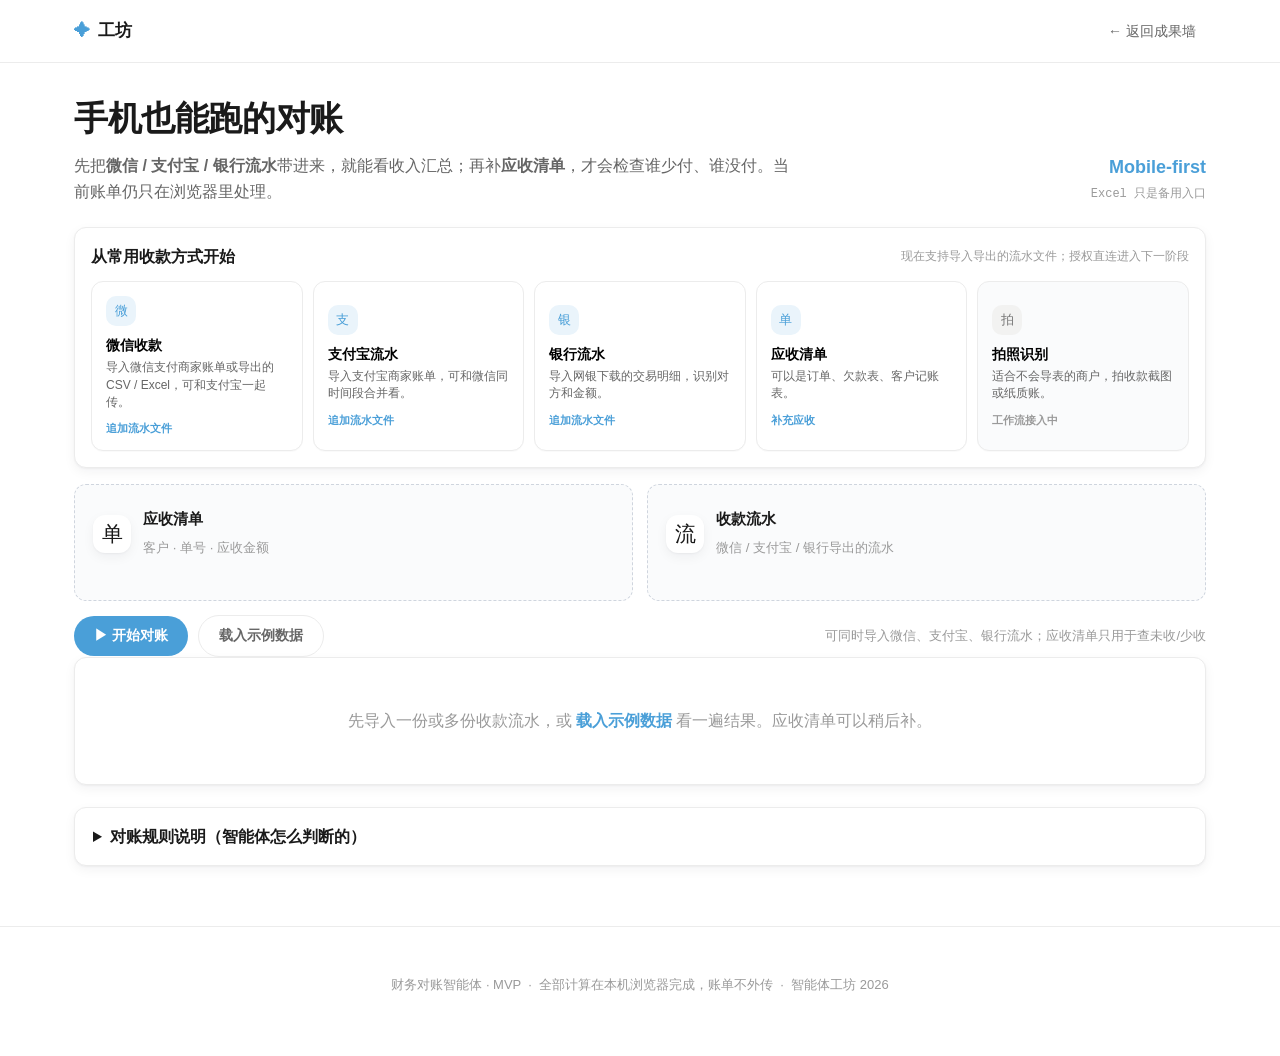
<file: reconcile.html>
<!DOCTYPE html>
<html lang="zh-CN">
<head>
<meta charset="UTF-8">
<meta name="viewport" content="width=device-width,initial-scale=1.0">
<title>财务对账智能体 · 智能体工坊</title>
<link rel="stylesheet" href="assets/app.css">
<script src="assets/xlsx.full.min.js"></script>
<style>
.head2{padding:28px 0 14px;display:grid;grid-template-columns:minmax(0,1fr) auto;gap:18px;align-items:end}
.head2 h1{font-size:34px;margin:0 0 8px;letter-spacing:-.4px}
.head2 p{margin:0;color:var(--ink-2);max-width:720px}
.head2 .mobile-tag{justify-self:end;display:flex;flex-direction:column;align-items:flex-end;gap:4px;color:var(--ink-3);font-size:12px;font-family:var(--mono)}
.head2 .mobile-tag b{color:var(--accent);font-size:18px;font-family:var(--sans)}
.panel{background:var(--card);border:1px solid var(--line);border-radius:var(--radius);box-shadow:var(--shadow)}

/* 手机优先导入 */
.source-panel{padding:16px;margin:8px 0 16px}
.source-head{display:flex;align-items:center;justify-content:space-between;gap:12px;margin-bottom:12px}
.source-head h2{font-size:16px;margin:0}
.source-head span{font-size:12px;color:var(--ink-3)}
.source-grid{display:grid;grid-template-columns:repeat(5,1fr);gap:10px}
.source-card{min-height:112px;border:1px solid var(--line);border-radius:12px;background:#fff;padding:14px;text-align:left;cursor:pointer;box-shadow:0 1px 0 rgba(0,0,0,.02);transition:border-color .18s,background .18s,transform .12s}
.source-card:hover{border-color:var(--accent);background:var(--accent-soft);transform:translateY(-1px)}
.source-card.soon{cursor:default;background:#fafbfc}
.source-card.soon:hover{border-color:var(--line);background:#fafbfc;transform:none}
.source-card .si{width:30px;height:30px;border-radius:10px;background:var(--accent-soft);color:var(--accent);display:flex;align-items:center;justify-content:center;margin-bottom:11px}
.source-card.soon .si{background:var(--slate-soft);color:var(--slate)}
.source-card h3{font-size:14px;margin:0 0 4px}
.source-card p{font-size:12px;color:var(--ink-2);margin:0;line-height:1.45}
.source-card .state{display:inline-flex;margin-top:10px;font-size:11px;color:var(--accent);font-weight:700}
.source-card.soon .state{color:var(--ink-3)}

/* 上传区 */
.drop-grid{display:grid;grid-template-columns:1fr 1fr;gap:14px;margin-top:8px}
@media(max-width:720px){.drop-grid{grid-template-columns:1fr}}
.drop{padding:22px 18px;border:1.5px dashed #cfd5de;border-radius:var(--radius);text-align:left;background:#fafbfc;cursor:pointer;transition:border-color .2s,background .2s;display:grid;grid-template-columns:auto 1fr;gap:12px;align-items:center}
.drop:hover,.drop.over{border-color:var(--accent);background:var(--accent-soft)}
.drop .ic{width:38px;height:38px;border-radius:12px;background:#fff;display:flex;align-items:center;justify-content:center;font-size:21px;box-shadow:var(--shadow)}
.drop h4{margin:0 0 3px;font-size:15px}
.drop small{color:var(--ink-3)}
.drop.has{border-style:solid;border-color:var(--accent);background:var(--accent-soft)}
.drop .fname{font-size:13px;color:var(--accent-2);font-weight:600;margin-top:6px;word-break:break-all;grid-column:2}
.toolrow{display:flex;gap:10px;flex-wrap:wrap;align-items:center;margin-top:14px}
.toolrow .hint{color:var(--ink-3);font-size:13px;margin-left:auto}

/* summary cards */
.cards{display:grid;grid-template-columns:repeat(6,1fr);gap:12px;margin:22px 0}
@media(max-width:980px){.cards{grid-template-columns:repeat(3,1fr)}}
@media(max-width:540px){.cards{grid-template-columns:repeat(2,1fr)}}
.kpi{background:var(--card);border:1px solid var(--line);border-radius:12px;padding:14px 14px;box-shadow:var(--shadow)}
.kpi .l{font-size:12px;color:var(--ink-3);display:flex;align-items:center;gap:5px}
.kpi .v{font-size:22px;font-weight:800;font-family:var(--mono);margin-top:4px;letter-spacing:-.5px}
.kpi .sub{font-size:12px;color:var(--ink-3);margin-top:2px}
.kpi.good .v{color:#16793f}.kpi.warn .v{color:#9a6a05}.kpi.bad .v{color:#b5322a}

/* results */
.res-head{display:flex;align-items:center;gap:10px;margin:24px 0 12px;flex-wrap:wrap}
.res-head h2{margin:0;font-size:20px}
.filters{display:flex;gap:6px;flex-wrap:wrap;margin-left:auto;min-width:0}
.filters.pay-filter-panel{flex:1 1 100%;margin-left:0}
.filters button{border:1px solid var(--line);background:#fff;border-radius:999px;padding:5px 12px;font-size:13px;cursor:pointer;color:var(--ink-2)}
.filters button.on{background:var(--ink);color:#fff;border-color:var(--ink)}

table.rec{width:100%;border-collapse:collapse;background:#fff;border:1px solid var(--line);border-radius:var(--radius);overflow:hidden;font-size:14px}
table.rec th,table.rec td{padding:11px 14px;text-align:left;border-bottom:1px solid var(--line);vertical-align:top}
table.rec th{background:#fafbfc;font-size:12px;color:var(--ink-3);font-weight:600;letter-spacing:.3px}
table.rec td.num{font-family:var(--mono);text-align:right;white-space:nowrap}
table.rec tr:last-child td{border-bottom:0}
table.rec tr.row-hi{background:#fffdf6}
.diff-pos{color:#b5322a}.diff-neg{color:#16793f}
.muted{color:var(--ink-3)}
.note{font-size:12px;color:var(--ink-3);margin-top:2px}
.meta{font-size:11px;color:var(--ink-3);font-family:var(--mono);margin-top:4px}
.pay-main b{display:block;max-width:420px;overflow-wrap:anywhere}
table.ledger th:first-child,table.ledger td:first-child{min-width:260px}
.pay-insight{display:grid;gap:12px;margin-bottom:14px;padding:14px;background:var(--card);border:1px solid var(--line);border-radius:var(--radius)}
.pay-insight-head{display:flex;align-items:flex-start;justify-content:space-between;gap:12px}
.pay-insight-title{font-size:14px;font-weight:800;color:var(--ink)}
.pay-insight-sub{font-size:12px;color:var(--ink-3);margin-top:2px}
.cat-bars{display:grid;gap:8px}
.cat-row{display:grid;grid-template-columns:minmax(0,1fr) auto;gap:10px;align-items:center;border:0;background:transparent;text-align:left;padding:0;cursor:pointer;color:var(--ink)}
.cat-row .name{font-size:13px;font-weight:700;white-space:nowrap;overflow:hidden;text-overflow:ellipsis}
.cat-row .amt{font-family:var(--mono);font-size:13px;color:var(--ink-2)}
.cat-row .track{grid-column:1 / -1;height:7px;border-radius:999px;background:#edf1f5;overflow:hidden}
.cat-row .bar{height:100%;border-radius:999px}
.pay-cats{display:flex;flex-wrap:wrap;gap:6px}
.pay-cat{border:1px solid var(--line);background:#fff;border-radius:999px;padding:4px 10px;font-size:12px;cursor:pointer;color:var(--ink-2)}
.pay-cat.on{background:var(--ink);border-color:var(--ink);color:#fff}
.cat-more{border-top:1px solid var(--line);padding-top:10px}
.cat-more summary{cursor:pointer;color:var(--ink-2);font-size:13px;font-weight:700;list-style:none}
.cat-more summary::-webkit-details-marker{display:none}
.cat-more .pay-cats{margin-top:10px}
.ledger-tools{display:flex;align-items:center;justify-content:space-between;gap:12px;margin:0 0 12px;flex-wrap:wrap}
.ledger-seg{display:inline-flex;border:1px solid var(--line);border-radius:999px;background:#fff;padding:3px}
.ledger-seg button{border:0;background:transparent;border-radius:999px;padding:6px 12px;font-size:13px;color:var(--ink-2);cursor:pointer}
.ledger-seg button.on{background:var(--ink);color:#fff}
.ledger-sort{display:flex;align-items:center;gap:8px;color:var(--ink-3);font-size:12px}
.ledger-sort select{border:1px solid var(--line);border-radius:10px;background:#fff;color:var(--ink);padding:7px 10px;font-size:13px}

.empty{text-align:center;padding:50px 20px;color:var(--ink-3)}
details.rules{margin-top:22px;background:var(--card);border:1px solid var(--line);border-radius:var(--radius);padding:6px 18px;box-shadow:var(--shadow)}
details.rules summary{cursor:pointer;font-weight:600;padding:10px 0}
details.rules ul{margin:4px 0 14px;padding-left:20px;color:var(--ink-2);font-size:14px;line-height:1.9}
.hidden{display:none}
@media(max-width:900px){
  .head2{grid-template-columns:1fr}
  .head2 .mobile-tag{justify-self:start;align-items:flex-start;flex-direction:row}
  .source-grid{grid-template-columns:repeat(2,1fr)}
}
@media(max-width:560px){
  html,body{overflow-x:hidden}
  body{background:#fff}
  .wrap{width:100%;max-width:390px;padding:0 16px}
  .topbar .wrap{height:56px}
  .topbar a.nav{display:none}
  .head2{padding:22px 0 12px}
  .head2 h1{font-size:28px;line-height:1.18}
  .head2 p{font-size:14px;overflow-wrap:anywhere;word-break:break-all}
  .head2 .mobile-tag{min-width:0;flex-wrap:wrap}
  .source-panel{padding:12px;border-radius:14px;max-width:100%;overflow:hidden}
  .source-head{align-items:flex-start;flex-direction:column;gap:2px}
  .source-grid{grid-template-columns:1fr;gap:8px}
  .source-card{width:100%;min-width:0;min-height:auto;padding:12px;display:grid;grid-template-columns:auto minmax(0,1fr);column-gap:10px;align-items:start}
  .source-card h3,.source-card p{min-width:0;overflow-wrap:anywhere;word-break:break-all}
  .source-card .si{grid-row:1 / span 3;margin-bottom:0}
  .drop{min-width:0;padding:16px 14px;grid-template-columns:auto minmax(0,1fr)}
  .drop small,.drop .fname{overflow-wrap:anywhere}
  .toolrow{position:sticky;bottom:0;z-index:20;margin-left:-16px;margin-right:-16px;padding:10px 16px;background:rgba(255,255,255,.92);backdrop-filter:blur(10px);border-top:1px solid var(--line)}
  .toolrow .btn{flex:1 1 calc(50% - 5px);justify-content:center;min-width:0;padding-left:12px;padding-right:12px}
  .toolrow .btn:nth-child(1){flex-basis:100%}
  .toolrow .hint{flex-basis:100%;margin-left:0;font-size:12px;text-align:center}
  .cards{gap:8px}
  .kpi{padding:12px}
  .kpi .v{font-size:18px}
  table.rec{display:block;overflow-x:auto;-webkit-overflow-scrolling:touch}
  table.rec th,table.rec td{padding:10px 12px;min-width:96px}
  table.ledger th:first-child,table.ledger td:first-child{min-width:220px}
  .pay-insight{padding:12px}
  .pay-insight-head{display:block}
  .cat-row:nth-child(n+4){display:none}
  .ledger-tools{align-items:stretch}
  .ledger-seg,.ledger-sort{width:100%;justify-content:space-between}
  .ledger-seg button{flex:1}
  .ledger-sort select{flex:1;min-width:0}
}
</style>
</head>
<body>

<div class="topbar"><div class="wrap">
  <a class="brand" href="index.html"><span class="mark">✦</span><span class="name">工坊</span></a>
  <div class="spacer"></div>
  <a class="nav" href="index.html">← 返回成果墙</a>
</div></div>

<div class="wrap">

  <div class="head2">
    <div>
      <h1>手机也能跑的对账</h1>
      <p>先把<strong>微信 / 支付宝 / 银行流水</strong>带进来，就能看收入汇总；再补<strong>应收清单</strong>，才会检查谁少付、谁没付。当前账单仍只在浏览器里处理。</p>
    </div>
    <div class="mobile-tag"><b>Mobile-first</b><span>Excel 只是备用入口</span></div>
  </div>

  <section class="panel source-panel" aria-labelledby="sourceTitle">
    <div class="source-head">
      <h2 id="sourceTitle">从常用收款方式开始</h2>
      <span>现在支持导入导出的流水文件；授权直连进入下一阶段</span>
    </div>
    <div class="source-grid">
      <button class="source-card" type="button" data-pick="pays" data-source="微信">
        <span class="si">微</span>
        <h3>微信收款</h3>
        <p>导入微信支付商家账单或导出的 CSV / Excel，可和支付宝一起传。</p>
        <span class="state">追加流水文件</span>
      </button>
      <button class="source-card" type="button" data-pick="pays" data-source="支付宝">
        <span class="si">支</span>
        <h3>支付宝流水</h3>
        <p>导入支付宝商家账单，可和微信同时间段合并看。</p>
        <span class="state">追加流水文件</span>
      </button>
      <button class="source-card" type="button" data-pick="pays" data-source="银行">
        <span class="si">银</span>
        <h3>银行流水</h3>
        <p>导入网银下载的交易明细，识别对方和金额。</p>
        <span class="state">追加流水文件</span>
      </button>
      <button class="source-card" type="button" data-pick="orders">
        <span class="si">单</span>
        <h3>应收清单</h3>
        <p>可以是订单、欠款表、客户记账表。</p>
        <span class="state">补充应收</span>
      </button>
      <button class="source-card soon" type="button" data-soon="需要 OCR / 授权工作流接入后开放">
        <span class="si">拍</span>
        <h3>拍照识别</h3>
        <p>适合不会导表的商户，拍收款截图或纸质账。</p>
        <span class="state">工作流接入中</span>
      </button>
    </div>
  </section>

  <!-- 上传 -->
  <div class="drop-grid">
    <div class="drop" id="dropOrders" data-kind="orders">
      <div class="ic">单</div><div><h4>应收清单</h4>
      <small>客户 · 单号 · 应收金额</small></div>
      <div class="fname" id="fnOrders"></div>
    </div>
    <div class="drop" id="dropPays" data-kind="pays">
      <div class="ic">流</div><div><h4>收款流水</h4>
      <small>微信 / 支付宝 / 银行导出的流水</small></div>
      <div class="fname" id="fnPays"></div>
    </div>
  </div>
  <div class="toolrow">
    <button class="btn" id="runBtn">▶ 开始对账</button>
    <button class="btn ghost" id="sampleBtn">载入示例数据</button>
    <button class="btn ghost hidden" id="exportBtn">⬇ 导出对账表</button>
    <button class="btn ghost hidden" id="resetBtn">重新开始</button>
    <span class="hint">可同时导入微信、支付宝、银行流水；应收清单只用于查未收/少收</span>
  </div>

  <div id="report" class="hidden">
    <div class="cards" id="kpis"></div>
    <div class="res-head">
      <h2>逐笔结果</h2>
      <div class="filters" id="filters"></div>
    </div>
    <div id="tableWrap"></div>
  </div>

  <div id="placeholder" class="panel empty">
    先导入一份或多份收款流水，或 <a href="#" id="phSample" style="color:var(--accent);font-weight:600">载入示例数据</a> 看一遍结果。应收清单可以稍后补。
  </div>

  <details class="rules">
    <summary>对账规则说明（智能体怎么判断的）</summary>
    <ul>
      <li><b>已对上</b>：客户名相符且金额完全一致，或流水备注里含订单号。</li>
      <li><b>手续费差额</b>：金额接近（差额 ≤ 应收的 3% 且 ≤ ¥50），多半是平台/银行扣了手续费。</li>
      <li><b>分笔到账（一单多收）</b>：同一客户的多笔收款，合计正好等于一张订单。</li>
      <li><b>合并收款（多单一收）</b>：一笔到账，正好等于同一客户多张订单之和。</li>
      <li><b>疑似重复</b>：与已对上的某笔收款，客户和金额都相同的多余流水。</li>
      <li><b>未收（待催）</b>：订单没有任何对应收款。</li>
      <li><b>异常/查无对应</b>：流水进来了，但找不到对得上的订单。</li>
    </ul>
  </details>

</div>

<div class="foot">财务对账智能体 · MVP &nbsp;·&nbsp; 全部计算在本机浏览器完成，账单不外传 &nbsp;·&nbsp; 智能体工坊 2026</div>

<script>
/* ===================== 数据读取 ===================== */
var FILES={orders:null,pays:[]}; // File 对象
var DATA={orders:null,pays:null};  // 解析后的行数组
var FILE_INPUTS={orders:null,pays:null};
var PENDING_PAY_SOURCE='';

// 列名识别
var COLMAP={
  id:['订单号','流水号','单号','订单编号','流水','order','编号','no'],
  customer:['客户','客户名','对方','付款方','买家','名称','付款人','客户名称','备注','摘要'],
  amount:['金额','应收','应收金额','收款','收款金额','实收','到账','款额','amount','合计','收入','支出','订单金额'],
  time:['时间','日期','下单时间','付款时间','收款时间','date','成交时间'],
  product:['商品说明','商品','商品名称','摘要','备注','说明'],
  direction:['收/支','收支','交易方向','类型'],
  status:['交易状态','当前状态','状态'],
  method:['收/付款方式','支付方式','付款方式','收款方式'],
  category:['交易分类','交易类型','分类']
};
function pickCol(headers,keys){
  for(var k=0;k<keys.length;k++){
    for(var h=0;h<headers.length;h++){
      if(String(headers[h]).toLowerCase().indexOf(keys[k].toLowerCase())>=0) return h;
    }
  }
  return -1;
}
function findHeaderRow(aoa,kind){
  var limit=Math.min(aoa.length,80), best={index:0,score:-1};
  for(var i=0;i<limit;i++){
    var headers=(aoa[i]||[]).map(function(x){return x==null?'':String(x).trim();});
    var amountKeys=kind==='pays'?['收款','到账','实收','金额','收入','支出','订单金额','amount','合计']:['应收','应收金额','金额','款额','amount','合计'];
    var score=(pickCol(headers,COLMAP.time)>=0?1:0)+
      (pickCol(headers,COLMAP.customer)>=0?1:0)+
      (pickCol(headers,COLMAP.id)>=0?1:0)+
      (pickCol(headers,amountKeys)>=0?2:0);
    if(score>best.score) best={index:i,score:score};
  }
  return best.score>=2?best.index:0;
}
function cellText(v){ return String(v==null?'':v).replace(/\t/g,'').trim(); }
// 把一个 sheet（数组的数组）转成对象行
function sheetToRows(aoa,kind,source){
  if(!aoa||!aoa.length) return [];
  var headerIndex=findHeaderRow(aoa,kind);
  var headers=aoa[headerIndex].map(function(x){return x==null?'':String(x).trim();});
  var ci=pickCol(headers,COLMAP.id);
  var amtKeys=kind==='pays'?['收款','到账','实收','金额','款额','amount','合计','订单金额']:['应收','应收金额','金额','款额','amount','合计'];
  var cust=pickCol(headers,COLMAP.customer);
  var amt=pickCol(headers,amtKeys); if(amt<0) amt=pickCol(headers,COLMAP.amount);
  var incomeCol=kind==='pays'?pickCol(headers,['收入','入账','收款']):-1;
  var expenseCol=kind==='pays'?pickCol(headers,['支出','退款','出账']):-1;
  var directionCol=kind==='pays'?pickCol(headers,COLMAP.direction):-1;
  var tm=pickCol(headers,COLMAP.time);
  var productCol=kind==='pays'?pickCol(headers,COLMAP.product):-1;
  var statusCol=kind==='pays'?pickCol(headers,COLMAP.status):-1;
  var methodCol=kind==='pays'?pickCol(headers,COLMAP.method):-1;
  var categoryCol=kind==='pays'?pickCol(headers,COLMAP.category):-1;
  // 兜底：找不到金额列，用最后一个能转成数字的列
  if(amt<0){ for(var c=headers.length-1;c>=0;c--){ if(aoa[headerIndex+1]&&!isNaN(parseAmt(aoa[headerIndex+1][c]))){amt=c;break;} } }
  if(cust<0) cust=0;
  var rows=[];
  for(var r=headerIndex+1;r<aoa.length;r++){
    var row=aoa[r]; if(!row||row.every(function(x){return x==null||x==='';})) continue;
    var a=parseAmt(row[amt]);
    if(kind==='pays'&&(isNaN(a)||amt===incomeCol||amt===expenseCol)){
      var income=incomeCol>=0?parseAmt(row[incomeCol]):NaN;
      var expense=expenseCol>=0?parseAmt(row[expenseCol]):NaN;
      if(!isNaN(income)&&income!==0) a=income;
      else if(!isNaN(expense)&&expense!==0) a=-Math.abs(expense);
    }
    if(kind==='pays'&&directionCol>=0&&!isNaN(a)){
      var direction=cellText(row[directionCol]);
      if(/支出|退款|出账/.test(direction)) a=-Math.abs(a);
      if(/收入|收款|入账/.test(direction)) a=Math.abs(a);
    }
    if(isNaN(a)) continue;
    rows.push({
      id: ci>=0?cellText(row[ci]):'',
      customer: cellText(row[cust]),
      amount: a,
      time: tm>=0?cellText(row[tm]):'',
      product: productCol>=0?cellText(row[productCol]):'',
      direction: directionCol>=0?cellText(row[directionCol]):(a<0?'支出':'收入'),
      status: statusCol>=0?cellText(row[statusCol]):'',
      method: methodCol>=0?cellText(row[methodCol]):'',
      category: categoryCol>=0?cellText(row[categoryCol]):'',
      raw: row,
      channel: kind==='pays'?detectChannel(row,source):''
    });
  }
  return rows;
}
function detectChannel(row,source){
  if(source) return source;
  var s=(row||[]).join(' ').toLowerCase();
  if(s.indexOf('支付宝')>=0||s.indexOf('alipay')>=0||s.indexOf('ali')>=0) return '支付宝';
  if(s.indexOf('微信')>=0||s.indexOf('wechat')>=0||s.indexOf('wx')>=0) return '微信';
  if(s.indexOf('银行')>=0||s.indexOf('bank')>=0) return '银行';
  return '其他';
}
function parseAmt(v){
  if(v==null||v==='') return NaN;
  if(typeof v==='number') return v;
  var s=String(v);
  if(/\d[-/]\d/.test(s)||/[年月日时分]|:/.test(s)) return NaN; // 日期/时间不当作金额
  return parseFloat(s.replace(/[,，¥$\s元]/g,''));
}
function readFileBuffer(file){
  return new Promise(function(res,rej){
    var fr=new FileReader();
    fr.onload=function(e){res(e.target.result);};
    fr.onerror=rej;
    fr.readAsArrayBuffer(file);
  });
}
function scoreDecodedCsv(text){
  var score=0;
  if(text.indexOf('交易时间')>=0) score+=120;
  if(text.indexOf('支付宝')>=0) score+=70;
  if(text.indexOf('微信')>=0) score+=70;
  if(text.indexOf('交易对方')>=0||text.indexOf('商品说明')>=0) score+=40;
  score-=((text.match(/\uFFFD/g)||[]).length*10);
  return score;
}
function decodeCsvBuffer(buffer){
  var bytes=new Uint8Array(buffer), choices=[], encs=['utf-8','gb18030','gbk'];
  encs.forEach(function(enc){
    try{ choices.push({enc:enc,text:new TextDecoder(enc).decode(bytes)}); }catch(e){}
  });
  if(!choices.length) choices.push({enc:'binary',text:Array.prototype.map.call(bytes,function(b){return String.fromCharCode(b);}).join('')});
  choices.sort(function(a,b){return scoreDecodedCsv(b.text)-scoreDecodedCsv(a.text);});
  return choices[0].text;
}
function readWorkbook(file){
  return readFileBuffer(file).then(function(buffer){
    try{
      if(/\.csv$/i.test(file.name||'')){
        return XLSX.read(decodeCsvBuffer(buffer),{type:'string',cellDates:true});
      }
      return XLSX.read(buffer,{type:'array',codepage:65001,cellDates:true});
    }catch(err){ throw err; }
  });
}
function wbSheetAoa(wb,idx){ var nm=wb.SheetNames[idx]; if(!nm) return null; return XLSX.utils.sheet_to_json(wb.Sheets[nm],{header:1,defval:'',raw:false}); }

/* ===================== 智能分类 ===================== */
var CATEGORY_RULES=[
  {cat:'日常吃喝',kw:['餐饮','餐厅','外卖','美团','饿了么','小吃','快餐','面','饭','麻辣烫','火锅','烧烤','奶茶','咖啡','茶','面包','蛋糕','超市','便利店','水果','菜','食品','零食','牛奶','水','饮料']},
  {cat:'日常吃喝',kw:['食堂','餐厅','饭堂','买菜','生鲜','盒马','叮咚','每日优鲜','永辉','沃尔玛','大润发','物美']},
  {cat:'娱乐',kw:['游戏','视频','音乐','电影','影院','KTV','会员','订阅','Steam','腾讯','网易','哔哩','B站','爱奇艺','优酷','QQ音乐','网易云','Spotify','Netflix','Disney']},
  {cat:'娱乐',kw:['运动','健身','球','游泳','滑雪','门票','景区','旅行','酒店','民宿']},
  {cat:'购物',kw:['淘宝','天猫','京东','拼多多','抖音商城','闲鱼','得物','唯品会','百货','服装','鞋','化妆品','护肤','数码']},
  {cat:'交通',kw:['地铁','公交','打车','滴滴','高德','哈啰','曹操','出租车','加油','高速','停车','火车','高铁','机票','航班']},
  {cat:'通讯',kw:['话费','流量','宽带','移动','联通','电信']},
  {cat:'住房',kw:['房租','物业','水电','燃气','暖气']},
  {cat:'学习',kw:['书','教材','课程','培训','考试','报名','打印','文具']}
];
function smartCategorize(product,customer,method){
  var text=(product+' '+customer+' '+method).toLowerCase();
  for(var i=0;i<CATEGORY_RULES.length;i++){
    var rule=CATEGORY_RULES[i];
    for(var j=0;j<rule.kw.length;j++){
      if(text.indexOf(rule.kw[j].toLowerCase())>=0) return rule.cat;
    }
  }
  return '其他';
}
function categoryColor(cat){
  var map={日常吃喝:'#4a9e6e',娱乐:'#c87040',购物:'#5a80c0',交通:'#8a60a0',通讯:'#508888',住房:'#886040',学习:'#a08050',内部流转:'#6f7782',其他:'#888'};
  return map[cat]||'#888';
}
function cents(x){return Math.round(x*100);}
function namePrefix(s){ var m=String(s||'').replace(/[\s]/g,'').match(/[一-龥A-Za-z0-9]{1,}/); return m?m[0].slice(0,2):''; }
function nameMatch(cust,party){
  cust=String(cust||'');party=String(party||'');
  if(!cust||!party) return false;
  if(party.indexOf(cust)>=0||cust.indexOf(party)>=0) return true;
  var pc=namePrefix(cust),pp=namePrefix(party);
  return pc.length>=2&&pc===pp;
}
// 子集求和（合计==target），candidates: [{idx,c}]，返回索引数组或 null
function subsetSum(cands,target,minLen,maxLen){
  var best=null;
  function dfs(start,acc,picked){
    if(best) return;
    if(picked.length>=minLen&&acc===target){best=picked.slice();return;}
    if(acc>target||picked.length>=maxLen) return;
    for(var i=start;i<cands.length;i++){ picked.push(cands[i].idx); dfs(i+1,acc+cands[i].c,picked); picked.pop(); if(best)return; }
  }
  dfs(0,0,[]); return best;
}

function reconcile(orders,pays){
  // 标准化
  var O=orders.map(function(o,i){return{i:i,id:o.id,customer:o.customer,amount:o.amount,c:cents(o.amount),time:o.time,status:null,by:'',pays:[],diff:0};});
  var P=pays.map(function(p,i){return{i:i,id:p.id,party:p.customer,amount:p.amount,c:cents(p.amount),time:p.time,channel:p.channel||'其他',used:false,orderRef:null};});

  // 1. 精确：客户名相符 + 金额一致；或备注含订单号
  O.forEach(function(o){
    if(o.status) return;
    for(var j=0;j<P.length;j++){ var p=P[j]; if(p.used) continue;
      var byId=o.id&&p.party&&p.party.indexOf(o.id)>=0&&o.c===p.c;
      if((nameMatch(o.customer,p.party)&&o.c===p.c)||byId){
        p.used=true;p.orderRef=o.id||('#'+(o.i+1));o.status='matched';o.by=byId?'订单号':'客户+金额';o.pays=[p];o.diff=0;return;
      }
    }
  });
  // 2. 手续费差额
  O.forEach(function(o){ if(o.status) return;
    for(var j=0;j<P.length;j++){ var p=P[j]; if(p.used) continue;
      if(nameMatch(o.customer,p.party)){
        var d=o.c-p.c, tol=Math.min(Math.round(o.c*0.03),5000);
        if(Math.abs(d)<=tol&&d!==0){
          p.used=true;p.orderRef=o.id||('#'+(o.i+1));o.status='fee';o.by='手续费';o.pays=[p];o.diff=(p.c-o.c)/100;return;
        }
      }
    }
  });
  // 3. 分笔到账：一单多收
  O.forEach(function(o){ if(o.status) return;
    var cands=[]; P.forEach(function(p){ if(!p.used&&nameMatch(o.customer,p.party)) cands.push({idx:p.i,c:p.c}); });
    if(cands.length>=2){ var hit=subsetSum(cands,o.c,2,4); if(hit){ o.status='split';o.by='分笔';o.pays=hit.map(function(ix){var p=P[ix];p.used=true;p.orderRef=o.id||('#'+(o.i+1));return p;});o.diff=0; } }
  });
  // 4. 合并收款：多单一收
  P.forEach(function(p){ if(p.used) return;
    var cands=[]; O.forEach(function(o){ if(!o.status&&nameMatch(o.customer,p.party)) cands.push({idx:o.i,c:o.c}); });
    if(cands.length>=2){ var hit=subsetSum(cands,p.c,2,4);
      if(hit){ p.used=true;p.orderRef='合并'; hit.forEach(function(ix){var o=O[ix];o.status='merge';o.by='合并到账';o.pays=[p];o.diff=0;}); }
    }
  });
  // 5. 疑似重复：与已用流水 同客户+同金额 的多余流水
  var usedSig={}; P.forEach(function(p){ if(p.used){ usedSig[namePrefix(p.party)+'|'+p.c]=true; } });
  var dups=[]; P.forEach(function(p){ if(!p.used){ var sig=namePrefix(p.party)+'|'+p.c; if(usedSig[sig]){ p.used=true;p.dup=true;dups.push(p); } } });
  // 6. 未收
  O.forEach(function(o){ if(!o.status) o.status='unpaid'; });
  // 7. 异常流水
  var orphans=P.filter(function(p){return !p.used;});

  return {O:O,P:P,dups:dups,orphans:orphans};
}

function summarizePayments(pays){
  var P=attachPaymentAudit(markInternalTransfers(pays.map(function(p,i){
    var guessed=smartCategorize(p.product||'',p.customer||'',p.method||'');
    var cat=guessed==='其他'&&p.category?p.category:guessed;
    return{
    i:i,id:p.id,party:p.customer,amount:p.amount,c:cents(p.amount),time:p.time,channel:p.channel||'其他',
    product:p.product||'',direction:p.direction||(p.amount<0?'支出':'收入'),status:p.status||'',method:p.method||'',category:cat,sourceCategory:p.category||''
  };})));
  var total=0, income=0, expense=0, incomeCount=0, expenseCount=0, byChannel={}, byCategory={}, catTotal=0, refund=0, internalAmount=0, internalCount=0;
  P.forEach(function(p){
    if(!p.auditIncluded){
      internalAmount+=Math.abs(p.amount);
      if(p.internalTransfer) internalCount++;
      return;
    }
    byChannel[p.channel]=(byChannel[p.channel]||0)+p.amount;
    total+=p.amount;
    if(p.amount>=0){ income+=p.amount; incomeCount++; } else { expense+=p.amount; expenseCount++; }
    byCategory[p.category]=(byCategory[p.category]||0)+Math.abs(p.amount);
    catTotal+=Math.abs(p.amount);
    if(p.amount<0) refund+=p.amount;
  });
  return {
    P:P,total:total,income:income,expense:expense,incomeCount:incomeCount,expenseCount:expenseCount,
    byChannel:byChannel,byCategory:byCategory,catTotal:catTotal,refund:refund,
    internalAmount:internalAmount,internalCount:internalCount,
    rawCount:P.length,
    includedCount:P.filter(function(p){return p.auditIncluded;}).length,
    excludedCount:P.filter(function(p){return !p.auditIncluded;}).length
  };
}
function isInternalTransferTarget(p){
  var text=(p.party+' '+p.product+' '+p.method+' '+p.category+' '+p.sourceCategory).toLowerCase();
  var namesAccount=text.indexOf('余额宝')>=0||text.indexOf('余利宝')>=0||text.indexOf('理财')>=0;
  var namesMove=text.indexOf('转账收款到')>=0||text.indexOf('账户余额')>=0||text.indexOf('投资理财')>=0||text.indexOf('转入')>=0;
  return p.amount>0&&namesAccount&&namesMove;
}
function markInternalTransfers(payments){
  var rows=payments.map(function(p){return Object.assign({},p);});
  var windowMs=15*60*1000;
  rows.forEach(function(target){
    if(!isInternalTransferTarget(target)) return;
    var targetTime=paymentTimeValue(target);
    var match=rows.find(function(candidate){
      if(candidate===target||candidate.internalTransfer||candidate.amount<=0) return false;
      if(cents(Math.abs(candidate.amount))!==cents(Math.abs(target.amount))) return false;
      var candidateTime=paymentTimeValue(candidate);
      if(targetTime==null||candidateTime==null) return false;
      return Math.abs(targetTime-candidateTime)<=windowMs;
    });
    if(!match) return;
    target.internalTransfer=true;
    target.category='内部流转';
    target.internalReason='与 '+(match.party||'上一笔')+' 同额转入匹配，视为账户内部流转';
  });
  return rows;
}
function auditPayment(p){
  if(p.internalTransfer){
    return {
      auditIncluded:false,
      auditStatus:'内部流转已排除',
      auditRule:'RULE_INTERNAL_TRANSFER_YUEBAO',
      auditReason:p.internalReason||'疑似账户余额、余额宝或理财账户之间的同额流转，未计入期间收入/支出汇总'
    };
  }
  if(p.amount>=0){
    return {
      auditIncluded:true,
      auditStatus:'计入收入',
      auditRule:'RULE_DIRECT_INCOME',
      auditReason:'正向流水计入期间收入；若实际为借款、代收或账户调拨，需要人工复核。'
    };
  }
  return {
    auditIncluded:true,
    auditStatus:'计入支出',
    auditRule:'RULE_DIRECT_EXPENSE',
    auditReason:'负向流水计入期间支出/退款；若实际为提现或账户调拨，需要人工复核。'
  };
}
function attachPaymentAudit(payments){
  return payments.map(function(p){return Object.assign({},p,auditPayment(p));});
}

/* ===================== 渲染 ===================== */
var STATUS={
  matched:{label:'已对上',chip:'green'}, fee:{label:'手续费差额',chip:'amber'},
  split:{label:'分笔到账',chip:'blue'}, merge:{label:'合并收款',chip:'blue'},
  unpaid:{label:'未收·待催',chip:'red'}
};
function fmt(n){return n.toLocaleString('zh-CN',{minimumFractionDigits:2,maximumFractionDigits:2});}
var LAST=null, LAST_SUMMARY=null, FILTER='all', FLTPAY='all', PAY_KIND='all', PAY_SORT='date-desc';

function render(r){
  LAST=r; LAST_SUMMARY=null; var O=r.O;
  var recv=0,due=0,matchedAmt=0,matchedN=0,feeDiff=0,unpaidAmt=0,unpaidN=0;
  O.forEach(function(o){ due+=o.amount;
    if(o.status==='matched'||o.status==='split'||o.status==='merge'){matchedN++;matchedAmt+=o.amount;o.pays.forEach(function(p){});}
    if(o.status==='fee'){matchedN++;matchedAmt+=o.amount;feeDiff+=o.diff;}
    if(o.status==='unpaid'){unpaidN++;unpaidAmt+=o.amount;}
  });
  // 实收 = 所有进账流水之和（含重复/异常，因为钱确实到了账）
  r.P.forEach(function(p){ recv+=p.amount; });
  var dupAmt=r.dups.reduce(function(s,p){return s+p.amount;},0);
  var orphanAmt=r.orphans.reduce(function(s,p){return s+p.amount;},0);

  document.getElementById('kpis').innerHTML=[
    kpi('','应收总额','¥'+fmt(due),O.length+' 张订单'),
    kpi('','实收总额','¥'+fmt(recv),''),
    kpi('good','已对账',matchedN+' 笔','¥'+fmt(matchedAmt)),
    kpi('warn','手续费差额','¥'+fmt(Math.abs(feeDiff)),feeDiff?'共扣手续费':'无'),
    kpi('bad','未收待催',unpaidN+' 笔','¥'+fmt(unpaidAmt)),
    kpi('bad','需核查',(r.dups.length+r.orphans.length)+' 笔','重复'+r.dups.length+' · 异常'+r.orphans.length)
  ].join('');

  // 过滤器
  var counts={all:O.length,matched:0,fee:0,split:0,merge:0,unpaid:0,check:r.dups.length+r.orphans.length};
  O.forEach(function(o){counts[o.status]=(counts[o.status]||0)+1;});
  var fdefs=[['all','全部'],['matched','已对上'],['fee','差额'],['split','分笔'],['merge','合并'],['unpaid','未收'],['check','需核查']];
  document.getElementById('filters').className='filters';
  document.getElementById('filters').innerHTML=fdefs.map(function(f){
    var c=f[0]==='check'?counts.check:(f[0]==='all'?O.length:(counts[f[0]]||0));
    if(c===0&&f[0]!=='all') return '';
    return '<button data-f="'+f[0]+'" class="'+(FILTER===f[0]?'on':'')+'">'+f[1]+' '+c+'</button>';
  }).join('');

  // 表格
  var rows='';
  O.forEach(function(o){
    if(FILTER!=='all'&&FILTER!=='check'&&o.status!==FILTER) return;
    if(FILTER==='check') return;
    var st=STATUS[o.status];
    var payCell,diffCell='—';
    if(o.pays.length){
      payCell=o.pays.map(function(p){return (p.party||'—')+' <span class="muted">¥'+fmt(p.amount)+'</span>';}).join('<br>');
      if(o.status==='fee'){ diffCell='<span class="diff-neg">'+fmt(o.diff)+'</span>'; }
      else diffCell='0.00';
    }else{ payCell='<span class="muted">无对应收款</span>'; diffCell='<span class="diff-pos">-'+fmt(o.amount)+'</span>'; }
    rows+='<tr class="'+(o.status==='fee'||o.status==='unpaid'?'row-hi':'')+'">'+
      '<td><b>'+(o.id||'—')+'</b><div class="note">'+(o.customer||'')+'</div></td>'+
      '<td class="num">¥'+fmt(o.amount)+'</td>'+
      '<td>'+payCell+(o.by?'<div class="note">匹配：'+o.by+'</div>':'')+'</td>'+
      '<td class="num">'+diffCell+'</td>'+
      '<td><span class="chip '+st.chip+'">'+st.label+'</span></td></tr>';
  });

  // 需核查（重复 + 异常）
  var checkRows='';
  if(FILTER==='all'||FILTER==='check'){
    r.dups.forEach(function(p){ checkRows+=checkRow(p,'疑似重复','amber','与已对账收款重复'); });
    r.orphans.forEach(function(p){ checkRows+=checkRow(p,'查无对应','slate','找不到对应订单'); });
  }

  var html='<table class="rec"><thead><tr><th>订单 / 客户</th><th style="text-align:right">应收</th><th>对应收款</th><th style="text-align:right">差额</th><th>状态</th></tr></thead><tbody>'+(rows||'')+'</tbody></table>';
  if(checkRows){
    html+='<h2 style="font-size:17px;margin:24px 0 10px">🔎 需人工核查</h2>'+
      '<table class="rec"><thead><tr><th>流水 / 对方</th><th style="text-align:right">金额</th><th>说明</th><th>状态</th></tr></thead><tbody>'+checkRows+'</tbody></table>';
  }
  if(!rows&&!checkRows) html='<div class="empty">该分类下没有记录</div>';
  document.getElementById('tableWrap').innerHTML=html;

  bindFilters();
  document.getElementById('placeholder').classList.add('hidden');
  document.getElementById('report').classList.remove('hidden');
  ['exportBtn','resetBtn'].forEach(function(id){document.getElementById(id).classList.remove('hidden');});
}
function renderPaymentSummary(r){
  LAST=null; LAST_SUMMARY=r;
  if(FLTPAY!=='all'&&!r.byCategory[FLTPAY]) FLTPAY='all';
  document.getElementById('kpis').innerHTML=[
    kpi('good','收入合计','¥'+fmt(r.income),r.incomeCount+' 笔计入'),
    kpi('warn','支出/退款','¥'+fmt(Math.abs(r.expense)),r.expenseCount+' 笔计入'),
    kpi('','期间净流入','¥'+fmt(r.total),'不是账户余额'),
    r.internalCount?kpi('','内部流转','¥'+fmt(r.internalAmount),r.internalCount+' 笔已排除'):'',
    kpi('','审计口径',r.includedCount+'/'+r.rawCount+' 笔','排除 '+r.excludedCount+' 笔')
  ].join('');
  document.getElementById('filters').className='filters pay-filter-panel';
  document.getElementById('filters').innerHTML=categoryPanel(r);
  var visible=visiblePayments(r,FLTPAY,PAY_KIND,PAY_SORT);
  var tools='<div class="ledger-tools">'+
    '<div class="ledger-seg" aria-label="收支筛选">'+
      '<button data-pay-kind="all" class="'+(PAY_KIND==='all'?'on':'')+'">全部 '+r.P.length+'</button>'+
      '<button data-pay-kind="income" class="'+(PAY_KIND==='income'?'on':'')+'">收入 '+r.P.filter(function(p){return !p.internalTransfer&&p.amount>=0;}).length+'</button>'+
      '<button data-pay-kind="expense" class="'+(PAY_KIND==='expense'?'on':'')+'">支出 '+r.P.filter(function(p){return !p.internalTransfer&&p.amount<0;}).length+'</button>'+
      (r.internalCount?'<button data-pay-kind="internal" class="'+(PAY_KIND==='internal'?'on':'')+'">内部 '+r.internalCount+'</button>':'')+
    '</div>'+
    '<label class="ledger-sort">排序 <select id="paySort">'+
      '<option value="date-desc" '+(PAY_SORT==='date-desc'?'selected':'')+'>日期：从近到远</option>'+
      '<option value="date-asc" '+(PAY_SORT==='date-asc'?'selected':'')+'>日期：从远到近</option>'+
      '<option value="amount-desc" '+(PAY_SORT==='amount-desc'?'selected':'')+'>金额：从大到小</option>'+
      '<option value="amount-asc" '+(PAY_SORT==='amount-asc'?'selected':'')+'>金额：从小到大</option>'+
    '</select></label>'+
  '</div>';
  var rows=visible.map(function(p){
    var title=paymentTitle(p), detail=paymentDetail(p), no=shortId(p.id), cc=categoryColor(p.category);
    return '<tr>'+
      '<td class="pay-main"><b>'+title+'</b>'+detail+auditLine(p)+(no?'<div class="meta">单号 '+no+'</div>':'')+'</td>'+
      '<td><span style="display:inline-block;padding:3px 8px;border-radius:999px;font-size:11px;background:'+cc+'15;color:'+cc+';border:1px solid '+cc+'30">'+(p.category||'其他')+'</span></td>'+
      '<td><span class="chip blue">'+(p.channel||'其他')+'</span></td>'+
      '<td class="num '+(p.amount<0?'diff-pos':'')+'">'+(p.amount<0?'-':'')+'¥'+fmt(Math.abs(p.amount))+'</td>'+
      '<td>'+(p.time||'<span class="muted">无时间</span>')+'</td></tr>';
  }).join('');
  document.getElementById('tableWrap').innerHTML=
    '<div class="panel" style="padding:14px 16px;margin-bottom:14px;color:var(--ink-2);font-size:14px">当前是<strong style="color:var(--ink)">只看收款流水</strong>模式。<strong style="color:var(--ink)">期间净流入不是账户余额</strong>，它只表示导入时间段内的收入减支出；当前余额还要看期初余额、提现、银行卡/余额宝等账户间流转。点击分类标签筛选，补应收清单后判断未收/分笔。</div>'+
    '<div class="panel" style="padding:14px 16px;margin-bottom:14px;color:var(--ink-2);font-size:14px"><strong style="color:var(--ink)">审计口径</strong>：导入原始流水 '+r.rawCount+' 笔，计入汇总 '+r.includedCount+' 笔，排除 '+r.excludedCount+' 笔。每一笔都保留在列表和导出表里，并标明规则编号与原因。</div>'+
    tools+
    '<table class="rec ledger"><thead><tr><th>客户 / 摘要</th><th>分类</th><th>渠道</th><th style="text-align:right">金额</th><th>时间</th></tr></thead><tbody>'+(rows||'<tr><td colspan="5" class="muted">当前条件下没有流水</td></tr>')+'</tbody></table>';
  document.getElementById('placeholder').classList.add('hidden');
  document.getElementById('report').classList.remove('hidden');
  ['exportBtn','resetBtn'].forEach(function(id){document.getElementById(id).classList.remove('hidden');});
  bindPayFilters();
}
function paymentCategories(r){
  return Object.keys(r.byCategory||{}).map(function(cat){return {cat:cat,amt:r.byCategory[cat]||0};})
    .filter(function(x){return x.amt>0;})
    .sort(function(a,b){return b.amt-a.amt;});
}
function categoryPanel(r){
  var cats=paymentCategories(r);
  if(!cats.length) return '';
  var total=r.catTotal||cats.reduce(function(s,x){return s+x.amt;},0);
  var top=cats.slice(0,5);
  var current=FLTPAY==='all'?'全部':FLTPAY;
  var bars=top.map(function(x){
    var pct=total?Math.round(x.amt/total*100):0, cc=categoryColor(x.cat);
    return '<button data-pay-cat="'+esc(x.cat)+'" class="cat-row" title="'+esc(x.cat)+'">'+
      '<span class="name">'+esc(x.cat)+' · '+pct+'%</span><span class="amt">¥'+fmt(x.amt)+'</span>'+
      '<span class="track"><span class="bar" style="width:'+Math.max(pct,2)+'%;background:'+cc+'"></span></span></button>';
  }).join('');
  var chips='<button data-pay-cat="all" class="pay-cat '+(FLTPAY==='all'?'on':'')+'">全部</button>'+
    cats.map(function(x){var pct=total?Math.round(x.amt/total*100):0, cc=categoryColor(x.cat);return '<button data-pay-cat="'+esc(x.cat)+'" class="pay-cat '+(FLTPAY===x.cat?'on':'')+'" style="border-color:'+cc+';color:'+(FLTPAY===x.cat?'#fff':cc)+';background:'+(FLTPAY===x.cat?cc:'#fff')+'">'+esc(x.cat)+' '+pct+'%</button>';}).join('');
  return '<div class="pay-insight">'+
    '<div class="pay-insight-head"><div><div class="pay-insight-title">分类概览</div><div class="pay-insight-sub">当前：'+esc(current)+' · 按发生额排序，已排除内部流转</div></div></div>'+
    '<div class="cat-bars">'+bars+'</div>'+
    '<details class="cat-more"><summary>筛选全部分类（'+cats.length+'）</summary><div class="pay-cats">'+chips+'</div></details>'+
  '</div>';
}
function bindPayFilters(){
  document.querySelectorAll('[data-pay-cat]').forEach(function(btn){
    btn.onclick=function(){FLTPAY=btn.getAttribute('data-pay-cat')||'all';renderPaymentSummary(LAST_SUMMARY);};
  });
  document.querySelectorAll('[data-pay-kind]').forEach(function(btn){
    btn.onclick=function(){PAY_KIND=btn.getAttribute('data-pay-kind')||'all';renderPaymentSummary(LAST_SUMMARY);};
  });
  var sort=document.getElementById('paySort');
  if(sort) sort.onchange=function(){PAY_SORT=sort.value;renderPaymentSummary(LAST_SUMMARY);};
}
function paymentTimeValue(p){
  var s=cellText(p.time).replace(/-/g,'/');
  var t=Date.parse(s);
  return isNaN(t)?null:t;
}
function visiblePayments(summary,category,kind,sort){
  return summary.P.filter(function(p){
    var catOk=category==='all'||p.category===category;
    var kindOk=kind==='all'||(kind==='income'&&!p.internalTransfer&&p.amount>=0)||(kind==='expense'&&!p.internalTransfer&&p.amount<0)||(kind==='internal'&&p.internalTransfer);
    return catOk&&kindOk;
  }).slice().sort(function(a,b){
    if(sort==='amount-desc') return Math.abs(b.amount)-Math.abs(a.amount);
    if(sort==='amount-asc') return Math.abs(a.amount)-Math.abs(b.amount);
    var at=paymentTimeValue(a), bt=paymentTimeValue(b);
    if(sort==='date-asc') return (at==null?Infinity:at)-(bt==null?Infinity:bt);
    return (bt==null?-Infinity:bt)-(at==null?-Infinity:at);
  });
}
function drawDonut(items){
  var total=items.reduce(function(s,x){return s+x.amt;},0),cx=35,cy=35,r=26,sw=10,acc=0;
  if(!total) return '';
  return items.map(function(x){
    var start=(acc/total)*Math.PI*2- Math.PI/2, slice=(x.amt/total)*Math.PI*2;
    acc+=x.amt; var end=start+slice, cc=categoryColor(x.cat);
    var x1=cx+Math.cos(start)*r,y1=cy+Math.sin(start)*r;
    var x2=cx+Math.cos(end)*r,y2=cy+Math.sin(end)*r;
    var large=slice>Math.PI?1:0;
    return '<path d="M'+x1+' '+y1+' A'+r+' '+r+' 0 '+large+' 1 '+x2+' '+y2+'" stroke="'+cc+'" stroke-width="'+sw+'" fill="none" stroke-linecap="round"/>';
  }).join('');
}
function kpi(cls,l,v,sub){return '<div class="kpi '+cls+'"><div class="l">'+l+'</div><div class="v">'+v+'</div><div class="sub">'+(sub||'&nbsp;')+'</div></div>';}
function esc(s){return String(s==null?'':s).replace(/[&<>"']/g,function(ch){return {'&':'&amp;','<':'&lt;','>':'&gt;','"':'&quot;',"'":'&#39;'}[ch];});}
function shortId(id){ id=String(id||'').trim(); return id.length>18?id.slice(0,8)+'…'+id.slice(-6):id; }
function paymentTitle(p){
  var party=cellText(p.party), product=cellText(p.product), category=cellText(p.category);
  if(party&&party!=='/'&&party!=='-'&&party!=='--') return esc(party);
  if(product) return esc(product);
  if(category) return esc(category);
  return esc(shortId(p.id)||'未命名流水');
}
function paymentDetail(p){
  var parts=[];
  if(p.internalReason) parts.push(p.internalReason);
  if(p.product&&p.product!==p.party) parts.push(p.product);
  if(p.sourceCategory&&p.sourceCategory!==p.category) parts.push(p.sourceCategory);
  if(p.method) parts.push(p.method);
  return parts.length?'<div class="note">'+esc(parts.join(' · '))+'</div>':'';
}
function auditLine(p){
  var chip=p.auditIncluded?'green':'amber';
  return '<div class="note"><span class="chip '+chip+'">'+esc(p.auditStatus||'未审计')+'</span> '+
    '<span class="meta">'+esc(p.auditRule||'')+' · '+esc(p.auditReason||'')+'</span></div>';
}
function checkRow(p,label,chip,desc){
  return '<tr class="row-hi"><td><b>'+(p.party||'—')+'</b>'+(p.id?'<div class="note">'+p.id+'</div>':'')+'</td>'+
    '<td class="num">¥'+fmt(p.amount)+'</td><td>'+desc+(p.time?'<div class="note">'+p.time+'</div>':'')+'</td>'+
    '<td><span class="chip '+chip+'">'+label+'</span></td></tr>';
}
function bindFilters(){
  document.querySelectorAll('#filters button').forEach(function(b){
    b.onclick=function(){FILTER=b.getAttribute('data-f');render(LAST);};
  });
}

/* ===================== 导出 ===================== */
function exportReport(){
  if(!LAST){
    if(!LAST_SUMMARY) return;
    var rows=[['客户/对方','商品/摘要','渠道','收支','金额','时间','是否计入汇总','审计口径','规则编号','原因','流水号']];
    visiblePayments({P:LAST_SUMMARY.P},'all','all','date-desc').forEach(function(p){
      rows.push([
        p.party,
        p.product||p.category||'',
        p.channel,
        p.internalTransfer?'内部流转':p.direction,
        p.amount,
        p.time,
        p.auditIncluded?'是':'否',
        p.auditStatus||'',
        p.auditRule||'',
        p.auditReason||p.internalReason||p.status||'',
        p.id
      ]);
    });
    rows.push([]);
    rows.push(['导入原始流水','','','',LAST_SUMMARY.rawCount,'','','','','','']);
    rows.push(['计入汇总流水','','','',LAST_SUMMARY.includedCount,'','','','','','']);
    rows.push(['排除汇总流水','','','',LAST_SUMMARY.excludedCount,'','','','','','']);
    rows.push(['收入合计','','','',LAST_SUMMARY.income,'','','','','','']);
    rows.push(['支出/退款','','','',LAST_SUMMARY.expense,'','','','','','']);
    rows.push(['期间净流入（非账户余额）','','','',LAST_SUMMARY.total,'','','','','','']);
    if(LAST_SUMMARY.internalAmount) rows.push(['内部流转（已排除）','','','',LAST_SUMMARY.internalAmount,'','','','','','']);
    Object.keys(LAST_SUMMARY.byChannel).forEach(function(ch){ rows.push(['渠道合计',ch,'','',LAST_SUMMARY.byChannel[ch],'','','','','','']); });
    var sws=XLSX.utils.aoa_to_sheet(rows); sws['!cols']=[{wch:18},{wch:30},{wch:10},{wch:10},{wch:12},{wch:18},{wch:12},{wch:16},{wch:28},{wch:48},{wch:26}];
    var swb=XLSX.utils.book_new(); XLSX.utils.book_append_sheet(swb,sws,'收款汇总');
    XLSX.writeFile(swb,'收款汇总_'+new Date().toISOString().slice(0,10)+'.xlsx');
    return;
  }
  var aoa=[['订单号','客户','应收金额','对应收款','实收金额','差额','匹配方式','状态']];
  LAST.O.forEach(function(o){
    var st=STATUS[o.status].label;
    var recvAmt=o.pays.reduce(function(s,p){return s+p.amount;},0);
    aoa.push([o.id,o.customer,o.amount,o.pays.map(function(p){return p.party;}).join(' / '),o.pays.length?recvAmt:'',o.diff||(o.status==='unpaid'?-o.amount:0),o.by,st]);
  });
  LAST.dups.forEach(function(p){aoa.push(['',p.party,'',p.id||'',p.amount,'','','疑似重复']);});
  LAST.orphans.forEach(function(p){aoa.push(['',p.party,'',p.id||'',p.amount,'','','查无对应']);});
  var ws=XLSX.utils.aoa_to_sheet(aoa); ws['!cols']=[{wch:12},{wch:14},{wch:11},{wch:18},{wch:11},{wch:9},{wch:10},{wch:11}];
  var wb=XLSX.utils.book_new(); XLSX.utils.book_append_sheet(wb,ws,'对账结果');
  XLSX.writeFile(wb,'对账结果_'+new Date().toISOString().slice(0,10)+'.xlsx');
}

/* ===================== 示例数据 ===================== */
var SAMPLE={
  orders:[
    {id:'D1001',customer:'张三服饰店',amount:980,time:'2026-05-02'},
    {id:'D1002',customer:'李娜美妆',amount:1000,time:'2026-05-03'},
    {id:'D1003',customer:'王记建材',amount:5000,time:'2026-05-04'},
    {id:'D1004',customer:'陈氏贸易',amount:1200,time:'2026-05-05'},
    {id:'D1005',customer:'陈氏贸易',amount:800,time:'2026-05-05'},
    {id:'D1006',customer:'周记外贸',amount:3600,time:'2026-05-06'},
    {id:'D1007',customer:'赵记餐饮',amount:450,time:'2026-05-07'}
  ],
  pays:[
    {id:'B2001',customer:'张三货款',amount:980,time:'2026-05-02'},
    {id:'B2002',customer:'李娜美妆',amount:994,time:'2026-05-03'},
    {id:'B2003',customer:'王记建材首款',amount:3000,time:'2026-05-04'},
    {id:'B2004',customer:'王记建材尾款',amount:2000,time:'2026-05-05'},
    {id:'B2005',customer:'陈氏贸易汇款',amount:2000,time:'2026-05-06'},
    {id:'B2006',customer:'赵记餐饮',amount:450,time:'2026-05-07'},
    {id:'B2007',customer:'赵记餐饮',amount:450,time:'2026-05-07'},
    {id:'B2008',customer:'某不明转账',amount:300,time:'2026-05-08'}
  ]
};
function loadSample(){ DATA.orders=SAMPLE.orders.slice(); DATA.pays=SAMPLE.pays.slice();
  setFname('fnOrders','示例·订单表 (7)'); setFname('fnPays','示例·收款流水 (8)');
  document.getElementById('dropOrders').classList.add('has');document.getElementById('dropPays').classList.add('has');
  run();
}

/* ===================== 交互 ===================== */
function setFname(id,txt){document.getElementById(id).textContent=txt;}
function run(){
  if(!DATA.pays||!DATA.pays.length){
    if(FILES.pays.length){ alert('已收到流水文件，但没有识别到有效记录。请确认导出的是 Excel/CSV 明细，不是 PDF/截图；我也已加强对微信/支付宝说明行和「收入/支出」列的识别。'); return; }
    alert('请先导入微信、支付宝或银行收款流水。'); return;
  }
  if(!DATA.orders||!DATA.orders.length){ renderPaymentSummary(summarizePayments(DATA.pays)); document.getElementById('report').scrollIntoView({behavior:'smooth',block:'start'}); return; }
  render(reconcile(DATA.orders,DATA.pays));
  document.getElementById('report').scrollIntoView({behavior:'smooth',block:'start'});
}
async function handleFile(kind,file,source){
  if(kind==='pays') FILES.pays.push(file); else FILES[kind]=file;
  try{
    source=source||detectSourceFromFileName(file.name||'');
    var wb=await readWorkbook(file);
    // 若单个工作簿含两张表且另一边还没上传，自动拆分
    var otherMissing=kind==='orders'?!DATA.pays:!DATA.orders;
    if(wb.SheetNames.length>=2 && otherMissing){
      DATA.orders=sheetToRows(wbSheetAoa(wb,0),'orders','');
      DATA.pays=sheetToRows(wbSheetAoa(wb,1),'pays',source||'');
      setFname('fnOrders',file.name+' · 表1 ('+DATA.orders.length+')');
      setFname('fnPays',file.name+' · 表2 ('+DATA.pays.length+')');
      document.getElementById('dropOrders').classList.add('has');document.getElementById('dropPays').classList.add('has');
    }else{
      var rows=sheetToRows(wbSheetAoa(wb,0),kind,source||'');
      if(kind==='pays'){
        DATA.pays=(DATA.pays||[]).concat(rows);
        setFname('fnPays',FILES.pays.length+' 个流水文件 · '+DATA.pays.length+' 笔');
      }else{
        DATA.orders=rows;
        setFname('fnOrders',file.name+' ('+rows.length+')');
      }
      document.getElementById(kind==='orders'?'dropOrders':'dropPays').classList.add('has');
    }
  }catch(e){ alert('读取失败：'+e.message); }
}
function wireDrop(el){
  var kind=el.getAttribute('data-kind');
  var inp=document.createElement('input'); inp.type='file'; inp.accept='.xlsx,.xls,.csv'; inp.style.display='none';
  if(kind==='pays') inp.multiple=true;
  FILE_INPUTS[kind]=inp;
  el.appendChild(inp);
  el.addEventListener('click',function(){inp.click();});
  inp.addEventListener('change',function(){
    var source=kind==='pays'?PENDING_PAY_SOURCE:'';
    Array.prototype.slice.call(inp.files||[]).forEach(function(file){ handleFile(kind,file,source); });
    inp.value='';
    PENDING_PAY_SOURCE='';
  });
  ['dragover','dragenter'].forEach(function(ev){el.addEventListener(ev,function(e){e.preventDefault();el.classList.add('over');});});
  ['dragleave','drop'].forEach(function(ev){el.addEventListener(ev,function(e){e.preventDefault();el.classList.remove('over');});});
  el.addEventListener('drop',function(e){ Array.prototype.slice.call(e.dataTransfer.files||[]).forEach(function(file){ handleFile(kind,file,''); }); });
}
function detectSourceFromFileName(name){
  name=String(name||'').toLowerCase();
  if(name.indexOf('支付宝')>=0||name.indexOf('alipay')>=0) return '支付宝';
  if(name.indexOf('微信')>=0||name.indexOf('wechat')>=0||name.indexOf('wx')>=0) return '微信';
  if(name.indexOf('银行')>=0||name.indexOf('bank')>=0) return '银行';
  return '';
}
wireDrop(document.getElementById('dropOrders'));
wireDrop(document.getElementById('dropPays'));
document.querySelectorAll('[data-pick]').forEach(function(btn){
  btn.addEventListener('click',function(){
    var kind=btn.getAttribute('data-pick');
    PENDING_PAY_SOURCE=btn.getAttribute('data-source')||'';
    if(FILE_INPUTS[kind]) FILE_INPUTS[kind].click();
  });
});
document.querySelectorAll('[data-soon]').forEach(function(btn){
  btn.addEventListener('click',function(){ alert(btn.getAttribute('data-soon')); });
});
document.getElementById('runBtn').onclick=run;
document.getElementById('sampleBtn').onclick=loadSample;
document.getElementById('phSample').onclick=function(e){e.preventDefault();loadSample();};
document.getElementById('exportBtn').onclick=exportReport;
document.getElementById('resetBtn').onclick=function(){ location.reload(); };
</script>
</body>
</html>
</file>
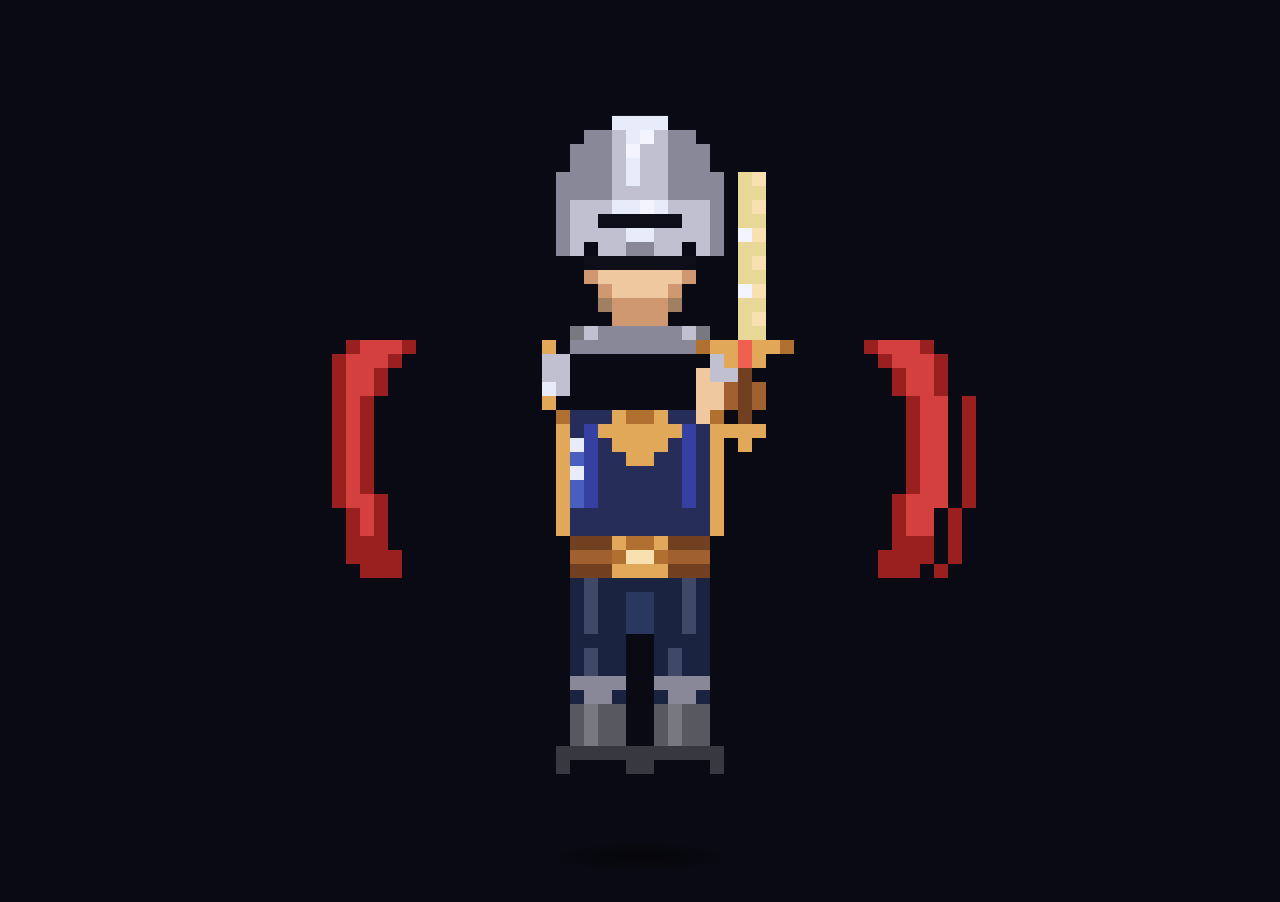
<file: rpg-character.html>
<!DOCTYPE html>
<html lang="zh-CN">
<head>
<meta charset="UTF-8">
<meta name="viewport" content="width=device-width, initial-scale=1.0">
<title>埃里克 · 像素勇者</title>
<style>
*, *::before, *::after { margin: 0; padding: 0; box-sizing: border-box; }
html, body { height: 100%; background: #0a0a14; overflow: hidden; }

.scene {
  display: flex;
  align-items: center;
  justify-content: center;
  height: 100vh;
}

.character-canvas {
  display: block;
  image-rendering: pixelated;
}

.character-shadow {
  position: absolute;
  bottom: calc(50% - 420px);
  left: 50%;
  transform: translateX(-50%);
  width: 180px;
  height: 30px;
  background: radial-gradient(ellipse, rgba(0,0,0,0.5) 0%, rgba(0,0,0,0.2) 50%, transparent 70%);
  border-radius: 50%;
  transition: transform 0.3s ease-out;
}
</style>
</head>
<body>

<div class="scene">
  <canvas class="character-canvas" id="charCanvas" width="48" height="48"></canvas>
  <div class="character-shadow" id="charShadow"></div>
</div>

<script>
// 48x48 pixel character - Erik the Brave
const PALETTE = {
  0:  'transparent',
  1:  '#0d0e18',
  2:  '#1a1e38',
  3:  '#252d58',
  4:  '#3540a0',
  5:  '#4a5ec0',
  6:  '#c0c0d0',
  7:  '#888898',
  8:  '#e8ecf8',
  9:  '#f4f4ff',
  10: '#d44040',
  11: '#9a2020',
  12: '#f06050',
  13: '#a06030',
  14: '#704020',
  15: '#e0a858',
  16: '#b07030',
  17: '#f0c8a0',
  18: '#d09870',
  19: '#a08060',
  20: '#f8e0b0',
  21: '#e8d898',
  22: '#b8b0a0',
  23: '#1a2440',
  24: '#2a3860',
  25: '#404868',
  26: '#585860',
  27: '#383840',
  28: '#787880',
};

const SIZE = 48;
const W = SIZE, H = SIZE;

// Layer 1: Cape (behind body)
const capePixels = Array.from({length: H}, () => Array(W).fill(0));
// Cape starts from shoulders down
const capeShape = [
  // row, col_start, col_end, primary_color, secondary_color
  [16, 3,7, 10,11],  [16, 40,44, 10,11],
  [17, 2,6, 10,11],  [17, 41,45, 10,11],
  [18, 2,5, 10,11],  [18, 42,45, 10,11],
  [19, 2,5, 10,11],  [19, 42,45, 10,11],
  [20, 1,4, 10,11],  [20, 43,46, 10,11],
  [21, 1,4, 10,11],  [21, 43,46, 10,11],
  [22, 1,4, 10,11],  [22, 43,46, 10,11],
  [23, 1,4, 10,11],  [23, 43,46, 10,11],
  [24, 1,4, 10,11],  [24, 43,46, 10,11],
  [25, 1,4, 10,11],  [25, 43,46, 10,11],
  [26, 1,4, 10,11],  [26, 43,46, 10,11],
  [27, 1,5, 10,11],  [27, 42,46, 10,11],
  [28, 2,5, 10,11],  [28, 42,45, 10,11],
  [29, 2,5, 10,11],  [29, 42,45, 10,11],
  [30, 2,5, 11,0],   [30, 42,45, 11,0],
  [31, 2,6, 11,0],   [31, 41,45, 11,0],
  [32, 3,6, 11,0],   [32, 41,44, 11,0],
];
for (const [row, cs, ce, c1, c2] of capeShape) {
  for (let x = cs; x <= ce; x++) {
    capePixels[row][x] = (x === cs || x === ce) ? (c2 || c1) : c1;
  }
}

// Layer 2: Body
const bodyPixels = Array.from({length: H}, () => Array(W).fill(0));

function fillRect(layer, x1, y1, x2, y2, color) {
  for (let y = y1; y <= y2; y++)
    for (let x = x1; x <= x2; x++)
      if (y >= 0 && y < H && x >= 0 && x < W) layer[y][x] = color;
}

function setPixel(layer, x, y, color) {
  if (y >= 0 && y < H && x >= 0 && x < W) layer[y][x] = color;
}

// --- Helmet (rows 0-9) ---
// Helmet crest
fillRect(bodyPixels, 22, 0, 25, 0, 8);
setPixel(bodyPixels, 21, 1, 8); setPixel(bodyPixels, 26, 1, 8);
fillRect(bodyPixels, 23, 1, 24, 1, 9);
// Helmet dome
for (let y = 1; y <= 5; y++) {
  const left = 20 - y*0.5, right = 27 + y*0.5;
  for (let x = Math.ceil(left); x <= Math.floor(right); x++) {
    setPixel(bodyPixels, x, y, x <= 21 || x >= 26 ? 7 : 6);
  }
}
// Helmet highlight
for (let y = 1; y <= 4; y++) setPixel(bodyPixels, 23, y, 8);
setPixel(bodyPixels, 23, 2, 9); setPixel(bodyPixels, 24, 1, 9);
// Helmet sides
for (let y = 5; y <= 9; y++) {
  setPixel(bodyPixels, 18, y, 7); setPixel(bodyPixels, 29, y, 7);
}
for (let y = 6; y <= 9; y++) {
  setPixel(bodyPixels, 19, y, 6); setPixel(bodyPixels, 28, y, 6);
}
// Helmet front plate
fillRect(bodyPixels, 20, 6, 27, 8, 6);
fillRect(bodyPixels, 21, 9, 26, 9, 6);
// Helmet visor slit (dark)
fillRect(bodyPixels, 21, 7, 26, 7, 1);
// Visor highlight
setPixel(bodyPixels, 22, 6, 8); setPixel(bodyPixels, 23, 6, 8);
setPixel(bodyPixels, 24, 6, 9); setPixel(bodyPixels, 25, 6, 8);
// Nose guard
fillRect(bodyPixels, 23, 8, 24, 9, 7);
setPixel(bodyPixels, 23, 8, 8); setPixel(bodyPixels, 24, 8, 8);
// Chin guard
fillRect(bodyPixels, 21, 10, 26, 10, 6);
setPixel(bodyPixels, 22, 10, 7); setPixel(bodyPixels, 25, 10, 7);

// --- Face (partially visible under helmet, rows 10-12) ---
fillRect(bodyPixels, 20, 10, 27, 10, 1); // dark under helmet
fillRect(bodyPixels, 20, 11, 27, 11, 17); // skin face
fillRect(bodyPixels, 21, 12, 26, 12, 17);
setPixel(bodyPixels, 20, 11, 18); setPixel(bodyPixels, 27, 11, 18); // shadow
setPixel(bodyPixels, 21, 12, 18); setPixel(bodyPixels, 26, 12, 18);
// Eyes
setPixel(bodyPixels, 22, 10, 1); setPixel(bodyPixels, 23, 10, 1); // under visor
setPixel(bodyPixels, 24, 10, 1); setPixel(bodyPixels, 25, 10, 1);

// --- Neck (rows 13-14) ---
fillRect(bodyPixels, 21, 13, 26, 13, 18);
fillRect(bodyPixels, 22, 14, 25, 14, 18);
setPixel(bodyPixels, 21, 13, 19); setPixel(bodyPixels, 26, 13, 19);

// --- Collar / Gorget (rows 15-16) ---
fillRect(bodyPixels, 20, 15, 27, 15, 7);
fillRect(bodyPixels, 19, 16, 28, 16, 7);
setPixel(bodyPixels, 19, 15, 28); setPixel(bodyPixels, 28, 15, 28);
fillRect(bodyPixels, 20, 15, 20, 15, 6); fillRect(bodyPixels, 27, 15, 27, 15, 6);

// --- Shoulder pauldrons (rows 16-19) ---
for (let y = 17; y <= 20; y++) {
  setPixel(bodyPixels, 17, y, 7); setPixel(bodyPixels, 30, y, 7);
}
fillRect(bodyPixels, 17, 17, 18, 19, 6);
fillRect(bodyPixels, 29, 17, 30, 19, 6);
setPixel(bodyPixels, 17, 20, 6); setPixel(bodyPixels, 30, 20, 6);
// Pauldron gold trim
setPixel(bodyPixels, 17, 16, 15); setPixel(bodyPixels, 30, 16, 15);
setPixel(bodyPixels, 17, 20, 15); setPixel(bodyPixels, 30, 20, 15);
setPixel(bodyPixels, 17, 19, 8); setPixel(bodyPixels, 30, 19, 8); // highlight

// --- Upper chest (rows 20-24) ---
// Armor blue base
for (let y = 21; y <= 28; y++) {
  for (let x = 18; x <= 29; x++) {
    if ((y === 21 && (x < 19 || x > 28)) || (y === 22 && (x <= 18 || x >= 29))) continue;
    setPixel(bodyPixels, x, y, 3);
  }
}
// Armor center gold emblem
fillRect(bodyPixels, 22, 21, 25, 21, 15);
fillRect(bodyPixels, 21, 22, 26, 22, 15);
fillRect(bodyPixels, 22, 23, 25, 23, 15);
setPixel(bodyPixels, 23, 24, 15); setPixel(bodyPixels, 24, 24, 15);
setPixel(bodyPixels, 23, 21, 16); setPixel(bodyPixels, 24, 21, 16); // gold shadow
// Armor highlight
for (let y = 23; y <= 28; y++) setPixel(bodyPixels, 19, y, 5);
setPixel(bodyPixels, 19, 23, 8); setPixel(bodyPixels, 19, 25, 8);
// Chest plate definition
fillRect(bodyPixels, 20, 22, 20, 27, 4);
fillRect(bodyPixels, 27, 22, 27, 27, 4);
// Armor sides
for (let y = 22; y <= 27; y++) {
  setPixel(bodyPixels, 18, y, 2);
  setPixel(bodyPixels, 29, y, 2);
}
// Gold trim on armor edges
for (let y = 21; y <= 28; y++) {
  setPixel(bodyPixels, 18, y, y === 21 || y === 28 ? 16 : 15);
  setPixel(bodyPixels, 29, y, y === 21 || y === 28 ? 16 : 15);
}

// Lower chest (rows 28-29)
fillRect(bodyPixels, 19, 28, 28, 29, 3);
fillRect(bodyPixels, 18, 28, 18, 29, 15);
fillRect(bodyPixels, 29, 28, 29, 29, 15);

// --- Belt (rows 30-32) ---
fillRect(bodyPixels, 19, 30, 28, 30, 14);
fillRect(bodyPixels, 19, 31, 28, 31, 13);
fillRect(bodyPixels, 19, 32, 28, 32, 14);
// Belt buckle
fillRect(bodyPixels, 22, 30, 25, 32, 15);
fillRect(bodyPixels, 23, 31, 24, 31, 20);
setPixel(bodyPixels, 23, 30, 16); setPixel(bodyPixels, 24, 30, 16);
setPixel(bodyPixels, 22, 31, 16); setPixel(bodyPixels, 25, 31, 16);

// --- Upper legs / tunic (rows 33-36) ---
for (let y = 33; y <= 36; y++) {
  for (let x = 19; x <= 28; x++) {
    setPixel(bodyPixels, x, y, x < 24 ? 23 : 23);
  }
}
// Tunic split / leg separation
for (let y = 34; y <= 36; y++) {
  setPixel(bodyPixels, 23, y, 24); setPixel(bodyPixels, 24, y, 24);
}
// Tunic highlight
for (let y = 33; y <= 36; y++) {
  setPixel(bodyPixels, 20, y, 25);
  setPixel(bodyPixels, 27, y, 25);
}

// --- Legs / pants (rows 37-40) ---
for (let y = 37; y <= 41; y++) {
  for (let x = 19; x <= 22; x++) setPixel(bodyPixels, x, y, 23);
  for (let x = 25; x <= 28; x++) setPixel(bodyPixels, x, y, 23);
}
for (let y = 38; y <= 41; y++) {
  setPixel(bodyPixels, 20, y, 25); setPixel(bodyPixels, 26, y, 25);
}

// --- Knee guards (rows 40-41) ---
fillRect(bodyPixels, 19, 40, 22, 40, 7);
fillRect(bodyPixels, 25, 40, 28, 40, 7);
setPixel(bodyPixels, 20, 41, 7); setPixel(bodyPixels, 21, 41, 7);
setPixel(bodyPixels, 26, 41, 7); setPixel(bodyPixels, 27, 41, 7);

// --- Boots (rows 42-45) ---
for (let y = 42; y <= 45; y++) {
  for (let x = 19; x <= 22; x++) setPixel(bodyPixels, x, y, 26);
  for (let x = 25; x <= 28; x++) setPixel(bodyPixels, x, y, 26);
}
// Boot highlights
for (let y = 42; y <= 44; y++) {
  setPixel(bodyPixels, 20, y, 28); setPixel(bodyPixels, 26, y, 28);
}
// Boot soles
fillRect(bodyPixels, 18, 45, 23, 45, 27);
fillRect(bodyPixels, 24, 45, 29, 45, 27);
setPixel(bodyPixels, 18, 46, 27); setPixel(bodyPixels, 23, 46, 27);
setPixel(bodyPixels, 24, 46, 27); setPixel(bodyPixels, 29, 46, 27);

// Layer 3: Sword (right side)
const swordPixels = Array.from({length: H}, () => Array(W).fill(0));

// Sword blade (rises up from hand at row ~22, goes up to row ~4)
for (let y = 4; y <= 16; y++) {
  setPixel(swordPixels, 31, y, 21);
  setPixel(swordPixels, 32, y, y % 2 === 0 ? 20 : 21);
}
// Blade center highlight
for (let y = 5; y <= 14; y++) {
  setPixel(swordPixels, 31, y, y % 4 === 0 ? 9 : 21);
}
// Crossguard
fillRect(swordPixels, 29, 16, 33, 16, 15);
fillRect(swordPixels, 30, 17, 32, 17, 15);
setPixel(swordPixels, 28, 16, 16); setPixel(swordPixels, 34, 16, 16);
// Crossguard gem
setPixel(swordPixels, 31, 16, 12); setPixel(swordPixels, 31, 17, 12);
// Grip
fillRect(swordPixels, 31, 18, 31, 21, 14);
setPixel(swordPixels, 30, 19, 13); setPixel(swordPixels, 30, 20, 13);
setPixel(swordPixels, 32, 19, 13); setPixel(swordPixels, 32, 20, 13);
// Pommel
fillRect(swordPixels, 30, 22, 32, 22, 15);
setPixel(swordPixels, 31, 23, 15);

// Hand/arm holding sword
for (let y = 18; y <= 21; y++) {
  setPixel(bodyPixels, 28, y, 17); // skin
}
setPixel(bodyPixels, 29, 19, 17); setPixel(bodyPixels, 29, 20, 17);
setPixel(bodyPixels, 30, 19, 17); setPixel(bodyPixels, 30, 20, 17);

// Eyes data for blink
const eyes = [
  { x: 22, y: 10, c: 1 }, { x: 23, y: 10, c: 1 },
  { x: 24, y: 10, c: 1 }, { x: 25, y: 10, c: 1 },
];

// ============================================================
// RENDER
// ============================================================

const charCanvas = document.getElementById('charCanvas');
const charCtx = charCanvas.getContext('2d');
charCtx.imageSmoothingEnabled = false;

const offCanvas = document.createElement('canvas');
offCanvas.width = W;
offCanvas.height = H;
const offCtx = offCanvas.getContext('2d');

const SCALE = 14;

function resizeCharCanvas() {
  const size = W * SCALE;
  charCanvas.width = size;
  charCanvas.height = size;
  charCanvas.style.width = size + 'px';
  charCanvas.style.height = size + 'px';
}
resizeCharCanvas();

function drawLayer(ctx, layerData) {
  ctx.imageSmoothingEnabled = false;
  for (let y = 0; y < H; y++) {
    for (let x = 0; x < W; x++) {
      const c = layerData[y][x];
      if (c === 0) continue;
      ctx.fillStyle = PALETTE[c];
      ctx.fillRect(x, y, 1, 1);
    }
  }
}

// Anim state
let blinkTimer = 0, blinkDuration = 0, isBlinking = false;
const BLINK_MIN = 180, BLINK_MAX = 360, BLINK_FRAMES = 6;

let capeOffset = 0, capeDir = 1;
let glintTimer = 0, glintActive = false;
let breathOffset = 0, breathDir = 1;
let frameCount = 0;

function resetBlink() {
  blinkTimer = BLINK_MIN + Math.floor(Math.random() * (BLINK_MAX - BLINK_MIN));
}
resetBlink();

function renderCharacter() {
  offCtx.clearRect(0, 0, W, H);

  // Cape with flutter
  const capeCopy = capePixels.map(row => [...row]);
  if (capeOffset !== 0) {
    for (let y = 20; y < 35; y++) {
      const row = capeCopy[y];
      for (let x = 0; x < 6; x++) {
        if (row[x] === 10 || row[x] === 11) {
          const nx = x + capeOffset;
          if (nx >= 0 && nx < W) { row[nx] = row[x]; row[x] = 0; }
          break;
        }
      }
      for (let x = W - 1; x >= W - 8; x--) {
        if (row[x] === 10 || row[x] === 11) {
          const nx = x + capeOffset;
          if (nx >= 0 && nx < W) { row[nx] = row[x]; row[x] = 0; }
          break;
        }
      }
    }
  }
  drawLayer(offCtx, capeCopy);

  // Body
  drawLayer(offCtx, bodyPixels);

  // Sword
  drawLayer(offCtx, swordPixels);

  // Eyes blink
  if (!isBlinking || blinkDuration < BLINK_FRAMES / 2) {
    for (const eye of eyes) {
      offCtx.fillStyle = PALETTE[eye.c];
      offCtx.fillRect(eye.x, eye.y, 1, 1);
    }
  }

  // Sword glint
  if (glintActive) {
    for (let y = 5; y < 15; y++) {
      if (swordPixels[y][31] === 21 || swordPixels[y][31] === 9) {
        offCtx.fillStyle = '#ffffff';
        offCtx.fillRect(31, y, 1, 1);
        break;
      }
    }
  }

  // Scale up
  charCtx.clearRect(0, 0, charCanvas.width, charCanvas.height);
  charCtx.imageSmoothingEnabled = false;
  charCtx.drawImage(offCanvas, 0, 0, W, H, 0, 0, charCanvas.width, charCanvas.height);
}

// ============================================================
// LOOP
// ============================================================

const scene = document.querySelector('.scene');
const shadow = document.getElementById('charShadow');

function animate() {
  frameCount++;

  // Breathing
  breathOffset += 0.03 * breathDir;
  if (breathOffset > 2) breathDir = -1;
  if (breathOffset < -2) breathDir = 1;

  // Blink
  if (!isBlinking) {
    blinkTimer--;
    if (blinkTimer <= 0) { isBlinking = true; blinkDuration = 0; }
  } else {
    blinkDuration++;
    if (blinkDuration >= BLINK_FRAMES) { isBlinking = false; resetBlink(); }
  }

  // Cape flutter
  if (frameCount % 8 === 0) {
    capeOffset += capeDir;
    if (capeOffset > 2 || capeOffset < -2) capeDir *= -1;
    if (Math.random() < 0.3) capeOffset = 0;
  }

  // Sword glint
  glintTimer--;
  if (glintTimer <= 0) {
    glintActive = !glintActive;
    glintTimer = glintActive ? 10 : 80 + Math.floor(Math.random() * 200);
  }

  scene.style.transform = `translateY(${breathOffset}px)`;
  shadow.style.transform = `translateX(-50%) scaleX(${1 + breathOffset * 0.02})`;

  renderCharacter();
  requestAnimationFrame(animate);
}

animate();
</script>
</body>
</html>
</file>
<file: assets/app.css>
/* 工坊 · 共享设计系统 — Carbon Frost (Centered Device Cascade) -------------- */
:root{
  --ink:#1A1A1A; --ink-2:#666666; --ink-3:#9A9A9A;
  --bg:#ffffff; --card:#ffffff; --soft:#FAFAFA; --line:#ECECEC;
  --accent:#4A9FD8; --accent-2:#3E8CC4; --accent-soft:#EAF4FB; --accent-txt:#2E7DB0;
  --green:#4C8C5A; --green-soft:#EAF5EC;
  --amber:#B07A1E; --amber-soft:#FBF1E0;
  --red:#C0584C;   --red-soft:#FBECEA;
  --blue:#2E7DB0;  --blue-soft:#EAF4FB;
  --slate:#777777; --slate-soft:#F2F2F1;
  --radius:12px; --radius-sm:4px; --radius-pill:9999px;
  --shadow:0 1px 2px rgba(20,24,34,.04),0 4px 12px rgba(20,24,34,.05);
  --shadow-lg:0 4px 6px rgba(0,0,0,.03),0 18px 42px rgba(0,0,0,.09);
  --sans:ui-sans-serif,-apple-system,BlinkMacSystemFont,"Segoe UI","PingFang SC","Microsoft YaHei","Source Han Sans SC",sans-serif;
  --mono:ui-monospace,"SF Mono","JetBrains Mono","Menlo",monospace;
}
*{box-sizing:border-box}
html,body{margin:0;padding:0}
body{font-family:var(--sans);color:var(--ink);background:var(--bg);-webkit-font-smoothing:antialiased;line-height:1.6}
a{color:inherit;text-decoration:none}
.wrap{max-width:1180px;margin:0 auto;padding:0 24px}

/* 顶栏 */
.topbar{position:sticky;top:0;z-index:50;background:rgba(255,255,255,.82);backdrop-filter:saturate(1.4) blur(12px);border-bottom:1px solid var(--line)}
.topbar .wrap{display:flex;align-items:center;gap:16px;height:62px}
.brand{display:flex;align-items:center;gap:8px;font-weight:600;white-space:nowrap}
.brand .mark{color:var(--accent);font-size:16px}
.brand .name{font-size:17px;color:var(--ink)}
.topbar .spacer{flex:1}
.topbar a.nav{color:var(--ink-2);font-size:14px;padding:6px 10px;border-radius:8px}
.topbar a.nav:hover{color:var(--ink)}

/* 按钮 — 胶囊 */
.btn{display:inline-flex;align-items:center;gap:8px;border:0;cursor:pointer;font-weight:600;font-size:14px;padding:11px 20px;border-radius:var(--radius-pill);background:var(--accent);color:#fff;transition:background .18s ease,transform .12s ease,box-shadow .2s}
.btn:hover{background:var(--accent-2);transform:translateY(-1px);box-shadow:0 6px 18px rgba(74,159,216,.30)}
.btn.ghost{background:transparent;color:var(--ink-2);border:1px solid var(--line)}
.btn.ghost:hover{background:var(--soft);color:var(--ink);box-shadow:none}
.btn.sm{padding:8px 16px;font-size:14px}

/* chips */
.chip{display:inline-flex;align-items:center;gap:5px;font-size:12px;font-weight:600;padding:3px 9px;border-radius:var(--radius-pill);line-height:1.4}
.chip.green{background:var(--green-soft);color:var(--green)}
.chip.amber{background:var(--amber-soft);color:var(--amber)}
.chip.red{background:var(--red-soft);color:var(--red)}
.chip.blue{background:var(--blue-soft);color:var(--blue)}
.chip.slate{background:var(--slate-soft);color:var(--slate)}

/* footer */
.foot{color:var(--ink-3);font-size:13px;text-align:center;padding:48px 0 60px;border-top:1px solid var(--line);margin-top:60px}
</file>
